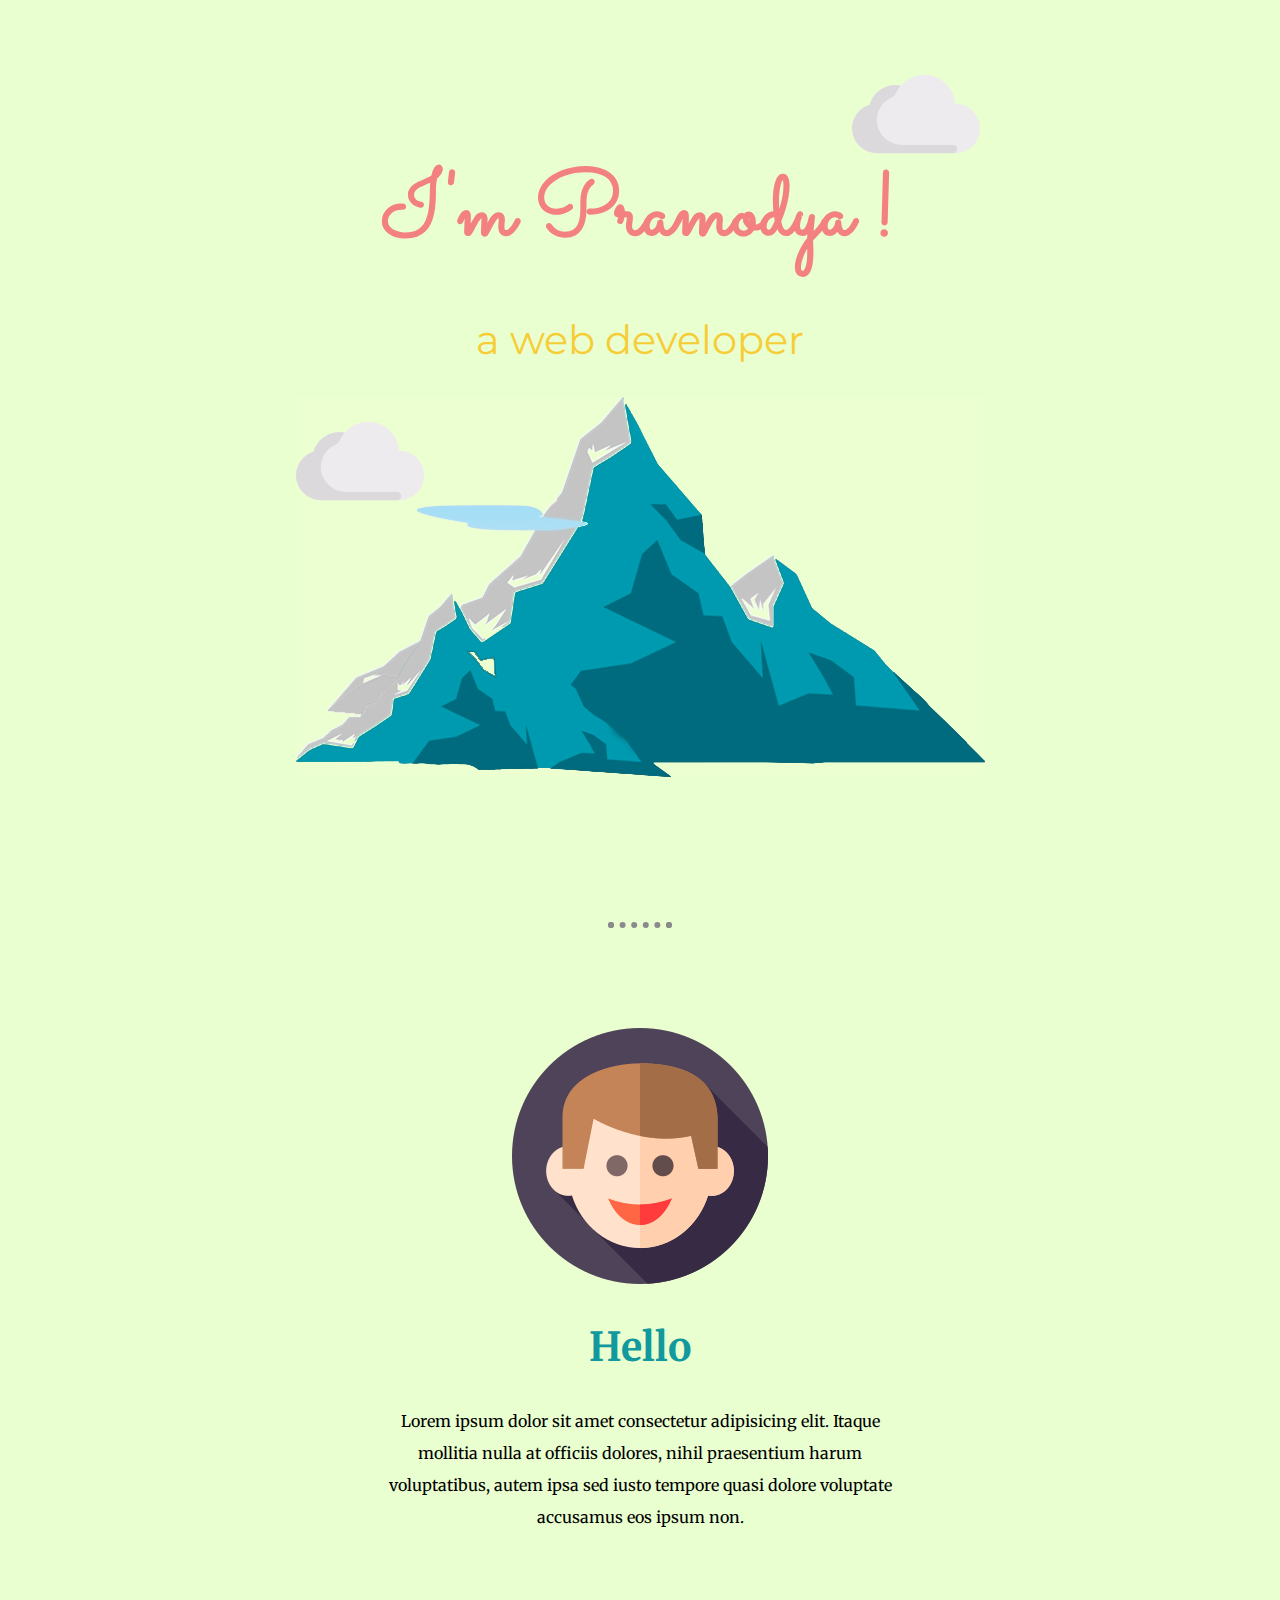
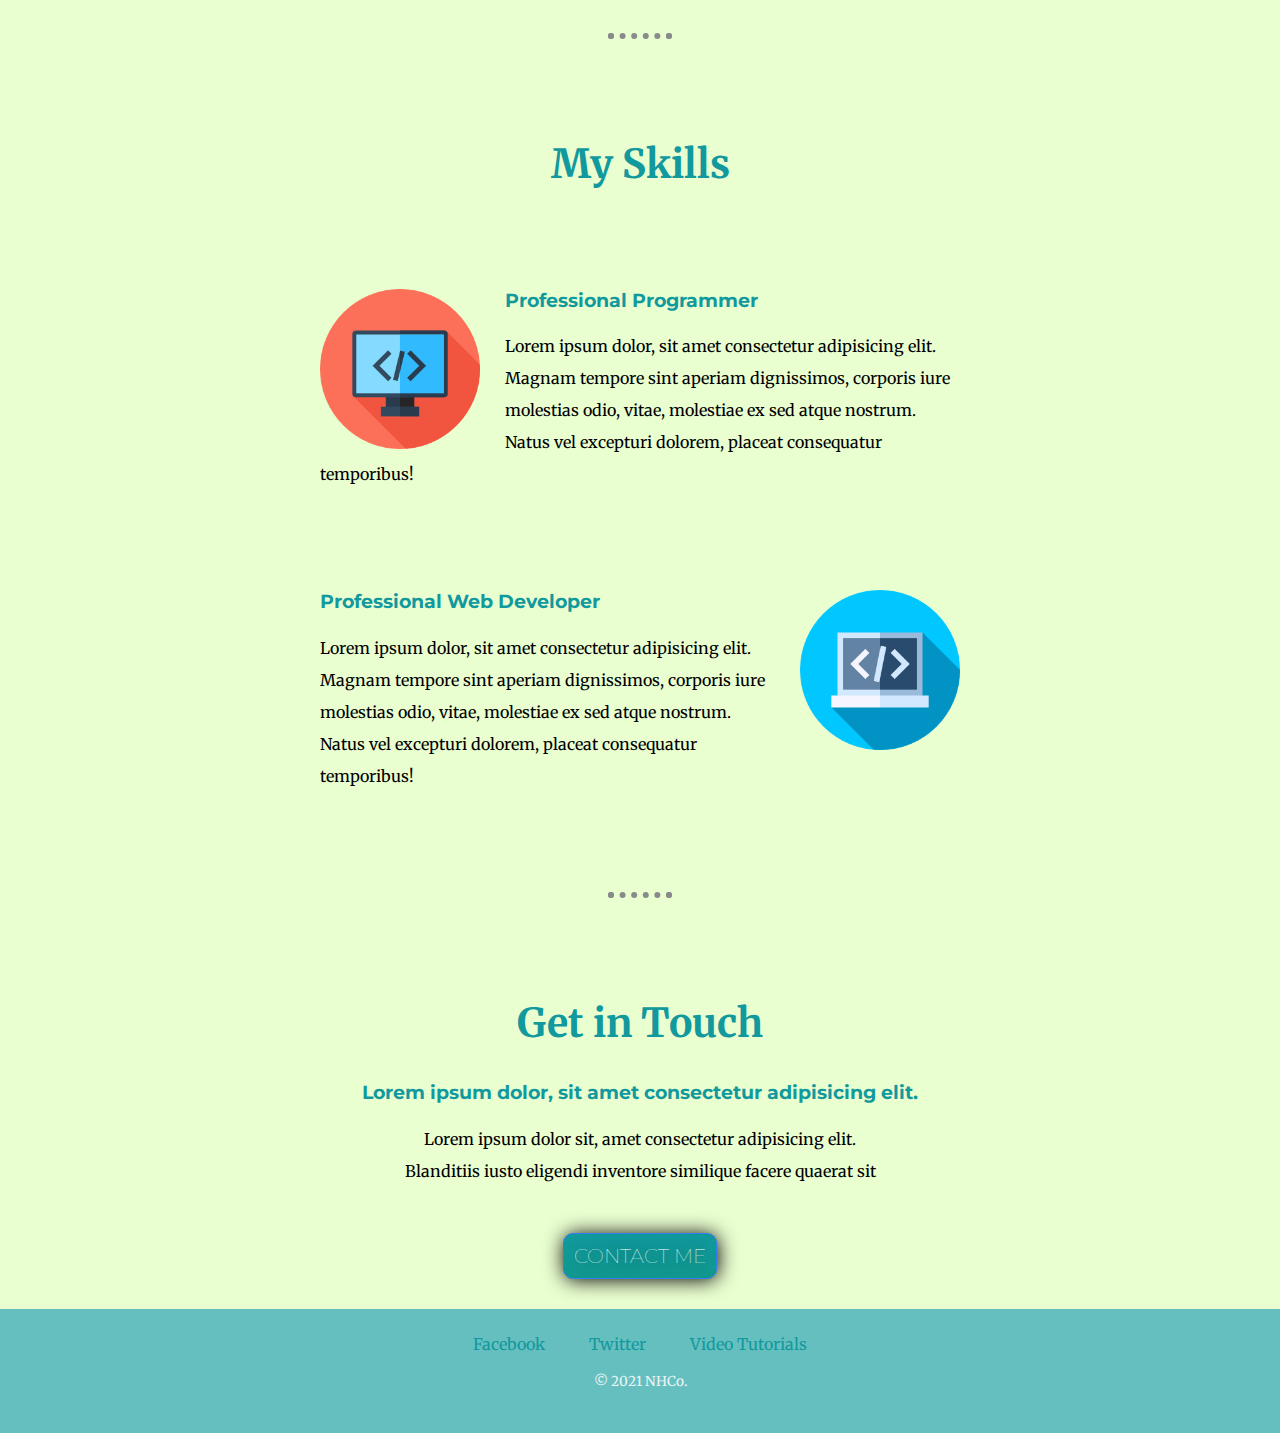
<file: index.html>
<!DOCTYPE html>
<html lang="en">
<head>
    <meta charset="UTF-8">
    <meta http-equiv="X-UA-Compatible" content="IE=edge">
    <meta name="viewport" content="width=device-width, initial-scale=1.0">
    <title>Index Page</title>    
    <link rel="icon" href="favicon.ico" type="image/x-icon">
    <link rel="preconnect" href="https://fonts.gstatic.com">
    <link href="https://fonts.googleapis.com/css2?family=Merriweather:wght@400;700&family=Montserrat:wght@400;500&family=Sacramento&display=swap" rel="stylesheet">
    <link rel="stylesheet" href="css/style.css">
</head>
<body >
    <div class="top">
        <img class="tp-cloud" src="images/cloud.png" alt="cloud image" >
        <h1>I'm Pramodya !</h1>
        <h2 class="intro">a web developer</h2>
        <img class="bt-cloud" src="images/cloud.png" alt="cloud image">
        <img class="mount" src="images/mount3.png" alt="mountains image">
    </div>
    <br><br><hr>
    <div class="mc">
        <div class="profile">
            <img src="images/face.png" alt="face" >
            <h2>Hello</h2>
            <p class="intro-pr">Lorem ipsum dolor sit amet consectetur adipisicing elit. Itaque mollitia nulla at officiis dolores, nihil praesentium harum voluptatibus, autem ipsa sed iusto tempore quasi dolore voluptate accusamus eos ipsum non.</p>
        </div>
        <hr>
        <div class="skills">
            <h2>My Skills</h2>
            <div class="skill-raw">
                <img class="proimg" src="images/pro.png" alt="skills">
                <h3>Professional Programmer</h3>
                <p>Lorem ipsum dolor, sit amet consectetur adipisicing elit. Magnam tempore sint aperiam dignissimos, corporis iure molestias odio, vitae, molestiae ex sed atque nostrum. Natus vel excepturi dolorem, placeat consequatur temporibus!</p>
            </div>
            <div class="skill-raw">
                <img class="webimg" src="images/web.png" alt="">
                <h3>Professional Web Developer</h3>
                <p>Lorem ipsum dolor, sit amet consectetur adipisicing elit. Magnam tempore sint aperiam dignissimos, corporis iure molestias odio, vitae, molestiae ex sed atque nostrum. Natus vel excepturi dolorem, placeat consequatur temporibus!</p>
            </div>
        </div>
        <hr>
        <div class="contact-me">
            <h2>Get in Touch</h2>
            <h3>Lorem ipsum dolor, sit amet consectetur adipisicing elit.</h3>
            <p>Lorem ipsum dolor sit, amet consectetur adipisicing elit.<br>
                 Blanditiis iusto eligendi inventore similique facere quaerat sit</p>
            <a class="btn" href="mailto:pramodyar@nh-co.lk">CONTACT ME</a>
        </div>
    </div>
    <div class="bc">
            <a class="footer-link" href="">Facebook</a>
            <a class="footer-link" href="">Twitter</a>
            <a class="footer-link" href="vid-t.html">Video Tutorials</a>
            <p class="f-date">© 2021 NHCo.</p>
    </div>      
</body>
</html>
</file>
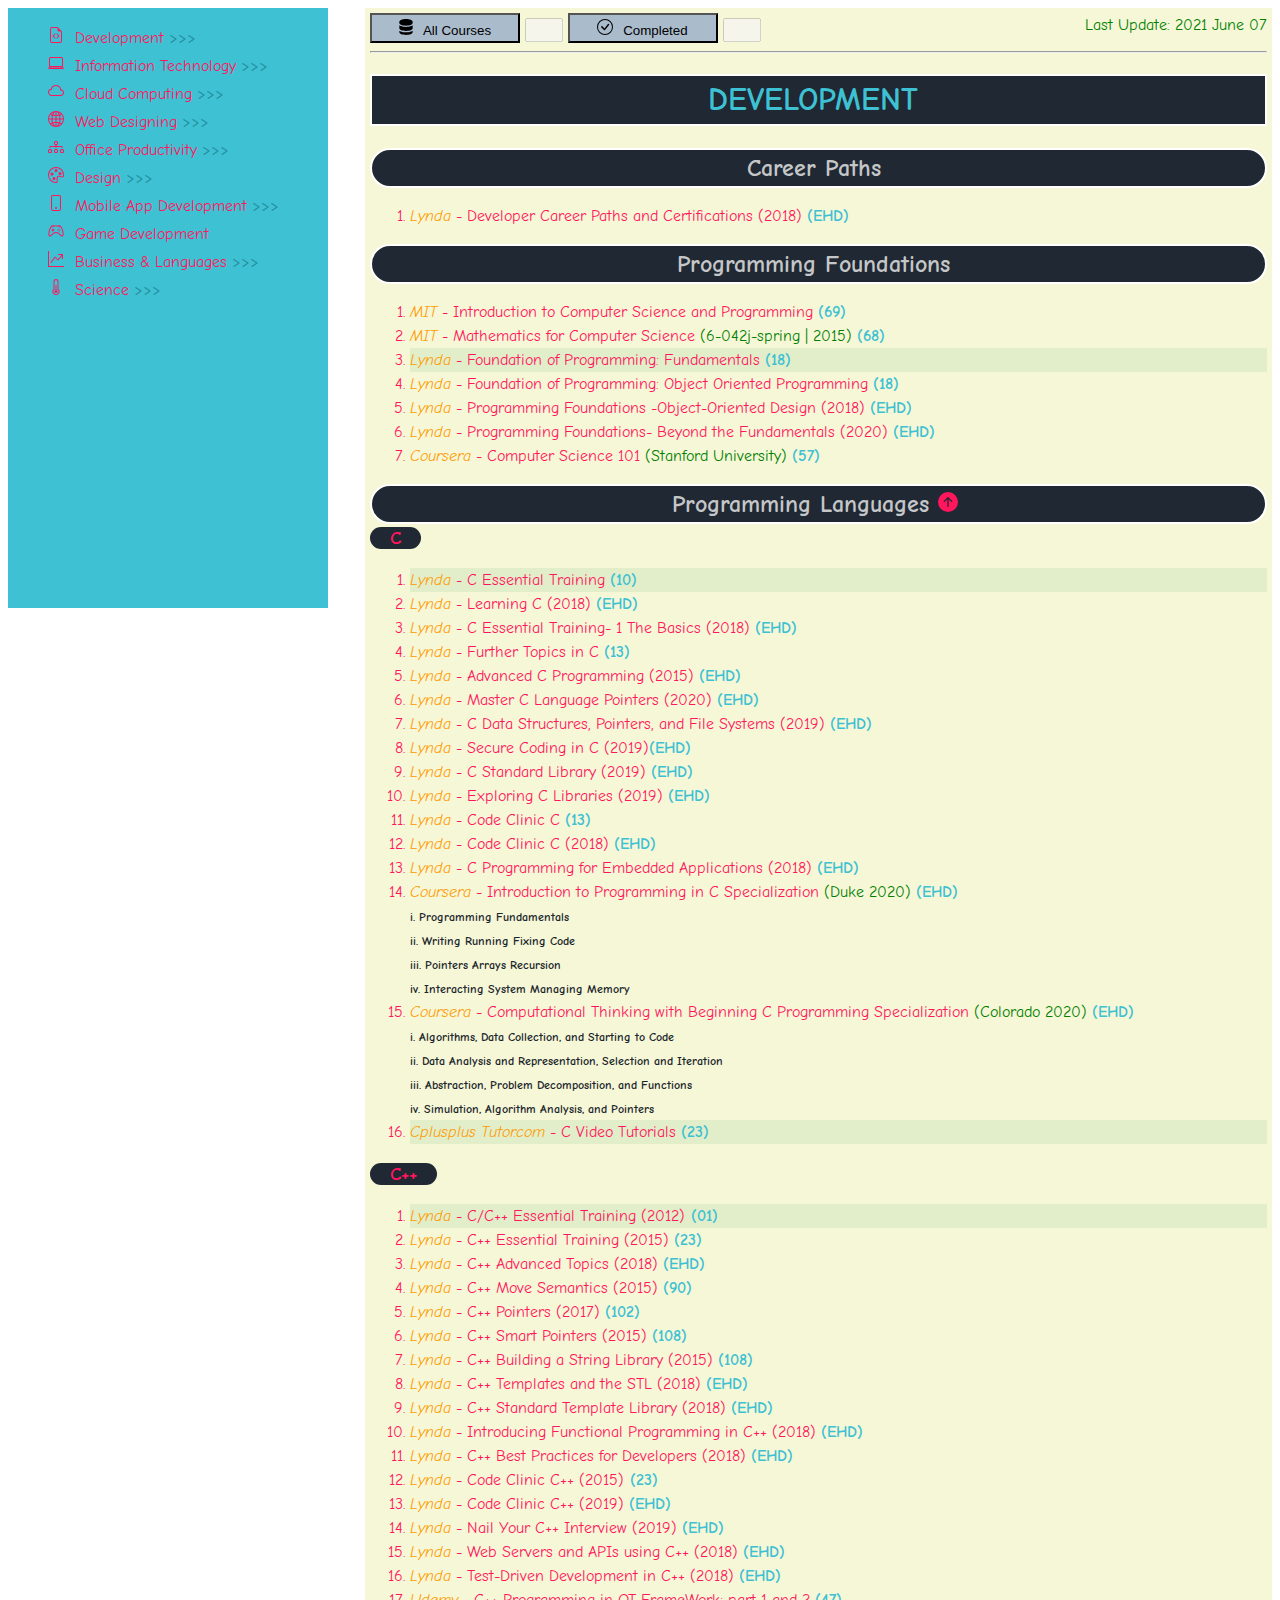
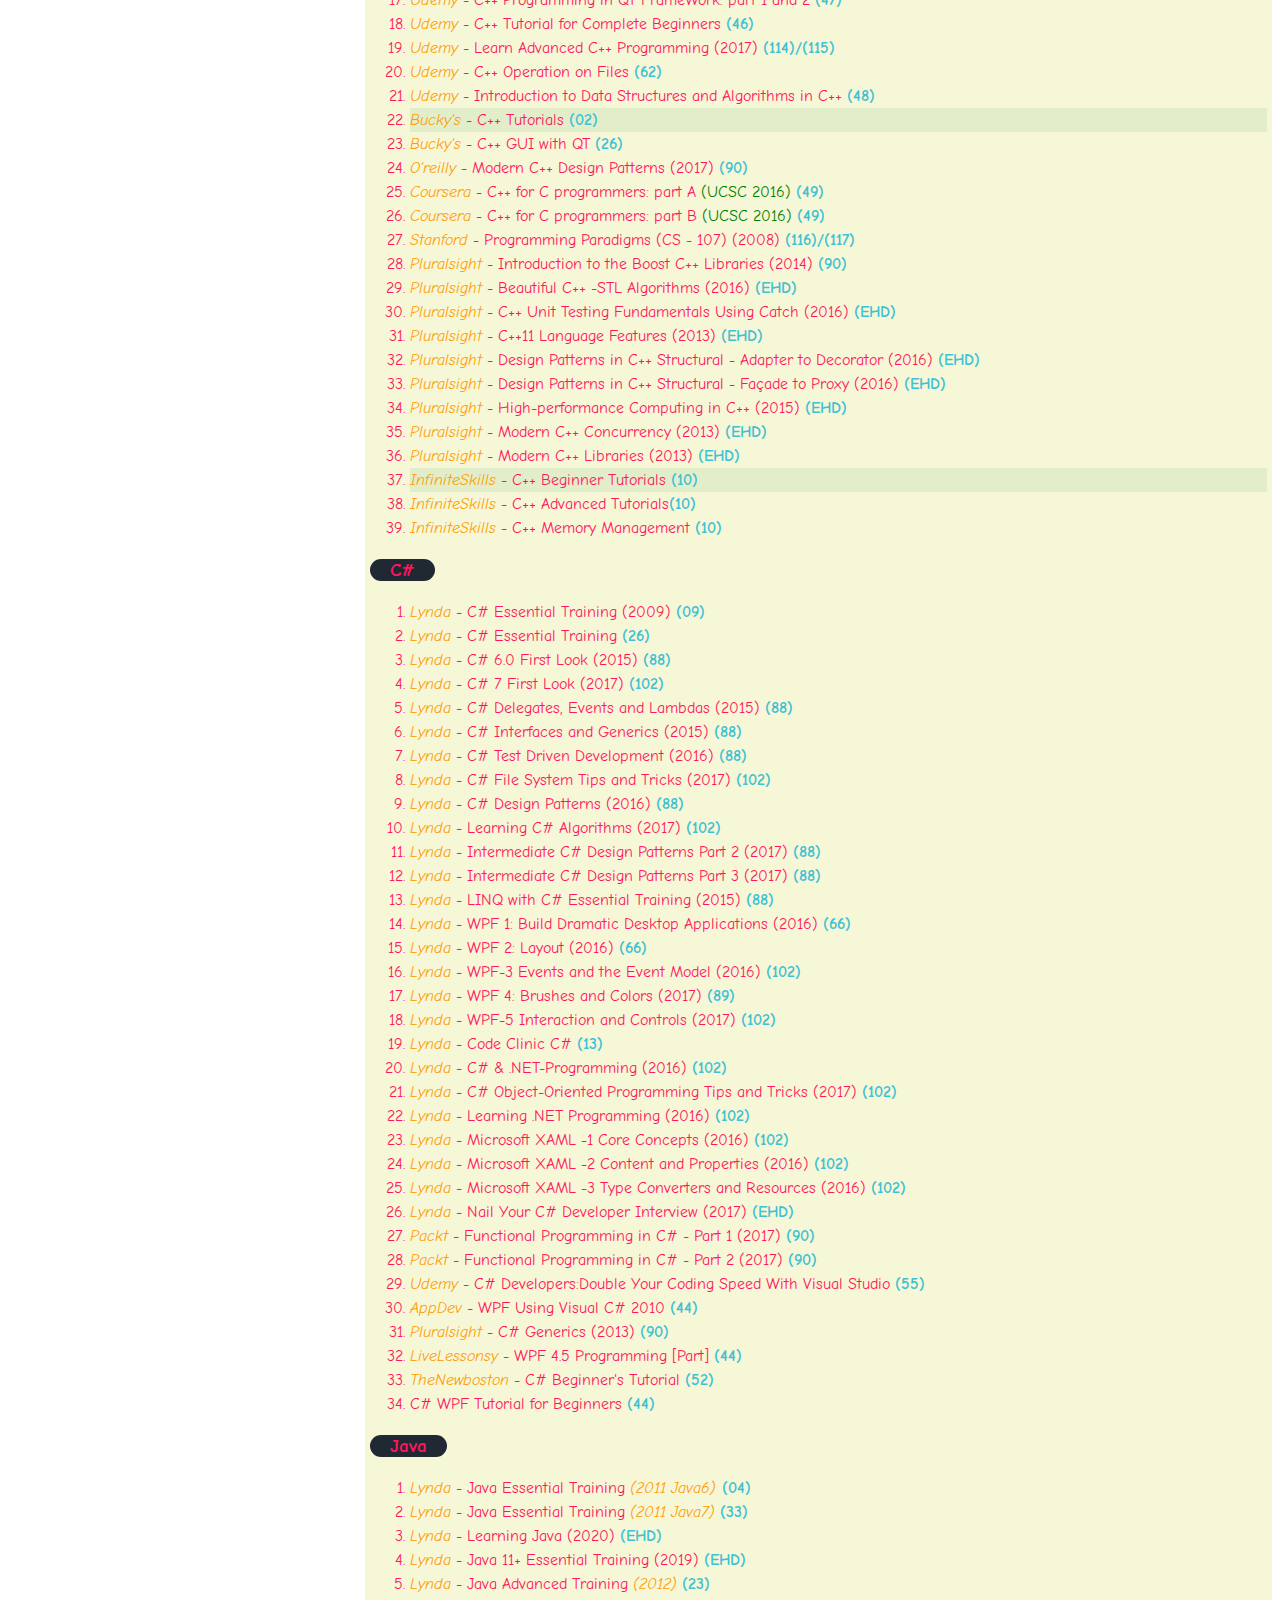
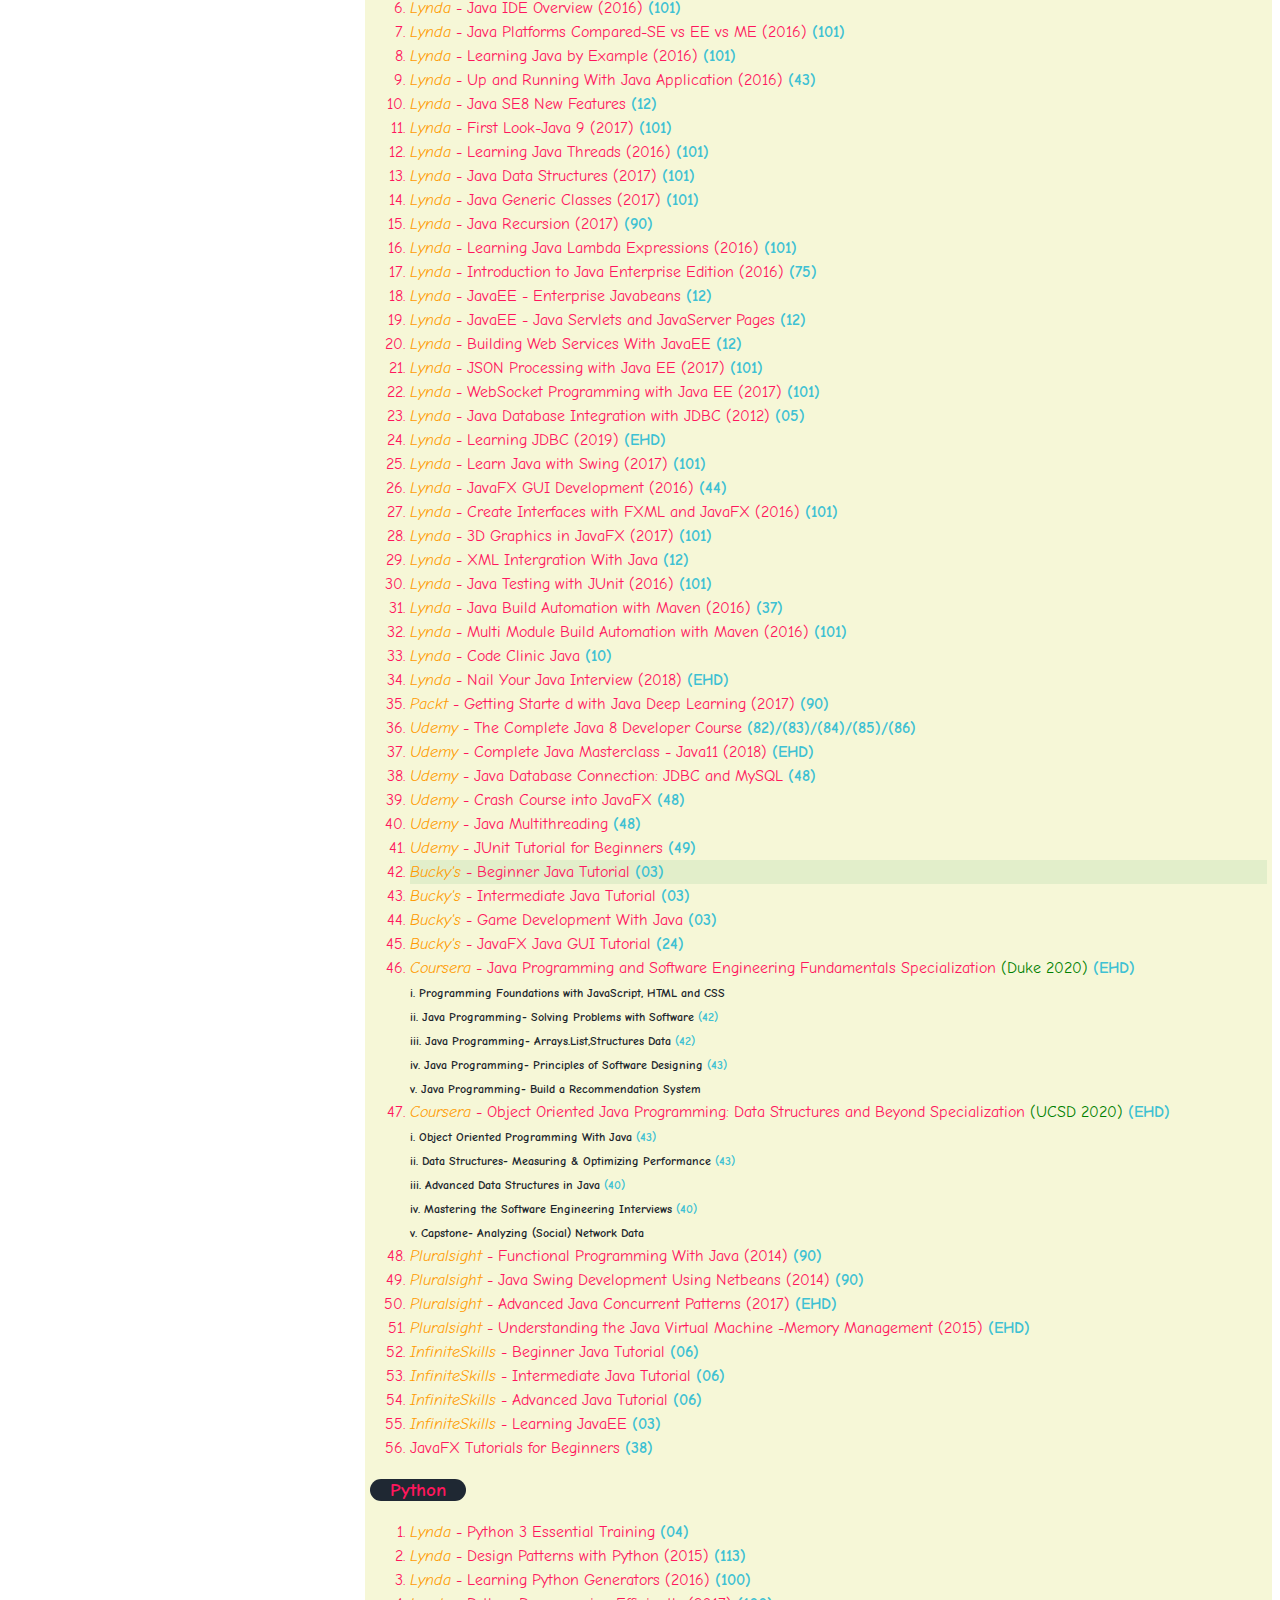
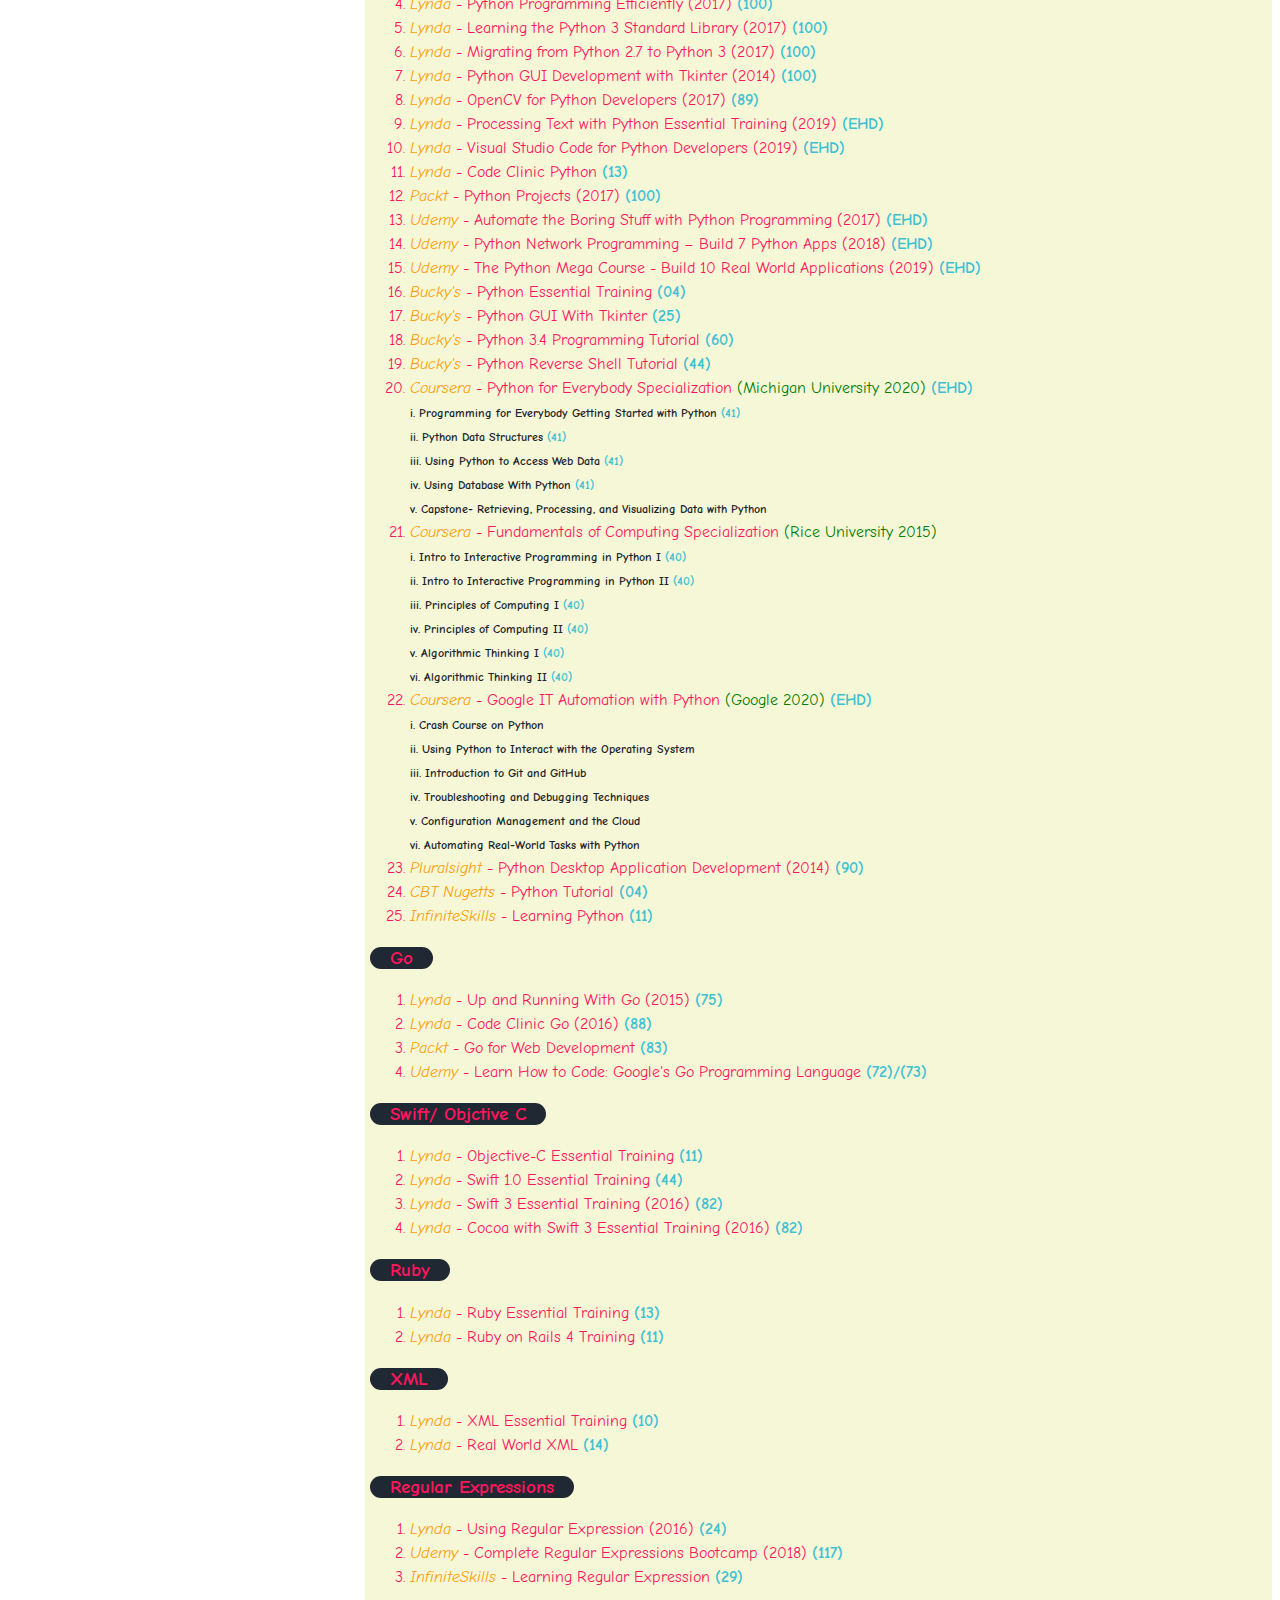
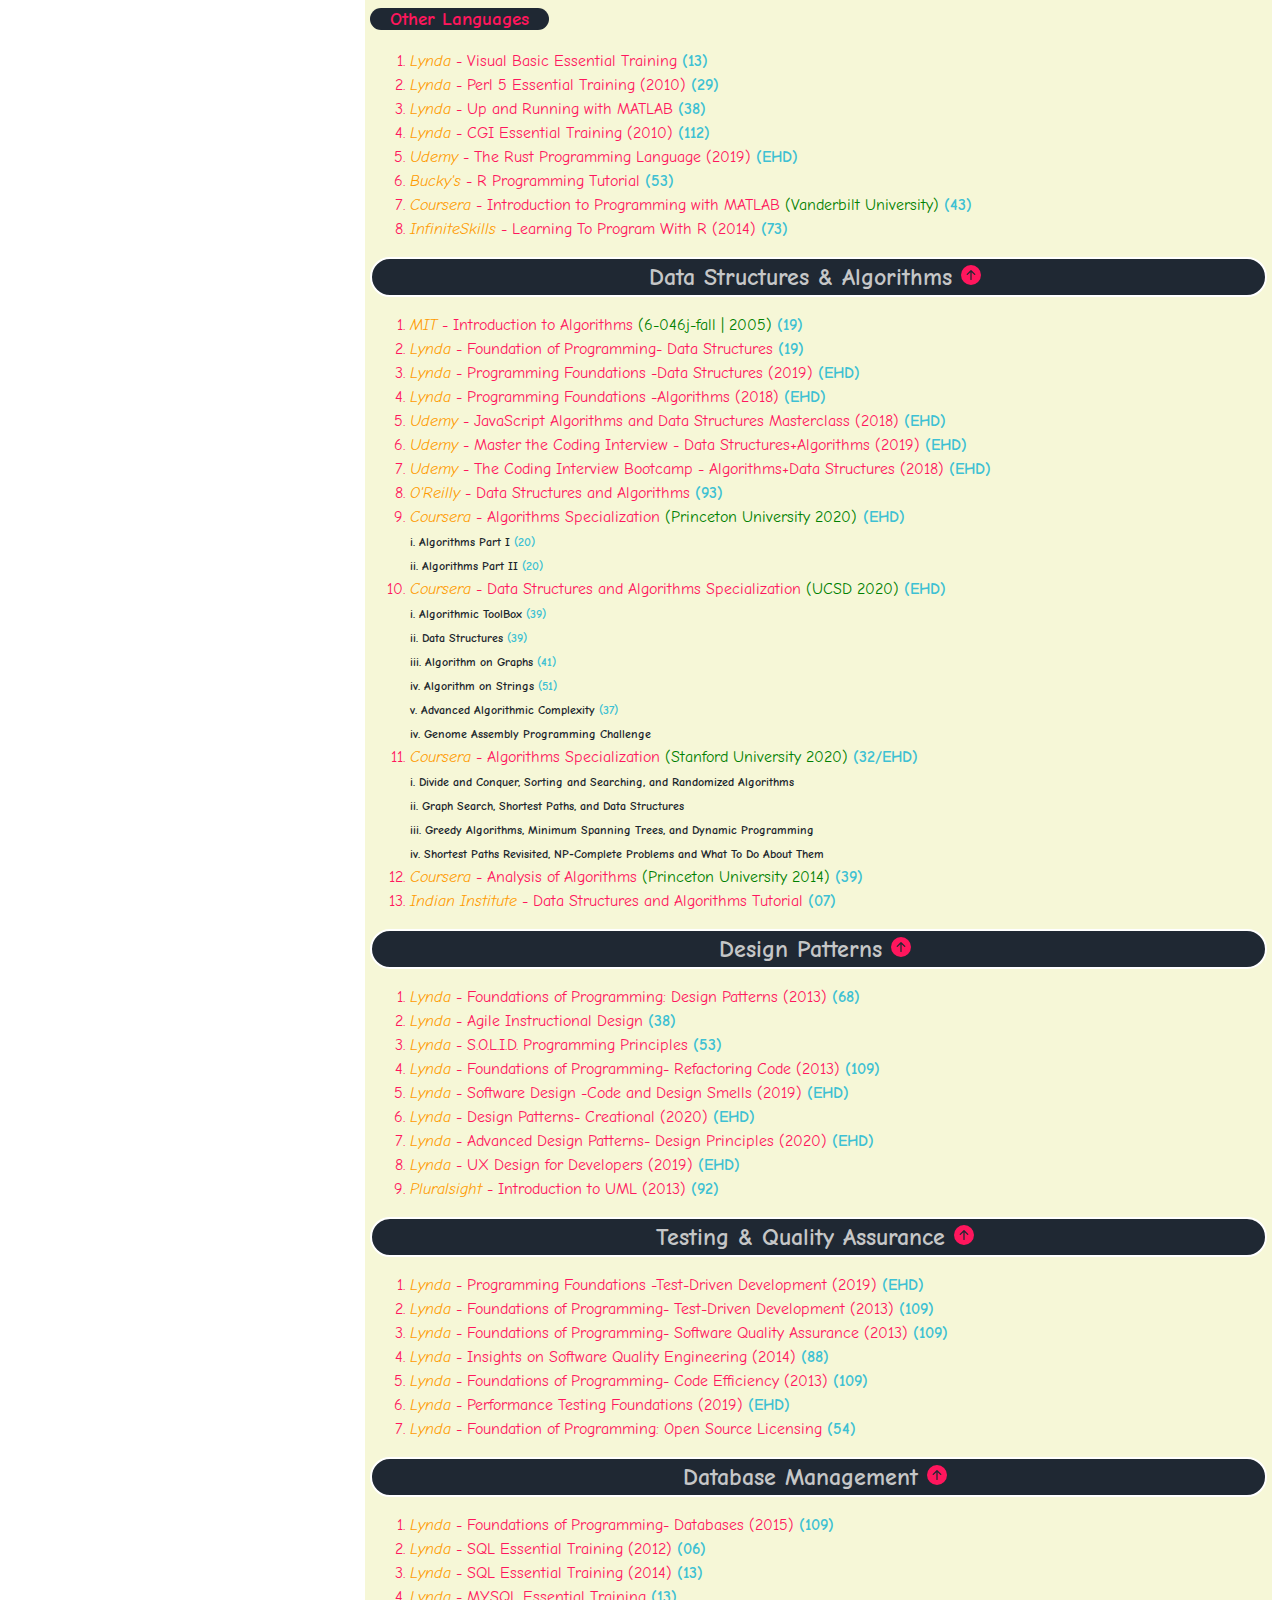
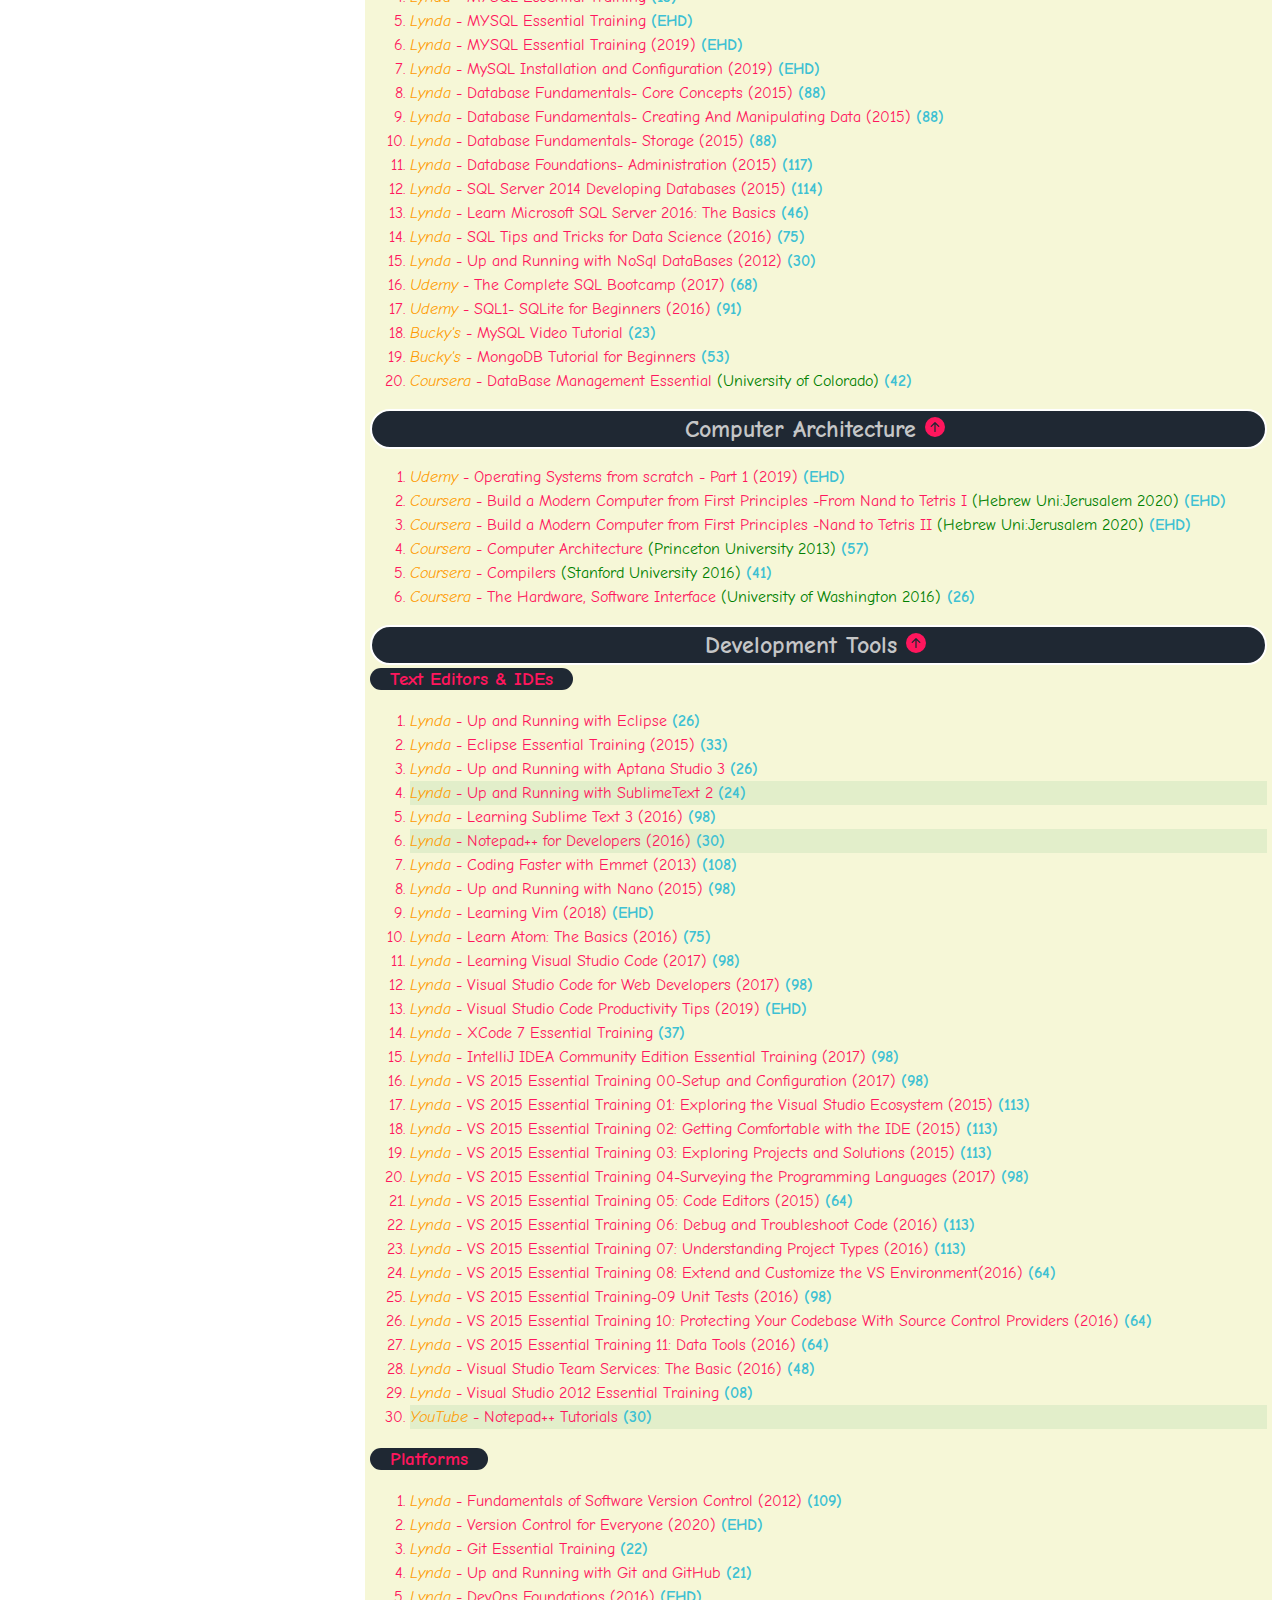
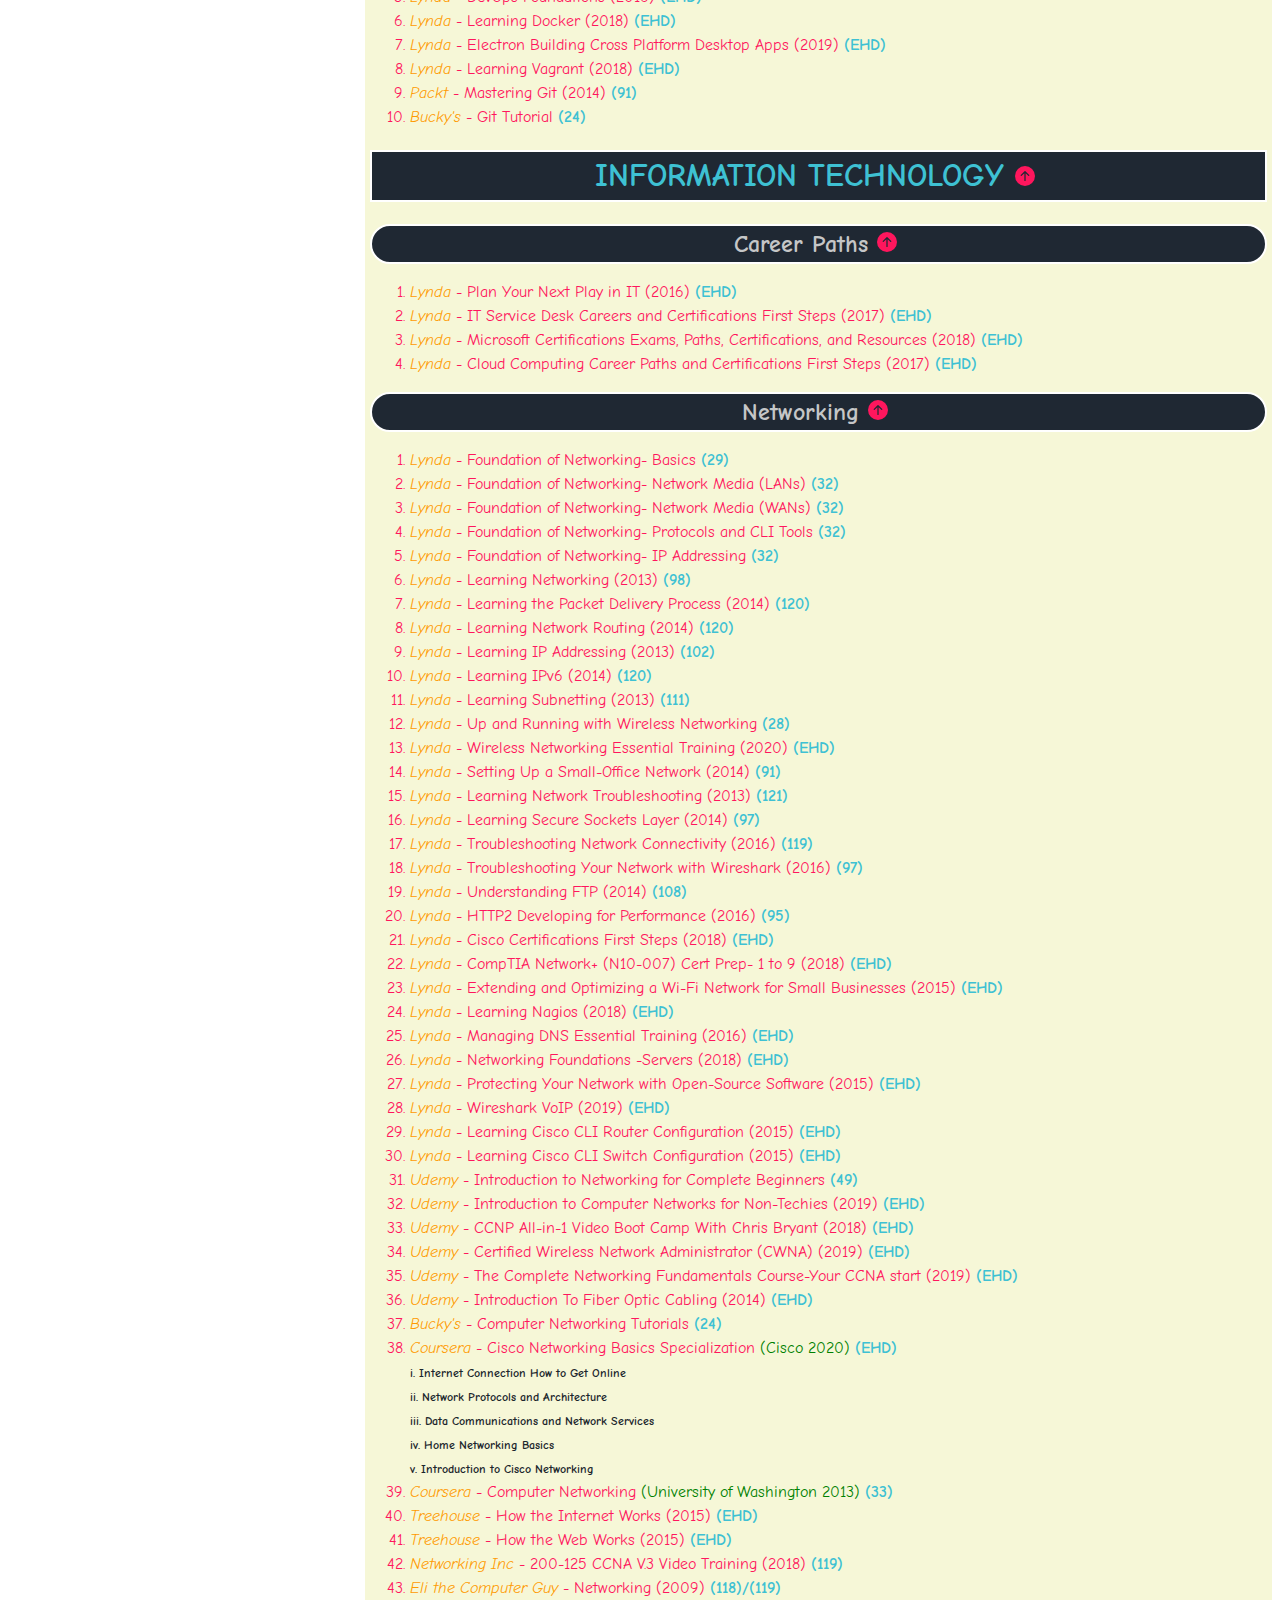
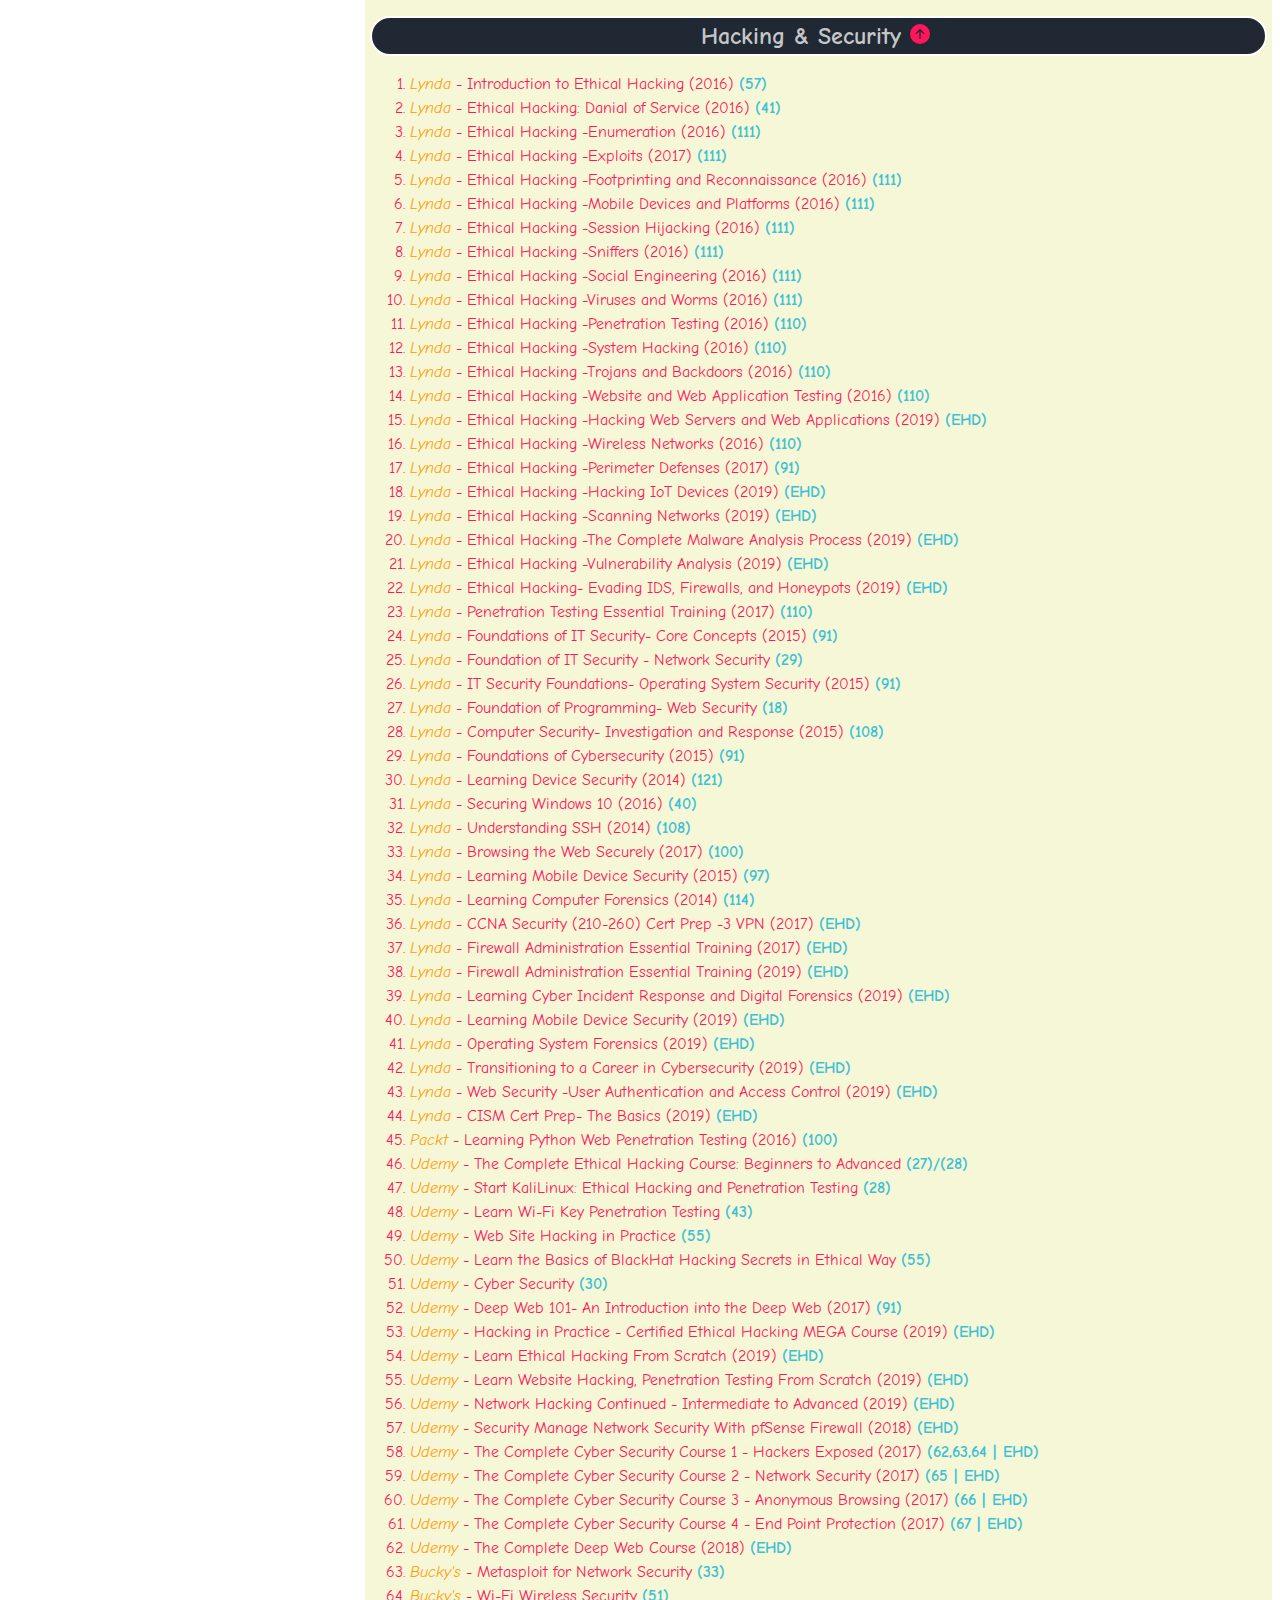
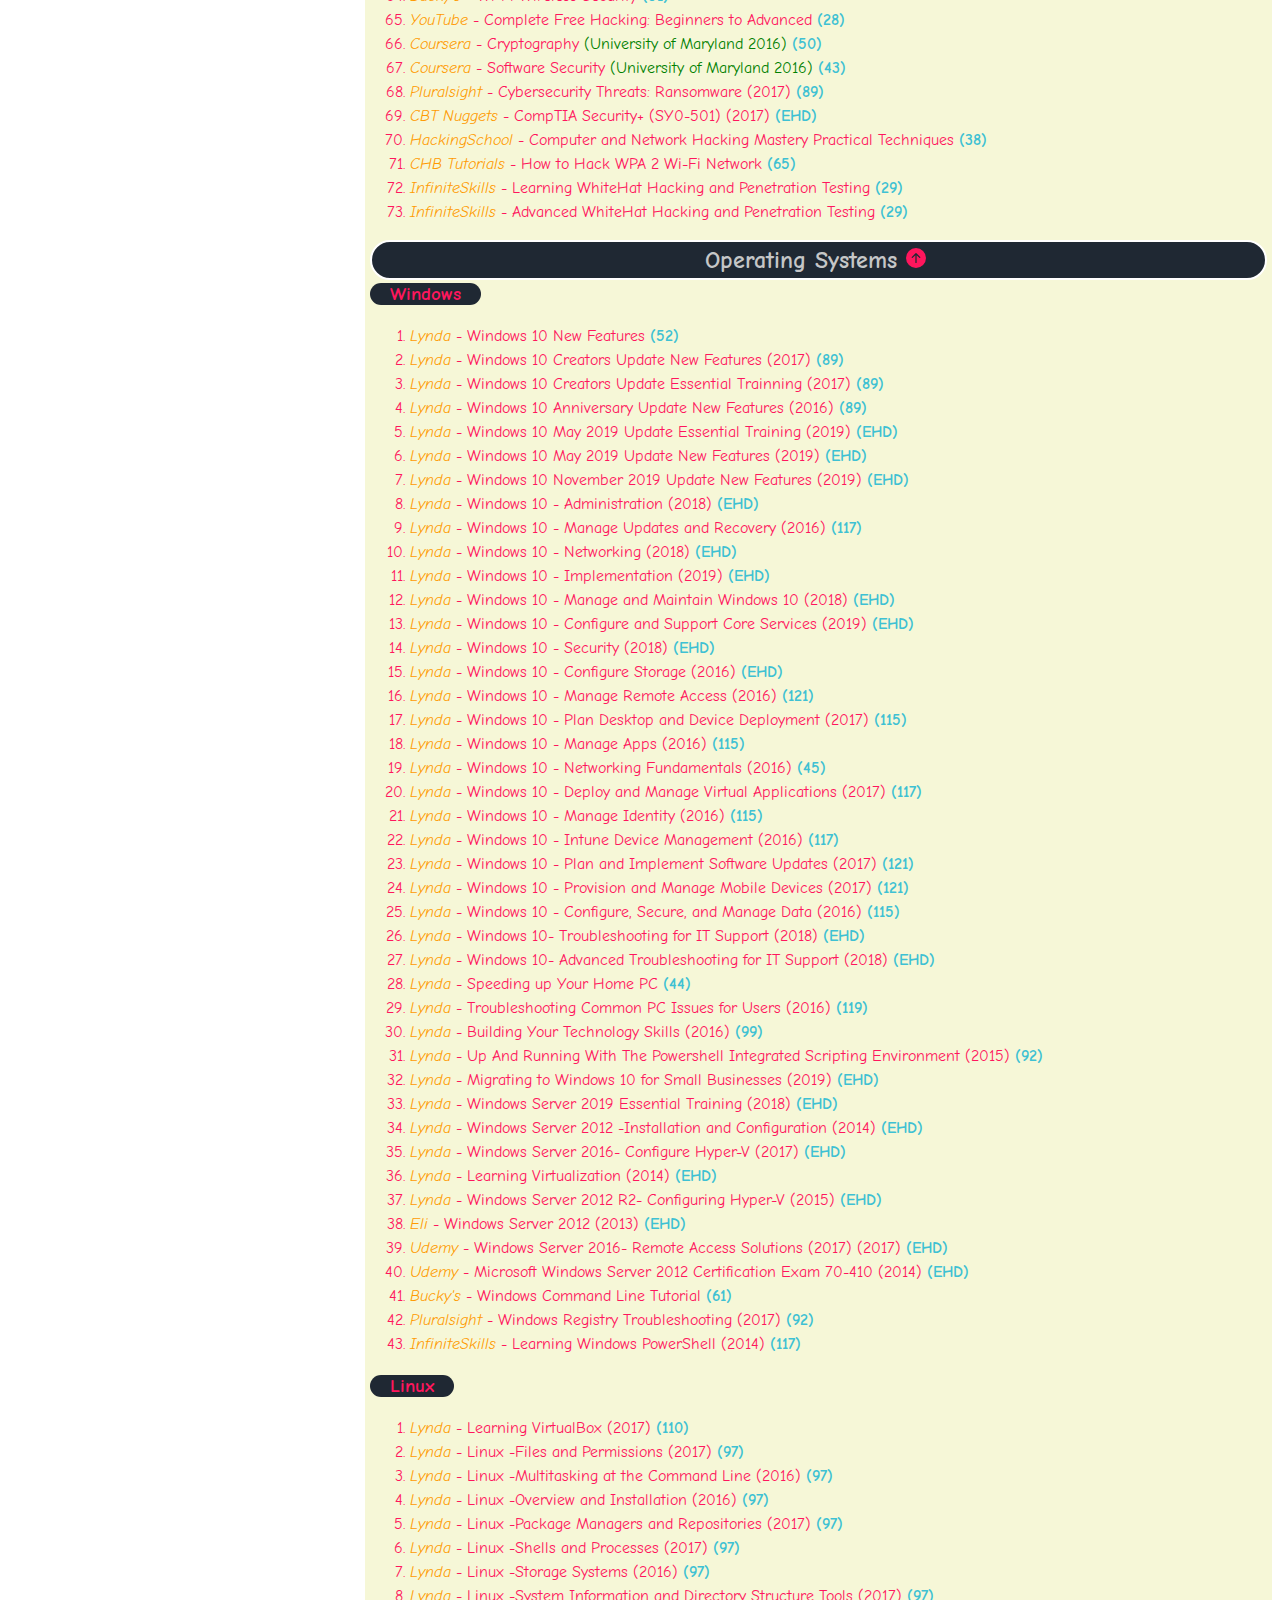
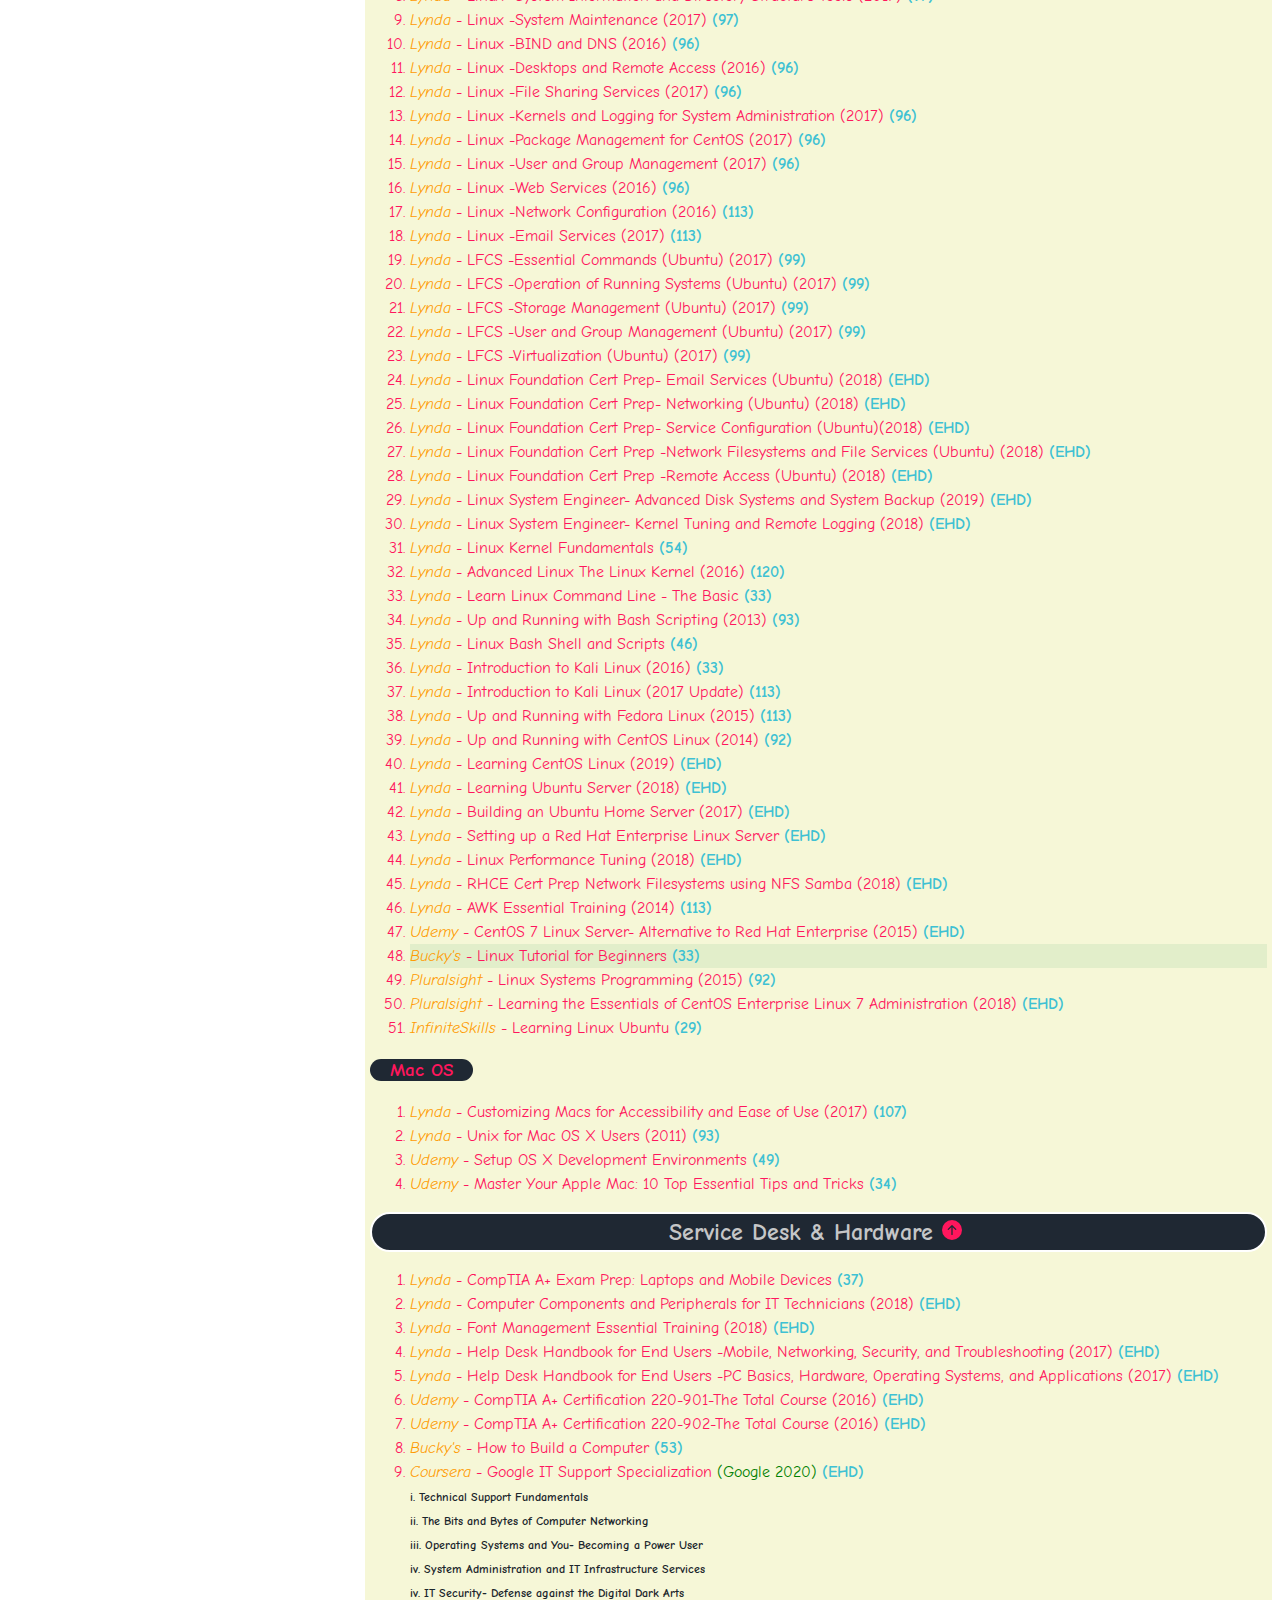
<file: vid-t.html>
<!DOCTYPE html>
<html lang="en">
    <head>
        <meta charset="utf-8">
        <title>Complete Video Tutorials List</title>
		<link rel="preconnect" href="https://fonts.gstatic.com">
        <link href="https://fonts.googleapis.com/css2?family=Comic+Neue&display=swap" rel="stylesheet">
        <style>
            nav {
                font-family: 'comic sans ms','Comic Neue', cursive,sans-serif;
                width: 25%;
                background-color: #3ec1d3	;
                overflow: auto;
                height: 600px;
                position: fixed;
                line-height: 175%;
				color: #ff165d
			}	
			nav ul {
				text-decoration:none;
			}
            
            a {color: #ff165d;}
            a {text-decoration: none;}
            a:visited {color: #ff165d }
            ul {display: none;list-style: square;}
            ol > li:hover > ul {display: block;}
            nav li:hover > span {display: none;}
            ol > li:hover > a {background-color: rgba(233, 235, 233, 0.3);} 
            ul > li:hover > a { background-color: rgba(233, 235, 233, 0.3); }
            nav button {color: red; font-weight: bold;font-size:12px;}
            nav span {color: rgb(37, 143, 161);}
			#doc span {color:green;}
			#doc .crr{font-size:12px;color:#1b262c;font-weight:bold;}
            
            div {
                float: right;width: 71%;
                background-color: #f6f7d7;
                padding: 5px;
                font-family: 'comic sans ms','Comic Neue', cursive, sans-serif;
                line-height: 1.5;
				color: #ff165d;
            }
                h1 {text-align: center;color: #3ec1d3;border: 2px solid white;background-color: #1f2833;position:sticky;top: -1px; }
                h2 {text-align: center;color: #c5c6c7;border: 2px solid white;background-color: #1f2833;border-radius: 30px;padding:0 10px;margin: 0 auto;}
				h3 {background-color:#1f2833;width: 200px;padding: 0 20px;display: inline; border-radius: 30px;}
                i {color:  #ff9a00;}
                em {color: green}
				b  {color: #3ec1d3}
                div button {width: 150px;height: 30px;background-color: #aabbcc;display: inline;padding: 4px;}
                input {font-family: Consolas;font-size: 16px;font-weight: bold;width: 30px;}
                .finished {background-color: rgba(149, 206, 149, 0.2);}
                .but-spn {float:right;color: black;}
                div span {color: #800080;}	
				svg {padding: 0 6px 0 0 ;}
				
				
            
        </style>
    </head>
    <body>
        <nav >
			<ol style="list-style-type: none">
				<li><a href="#dlp" ><svg xmlns="http://www.w3.org/2000/svg" width="16" height="16" fill="currentColor" class="bi bi-file-earmark-code" viewBox="0 0 16 16">
  <path d="M14 4.5V14a2 2 0 0 1-2 2H4a2 2 0 0 1-2-2V2a2 2 0 0 1 2-2h5.5L14 4.5zm-3 0A1.5 1.5 0 0 1 9.5 3V1H4a1 1 0 0 0-1 1v12a1 1 0 0 0 1 1h8a1 1 0 0 0 1-1V4.5h-2z"/>
  <path d="M8.646 6.646a.5.5 0 0 1 .708 0l2 2a.5.5 0 0 1 0 .708l-2 2a.5.5 0 0 1-.708-.708L10.293 9 8.646 7.354a.5.5 0 0 1 0-.708zm-1.292 0a.5.5 0 0 0-.708 0l-2 2a.5.5 0 0 0 0 .708l2 2a.5.5 0 0 0 .708-.708L5.707 9l1.647-1.646a.5.5 0 0 0 0-.708z"/>
</svg> Development&nbsp</a><span>>>></span>
					<ul>
						<li><a href="#cp" >Career Paths</a></li>
						<li><a href="#pf" >Programming Foundation</a></li>
						<li> <a href="#pl" >Programming Languages&nbsp</a><button onclick=change(this)>+</button>
							<ul>
								<li><a href="#c" >C</a></li>
								<li><a href="#cpp">C++ 	</a></li>
								<li><a href="#csh" >C# </a></li> 
								<li><a href="#java" >Java </a></li> 
								<li><a href="#py" >Python </a></li> 
								<li><a href="#go" >Go </a></li> 
								<li><a href="#sw" >Swift / IOS </a> </li>
								<li><a href="#rb" >Ruby </a></li>
								<li><a href="#xml" >XML</a> </li>
								<li><a href="#regx" >Regular Expression</a> </li>
								<li><a href="#other" >Other Languages</a> </li>
							</ul>
						</li>
						<li><a href="#dsa" >Data Structres and Algorithms</a></li>
						<li><a href="#dp" >Design Patterns</a></li>
						<li><a href="#tqa" >Testing & Quality Assurance</a></li>
						<li><a href="#dm" >Database Management</a></li>
						<li><a href="#ca" >Computer Architecture</a></li>
						<li><a href="#dt" >Development Tools&nbsp</a><button onclick=change(this)>+</button>
							<ul>
								<li><a href="#tei" >Text Editors & IDEs</a></li>
								<li><a href="#plt" >Platforms</a></li>
							</ul>
						</li>
					</ul>
					</ul>
				</li>
			    <li><a href="#it" ><svg xmlns="http://www.w3.org/2000/svg" width="16" height="16" fill="currentColor" class="bi bi-laptop" viewBox="0 0 16 16">
  <path d="M13.5 3a.5.5 0 0 1 .5.5V11H2V3.5a.5.5 0 0 1 .5-.5h11zm-11-1A1.5 1.5 0 0 0 1 3.5V12h14V3.5A1.5 1.5 0 0 0 13.5 2h-11zM0 12.5h16a1.5 1.5 0 0 1-1.5 1.5h-13A1.5 1.5 0 0 1 0 12.5z"/>
</svg> Information Technology&nbsp</a><span>>>></span>
                	<ul>
                	    <li><a href="#itcp" >IT Career Paths</a></li> 
                	    <li><a href="#nw" >Networking</a></li>
                        <li><a href="#hs">Hacking and Security</a></li>
                        <li> <a href="#os" >Operating Systems&nbsp</a><button onclick=change(this)>+</button>
							<ul>
							    <li><a href="#win" >Windows</a> </li>
							    <li><a href="#lnx" >Linux</a> </li>
							    <li><a href="#mac" >Mac OS</a> </li>
							</ul>
						</li>
                	    <li><a href="#sdh" >Service desk and Hardware</a></li> 
                	    <li><a href="#ies" >IOT & Embedded Systems </a></li> 
                	    <li><a href="#nt" >New Technologies</a></li> 
                	    <li><a href="#sme" >Social Media & e-Moeny </a></li> 
                	</ul>
                </li>
				<li><a href="#cc" ><svg xmlns="http://www.w3.org/2000/svg" width="16" height="16" fill="currentColor" class="bi bi-cloud" viewBox="0 0 16 16">
  <path d="M4.406 3.342A5.53 5.53 0 0 1 8 2c2.69 0 4.923 2 5.166 4.579C14.758 6.804 16 8.137 16 9.773 16 11.569 14.502 13 12.687 13H3.781C1.708 13 0 11.366 0 9.318c0-1.763 1.266-3.223 2.942-3.593.143-.863.698-1.723 1.464-2.383zm.653.757c-.757.653-1.153 1.44-1.153 2.056v.448l-.445.049C2.064 6.805 1 7.952 1 9.318 1 10.785 2.23 12 3.781 12h8.906C13.98 12 15 10.988 15 9.773c0-1.216-1.02-2.228-2.313-2.228h-.5v-.5C12.188 4.825 10.328 3 8 3a4.53 4.53 0 0 0-2.941 1.1z"/>
</svg> Cloud Computing&nbsp</a><span>>>></span>
					<ul>
						<li><a href="#cfd" >Fundamentals</a> </li>
						<li><a href="#aws" >AWS</a> </li>
						<li><a href="#gcl" >Google Cloud</a> </li>
						<li><a href="#azr" >Microsoft Azure</a> </li>
						<li><a href="#o365" >Office 365 </a><button onclick=change(this)>+</button>
							<ul>
								<li><a href="#oad" >Administration</a> </li>
							    <li><a href="#oex" >Exchange</a> </li>
							    <li><a href="#osot" >Sharepoint,Onedrive,Teams</a> </li>
							    <li><a href="#otrb" >Troubleshooting</a> </li>
							</ul>
						</li>
					</ul>
				</li>
                <li><a href="#wb" ><svg xmlns="http://www.w3.org/2000/svg" width="16" height="16" fill="currentColor" class="bi bi-globe2" viewBox="0 0 16 16">
  <path d="M0 8a8 8 0 1 1 16 0A8 8 0 0 1 0 8zm7.5-6.923c-.67.204-1.335.82-1.887 1.855-.143.268-.276.56-.395.872.705.157 1.472.257 2.282.287V1.077zM4.249 3.539c.142-.384.304-.744.481-1.078a6.7 6.7 0 0 1 .597-.933A7.01 7.01 0 0 0 3.051 3.05c.362.184.763.349 1.198.49zM3.509 7.5c.036-1.07.188-2.087.436-3.008a9.124 9.124 0 0 1-1.565-.667A6.964 6.964 0 0 0 1.018 7.5h2.49zm1.4-2.741a12.344 12.344 0 0 0-.4 2.741H7.5V5.091c-.91-.03-1.783-.145-2.591-.332zM8.5 5.09V7.5h2.99a12.342 12.342 0 0 0-.399-2.741c-.808.187-1.681.301-2.591.332zM4.51 8.5c.035.987.176 1.914.399 2.741A13.612 13.612 0 0 1 7.5 10.91V8.5H4.51zm3.99 0v2.409c.91.03 1.783.145 2.591.332.223-.827.364-1.754.4-2.741H8.5zm-3.282 3.696c.12.312.252.604.395.872.552 1.035 1.218 1.65 1.887 1.855V11.91c-.81.03-1.577.13-2.282.287zm.11 2.276a6.696 6.696 0 0 1-.598-.933 8.853 8.853 0 0 1-.481-1.079 8.38 8.38 0 0 0-1.198.49 7.01 7.01 0 0 0 2.276 1.522zm-1.383-2.964A13.36 13.36 0 0 1 3.508 8.5h-2.49a6.963 6.963 0 0 0 1.362 3.675c.47-.258.995-.482 1.565-.667zm6.728 2.964a7.009 7.009 0 0 0 2.275-1.521 8.376 8.376 0 0 0-1.197-.49 8.853 8.853 0 0 1-.481 1.078 6.688 6.688 0 0 1-.597.933zM8.5 11.909v3.014c.67-.204 1.335-.82 1.887-1.855.143-.268.276-.56.395-.872A12.63 12.63 0 0 0 8.5 11.91zm3.555-.401c.57.185 1.095.409 1.565.667A6.963 6.963 0 0 0 14.982 8.5h-2.49a13.36 13.36 0 0 1-.437 3.008zM14.982 7.5a6.963 6.963 0 0 0-1.362-3.675c-.47.258-.995.482-1.565.667.248.92.4 1.938.437 3.008h2.49zM11.27 2.461c.177.334.339.694.482 1.078a8.368 8.368 0 0 0 1.196-.49 7.01 7.01 0 0 0-2.275-1.52c.218.283.418.597.597.932zm-.488 1.343a7.765 7.765 0 0 0-.395-.872C9.835 1.897 9.17 1.282 8.5 1.077V4.09c.81-.03 1.577-.13 2.282-.287z"/>
</svg> Web Designing&nbsp</a><span>>>></span>
                	<ul>
                	    <li> <a href="#wb-lg" >Languages&nbsp</a><button onclick=change(this)>+</button>
							<ul>
							    <li><a href="#html" >HTML</a> </li>
							    <li><a href="#css" >CSS</a> </li>
							    <li><a href="#js" >JavaScript</a> </li>
							    <li><a href="#php" >PHP</a> </li>
							    <li><a href="#tpst" >TypeScript</a> </li>
							</ul>
                        </li>
                	    <li> <a href="#wb-lb" >Libraries/APIs/Frameworks&nbsp</a><button onclick=change(this)>+</button>
                    		<ul>
                    		    <li><a href="#jq" >Jquery</a> </li>
                    		    <li><a href="#ajax" >Ajax / Json</a> </li>
							    <li><a href="#bts" >Bootstrap</a> </li>
							    <li><a href="#wp" >WordPress</a> </li>
							    <li><a href="#ang" >Angular</a> </li>
							    <li><a href="#rct" >React</a> </li>
                    		    <li><a href="#node" >Node.js</a> </li>
                    		    <li><a href="#d3">D3.js</a> </li>
							    <li><a href="#asp" >Asp.net</a> </li>
							    <li><a href="#djng" >Django</a> </li>
							</ul>
                        </li>
                	    <li><a href="#wb-fs" >Full-Stuck Development</a> </li>
                	    <li><a href="#wb-sf" >Softwares</a> </li>
                	    <li><a href="#wb-mb" >MobileWeb & Responsive Design</a> </li>
                	</ul>
                </li>
                <li><a href="#op" ><svg xmlns="http://www.w3.org/2000/svg" width="16" height="16" fill="currentColor" class="bi bi-diagram-3" viewBox="0 0 16 16">
  <path fill-rule="evenodd" d="M6 3.5A1.5 1.5 0 0 1 7.5 2h1A1.5 1.5 0 0 1 10 3.5v1A1.5 1.5 0 0 1 8.5 6v1H14a.5.5 0 0 1 .5.5v1a.5.5 0 0 1-1 0V8h-5v.5a.5.5 0 0 1-1 0V8h-5v.5a.5.5 0 0 1-1 0v-1A.5.5 0 0 1 2 7h5.5V6A1.5 1.5 0 0 1 6 4.5v-1zM8.5 5a.5.5 0 0 0 .5-.5v-1a.5.5 0 0 0-.5-.5h-1a.5.5 0 0 0-.5.5v1a.5.5 0 0 0 .5.5h1zM0 11.5A1.5 1.5 0 0 1 1.5 10h1A1.5 1.5 0 0 1 4 11.5v1A1.5 1.5 0 0 1 2.5 14h-1A1.5 1.5 0 0 1 0 12.5v-1zm1.5-.5a.5.5 0 0 0-.5.5v1a.5.5 0 0 0 .5.5h1a.5.5 0 0 0 .5-.5v-1a.5.5 0 0 0-.5-.5h-1zm4.5.5A1.5 1.5 0 0 1 7.5 10h1a1.5 1.5 0 0 1 1.5 1.5v1A1.5 1.5 0 0 1 8.5 14h-1A1.5 1.5 0 0 1 6 12.5v-1zm1.5-.5a.5.5 0 0 0-.5.5v1a.5.5 0 0 0 .5.5h1a.5.5 0 0 0 .5-.5v-1a.5.5 0 0 0-.5-.5h-1zm4.5.5a1.5 1.5 0 0 1 1.5-1.5h1a1.5 1.5 0 0 1 1.5 1.5v1a1.5 1.5 0 0 1-1.5 1.5h-1a1.5 1.5 0 0 1-1.5-1.5v-1zm1.5-.5a.5.5 0 0 0-.5.5v1a.5.5 0 0 0 .5.5h1a.5.5 0 0 0 .5-.5v-1a.5.5 0 0 0-.5-.5h-1z"/>
</svg> Office Productivity&nbsp</a><span>>>></span>
                	<ul >
                	    <li><a href="#ms">Microsoft Office</a></li>
                	    <li><a href="#msp">MS Power Platform</a></li>
                	    <li><a href="#gl">Google Apps</li>
                	    <li><a href="#adb">Adobe Acrobat</li>
                	    <li><a href="#dbx">Dropbox</a></li>
                	    <li><a href="#sap">SAP / QB</a></li>
                	    <li><a href="#olm">Online Meetings</a></li>
                	</ul>
                </li>
                <li><a href="#dsn" ><svg xmlns="http://www.w3.org/2000/svg" width="16" height="16" fill="currentColor" class="bi bi-palette" viewBox="0 0 16 16">
  <path d="M8 5a1.5 1.5 0 1 0 0-3 1.5 1.5 0 0 0 0 3zm4 3a1.5 1.5 0 1 0 0-3 1.5 1.5 0 0 0 0 3zM5.5 7a1.5 1.5 0 1 1-3 0 1.5 1.5 0 0 1 3 0zm.5 6a1.5 1.5 0 1 0 0-3 1.5 1.5 0 0 0 0 3z"/>
  <path d="M16 8c0 3.15-1.866 2.585-3.567 2.07C11.42 9.763 10.465 9.473 10 10c-.603.683-.475 1.819-.351 2.92C9.826 14.495 9.996 16 8 16a8 8 0 1 1 8-8zm-8 7c.611 0 .654-.171.655-.176.078-.146.124-.464.07-1.119-.014-.168-.037-.37-.061-.591-.052-.464-.112-1.005-.118-1.462-.01-.707.083-1.61.704-2.314.369-.417.845-.578 1.272-.618.404-.038.812.026 1.16.104.343.077.702.186 1.025.284l.028.008c.346.105.658.199.953.266.653.148.904.083.991.024C14.717 9.38 15 9.161 15 8a7 7 0 1 0-7 7z"/>
</svg> Design&nbsp</a><span>>>></span>
					<ul>
						<li><a href="#gd">Graphic Design</a></li>
						<li><a href="#3d">3D Modeling</a></li>
						<li><a href="#ave">Animation & Video Editing</a></li>
					</ul>
                <li><a href="#mad" ><svg xmlns="http://www.w3.org/2000/svg" width="16" height="16" fill="currentColor" class="bi bi-phone" viewBox="0 0 16 16">
  <path d="M11 1a1 1 0 0 1 1 1v12a1 1 0 0 1-1 1H5a1 1 0 0 1-1-1V2a1 1 0 0 1 1-1h6zM5 0a2 2 0 0 0-2 2v12a2 2 0 0 0 2 2h6a2 2 0 0 0 2-2V2a2 2 0 0 0-2-2H5z"/>
  <path d="M8 14a1 1 0 1 0 0-2 1 1 0 0 0 0 2z"/>
</svg> Mobile App Development&nbsp</a><span>>>></span>
					<ul>
						<li><a href="#and">Android</a></li>
						<li><a href="#ios">IOS</a></li>
					</ul>
                <li><a href="#gmd" ><svg xmlns="http://www.w3.org/2000/svg" width="16" height="16" fill="currentColor" class="bi bi-controller" viewBox="0 0 16 16">
  <path d="M11.5 6.027a.5.5 0 1 1-1 0 .5.5 0 0 1 1 0zm-1.5 1.5a.5.5 0 1 0 0-1 .5.5 0 0 0 0 1zm2.5-.5a.5.5 0 1 1-1 0 .5.5 0 0 1 1 0zm-1.5 1.5a.5.5 0 1 0 0-1 .5.5 0 0 0 0 1zm-6.5-3h1v1h1v1h-1v1h-1v-1h-1v-1h1v-1z"/>
  <path d="M3.051 3.26a.5.5 0 0 1 .354-.613l1.932-.518a.5.5 0 0 1 .62.39c.655-.079 1.35-.117 2.043-.117.72 0 1.443.041 2.12.126a.5.5 0 0 1 .622-.399l1.932.518a.5.5 0 0 1 .306.729c.14.09.266.19.373.297.408.408.78 1.05 1.095 1.772.32.733.599 1.591.805 2.466.206.875.34 1.78.364 2.606.024.816-.059 1.602-.328 2.21a1.42 1.42 0 0 1-1.445.83c-.636-.067-1.115-.394-1.513-.773-.245-.232-.496-.526-.739-.808-.126-.148-.25-.292-.368-.423-.728-.804-1.597-1.527-3.224-1.527-1.627 0-2.496.723-3.224 1.527-.119.131-.242.275-.368.423-.243.282-.494.575-.739.808-.398.38-.877.706-1.513.773a1.42 1.42 0 0 1-1.445-.83c-.27-.608-.352-1.395-.329-2.21.024-.826.16-1.73.365-2.606.206-.875.486-1.733.805-2.466.315-.722.687-1.364 1.094-1.772a2.34 2.34 0 0 1 .433-.335.504.504 0 0 1-.028-.079zm2.036.412c-.877.185-1.469.443-1.733.708-.276.276-.587.783-.885 1.465a13.748 13.748 0 0 0-.748 2.295 12.351 12.351 0 0 0-.339 2.406c-.022.755.062 1.368.243 1.776a.42.42 0 0 0 .426.24c.327-.034.61-.199.929-.502.212-.202.4-.423.615-.674.133-.156.276-.323.44-.504C4.861 9.969 5.978 9.027 8 9.027s3.139.942 3.965 1.855c.164.181.307.348.44.504.214.251.403.472.615.674.318.303.601.468.929.503a.42.42 0 0 0 .426-.241c.18-.408.265-1.02.243-1.776a12.354 12.354 0 0 0-.339-2.406 13.753 13.753 0 0 0-.748-2.295c-.298-.682-.61-1.19-.885-1.465-.264-.265-.856-.523-1.733-.708-.85-.179-1.877-.27-2.913-.27-1.036 0-2.063.091-2.913.27z"/>
</svg> Game Development&nbsp</a></li>
				<li><a href="#bl" ><svg xmlns="http://www.w3.org/2000/svg" width="16" height="16" fill="currentColor" class="bi bi-graph-up" viewBox="0 0 16 16">
  <path fill-rule="evenodd" d="M0 0h1v15h15v1H0V0zm10 3.5a.5.5 0 0 1 .5-.5h4a.5.5 0 0 1 .5.5v4a.5.5 0 0 1-1 0V4.9l-3.613 4.417a.5.5 0 0 1-.74.037L7.06 6.767l-3.656 5.027a.5.5 0 0 1-.808-.588l4-5.5a.5.5 0 0 1 .758-.06l2.609 2.61L13.445 4H10.5a.5.5 0 0 1-.5-.5z"/>
</svg> Business & Languages&nbsp</a><span>>>></span>
					<ul>
						<li><a href="#be">Business Etiquette</a></li>
						<li><a href="#el">English Language </a></li>
					</ul>
                <li> <a href="#scc" ><svg xmlns="http://www.w3.org/2000/svg" width="16" height="16" fill="currentColor" class="bi bi-thermometer-half" viewBox="0 0 16 16">
  <path d="M9.5 12.5a1.5 1.5 0 1 1-2-1.415V6.5a.5.5 0 0 1 1 0v4.585a1.5 1.5 0 0 1 1 1.415z"/>
  <path d="M5.5 2.5a2.5 2.5 0 0 1 5 0v7.55a3.5 3.5 0 1 1-5 0V2.5zM8 1a1.5 1.5 0 0 0-1.5 1.5v7.987l-.167.15a2.5 2.5 0 1 0 3.333 0l-.166-.15V2.5A1.5 1.5 0 0 0 8 1z"/>
</svg> Science&nbsp</a><span>>>></span>
					<ul>
						<li><a href="#phy">Physics and Chemistry</a></li>
						<li><a href="#ast">Astronomy</a></li>
						<li><a href="#er">Electronics & Robotics</a></li>
						<li><a href="#hlt">Helth</a></li>
					</ul>
				</li>
			</ol>        
        </nav>
        <div id="doc">
        	<button id="btn" onclick=viewCount() ><svg xmlns="http://www.w3.org/2000/svg" width="16" height="16" fill="currentColor" class="bi bi-server" viewBox="0 0 16 16">
  <path d="M1.333 2.667C1.333 1.194 4.318 0 8 0s6.667 1.194 6.667 2.667V4c0 1.473-2.985 2.667-6.667 2.667S1.333 5.473 1.333 4V2.667z"/>
  <path d="M1.333 6.334v3C1.333 10.805 4.318 12 8 12s6.667-1.194 6.667-2.667V6.334a6.51 6.51 0 0 1-1.458.79C11.81 7.684 9.967 8 8 8c-1.966 0-3.809-.317-5.208-.876a6.508 6.508 0 0 1-1.458-.79z"/>
  <path d="M14.667 11.668a6.51 6.51 0 0 1-1.458.789c-1.4.56-3.242.876-5.21.876-1.966 0-3.809-.316-5.208-.876a6.51 6.51 0 0 1-1.458-.79v1.666C1.333 14.806 4.318 16 8 16s6.667-1.194 6.667-2.667v-1.665z"/>
</svg> All Courses</button> <input type="text" id="vids" disabled> <span class="but-spn">Last Update: 2021 June 07</span>
            
            <button id="btn4" onclick=finishCount() ><svg xmlns="http://www.w3.org/2000/svg" width="16" height="16" fill="currentColor" class="bi bi-check-circle" viewBox="0 0 16 16">
  <path d="M8 15A7 7 0 1 1 8 1a7 7 0 0 1 0 14zm0 1A8 8 0 1 0 8 0a8 8 0 0 0 0 16z"/>
  <path d="M10.97 4.97a.235.235 0 0 0-.02.022L7.477 9.417 5.384 7.323a.75.75 0 0 0-1.06 1.06L6.97 11.03a.75.75 0 0 0 1.079-.02l3.992-4.99a.75.75 0 0 0-1.071-1.05z"/>
</svg> Completed</button> <input type="text" id="finish" disabled> 
			<hr>
            
        	<h1 id="dlp">DEVELOPMENT&nbsp</h1>
                <h2 id="cp" >Career Paths&nbsp<a href="#btn"></a></h2>
					<ol>
						<li><i>Lynda</i> - Developer Career Paths and Certifications (2018) <b>(EHD)</b></li>
					</ol>
                <h2 id="pf" >Programming Foundations&nbsp<a href="#btn"></a></h2>
					<ol>
                        <li><i>MIT</i> - Introduction to Computer Science and Programming <b>(69)</b></li>
                        <li><i>MIT</i> - Mathematics for Computer Science <span>(6-042j-spring | 2015)</span> <b>(68)</b></li>  
                        <li class="finished"><i>Lynda</i> - Foundation of Programming: Fundamentals <b>(18)</b></li>
                        <li><i>Lynda</i> - Foundation of Programming: Object Oriented Programming <b>(18)</b></li>    
                        <li><i>Lynda</i> - Programming Foundations -Object-Oriented Design (2018) <b>(EHD)</b></li>    
                        <li><i>Lynda</i> - Programming Foundations- Beyond the Fundamentals (2020) <b>(EHD)</b></li>    
                        <li><i>Coursera</i> - Computer Science 101 <span>(Stanford University)</span> <b>(57)</b></li>
						
                    </ol>
                    
            	<h2 id="pl" >Programming Languages&nbsp<a href="#btn"><svg xmlns="http://www.w3.org/2000/svg" width="20" height="20" fill="currentColor" class="bi bi-arrow-up-circle-fill" viewBox="0 0 16 16">
  <path d="M16 8A8 8 0 1 0 0 8a8 8 0 0 0 16 0zm-7.5 3.5a.5.5 0 0 1-1 0V5.707L5.354 7.854a.5.5 0 1 1-.708-.708l3-3a.5.5 0 0 1 .708 0l3 3a.5.5 0 0 1-.708.708L8.5 5.707V11.5z"/>
</svg></a></h2>
				    <h3 id="c">C</h3>
						<ol> 
							<li class="finished" ><i>Lynda</i> - C Essential Training <b>(10)</b></li>
							<li><i>Lynda</i> - Learning C (2018) <b>(EHD)</b></li>                 
							<li><i>Lynda</i> - C Essential Training- 1 The Basics (2018) <b>(EHD)</b></li>                 
							<li><i>Lynda</i> - Further Topics in C <b>(13)</b></li>
							<li><i>Lynda</i> - Advanced C Programming (2015) <b>(EHD)</b></li>                 
							<li><i>Lynda</i> - Master C Language Pointers (2020) <b>(EHD)</b></li>                 
							<li><i>Lynda</i> - C Data Structures, Pointers, and File Systems (2019) <b>(EHD)</b></li>
							<li><i>Lynda</i> - Secure Coding in C (2019)<b>(EHD)</b></li>                 
							<li><i>Lynda</i> - C Standard Library (2019) <b>(EHD)</b></li>
							<li><i>Lynda</i> - Exploring C Libraries (2019) <b>(EHD)</b></li>                 
							<li><i>Lynda</i> - Code Clinic C <b>(13)</b></li>
							<li><i>Lynda</i> - Code Clinic C (2018) <b>(EHD)</b></li>
							<li><i>Lynda</i> - C Programming for Embedded Applications (2018) <b>(EHD)</b></li>
							<li> <i>Coursera</i> - Introduction to Programming in C Specialization <span>(Duke 2020) </span><b>(EHD)</b></li>
							  <span class="crr">i. Programming Fundamentals </span><br>
							  <span class="crr">ii. Writing Running Fixing Code </span><br>
							  <span class="crr">iii. Pointers Arrays Recursion </span><br>
							  <span class="crr">iv. Interacting System Managing Memory </span><br>
							<li> <i>Coursera</i> - Computational Thinking with Beginning C Programming Specialization <span>(Colorado 2020) </span><b>(EHD)</b></li>
							  <span class="crr">i. Algorithms, Data Collection, and Starting to Code </span><br>
							  <span class="crr">ii. Data Analysis and Representation, Selection and Iteration </span><br>
							  <span class="crr">iii. Abstraction, Problem Decomposition, and Functions </span><br>
							  <span class="crr">iv. Simulation, Algorithm Analysis, and Pointers </span><br>  
							<li class="finished" ><i>Cplusplus Tutor.com</i> - C Video Tutorials <b>(23)</b></li>
						</ol>
					<h3 id="cpp">C++ </h3>
                        <ol>
                            <li class="finished" ><i>Lynda</i> - C/C++ Essential Training (2012)<b> (01)</b></li>
                            <li><i>Lynda</i> - C++ Essential Training (2015) <b>(23)</b></li>
                            <li><i>Lynda</i> - C++ Advanced Topics (2018) <b>(EHD)</b></li>
                            <li><i>Lynda</i> - C++ Move Semantics (2015) <b>(90)</b></li>
					    	<li><i>Lynda</i> - C++ Pointers (2017) <b>(102)</b></li>
                            <li><i>Lynda</i> - C++ Smart Pointers (2015) <b>(108)</b></li>
                            <li><i>Lynda</i> - C++ Building a String Library (2015) <b>(108)</b></li>
                            <li><i>Lynda</i> - C++ Templates and the STL (2018) <b>(EHD)</b></li>
                            <li><i>Lynda</i> - C++ Standard Template Library (2018) <b>(EHD)</b></li>
                            <li><i>Lynda</i> - Introducing Functional Programming in C++ (2018) <b>(EHD)</b></li>
                            <li><i>Lynda</i> - C++ Best Practices for Developers (2018) <b>(EHD)</b></li>
                            <li><i>Lynda</i> - Code Clinic C++ (2015)<b> (23)</b></li>
                            <li><i>Lynda</i> - Code Clinic C++ (2019) <b>(EHD)</b></li>
                            <li><i>Lynda</i> - Nail Your C++ Interview (2019) <b>(EHD)</b></li>
                            <li><i>Lynda</i> - Web Servers and APIs using C++ (2018) <b>(EHD)</b></li>
                            <li><i>Lynda</i> - Test-Driven Development in C++ (2018) <b>(EHD)</b></li>
                            <li><i>Udemy</i> - C++ Programming in QT FrameWork: part 1 and 2 <b>(47)</b></li>
                            <li><i>Udemy</i> - C++ Tutorial for Complete Beginners <b>(46)</b></li>
					    	<li><i>Udemy</i> - Learn Advanced C++ Programming (2017) <b>(114)/(115)</b></li>
                            <li><i>Udemy</i> - C++ Operation on Files <b>(62)</b></li>
                            <li><i>Udemy</i> - Introduction to Data Structures and Algorithms in C++ <b>(48)</b></li>
                            <li class="finished"><i>Bucky's</i> - C++ Tutorials <b>(02)</b></li>
                            <li><i>Bucky's</i> - C++ GUI with QT <b>(26)</b></li>
                            <li><i>O'reilly</i> - Modern C++ Design Patterns (2017) <b>(90)</b></li>
                            <li><i>Coursera</i> - C++ for C programmers: part A<span> (UCSC 2016) </span> <b>(49)</b></li>
                            <li><i>Coursera</i> - C++ for C programmers: part B<span> (UCSC 2016) </span> <b>(49)</b></li>
					    	<li><i>Stanford</i> - Programming Paradigms (CS - 107) (2008) <b>(116)/(117)</b></li>
                            <li><i>Pluralsight</i> - Introduction to the Boost C++ Libraries (2014) <b>(90)</b></li>
                            <li><i>Pluralsight</i> - Beautiful C++ -STL Algorithms (2016) <b>(EHD)</b></li>
                            <li><i>Pluralsight</i> - C++ Unit Testing Fundamentals Using Catch (2016) <b>(EHD)</b></li>
                            <li><i>Pluralsight</i> - C++11 Language Features (2013) <b>(EHD)</b></li>
                            <li><i>Pluralsight</i> - Design Patterns in C++ Structural - Adapter to Decorator (2016) <b>(EHD)</b></li>
                            <li><i>Pluralsight</i> - Design Patterns in C++ Structural - Façade to Proxy (2016) <b>(EHD)</b></li>
                            <li><i>Pluralsight</i> - High-performance Computing in C++ (2015) <b>(EHD)</b></li>
                            <li><i>Pluralsight</i> - Modern C++ Concurrency (2013) <b>(EHD)</b></li>
                            <li><i>Pluralsight</i> - Modern C++ Libraries (2013) <b>(EHD)</b></li>
                            <li class="finished" ><i>InfiniteSkills</i> - C++ Beginner Tutorials <b>(10)</b></li>
                            <li><i>InfiniteSkills</i> - C++ Advanced Tutorials<b>(10)</b></li>
                            <li><i>InfiniteSkills</i> - C++ Memory Management <b>(10)</b></li>
                        </ol>
					<h3 id="csh">C# </h3>
						<ol>
							<li><i>Lynda</i> - C# Essential Training (2009) <b>(09)</b></li>
							<li><i>Lynda</i> - C# Essential Training <b>(26)</b></li>
							<li><i>Lynda</i> - C# 6.0 First Look (2015) <b>(88)</b></li>
							<li><i>Lynda</i> - C# 7 First Look (2017) <b>(102)</b></li>
							<li><i>Lynda</i> - C# Delegates, Events and Lambdas (2015) <b>(88)</b></li>
							<li><i>Lynda</i> - C# Interfaces and Generics (2015) <b>(88)</b></li>
							<li><i>Lynda</i> - C# Test Driven Development (2016) <b>(88)</b></li>
							<li><i>Lynda</i> - C# File System Tips and Tricks (2017) <b>(102)</b></li>
							<li><i>Lynda</i> - C# Design Patterns (2016) <b>(88)</b></li>
							<li><i>Lynda</i> - Learning C# Algorithms (2017) <b>(102)</b></li>
							<li><i>Lynda</i> - Intermediate C# Design Patterns Part 2 (2017) <b>(88)</b></li>
							<li><i>Lynda</i> - Intermediate C# Design Patterns Part 3 (2017) <b>(88)</b></li>
							<li><i>Lynda</i> - LINQ with C# Essential Training (2015) <b>(88)</b></li>
							<li><i>Lynda</i> - WPF 1: Build Dramatic Desktop Applications (2016) <b>(66)</b></li>
							<li><i>Lynda</i> - WPF 2: Layout (2016) <b>(66)</b></li>
							<li><i>Lynda</i> - WPF-3 Events and the Event Model (2016) <b>(102)</b></li>
							<li><i>Lynda</i> - WPF 4: Brushes and Colors (2017) <b>(89)</b></li>
							<li><i>Lynda</i> - WPF-5 Interaction and Controls (2017) <b>(102)</b></li> 
							<li><i>Lynda</i> - Code Clinic C# <b>(13)</b></li>
							<li><i>Lynda</i> - C# & .NET-Programming (2016) <b>(102)</b></li>
							<li><i>Lynda</i> - C# Object-Oriented Programming Tips and Tricks (2017) <b>(102)</b></li>	
							<li><i>Lynda</i> - Learning .NET Programming (2016) <b>(102)</b></li>
							<li><i>Lynda</i> - Microsoft XAML -1 Core Concepts (2016) <b>(102)</b></li>
							<li><i>Lynda</i> - Microsoft XAML -2 Content and Properties (2016) <b>(102)</b></li>
							<li><i>Lynda</i> - Microsoft XAML -3 Type Converters and Resources (2016) <b>(102)</b></li>
							<li><i>Lynda</i> - Nail Your C# Developer Interview (2017) <b>(EHD)</b></li>
							<li><i>Packt</i> - Functional Programming in C# - Part 1 (2017) <b>(90)</b></li>
							<li><i>Packt</i> - Functional Programming in C# - Part 2 (2017) <b>(90)</b></li>
							<li><i>Udemy</i> - C# Developers:Double Your Coding Speed With Visual Studio <b>(55)</b></li>
							<li><i>AppDev</i> - WPF Using Visual C# 2010 <b>(44)</b></li>
							<li><i>Pluralsight</i> - C# Generics (2013) <b>(90)</b></li>
							<li><i>LiveLessonsy</i> - WPF 4.5 Programming [Part] <b>(44)</b></li>
							<li><i>TheNewboston</i> - C# Beginner's Tutorial <b>(52)</b></li>
							<li>C# WPF Tutorial for Beginners <b>(44)</b></li>
						</ol>
					<h3 id="java">Java </h3>
						<ol>
							<li> <i>Lynda</i> - Java Essential Training </span><i>(2011 Java6)</i><b> (04)</b></li>
							<li> <i>Lynda</i> - Java Essential Training </span><i>(2011 Java7)</i> <b>(33)</b></li>
							<li> <i>Lynda</i> - Learning Java (2020) <b>(EHD)</b></li>
							<li> <i>Lynda</i> - Java 11+ Essential Training (2019) <b>(EHD)</b></li>
							<li> <i>Lynda</i> - Java Advanced Training <i>(2012)</i> <b>(23)</b></li>
							<li> <i>Lynda</i> - Java IDE Overview (2016) <b>(101)</b></li>
							<li> <i>Lynda</i> - Java Platforms Compared-SE vs EE vs ME (2016) <b>(101)</b></li> 
							<li> <i>Lynda</i> - Learning Java by Example (2016) <b>(101)</b></li>
							<li> <i>Lynda</i> - Up and Running With Java Application (2016) <b>(43)</b></li>
							<li> <i>Lynda</i> - Java SE8 New Features <b>(12)</b></li>
							<li> <i>Lynda</i> - First Look-Java 9 (2017) <b>(101)</b></li>
							<li> <i>Lynda</i> - Learning Java Threads (2016) <b>(101)</b></li>
							<li> <i>Lynda</i> - Java Data Structures (2017) <b>(101)</b></li>
							<li> <i>Lynda</i> - Java Generic Classes (2017) <b>(101)</b></li>
							<li> <i>Lynda</i> - Java Recursion (2017) <b>(90)</b></li>
							<li> <i>Lynda</i> - Learning Java Lambda Expressions (2016) <b>(101)</b></li>
							<li> <i>Lynda</i> - Introduction to Java Enterprise Edition (2016) <b>(75)</b></li>
							<li> <i>Lynda</i> - JavaEE - Enterprise Javabeans <b>(12)</b></li>
							<li> <i>Lynda</i> - JavaEE - Java Servlets and JavaServer Pages <b>(12)</b></li>
							<li> <i>Lynda</i> - Building Web Services With JavaEE <b>(12)</b></li>
							<li> <i>Lynda</i> - JSON Processing with Java EE (2017) <b>(101)</b></li>
							<li> <i>Lynda</i> - WebSocket Programming with Java EE (2017) <b>(101)</b></li>	
							<li> <i>Lynda</i> - Java Database Integration with JDBC (2012) <b>(05)</b></li>
							<li> <i>Lynda</i> - Learning JDBC (2019) <b>(EHD)</b></li>
							<li> <i>Lynda</i> - Learn Java with Swing (2017) <b>(101)</b></li> 
							<li> <i>Lynda</i> - JavaFX GUI Development (2016) <b>(44)</b></li>
							<li> <i>Lynda</i> - Create Interfaces with FXML and JavaFX (2016) <b>(101)</b></li>
							<li> <i>Lynda</i> - 3D Graphics in JavaFX (2017) <b>(101)</b></li>
							<li> <i>Lynda</i> - XML Intergration With Java <b>(12)</b></li>
							<li> <i>Lynda</i> - Java Testing with JUnit (2016) <b>(101)</b></li>    
							<li> <i>Lynda</i> - Java Build Automation with Maven (2016) <b>(37)</b></li>
							<li> <i>Lynda</i> - Multi Module Build Automation with Maven (2016) <b>(101)</b></li>
							<li> <i>Lynda</i> - Code Clinic Java <b>(10)</b></li>
							<li> <i>Lynda</i> - Nail Your Java Interview (2018) <b>(EHD)</b></li>
							<li> <i>Packt</i> - Getting Starte	d with Java Deep Learning (2017) <b>(90)</b></li>
							<li> <i>Udemy</i> - The Complete Java 8 Developer Course <b>(82)/(83)/(84)/(85)/(86)</b></li>
							<li> <i>Udemy</i> - Complete Java Masterclass - Java11 (2018) <b>(EHD)</b></li>
							<li> <i>Udemy</i> - Java Database Connection: JDBC and MySQL <b>(48)</b></li>
							<li> <i>Udemy</i> - Crash Course into JavaFX <b>(48)</b></li>
							<li> <i>Udemy</i> - Java Multithreading <b>(48)</b></li>
							<li> <i>Udemy</i> - JUnit Tutorial for Beginners <b>(49)</b></li>
							<li class="finished"> <i>Bucky's</i> - Beginner Java Tutorial <b>(03)</b></li>
							<li> <i>Bucky's</i> - Intermediate Java Tutorial <b>(03)</b></li>
							<li> <i>Bucky's</i> - Game Development With Java <b>(03)</b></li>
							<li> <i>Bucky's</i> - JavaFX Java GUI Tutorial <b>(24)</b></li>
							<li> <i>Coursera</i> - Java Programming and Software Engineering Fundamentals Specialization <span>(Duke 2020) </span><b>(EHD)</b></li>
							  <span class="crr">i. Programming Foundations with JavaScript, HTML and CSS </span><br>
							  <span class="crr">ii. Java Programming- Solving Problems with Software <b>(42)</b></span><br>
							  <span class="crr">iii. Java Programming- Arrays.List,Structures Data <b>(42)</b></span><br>
							  <span class="crr">iv. Java Programming- Principles of Software Designing <b>(43)</b></span><br>
							  <span class="crr">v. Java Programming- Build a Recommendation System </span><br>
							<li> <i>Coursera</i> - Object Oriented Java Programming: Data Structures and Beyond Specialization <span>(UCSD 2020) </span><b>(EHD)</b></li>
							  <span class="crr">i. Object Oriented Programming With Java <b>(43)</b></span><br>
							  <span class="crr">ii. Data Structures- Measuring & Optimizing Performance <b>(43)</b></span><br>
							  <span class="crr">iii. Advanced Data Structures in Java <b>(40)</b></span><br>
							  <span class="crr">iv. Mastering the Software Engineering Interviews <b>(40)</b></span><br>
							  <span class="crr">v. Capstone- Analyzing (Social) Network Data </b></span><br>
							<li> <i>Pluralsight</i> - Functional Programming With Java (2014) <b>(90)</b></li>
							<li> <i>Pluralsight</i> - Java Swing Development Using Netbeans (2014) <b>(90)</b></li>
							<li> <i>Pluralsight</i> - Advanced Java Concurrent Patterns (2017) <b>(EHD)</b></li>
							<li> <i>Pluralsight</i> - Understanding the Java Virtual Machine -Memory Management (2015) <b>(EHD)</b></li>
							<li> <i>InfiniteSkills</i> - Beginner Java Tutorial  <b>(06)</b></li>
							<li> <i>InfiniteSkills</i> - Intermediate Java Tutorial  <b>(06)</b></li>
							<li> <i>InfiniteSkills</i> - Advanced Java Tutorial  <b>(06)</b></li>
							<li> <i>InfiniteSkills</i> - Learning JavaEE <b>(03)</b></li>
							<li>JavaFX Tutorials for Beginners <b>(38)</b></li>
						</ol>
					<h3 id="py">Python </h3>
						<ol>
							<li><i>Lynda</i> - Python 3 Essential Training <b>(04)</b></li>
							<li><i>Lynda</i> - Design Patterns with Python (2015) <b>(113)</b></li>               
							<li><i>Lynda</i> - Learning Python Generators (2016) <b>(100)</b></li>
							<li><i>Lynda</i> - Python Programming Efficiently (2017) <b>(100)</b></li>
							<li><i>Lynda</i> - Learning the Python 3 Standard Library (2017) <b>(100)</b></li>
							<li><i>Lynda</i> - Migrating from Python 2.7 to Python 3 (2017) <b>(100)</b></li>
							<li><i>Lynda</i> - Python GUI Development with Tkinter (2014) <b>(100)</b></li>
							<li><i>Lynda</i> - OpenCV for Python Developers (2017) <b>(89)</b></li>
							<li><i>Lynda</i> - Processing Text with Python Essential Training (2019) <b>(EHD)</b></li> 
							<li><i>Lynda</i> - Visual Studio Code for Python Developers (2019) <b>(EHD)</b></li> 
							<li><i>Lynda</i> - Code Clinic Python <b>(13)</b></li> 
							<li><i>Packt</i> - Python Projects (2017) <b>(100)</b></li>
							<li><i>Udemy</i> - Automate the Boring Stuff with Python Programming (2017) <b>(EHD)</b></li>
							<li><i>Udemy</i> - Python Network Programming – Build 7 Python Apps (2018) <b>(EHD)</b></li>
							<li><i>Udemy</i> - The Python Mega Course - Build 10 Real World Applications (2019) <b>(EHD)</b></li>
							<li><i>Bucky's</i> - Python Essential Training <b>(04)</b></li>
							<li><i>Bucky's</i> - Python GUI With Tkinter <b>(25)</b></li>
							<li><i>Bucky's</i> - Python 3.4 Programming Tutorial <b>(60)</b></li>
							<li><i>Bucky's</i> - Python Reverse Shell Tutorial <b>(44)</b></li>
							<li><i>Coursera</i> - Python for Everybody Specialization <span>(Michigan University 2020) </span><b>(EHD)</b></li>
							  <span class="crr">i. Programming for Everybody Getting Started with Python <b>(41)</b></span><br>
							  <span class="crr">ii. Python Data Structures <b>(41)</b></span><br>
							  <span class="crr">iii. Using Python to Access Web Data <b>(41)</b></span><br>
							  <span class="crr">iv. Using Database With Python <b>(41)</b></span><br>
							  <span class="crr">v. Capstone- Retrieving, Processing, and Visualizing Data with Python </span><br>
							<li><i>Coursera</i> - Fundamentals of Computing Specialization <span>(Rice University 2015)</span></li>
						      <span class="crr">i. Intro to Interactive Programming in Python I <b>(40)</b></span><br>
						      <span class="crr">ii. Intro to Interactive Programming in Python II <b>(40)</b></span><br>
						      <span class="crr">iii. Principles of Computing I <b>(40)</b></span><br>
						      <span class="crr">iv. Principles of Computing II <b>(40)</b></span><br>
						      <span class="crr">v. Algorithmic Thinking I <b>(40)</b></span><br>
						      <span class="crr">vi. Algorithmic Thinking II <b>(40)</b></span>  
							<li><i>Coursera</i> - Google IT Automation with Python <span>(Google 2020) </span><b>(EHD)</b></li>
							  <span class="crr">i. Crash Course on Python </span><br>
							  <span class="crr">ii. Using Python to Interact with the Operating System </span><br>
							  <span class="crr">iii. Introduction to Git and GitHub </span><br>
							  <span class="crr">iv. Troubleshooting and Debugging Techniques </span><br>
							  <span class="crr">v. Configuration Management and the Cloud </span><br>  
							  <span class="crr">vi. Automating Real-World Tasks with Python </span><br>  
							<li><i>Pluralsight</i> - Python Desktop Application Development (2014) <b>(90)</b></li> 
							<li><i>CBT Nugetts</i> - Python Tutorial <b>(04)</b></li>
							<li><i>InfiniteSkills</i> - Learning Python <b>(11)</b></li>
						</ol>
					<h3 id="go">Go </h3>
						<ol>
							<li><i>Lynda</i> - Up and Running With Go (2015) <b>(75)</b></li>
							<li><i>Lynda</i> - Code Clinic Go (2016) <b>(88)</b></li>
							<li><i>Packt</i> - Go for Web Development <b>(83)</b></li>
							<li><i>Udemy</i> - Learn How to Code: Google's Go Programming Language <b>(72)/(73)</b></li>
						</ol>
					<h3 id="sw">Swift/ Objctive C</h3>
						<ol>
							<li><i>Lynda</i> - Objective-C Essential Training <b>(11)</b></li>
							<li><i>Lynda</i> - Swift 1.0 Essential Training <b>(44)</b></li>
							<li><i>Lynda</i> - Swift 3 Essential Training (2016) <b>(82)</b></li>
							<li><i>Lynda</i> - Cocoa with Swift 3 Essential Training (2016) <b>(82)</b></li>
						</ol>
					<h3 id="rb">Ruby</h3>
						<ol>
							<li><i>Lynda</i> - Ruby Essential Training <b>(13)</b></li>
							<li><i>Lynda</i> - Ruby on Rails 4 Training <b>(11)</b></li>
						</ol>
					<h3 id="xml">XML </h3>
						<ol>
                            <li><i>Lynda</i> - XML Essential Training <b>(10)</b></li>
                            <li><i>Lynda</i> - Real World XML <b>(14)</b></li>
                    	</ol> 
					<h3 id="regx">Regular Expressions</h3>
						<ol>
							<li><i>Lynda</i> - Using Regular Expression (2016) <b>(24)</b></li>
							<li><i>Udemy</i> - Complete Regular Expressions Bootcamp (2018) <b>(117)</b></li>
							<li><i>InfiniteSkills</i> - Learning Regular Expression <b>(29)</b></li>
						</ol>
					<h3 id="other">Other Languages </h3>
						<ol>
							<li><i>Lynda</i> - Visual Basic Essential Training <b>(13)</b></li>  
							<li><i>Lynda</i> - Perl 5 Essential Training (2010) <b>(29)</b></li>
							<li><i>Lynda</i> - Up and Running with MATLAB <b>(38)</b></li>
							<li><i>Lynda</i> - CGI Essential Training (2010) <b>(112)</b></li>
							<li><i>Udemy</i> - The Rust Programming Language (2019) <b>(EHD)</b></li>
							<li><i>Bucky's</i> - R Programming Tutorial <b>(53)</b></li>
							<li><i>Coursera</i> - Introduction to Programming with MATLAB <span>(Vanderbilt University)</span> <b>(43)</b></li>
							<li><i>InfiniteSkills</i> - Learning To Program With R (2014) <b>(73)</b></li>  
						</ol>
                <h2 id="dsa">Data Structures & Algorithms&nbsp<a href="#btn"><svg xmlns="http://www.w3.org/2000/svg" width="20" height="20" fill="currentColor" class="bi bi-arrow-up-circle-fill" viewBox="0 0 16 16">
  <path d="M16 8A8 8 0 1 0 0 8a8 8 0 0 0 16 0zm-7.5 3.5a.5.5 0 0 1-1 0V5.707L5.354 7.854a.5.5 0 1 1-.708-.708l3-3a.5.5 0 0 1 .708 0l3 3a.5.5 0 0 1-.708.708L8.5 5.707V11.5z"/>
</svg></a></h2>  
                    <ol>
						<li><i>MIT</i> - Introduction to Algorithms <span>(6-046j-fall | 2005) <b>(19)</b></span></li>
						<li><i>Lynda</i> - Foundation of Programming- Data Structures <b>(19)</b></li>
						<li><i>Lynda</i> - Programming Foundations -Data Structures (2019) <b>(EHD)</b></li>
						<li><i>Lynda</i> - Programming Foundations -Algorithms (2018) <b>(EHD)</b></li>
						<li><i>Udemy</i> - JavaScript Algorithms and Data Structures Masterclass (2018) <b>(EHD)</b></li>
						<li><i>Udemy</i> - Master the Coding Interview - Data Structures+Algorithms (2019) <b>(EHD)</b></li>
						<li><i>Udemy</i> - The Coding Interview Bootcamp - Algorithms+Data Structures (2018) <b>(EHD)</b></li>
						<li><i>O'Reilly</i> - Data Structures and Algorithms <b>(93)</b></li>
						<li><i>Coursera</i> - Algorithms Specialization <span>(Princeton University 2020)</span><b> (EHD)</b></li>
							<span class="crr">i. Algorithms Part I <b>(20)</b></span><br>
							<span class="crr">ii. Algorithms Part II <b>(20)</b></span><br>
						<li><i>Coursera</i> - Data Structures and Algorithms Specialization <span>(UCSD 2020) </span><b>(EHD)</b></li>
							<span class="crr">i. Algorithmic ToolBox <b>(39)</b></span><br>
							<span class="crr">ii. Data Structures <b>(39)</b></span><br>
							<span class="crr">iii. Algorithm on Graphs <b>(41)</b></span><br>
							<span class="crr">iv. Algorithm on Strings <b>(51)</b></span><br>
							<span class="crr">v. Advanced Algorithmic Complexity <b>(37)</b></span><br>
							<span class="crr">iv. Genome Assembly Programming Challenge </b></span><br>
						<li><i>Coursera</i> - Algorithms Specialization <span>(Stanford University 2020) </span><b>(32/EHD)</b></li>
						    <span class="crr">i. Divide and Conquer, Sorting and Searching, and Randomized Algorithms </span><br>
						    <span class="crr">ii. Graph Search, Shortest Paths, and Data Structures </span><br>
						    <span class="crr">iii. Greedy Algorithms, Minimum Spanning Trees, and Dynamic Programming </span><br>
						    <span class="crr">iv. Shortest Paths Revisited, NP-Complete Problems and What To Do About Them </span><br>
						<li><i>Coursera</i> - Analysis of Algorithms <span>(Princeton University 2014)</span> <b>(39)</b></li>
						<li><i>Indian Institute</i> - Data Structures and Algorithms Tutorial <b>(07)</b></li>
					</ol>    
                <h2 id="dp">Design Patterns&nbsp<a href="#btn"><svg xmlns="http://www.w3.org/2000/svg" width="20" height="20" fill="currentColor" class="bi bi-arrow-up-circle-fill" viewBox="0 0 16 16">
  <path d="M16 8A8 8 0 1 0 0 8a8 8 0 0 0 16 0zm-7.5 3.5a.5.5 0 0 1-1 0V5.707L5.354 7.854a.5.5 0 1 1-.708-.708l3-3a.5.5 0 0 1 .708 0l3 3a.5.5 0 0 1-.708.708L8.5 5.707V11.5z"/>
</svg></a></h2>
                	<ol>
                        <li><i>Lynda</i> - Foundations of Programming: Design Patterns (2013) <b>(68)</b></li>
                        <li><i>Lynda</i> - Agile Instructional Design <b>(38)</b></li>
                        <li><i>Lynda</i> - S.O.L.I.D. Programming Principles <b>(53)</b></li> 
                        <li><i>Lynda</i> - Foundations of Programming- Refactoring Code (2013) <b>(109)</b></li>
                        <li><i>Lynda</i> - Software Design -Code and Design Smells (2019) <b>(EHD)</b></li>
                        <li><i>Lynda</i> - Design Patterns- Creational (2020) <b>(EHD)</b></li>
                        <li><i>Lynda</i> - Advanced Design Patterns- Design Principles (2020) <b>(EHD)</b></li>
                        <li><i>Lynda</i> - UX Design for Developers (2019) <b>(EHD)</b></li>
						<li><i>Pluralsight</i> - Introduction to UML (2013) <b>(92)</b></li>
                	</ol>	
				<h2 id="tqa">Testing & Quality Assurance&nbsp<a href="#btn"><svg xmlns="http://www.w3.org/2000/svg" width="20" height="20" fill="currentColor" class="bi bi-arrow-up-circle-fill" viewBox="0 0 16 16">
  <path d="M16 8A8 8 0 1 0 0 8a8 8 0 0 0 16 0zm-7.5 3.5a.5.5 0 0 1-1 0V5.707L5.354 7.854a.5.5 0 1 1-.708-.708l3-3a.5.5 0 0 1 .708 0l3 3a.5.5 0 0 1-.708.708L8.5 5.707V11.5z"/>
</svg></a></h2>
					<ol>
                        <li><i>Lynda</i> - Programming Foundations -Test-Driven Development (2019) <b>(EHD)</b></li>
						<li><i>Lynda</i> - Foundations of Programming- Test-Driven Development (2013) <b>(109)</b></li>
                        <li><i>Lynda</i> - Foundations of Programming- Software Quality Assurance (2013) <b>(109)</b></li>
                        <li><i>Lynda</i> - Insights on Software Quality Engineering (2014) <b>(88)</b></li>
						<li><i>Lynda</i> - Foundations of Programming- Code Efficiency (2013) <b>(109)</b></li>
						<li><i>Lynda</i> - Performance Testing Foundations (2019)  <b>(EHD)</b></li>
					    <li><i>Lynda</i> - Foundation of Programming: Open Source Licensing <b>(54)</b></li>
					</ol>  
				<h2 id="dm">Database Management&nbsp<a href="#btn"><svg xmlns="http://www.w3.org/2000/svg" width="20" height="20" fill="currentColor" class="bi bi-arrow-up-circle-fill" viewBox="0 0 16 16">
  <path d="M16 8A8 8 0 1 0 0 8a8 8 0 0 0 16 0zm-7.5 3.5a.5.5 0 0 1-1 0V5.707L5.354 7.854a.5.5 0 1 1-.708-.708l3-3a.5.5 0 0 1 .708 0l3 3a.5.5 0 0 1-.708.708L8.5 5.707V11.5z"/>
</svg></a></h2>
					<ol>
						<li><i>Lynda</i> - Foundations of Programming-  Databases (2015) <b>(109)</b></li>
						<li><i>Lynda</i> - SQL Essential Training (2012) <b>(06)</b></li>
						<li><i>Lynda</i> - SQL Essential Training (2014) <b>(13)</b></li>
						<li><i>Lynda</i> - MYSQL Essential Training <b>(13)</b></li>
						<li><i>Lynda</i> - MYSQL Essential Training <b>(EHD)</b></li>
						<li><i>Lynda</i> - MYSQL Essential Training (2019) <b>(EHD)</b></li>
						<li><i>Lynda</i> - MySQL Installation and Configuration (2019) <b>(EHD)</b></li>
						<li><i>Lynda</i> - Database Fundamentals- Core Concepts (2015) <b>(88)</b></li>
						<li><i>Lynda</i> - Database Fundamentals- Creating And Manipulating Data (2015) <b>(88)</b></li>
						<li><i>Lynda</i> - Database Fundamentals- Storage (2015) <b>(88)</b></li>
						<li><i>Lynda</i> - Database Foundations- Administration (2015) <b>(117)</b></li>
						<li><i>Lynda</i> - SQL Server 2014 Developing Databases (2015) <b>(114)</b></li> 
						<li><i>Lynda</i> - Learn Microsoft SQL Server 2016: The Basics <b>(46)</b></li>
						<li><i>Lynda</i> - SQL Tips and Tricks for Data Science (2016) <b>(75)</b></li>
						<li><i>Lynda</i> - Up and Running with NoSql DataBases (2012) <b>(30)</b></li>
						<li><i>Udemy</i> - The Complete SQL Bootcamp (2017) <b>(68)</b></li>
						<li><i>Udemy</i> - SQL1- SQLite for Beginners (2016) <b>(91)</b></li>
						<li><i>Bucky's</i> - MySQL Video Tutorial <b>(23)</b></li>
						<li><i>Bucky's</i> - MongoDB Tutorial for Beginners <b>(53)</b></li>
						<li><i>Coursera</i> - DataBase Management Essential <span>(University of Colorado)</span> <b>(42)</b></li>
					</ol>
				<h2 id="ca">Computer Architecture&nbsp<a href="#btn"><svg xmlns="http://www.w3.org/2000/svg" width="20" height="20" fill="currentColor" class="bi bi-arrow-up-circle-fill" viewBox="0 0 16 16">
  <path d="M16 8A8 8 0 1 0 0 8a8 8 0 0 0 16 0zm-7.5 3.5a.5.5 0 0 1-1 0V5.707L5.354 7.854a.5.5 0 1 1-.708-.708l3-3a.5.5 0 0 1 .708 0l3 3a.5.5 0 0 1-.708.708L8.5 5.707V11.5z"/>
</svg></a></h2>
					<ol>
						<li><i>Udemy</i> - Operating Systems from scratch - Part 1 (2019) <b>(EHD)</b></li>
                        <li><i>Coursera</i> - Build a Modern Computer from First Principles -From Nand to Tetris I <span>(Hebrew Uni:Jerusalem 2020)</span> <b> (EHD)</b></li>
                        <li><i>Coursera</i> - Build a Modern Computer from First Principles -Nand to Tetris II <span>(Hebrew Uni:Jerusalem 2020)</span> <b> (EHD)</b></li>
                        <li><i>Coursera</i> - Computer Architecture <span>(Princeton University 2013)</span> <b>(57)</b></li>
                        <li><i>Coursera</i> - Compilers <span>(Stanford University 2016)</span> <b>(41)</b></li>
                        <li><i>Coursera</i> - The Hardware, Software Interface <span>(University of Washington 2016)</span><b> (26)</b></li>
  			    	</ol>
				<h2 id="dt">Development Tools&nbsp<a href="#btn"><svg xmlns="http://www.w3.org/2000/svg" width="20" height="20" fill="currentColor" class="bi bi-arrow-up-circle-fill" viewBox="0 0 16 16">
  <path d="M16 8A8 8 0 1 0 0 8a8 8 0 0 0 16 0zm-7.5 3.5a.5.5 0 0 1-1 0V5.707L5.354 7.854a.5.5 0 1 1-.708-.708l3-3a.5.5 0 0 1 .708 0l3 3a.5.5 0 0 1-.708.708L8.5 5.707V11.5z"/>
</svg></a></h2>
					<h3 id="tei">Text Editors & IDEs</h3>
						<ol>
							<li><i>Lynda</i> - Up and Running with Eclipse <b>(26)</b></li>  
							<li><i>Lynda</i> - Eclipse Essential Training (2015) <b>(33)</b></li>
							<li><i>Lynda</i> - Up and Running with Aptana Studio 3 <b>(26)</b></li>
							<li class="finished"><i>Lynda</i> - Up and Running with SublimeText 2 <b>(24)</b></li>
							<li><i>Lynda</i> - Learning Sublime Text 3 (2016) <b>(98)</b></li>
							<li class="finished"><i>Lynda</i> - Notepad++ for Developers (2016) <b>(30)</b></li>
							<li><i>Lynda</i> - Coding Faster with Emmet (2013) <b>(108)</b></li>
							<li><i>Lynda</i> - Up and Running with Nano (2015) <b>(98)</b></li>
							<li><i>Lynda</i> - Learning Vim (2018) <b>(EHD)</b></li>
							<li><i>Lynda</i> - Learn Atom: The Basics (2016) <b>(75)</b></li>
							<li><i>Lynda</i> - Learning Visual Studio Code (2017) <b>(98)</b></li>
							<li><i>Lynda</i> - Visual Studio Code for Web Developers (2017) <b>(98)</b></li>
							<li><i>Lynda</i> - Visual Studio Code Productivity Tips (2019) <b>(EHD)</b></li>
							<li><i>Lynda</i> - XCode 7 Essential Training <b>(37)</b></li>
							<li><i>Lynda</i> - IntelliJ IDEA Community Edition Essential Training (2017) <b>(98)</b></li>
							<li><i>Lynda</i> - VS 2015 Essential Training 00-Setup and Configuration (2017) <b>(98)</b></li>
							<li><i>Lynda</i> - VS 2015 Essential Training 01: Exploring the Visual Studio Ecosystem (2015) <b>(113)</b></li>
							<li><i>Lynda</i> - VS 2015 Essential Training 02: Getting Comfortable with the IDE (2015) <b>(113)</b></li>
							<li><i>Lynda</i> - VS 2015 Essential Training 03: Exploring Projects and Solutions (2015) <b>(113)</b></li>
							<li><i>Lynda</i> - VS 2015 Essential Training 04-Surveying the Programming Languages (2017) <b>(98)</b></li>
							<li><i>Lynda</i> - VS 2015 Essential Training 05: Code Editors (2015) <b>(64)</b></li>
							<li><i>Lynda</i> - VS 2015 Essential Training 06: Debug and Troubleshoot Code (2016) <b>(113)</b></li>
							<li><i>Lynda</i> - VS 2015 Essential Training 07: Understanding Project Types (2016) <b>(113)</b></li>
							<li><i>Lynda</i> - VS 2015 Essential Training 08: Extend and Customize the VS Environment(2016) <b>(64)</b></li>
							<li><i>Lynda</i> - VS 2015 Essential Training-09 Unit Tests (2016) <b>(98)</b></li>
							<li><i>Lynda</i> - VS 2015 Essential Training 10: Protecting Your Codebase With Source Control Providers (2016) <b>(64)</b></li>
							<li><i>Lynda</i> - VS 2015 Essential Training 11: Data Tools (2016) <b>(64)</b></li>
							<li><i>Lynda</i> - Visual Studio Team Services: The Basic (2016) <b>(48)</b></li>
							<li><i>Lynda</i> - Visual Studio 2012 Essential Training <b>(08)</b></li>
							<li class="finished"><i>YouTube</i> - Notepad++ Tutorials <b>(30)</b></li>
						</ol>
					<h3 id="plt">Platforms</h3>
						<ol>
							<li><i>Lynda</i> - Fundamentals of Software Version Control (2012) <b>(109)</b></li>
							<li><i>Lynda</i> - Version Control for Everyone (2020)  <b>(EHD)</b></li>  
							<li><i>Lynda</i> - Git Essential Training <b>(22)</b></li>  
							<li><i>Lynda</i> - Up and Running with Git and GitHub <b>(21)</b></li>  
							<li><i>Lynda</i> - DevOps Foundations (2016) <b>(EHD)</b></li>  
							<li><i>Lynda</i> - Learning Docker (2018) <b>(EHD)</b></li>  
							<li><i>Lynda</i> - Electron Building Cross Platform Desktop Apps (2019) <b>(EHD)</b></li>  
							<li><i>Lynda</i> - Learning Vagrant (2018) <b>(EHD)</b></li>  
							<li><i>Packt</i> - Mastering Git (2014) <b>(91)</b></li>  
							<li><i>Bucky's</i> - Git Tutorial <b>(24)</b></li>
						</ol>   
              
			<h1 id="it">INFORMATION TECHNOLOGY&nbsp<a href="#btn"><svg xmlns="http://www.w3.org/2000/svg" width="20" height="20" fill="currentColor" class="bi bi-arrow-up-circle-fill" viewBox="0 0 16 16">
  <path d="M16 8A8 8 0 1 0 0 8a8 8 0 0 0 16 0zm-7.5 3.5a.5.5 0 0 1-1 0V5.707L5.354 7.854a.5.5 0 1 1-.708-.708l3-3a.5.5 0 0 1 .708 0l3 3a.5.5 0 0 1-.708.708L8.5 5.707V11.5z"/>
</svg></a></h1>
				
				<h2 id="itcp" >Career Paths&nbsp<a href="#btn"><svg xmlns="http://www.w3.org/2000/svg" width="20" height="20" fill="currentColor" class="bi bi-arrow-up-circle-fill" viewBox="0 0 16 16">
  <path d="M16 8A8 8 0 1 0 0 8a8 8 0 0 0 16 0zm-7.5 3.5a.5.5 0 0 1-1 0V5.707L5.354 7.854a.5.5 0 1 1-.708-.708l3-3a.5.5 0 0 1 .708 0l3 3a.5.5 0 0 1-.708.708L8.5 5.707V11.5z"/>
</svg></a></h2>
					<ol>
						<li><i>Lynda</i> - Plan Your Next Play in IT (2016) <b>(EHD)</b></li>
						<li><i>Lynda</i> - IT Service Desk Careers and Certifications First Steps (2017) <b>(EHD)</b></li>
						<li><i>Lynda</i> - Microsoft Certifications Exams, Paths, Certifications, and Resources (2018) <b>(EHD)</b></li>
						<li><i>Lynda</i> - Cloud Computing Career Paths and Certifications First Steps (2017) <b>(EHD)</b></li>
					</ol>
				<h2 id="nw" >Networking&nbsp<a href="#btn"><svg xmlns="http://www.w3.org/2000/svg" width="20" height="20" fill="currentColor" class="bi bi-arrow-up-circle-fill" viewBox="0 0 16 16">
  <path d="M16 8A8 8 0 1 0 0 8a8 8 0 0 0 16 0zm-7.5 3.5a.5.5 0 0 1-1 0V5.707L5.354 7.854a.5.5 0 1 1-.708-.708l3-3a.5.5 0 0 1 .708 0l3 3a.5.5 0 0 1-.708.708L8.5 5.707V11.5z"/>
</svg></a></h2>
					<ol>
						<li><i>Lynda</i> - Foundation of Networking- Basics <b>(29)</b></li> 
						<li><i>Lynda</i> - Foundation of Networking- Network Media (LANs) <b>(32)</b></li>
						<li><i>Lynda</i> - Foundation of Networking- Network Media (WANs) <b>(32)</b></li>
						<li><i>Lynda</i> - Foundation of Networking- Protocols and CLI Tools <b>(32)</b></li>
						<li><i>Lynda</i> - Foundation of Networking- IP Addressing <b>(32)</b></li>
						<li><i>Lynda</i> - Learning Networking (2013) <b>(98)</b></li>
						<li><i>Lynda</i> - Learning the Packet Delivery Process (2014) <b>(120)</b></li>
						<li><i>Lynda</i> - Learning Network Routing (2014) <b>(120)</b></li>
						<li><i>Lynda</i> - Learning IP Addressing (2013) <b>(102)</b></li>
						<li><i>Lynda</i> - Learning IPv6 (2014) <b>(120)</b></li>
						<li><i>Lynda</i> - Learning Subnetting (2013) <b>(111)</b></li>	
						<li><i>Lynda</i> - Up and Running with Wireless Networking <b>(28)</b></i></li>
						<li><i>Lynda</i> - Wireless Networking Essential Training (2020) <b>(EHD)</b></li>
						<li><i>Lynda</i> - Setting Up a Small-Office Network (2014) <b>(91)</b></li>
						<li><i>Lynda</i> - Learning Network Troubleshooting (2013) <b>(121)</b></li>
						<li><i>Lynda</i> - Learning Secure Sockets Layer (2014) <b>(97)</b></li>
						<li><i>Lynda</i> - Troubleshooting Network Connectivity (2016) <b>(119)</b></li>
						<li><i>Lynda</i> - Troubleshooting Your Network with Wireshark (2016) <b>(97)</b></li>
						<li><i>Lynda</i> - Understanding FTP (2014) <b>(108)</b></li>
						<li><i>Lynda</i> - HTTP2 Developing for Performance (2016) <b>(95)</b></li>
						<li><i>Lynda</i> - Cisco Certifications First Steps (2018) <b>(EHD)</b></li>
						<li><i>Lynda</i> - CompTIA Network+ (N10-007) Cert Prep- 1 to 9 (2018) <b>(EHD)</b></li>
						<li><i>Lynda</i> - Extending and Optimizing a Wi-Fi Network for Small Businesses (2015) <b>(EHD)</b></li>
						<li><i>Lynda</i> - Learning Nagios (2018) <b>(EHD)</b></li>
						<li><i>Lynda</i> - Managing DNS Essential Training (2016) <b>(EHD)</b></li>
						<li><i>Lynda</i> - Networking Foundations -Servers (2018) <b>(EHD)</b></li>
						<li><i>Lynda</i> - Protecting Your Network with Open-Source Software (2015) <b>(EHD)</b></li>
						<li><i>Lynda</i> - Wireshark VoIP (2019) <b>(EHD)</b></li>
						<li><i>Lynda</i> - Learning Cisco CLI Router Configuration (2015) <b>(EHD)</b></li>
						<li><i>Lynda</i> - Learning Cisco CLI Switch Configuration (2015) <b>(EHD)</b></li>
						<li><i>Udemy</i> - Introduction to Networking for Complete Beginners <b>(49)</b></li>
						<li><i>Udemy</i> - Introduction to Computer Networks for Non-Techies (2019) <b>(EHD)</b></li>
						<li><i>Udemy</i> - CCNP All-in-1 Video Boot Camp With Chris Bryant (2018) <b>(EHD)</b></li>
						<li><i>Udemy</i> - Certified Wireless Network Administrator (CWNA) (2019) <b>(EHD)</b></li>
						<li><i>Udemy</i> - The Complete Networking Fundamentals Course-Your CCNA start (2019) <b>(EHD)</b></li>
						<li><i>Udemy</i> - Introduction To Fiber Optic Cabling (2014) <b>(EHD)</b></li>
						<li><i>Bucky's</i> - Computer Networking Tutorials <b>(24)</b></i></li>
						<li><i>Coursera</i> - Cisco Networking Basics Specialization <span>(Cisco 2020) </span><b>(EHD)</b></li>
							<span class="crr">i. Internet Connection How to Get Online </span><br>
							<span class="crr">ii. Network Protocols and Architecture </span><br>
							<span class="crr">iii. Data Communications and Network Services </span><br>
							<span class="crr">iv. Home Networking Basics </span><br>
							<span class="crr">v. Introduction to Cisco Networking </span><br>
						<li><i>Coursera</i> - Computer Networking <span>(University of Washington 2013)</span> <b>(33)</b></i>
						<li><i>Treehouse</i> - How the Internet Works (2015) <b>(EHD)</b></i></li>
						<li><i>Treehouse</i> - How the Web Works (2015) <b>(EHD)</b></i></li>
						<li><i>Networking Inc</i> - 200-125 CCNA V.3 Video Training (2018) <b>(119)</b></li>
						<li><i>Eli the Computer Guy</i> - Networking (2009) <b>(118)/(119)</b></li>
					</ol>
				<h2 id="hs" >Hacking & Security&nbsp<a href="#btn"><svg xmlns="http://www.w3.org/2000/svg" width="20" height="20" fill="currentColor" class="bi bi-arrow-up-circle-fill" viewBox="0 0 16 16">
  <path d="M16 8A8 8 0 1 0 0 8a8 8 0 0 0 16 0zm-7.5 3.5a.5.5 0 0 1-1 0V5.707L5.354 7.854a.5.5 0 1 1-.708-.708l3-3a.5.5 0 0 1 .708 0l3 3a.5.5 0 0 1-.708.708L8.5 5.707V11.5z"/>
</svg></a></h2>
					<ol>
						<li><i>Lynda</i> - Introduction to Ethical Hacking (2016) <b>(57)</b></li>
						<li><i>Lynda</i> - Ethical Hacking: Danial of Service (2016) <b>(41)</b></li>
						<li><i>Lynda</i> - Ethical Hacking -Enumeration (2016) <b>(111)</b></li>
						<li><i>Lynda</i> - Ethical Hacking -Exploits (2017) <b>(111)</b></li>
						<li><i>Lynda</i> - Ethical Hacking -Footprinting and Reconnaissance (2016) <b>(111)</b></li>
						<li><i>Lynda</i> - Ethical Hacking -Mobile Devices and Platforms (2016) <b>(111)</b></li>
						<li><i>Lynda</i> - Ethical Hacking -Session Hijacking (2016) <b>(111)</b></li>
						<li><i>Lynda</i> - Ethical Hacking -Sniffers (2016) <b>(111)</b></li>
						<li><i>Lynda</i> - Ethical Hacking -Social Engineering (2016) <b>(111)</b></li>
						<li><i>Lynda</i> - Ethical Hacking -Viruses and Worms (2016) <b>(111)</b></li>
						<li><i>Lynda</i> - Ethical Hacking -Penetration Testing (2016) <b>(110)</b></li>  
						<li><i>Lynda</i> - Ethical Hacking -System Hacking (2016) <b>(110)</b></li>
						<li><i>Lynda</i> - Ethical Hacking -Trojans and Backdoors (2016) <b>(110)</b></li>
						<li><i>Lynda</i> - Ethical Hacking -Website and Web Application Testing (2016) <b>(110)</b></li>
						<li><i>Lynda</i> - Ethical Hacking -Hacking Web Servers and Web Applications (2019) <b>(EHD)</b></li>
						<li><i>Lynda</i> - Ethical Hacking -Wireless Networks (2016) <b>(110)</b></li>
						<li><i>Lynda</i> - Ethical Hacking -Perimeter Defenses (2017) <b>(91)</b></li>
						<li><i>Lynda</i> - Ethical Hacking -Hacking IoT Devices (2019) <b>(EHD)</b></li>
						<li><i>Lynda</i> - Ethical Hacking -Scanning Networks (2019) <b>(EHD)</b></li>
						<li><i>Lynda</i> - Ethical Hacking -The Complete Malware Analysis Process (2019) <b>(EHD)</b></li>
						<li><i>Lynda</i> - Ethical Hacking -Vulnerability Analysis (2019) <b>(EHD)</b></li>
						<li><i>Lynda</i> - Ethical Hacking- Evading IDS, Firewalls, and Honeypots (2019)  <b>(EHD)</b></li>
						<li><i>Lynda</i> - Penetration Testing Essential Training (2017) <b>(110)</b></li>
						<li><i>Lynda</i> - Foundations of IT Security- Core Concepts (2015) <b>(91)</b></li>
						<li><i>Lynda</i> - Foundation of IT Security - Network Security <b>(29)</b></li>
						<li><i>Lynda</i> - IT Security Foundations- Operating System Security (2015) <b>(91)</b></li>
						<li><i>Lynda</i> - Foundation of Programming- Web Security <b>(18)</b></li>
						<li><i>Lynda</i> - Computer Security- Investigation and Response (2015) <b>(108)</b></li>
						<li><i>Lynda</i> - Foundations of Cybersecurity (2015) <b>(91)</b></li>
						<li><i>Lynda</i> - Learning Device Security (2014) <b>(121)</b></li>
						<li><i>Lynda</i> - Securing Windows 10 (2016) <b>(40)</b></li>
						<li><i>Lynda</i> - Understanding SSH (2014) <b>(108)</b></li>
						<li><i>Lynda</i> - Browsing the Web Securely (2017) <b>(100)</b></li> 
						<li><i>Lynda</i> - Learning Mobile Device Security (2015) <b>(97)</b></li>
						<li><i>Lynda</i> - Learning Computer Forensics (2014) <b>(114)</b></li>
						<li><i>Lynda</i> - CCNA Security (210-260) Cert Prep -3 VPN (2017) <b>(EHD)</b></li>
						<li><i>Lynda</i> - Firewall Administration Essential Training (2017) <b>(EHD)</b></li>
						<li><i>Lynda</i> - Firewall Administration Essential Training (2019) <b>(EHD)</b></li>
						<li><i>Lynda</i> - Learning Cyber Incident Response and Digital Forensics (2019) <b>(EHD)</b></li>
						<li><i>Lynda</i> - Learning Mobile Device Security (2019) <b>(EHD)</b></li>
						<li><i>Lynda</i> - Operating System Forensics (2019) <b>(EHD)</b></li>
						<li><i>Lynda</i> - Transitioning to a Career in Cybersecurity (2019) <b>(EHD)</b></li>
						<li><i>Lynda</i> - Web Security -User Authentication and Access Control (2019) <b>(EHD)</b></li>
						<li><i>Lynda</i> - CISM Cert Prep- The Basics (2019) <b>(EHD)</b></li>
						<li><i>Packt</i> - Learning Python Web Penetration Testing (2016) <b>(100)</b></li>
						<li><i>Udemy</i> - The Complete Ethical Hacking Course: Beginners to Advanced <b>(27)/(28)</b></li>
						<li><i>Udemy</i> - Start KaliLinux: Ethical Hacking and Penetration Testing <b>(28)</b></li>
						<li><i>Udemy</i> - Learn Wi-Fi Key Penetration Testing <b>(43)</b></li>
						<li><i>Udemy</i> - Web Site Hacking in Practice <b>(55)</b></li>
						<li><i>Udemy</i> - Learn the Basics of BlackHat Hacking Secrets in Ethical Way <b>(55)</b></li>
						<li><i>Udemy</i> - Cyber Security <b>(30)</b></li>
						<li><i>Udemy</i> - Deep Web 101- An Introduction into the Deep Web (2017) <b>(91)</b></li>
						<li><i>Udemy</i> - Hacking in Practice - Certified Ethical Hacking MEGA Course (2019) <b>(EHD)</b></li>
						<li><i>Udemy</i> - Learn Ethical Hacking From Scratch (2019) <b>(EHD)</b></li>
						<li><i>Udemy</i> - Learn Website Hacking, Penetration Testing From Scratch (2019) <b>(EHD)</b></li>
						<li><i>Udemy</i> - Network Hacking Continued - Intermediate to Advanced (2019) <b>(EHD)</b></li>
						<li><i>Udemy</i> - Security Manage Network Security With pfSense Firewall (2018) <b>(EHD)</b></li>
						<li><i>Udemy</i> - The Complete Cyber Security Course 1 - Hackers Exposed (2017) <b>(62,63,64 | EHD)</b></li>
						<li><i>Udemy</i> - The Complete Cyber Security Course 2 - Network Security (2017) <b>(65 | EHD)</b></li>
						<li><i>Udemy</i> - The Complete Cyber Security Course 3 - Anonymous Browsing (2017) <b>(66 | EHD)</b></li>
						<li><i>Udemy</i> - The Complete Cyber Security Course 4 - End Point Protection (2017) <b>(67 | EHD)</b></li>
						<li><i>Udemy</i> - The Complete Deep Web Course (2018) <b>(EHD)</b></li>
						<li><i>Bucky's</i> - Metasploit for Network Security <b>(33)</b></li>
						<li><i>Bucky's</i> - Wi-Fi Wireless Security <b>(51)</b></li>
						<li><i>YouTube</i> - Complete Free Hacking: Beginners to Advanced <b>(28)</b></li>
						<li><i>Coursera</i> - Cryptography <span>(University of Maryland 2016)</span> <b>(50)</b></li>
						<li><i>Coursera</i> - Software Security <span>(University of Maryland 2016)</span> <b>(43)</b></li>
						<li><i>Pluralsight</i> - Cybersecurity Threats: Ransomware (2017) <b>(89)</b></li>
						<li><i>CBT Nuggets</i> - CompTIA Security+ (SY0-501) (2017) <b>(EHD)</b></li>
						<li><i>HackingSchool</i> - Computer and Network Hacking Mastery Practical Techniques <b>(38)</b></li>
						<li><i>CHB Tutorials</i> - How to Hack WPA 2 Wi-Fi Network <b>(65)</b></li>
						<li><i>InfiniteSkills</i> - Learning WhiteHat Hacking and Penetration Testing <b>(29)</b></li>
						<li><i>InfiniteSkills</i> - Advanced WhiteHat Hacking and Penetration Testing <b>(29)</b></li>
					</ol>
				<h2 id="os" >Operating Systems&nbsp<a href="#btn"><svg xmlns="http://www.w3.org/2000/svg" width="20" height="20" fill="currentColor" class="bi bi-arrow-up-circle-fill" viewBox="0 0 16 16">
  <path d="M16 8A8 8 0 1 0 0 8a8 8 0 0 0 16 0zm-7.5 3.5a.5.5 0 0 1-1 0V5.707L5.354 7.854a.5.5 0 1 1-.708-.708l3-3a.5.5 0 0 1 .708 0l3 3a.5.5 0 0 1-.708.708L8.5 5.707V11.5z"/>
</svg></a></h2>
					<h3 id="win" >Windows </h3>
                    <ol>
                        <li><i>Lynda</i> - Windows 10 New Features <b>(52)</b></li>
                        <li><i>Lynda</i> - Windows 10 Creators Update New Features (2017) <b>(89)</b></li>
						<li><i>Lynda</i> - Windows 10 Creators Update Essential Trainning (2017) <b>(89)</b></li>
						<li><i>Lynda</i> - Windows 10 Anniversary Update New Features (2016) <b>(89)</b></li>
						<li><i>Lynda</i> - Windows 10 May 2019 Update Essential Training (2019) <b>(EHD)</b></li>
						<li><i>Lynda</i> - Windows 10 May 2019 Update New Features (2019) <b>(EHD)</b></li>
						<li><i>Lynda</i> - Windows 10 November 2019 Update New Features (2019) <b>(EHD)</b></li>
						<li><i>Lynda</i> - Windows 10 - Administration (2018) <b>(EHD)</b></li>
						<li><i>Lynda</i> - Windows 10 - Manage Updates and Recovery (2016) <b>(117)</b></li>
						<li><i>Lynda</i> - Windows 10 - Networking (2018) <b>(EHD)</b></li>
						<li><i>Lynda</i> - Windows 10 - Implementation (2019) <b>(EHD)</b></li>
						<li><i>Lynda</i> - Windows 10 - Manage and Maintain Windows 10 (2018) <b>(EHD)</b></li>
						<li><i>Lynda</i> - Windows 10 - Configure and Support Core Services (2019) <b>(EHD)</b></li>
						<li><i>Lynda</i> - Windows 10 - Security (2018) <b>(EHD)</b></li>
						<li><i>Lynda</i> - Windows 10 - Configure Storage (2016) <b>(EHD)</b></li>
						<li><i>Lynda</i> - Windows 10 - Manage Remote Access (2016) <b>(121)</b></li>
						<li><i>Lynda</i> - Windows 10 - Plan Desktop and Device Deployment (2017) <b>(115)</b></li>
						<li><i>Lynda</i> - Windows 10 - Manage Apps (2016) <b>(115)</b></li>
						<li><i>Lynda</i> - Windows 10 - Networking Fundamentals (2016) <b>(45)</b></li>        
						<li><i>Lynda</i> - Windows 10 - Deploy and Manage Virtual Applications (2017) <b>(117)</b></li>
						<li><i>Lynda</i> - Windows 10 - Manage Identity (2016) <b>(115)</b></li>
						<li><i>Lynda</i> - Windows 10 - Intune Device Management (2016) <b>(117)</b></li>
						<li><i>Lynda</i> - Windows 10 - Plan and Implement Software Updates (2017) <b>(121)</b></li>
						<li><i>Lynda</i> - Windows 10 - Provision and Manage Mobile Devices (2017) <b>(121)</b></li>
						<li><i>Lynda</i> - Windows 10 - Configure, Secure, and Manage Data (2016) <b>(115)</b></li>
						<li><i>Lynda</i> - Windows 10- Troubleshooting for IT Support (2018) <b>(EHD)</b></li>
						<li><i>Lynda</i> - Windows 10- Advanced Troubleshooting for IT Support (2018) <b>(EHD)</b></li>
                        <li><i>Lynda</i> - Speeding up Your Home PC <b>(44)</b></li>
						<li><i>Lynda</i> - Troubleshooting Common PC Issues for Users (2016) <b>(119)</b></li>
						<li><i>Lynda</i> - Building Your Technology Skills (2016) <b>(99)</b></li>
                        <li><i>Lynda</i> - Up And Running With The Powershell Integrated Scripting Environment (2015) <b>(92)</b></li>
						<li><i>Lynda</i> - Migrating to Windows 10 for Small Businesses (2019) <b>(EHD)</b></li>
						<li><i>Lynda</i> - Windows Server 2019 Essential Training (2018) <b>(EHD)</b></li>
						<li><i>Lynda</i> - Windows Server 2012 -Installation and Configuration (2014) <b>(EHD)</b></li>
						<li><i>Lynda</i> - Windows Server 2016- Configure Hyper-V (2017) <b>(EHD)</b></li>
						<li><i>Lynda</i> - Learning Virtualization (2014) <b>(EHD)</b></li>
						<li><i>Lynda</i> - Windows Server 2012 R2- Configuring Hyper-V (2015) <b>(EHD)</b></li>
						<li><i>Eli</i> - Windows Server 2012 (2013) <b>(EHD)</b></li>
						<li><i>Udemy</i> - Windows Server 2016- Remote Access Solutions (2017) (2017) <b>(EHD)</b></li>
						<li><i>Udemy</i> - Microsoft Windows Server 2012 Certification Exam 70-410 (2014) <b>(EHD)</b></li>
                        <li><i>Bucky's</i> - Windows Command Line Tutorial <b>(61)</b></li>
                        <li><i>Pluralsight</i> - Windows Registry Troubleshooting (2017) <b>(92)</b></li> 
						<li><i>InfiniteSkills</i> - Learning Windows PowerShell (2014) <b>(117)</b></li>
                    </ol>
                <h3 id="lnx" >Linux </h3>
                    <ol>
                        <li><i>Lynda</i> - Learning VirtualBox (2017) <b>(110)</b></li>
						<li><i>Lynda</i> - Linux -Files and Permissions (2017) <b>(97)</b></li> 
						<li><i>Lynda</i> - Linux -Multitasking at the Command Line (2016) <b>(97)</b></li> 
						<li><i>Lynda</i> - Linux -Overview and Installation (2016) <b>(97)</b></li> 
						<li><i>Lynda</i> - Linux -Package Managers and Repositories (2017) <b>(97)</b></li> 
						<li><i>Lynda</i> - Linux -Shells and Processes (2017) <b>(97)</b></li> 
						<li><i>Lynda</i> - Linux -Storage Systems (2016) <b>(97)</b></li> 
						<li><i>Lynda</i> - Linux -System Information and Directory Structure Tools (2017) <b>(97)</b></li> 
						<li><i>Lynda</i> - Linux -System Maintenance (2017) <b>(97)</b></li> 
						<li><i>Lynda</i> - Linux -BIND and DNS (2016) <b>(96)</b></li> 
						<li><i>Lynda</i> - Linux -Desktops and Remote Access (2016) <b>(96)</b></li> 
						<li><i>Lynda</i> - Linux -File Sharing Services (2017) <b>(96)</b></li> 
						<li><i>Lynda</i> - Linux -Kernels and Logging for System Administration (2017) <b>(96)</b></li> 
						<li><i>Lynda</i> - Linux -Package Management for CentOS (2017) <b>(96)</b></li> 
						<li><i>Lynda</i> - Linux -User and Group Management (2017) <b>(96)</b></li> 
						<li><i>Lynda</i> - Linux -Web Services (2016) <b>(96)</b></li> 
                        <li><i>Lynda</i> - Linux -Network Configuration (2016) <b>(113)</b></li>
                        <li><i>Lynda</i> - Linux -Email Services (2017) <b>(113)</b></li>
						<li><i>Lynda</i> - LFCS -Essential Commands (Ubuntu) (2017) <b>(99)</b></li> 
						<li><i>Lynda</i> - LFCS -Operation of Running Systems (Ubuntu) (2017) <b>(99)</b></li> 
						<li><i>Lynda</i> - LFCS -Storage Management (Ubuntu) (2017) <b>(99)</b></li> 
						<li><i>Lynda</i> - LFCS -User and Group Management (Ubuntu) (2017) <b>(99)</b></li> 
						<li><i>Lynda</i> - LFCS -Virtualization (Ubuntu) (2017) <b>(99)</b></li>     
                        <li><i>Lynda</i> - Linux Foundation Cert Prep- Email Services (Ubuntu) (2018) <b>(EHD)</b></li>
                        <li><i>Lynda</i> - Linux Foundation Cert Prep- Networking (Ubuntu) (2018) <b>(EHD)</b></li>
                        <li><i>Lynda</i> - Linux Foundation Cert Prep- Service Configuration (Ubuntu)(2018) <b>(EHD)</b></li>
                        <li><i>Lynda</i> - Linux Foundation Cert Prep -Network Filesystems and File Services (Ubuntu) (2018) <b>(EHD)</b></li>
                        <li><i>Lynda</i> - Linux Foundation Cert Prep -Remote Access (Ubuntu) (2018) <b>(EHD)</b></li>
                        <li><i>Lynda</i> - Linux System Engineer- Advanced Disk Systems and System Backup (2019) <b>(EHD)</b></li>
                        <li><i>Lynda</i> - Linux System Engineer- Kernel Tuning and Remote Logging (2018) <b>(EHD)</b></li>
						<li><i>Lynda</i> - Linux Kernel Fundamentals <b>(54)</b></li>
						<li><i>Lynda</i> - Advanced Linux The Linux Kernel (2016) <b>(120)</b></li> 
		    	        <li><i>Lynda</i> - Learn Linux Command Line - The Basic <b>(33)</b></li>  
                        <li><i>Lynda</i> - Up and Running with Bash Scripting (2013) <b>(93)</b></li>
                        <li><i>Lynda</i> - Linux Bash Shell and Scripts <b>(46)</b></li>
                        <li><i>Lynda</i> - Introduction to Kali Linux (2016) <b>(33)</b></li>
                        <li><i>Lynda</i> - Introduction to Kali Linux (2017 Update) <b>(113)</b></li>
                        <li><i>Lynda</i> - Up and Running with Fedora Linux (2015) <b>(113)</b></li>
                        <li><i>Lynda</i> - Up and Running with CentOS Linux (2014) <b>(92)</b></li> 
                        <li><i>Lynda</i> - Learning CentOS Linux (2019) <b>(EHD)</b></li>
                        <li><i>Lynda</i> - Learning Ubuntu Server (2018) <b>(EHD)</b></li>
                        <li><i>Lynda</i> - Building an Ubuntu Home Server (2017) <b>(EHD)</b></li>
                        <li><i>Lynda</i> - Setting up a Red Hat Enterprise Linux Server <b>(EHD)</b></li>
                        <li><i>Lynda</i> - Linux Performance Tuning (2018) <b>(EHD)</b></li>
                        <li><i>Lynda</i> - RHCE Cert Prep Network Filesystems using NFS Samba (2018) <b>(EHD)</b></li>
                        <li><i>Lynda</i> - AWK Essential Training (2014) <b>(113)</b></li>
                        <li><i>Udemy</i> - CentOS 7 Linux Server- Alternative to Red Hat Enterprise (2015) <b>(EHD)</b></li>
                        <li class="finished"><i>Bucky's</i> - Linux Tutorial for Beginners <b>(33)</b></li>
                        <li><i>Pluralsight</i> - Linux Systems Programming (2015) <b>(92)</b></li> 
                        <li><i>Pluralsight</i> - Learning the Essentials of CentOS Enterprise Linux 7 Administration (2018) <b>(EHD)</b></li> 
                        <li><i>InfiniteSkills</i> - Learning Linux Ubuntu <b>(29)</b></li>
                    </ol>
					<h3 id="mac" >Mac OS </h3>
                    <ol>
                        <li><i>Lynda</i> - Customizing Macs for Accessibility and Ease of Use (2017) <b>(107)</b></li>
                        <li><i>Lynda</i> - Unix for Mac OS X Users (2011) <b>(93)</b></li>
                        <li><i>Udemy</i> - Setup OS X Development Environments <b>(49)</b></li>
                        <li><i>Udemy</i> - Master Your Apple Mac: 10 Top Essential Tips and Tricks <b>(34)</b></li>
                    </ol>	            
				
						
				<h2 id="sdh" >Service Desk & Hardware&nbsp<a href="#btn"><svg xmlns="http://www.w3.org/2000/svg" width="20" height="20" fill="currentColor" class="bi bi-arrow-up-circle-fill" viewBox="0 0 16 16">
  <path d="M16 8A8 8 0 1 0 0 8a8 8 0 0 0 16 0zm-7.5 3.5a.5.5 0 0 1-1 0V5.707L5.354 7.854a.5.5 0 1 1-.708-.708l3-3a.5.5 0 0 1 .708 0l3 3a.5.5 0 0 1-.708.708L8.5 5.707V11.5z"/>
</svg></a></h2>
					<ol>
						<li><i>Lynda</i> - CompTIA A+ Exam Prep: Laptops and Mobile Devices <b>(37)</b></li>
						<li><i>Lynda</i> - Computer Components and Peripherals for IT Technicians (2018) <b>(EHD)</b></li>
						<li><i>Lynda</i> - Font Management Essential Training (2018) <b>(EHD)</b></li>
						<li><i>Lynda</i> - Help Desk Handbook for End Users -Mobile, Networking, Security, and Troubleshooting (2017) <b>(EHD)</b></li>
						<li><i>Lynda</i> - Help Desk Handbook for End Users -PC Basics, Hardware, Operating Systems, and Applications (2017) <b>(EHD)</b></li>
						<li><i>Udemy</i> - CompTIA A+ Certification 220-901-The Total Course (2016) <b>(EHD)</b></li>
						<li><i>Udemy</i> - CompTIA A+ Certification 220-902-The Total Course (2016) <b>(EHD)</b></li>
                        <li><i>Bucky's</i> - How to Build a Computer <b>(53)</b></li>
						<li> <i>Coursera</i> - Google IT Support Specialization <span>(Google 2020) </span><b>(EHD)</b></li>
							  <span class="crr">i. Technical Support Fundamentals </span><br>
							  <span class="crr">ii. The Bits and Bytes of Computer Networking </span><br>
							  <span class="crr">iii. Operating Systems and You- Becoming a Power User </span><br>
							  <span class="crr">iv. System Administration and IT Infrastructure Services </span><br>
							  <span class="crr">iv. IT Security- Defense against the Digital Dark Arts </span><br>
					</ol>
				<h2 id="ies" >IOT & Embedded Systems&nbsp<a href="#btn"><svg xmlns="http://www.w3.org/2000/svg" width="20" height="20" fill="currentColor" class="bi bi-arrow-up-circle-fill" viewBox="0 0 16 16">
  <path d="M16 8A8 8 0 1 0 0 8a8 8 0 0 0 16 0zm-7.5 3.5a.5.5 0 0 1-1 0V5.707L5.354 7.854a.5.5 0 1 1-.708-.708l3-3a.5.5 0 0 1 .708 0l3 3a.5.5 0 0 1-.708.708L8.5 5.707V11.5z"/>
</svg></a></h2>
					<ol>
                        <li><i>Lynda</i> - Up and Running with Arduino (2014) <b>(107)</b></li>
                        <li><i>Lynda</i> - Up and Running with Arduino (2015) <b>(107)</b></li>
                        <li><i>Lynda</i> - Up and Running with Raspberry Pi (2016) <b>(92)</b></li>
                        <li><i>Lynda</i> - Build a Raspberry Pi Media Server (2016) <b>(55)</b></li>
                        <li><i>Lynda</i> - IoT Foundations: Fundamentals (2017) <b>(89)</b></li>
                        <li><i>Lynda</i> - Programming the IOT With Android <b>(53)</b></li>
                        <li><i>Udemy</i> - Arduino Step by Step: Your Complete Guide <b>(34)/(35)/(47)</b></li>
                        <li><i>Coursera</i> - An Introduction to Programming the IOT Specialization <span>(UCI-2016)</span></li>
							<span class="crr">i. Intro the IOT and Embedded Systems <b>(42)</b></span><br>
							<span class="crr">ii. The Arduino Platform and C Programming<b>(43)</b></span><br>
							<span class="crr">iii. Interfacing with the Arduino <b>(42)</b></span><br>
							<span class="crr">iv. The Raspberry Pi Platform and Python Programming <b>(42)</b></span><br>
							<span class="crr">v. Interfacing with the Raspberry Pi <b>(45)</b></span><br>
                        <li><i>Element14.com</i> - Arduino Tutorial Series <b>(38)</b></li>
			    	</ol> 
				<h2 id="nt" >New Technologies&nbsp<a href="#btn"><svg xmlns="http://www.w3.org/2000/svg" width="20" height="20" fill="currentColor" class="bi bi-arrow-up-circle-fill" viewBox="0 0 16 16">
  <path d="M16 8A8 8 0 1 0 0 8a8 8 0 0 0 16 0zm-7.5 3.5a.5.5 0 0 1-1 0V5.707L5.354 7.854a.5.5 0 1 1-.708-.708l3-3a.5.5 0 0 1 .708 0l3 3a.5.5 0 0 1-.708.708L8.5 5.707V11.5z"/>
</svg></a></h2>
					<ol>
						<li><i>Lynda</i> - Tech Sense (2019) <b>(EHD)</b></li>
						<li><i>Lynda</i> - 5G Technology Strategy- Next-Generation Mobile Networking(2020) <b>(EHD)</b></li>
						<li><i>Lynda</i> - Introduction to Quantum Computing (2019) <b>(EHD)</b></li>
						<li><i>Lynda</i> - Cognitive Technologies The Real Opportunities for Business (2019) <b>(EHD)</b></li>
						<li><i>Coursera</i> - Machine Learning <span>(Stanford University 2016)</span> <b>(67)</b></li>
					</ol>
				<h2 id="sme" >Social Media & e-Moeny&nbsp<a href="#btn"><svg xmlns="http://www.w3.org/2000/svg" width="20" height="20" fill="currentColor" class="bi bi-arrow-up-circle-fill" viewBox="0 0 16 16">
  <path d="M16 8A8 8 0 1 0 0 8a8 8 0 0 0 16 0zm-7.5 3.5a.5.5 0 0 1-1 0V5.707L5.354 7.854a.5.5 0 1 1-.708-.708l3-3a.5.5 0 0 1 .708 0l3 3a.5.5 0 0 1-.708.708L8.5 5.707V11.5z"/>
</svg></a></h2>
					<ol>
                        <li class="finished"><i>Lynda</i> - Up and Running With FaceBook <b>(14)</b></li>  
                        <li><i>Lynda</i> - Advanced FaceBook Advertising (2015) <b>(55)</b></li>
                        <li><i>Lynda</i> - Twitter Essential Training (2017) <b>(107)</b></li>
                        <li><i>Lynda</i> - Social Media Marketing with FaceBook and Twitter <b>(44)</b></li>
                        <li><i>Lynda</i> - LinkedIn Essential Training <b>(24)</b></li>
                        <li><i>Lynda</i> - YouTube Essential Training <b>(28)</b></li>
						<li><i>Lynda</i> - Paypal Essential Training (2015) <b>(113)</b></li>
                        <li><i>Lynda</i> - Up and Running with Bitcoin (2014) <b>(107)</b></li> 
                        <li><i>Udemy</i> - Step by Step FaceBook Ads: Beginners Guide <b>(41)</b></li>
                        <li><i>Udemy</i> - The Complete Bitcoin Course <b>(87)</b></li>
                        <li><i>Udemy</i> - The Complete Digital Marketing Course - 12 Courses in 1 (2019) <b>(EHD)</b></li>
					</ol>
			<h1 id="cc" >CLOUD COMPUTING&nbsp <a href="#btn"><svg xmlns="http://www.w3.org/2000/svg" width="20" height="20" fill="currentColor" class="bi bi-arrow-up-circle-fill" viewBox="0 0 16 16">
  <path d="M16 8A8 8 0 1 0 0 8a8 8 0 0 0 16 0zm-7.5 3.5a.5.5 0 0 1-1 0V5.707L5.354 7.854a.5.5 0 1 1-.708-.708l3-3a.5.5 0 0 1 .708 0l3 3a.5.5 0 0 1-.708.708L8.5 5.707V11.5z"/>
</svg></a></h1>
				<h2 id="cfd" >Fundamentals <a href="#btn"><svg xmlns="http://www.w3.org/2000/svg" width="20" height="20" fill="currentColor" class="bi bi-arrow-up-circle-fill" viewBox="0 0 16 16">
  <path d="M16 8A8 8 0 1 0 0 8a8 8 0 0 0 16 0zm-7.5 3.5a.5.5 0 0 1-1 0V5.707L5.354 7.854a.5.5 0 1 1-.708-.708l3-3a.5.5 0 0 1 .708 0l3 3a.5.5 0 0 1-.708.708L8.5 5.707V11.5z"/>
</svg></a> </h2>
					<ol>
						<li><i>Lynda</i> - Introduction to Cloud Computing for IT Pros (2018) <b>(EHD)</b></li>
						<li><i>Lynda</i> - Learning Cloud Computing - Core Concepts (2016) <b>(EHD)</b></li>
						<li><i>Lynda</i> - Learning Cloud Computing - Public Cloud Platforms (2017) <b>(EHD)</b></li>
						<li><i>Lynda</i> - Learning Cloud Computing - Private Cloud Platforms (2017) <b>(EHD)</b></li>
						<li><i>Lynda</i> - Learning Cloud Computing - Cloud Security (2018) <b>(EHD)</b></li>
						<li><i>Lynda</i> - Learning Cloud Computing - Networking (2018) <b>(EHD)</b></li>
						<li><i>Lynda</i> - Learning Cloud Computing - Cloud Storage (2018) <b>(EHD)</b></li>
						<li><i>Lynda</i> - Learning Cloud Computing - Serverless Computing (2018) <b>(EHD)</b></li>
						<li><i>Lynda</i> - Learning Cloud Computing - Cloud Governance (2019) <b>(EHD)</b></li>
						<li><i>Lynda</i> - Learning Cloud Computing - Monitoring and Operations (2019) <b>(EHD)</b></li>
						<li><i>Lynda</i> - Learning Cloud Computing - Application Migration (2017) <b>(EHD)</b></li>
						<li><i>Lynda</i> - Learning Cloud Computing -The Cloud and DevOps (2018) <b>(EHD)</b></li>
						<li><i>Lynda</i> - Learning Cloud Data Storage (2015) <b>(EHD)</b></li>
						<li><i>Udemy</i> - Introduction to Cloud Computing <b>(49)</b></li>
					</ol>
				<h2 id="aws" >AWS <a href="#btn"><svg xmlns="http://www.w3.org/2000/svg" width="20" height="20" fill="currentColor" class="bi bi-arrow-up-circle-fill" viewBox="0 0 16 16">
  <path d="M16 8A8 8 0 1 0 0 8a8 8 0 0 0 16 0zm-7.5 3.5a.5.5 0 0 1-1 0V5.707L5.354 7.854a.5.5 0 1 1-.708-.708l3-3a.5.5 0 0 1 .708 0l3 3a.5.5 0 0 1-.708.708L8.5 5.707V11.5z"/>
</svg></a> </h2>
					<ol>
						<li><i>Lynda</i> - Amazon Web Services Essential Training (2017) <b>(EHD)</b></li>
						<li><i>Lynda</i> - Introduction to AWS for Non-Engineers -1 Cloud Concepts (2019) <b>(EHD)</b></li>
						<li><i>Lynda</i> - AWS Essential Training for Architects (2019) <b>(EHD)</b></li>
						<li><i>Lynda</i> - AWS Certified Solutions Architect - Associate- 1 Cloud Services Overview (2019) <b>(EHD)</b></li>
						<li><i>Lynda</i> - AWS Certified Solutions Architect - Associate- 2 Storage Design (2019) <b>(EHD)</b></li>
						<li><i>Lynda</i> - AWS Certified Solutions Architect - Associate- 3 Virtual Private Cloud (2019) <b>(EHD)</b></li>
						<li><i>Lynda</i> - AWS Certified Solutions Architect - Associate- 4 Compute Services (2019) <b>(EHD)</b></li>
						<li><i>Lynda</i> - Exam Tips- AWS Certified Solutions Architect - Associate (2019) <b>(EHD)</b></li>
						<li><i>Lynda</i> - Amazon Workspaces- Deploy Virtual Desktops (2018) <b>(EHD)</b></li>
						<li><i>Lynda</i> - Amazon Web Services- Controlling Cost (2018) <b>(EHD)</b></li>
					</ol>
				<h2 id="gcl" >Google Cloud <a href="#btn"><svg xmlns="http://www.w3.org/2000/svg" width="20" height="20" fill="currentColor" class="bi bi-arrow-up-circle-fill" viewBox="0 0 16 16">
  <path d="M16 8A8 8 0 1 0 0 8a8 8 0 0 0 16 0zm-7.5 3.5a.5.5 0 0 1-1 0V5.707L5.354 7.854a.5.5 0 1 1-.708-.708l3-3a.5.5 0 0 1 .708 0l3 3a.5.5 0 0 1-.708.708L8.5 5.707V11.5z"/>
</svg></a> </h2>
					<ol>
						<li><i>Lynda</i> - Learning G Suite Administration (2019) <b>(EHD)</b></li>
						<li><i>Lynda</i> - Up and Running with Google Cloud Platform (2015) <b>(EHD)</b></li>
						<li><i>Lynda</i> - Google Cloud Platform Essential Training (2017) <b>(EHD)</b></li>
						<li><i>Lynda</i> - Google Cloud Platform Essential Training (2019) <b>(EHD)</b></li>
						<li> <i>Coursera</i> - Google Cloud Platform Fundamentals -Core Infrastructure <span>(Google 2020) </span><b>(EHD)</b></li>
						<li> <i>Coursera</i> - G Suite Administration Specialization <span>(Google 2020) </span><b>(EHD)</b></li>
							  <span class="crr">i. Introduction G Suite </span><br>
							  <span class="crr">ii. Managing G Suite </span><br>
							  <span class="crr">iii. G Suite Security </span><br>
							  <span class="crr">iv. G Suite Mail Management </span><br>
					</ol>
				<h2 id="azr" >Microsoft Azure <a href="#btn"><svg xmlns="http://www.w3.org/2000/svg" width="20" height="20" fill="currentColor" class="bi bi-arrow-up-circle-fill" viewBox="0 0 16 16">
  <path d="M16 8A8 8 0 1 0 0 8a8 8 0 0 0 16 0zm-7.5 3.5a.5.5 0 0 1-1 0V5.707L5.354 7.854a.5.5 0 1 1-.708-.708l3-3a.5.5 0 0 1 .708 0l3 3a.5.5 0 0 1-.708.708L8.5 5.707V11.5z"/>
</svg></a> </h2>
					<ol>
						<li><i>Lynda</i> - Microsoft Cloud Fundamentals- Explore Cloud Services (2019) <b>(EHD)</b></li>
						<li><i>Lynda</i> - Azure Administration Essential Training (2019) <b>(EHD)</b></li>
						<li><i>Lynda</i> - Azure Active Directory- Basics (2020) <b>(EHD)</b></li>
						<li><i>Lynda</i> - Azure Administration- Implement and Manage Storage (2020) <b>(EHD)</b></li>
						<li><i>Lynda</i> - Azure Administration- Deploy and Manage Virtual Machines (2020) <b>(EHD)</b></li>
						<li><i>Lynda</i> - Implementing Remote Desktop Services in Azure (2018) <b>(EHD)</b></li>
                        <li><i>Lynda</i> - Microsoft Azure- Controlling Cost (2020) <b>(EHD)</b></li>
                        <li><i>Lynda</i> - Planning a Microsoft Cloud Solution (2018) <b>EHD)</b></li>
                        <li><i>Lynda</i> - Microsoft Azure for Developers (2016) <b>(82)</b></li>
					</ol>
				<h2 id="o365">Microsoft 365 <a href="#btn"><svg xmlns="http://www.w3.org/2000/svg" width="20" height="20" fill="currentColor" class="bi bi-arrow-up-circle-fill" viewBox="0 0 16 16">
  <path d="M16 8A8 8 0 1 0 0 8a8 8 0 0 0 16 0zm-7.5 3.5a.5.5 0 0 1-1 0V5.707L5.354 7.854a.5.5 0 1 1-.708-.708l3-3a.5.5 0 0 1 .708 0l3 3a.5.5 0 0 1-.708.708L8.5 5.707V11.5z"/>
</svg></a></h2>
						<h3 id="oad">Administration</h3>
							<ol>
								<li><i>Lynda</i> - Microsoft Office 365- Administration (2020) <b>(EHD)</b></li>
								<li><i>Lynda</i> - Microsoft Cloud Fundamentals- Administering Office 365 and Intune (2019) <b>(EHD)</b></li>
								<li><i>Lynda</i> - Microsoft 365 Essential Training (2019) <b>(EHD)</b></li>
								<li><i>Lynda</i> - Microsoft 365 Business Essential Training for SMBs (2019) <b>(EHD)</b></li>
								<li><i>Lynda</i> - Microsoft 365 First Look (2018) <b>(EHD)</b></li> 
								<li><i>Lynda</i> - Office 365 New Features (2018) <b>(EHD)</b></li>
								<li><i>Lynda</i> - Microsoft Office 365 Deployment (2018) <b>(EHD)</b></li>
								<li><i>Lynda</i> - Learning Office 365 Groups (2016) <b>(EHD)</b></li>
								<li><i>Lynda</i> - Office 365- Groups for Administrators (2016) <b>(EHD)</b></li>
							</ol>	
						<h3 id="oex">Exchange</h3>
							<ol>
								<li><i>Lynda</i> - Microsoft Cloud Fundamentals- Exchange Online and Security (2020) <b>(EHD)</b></li>
								<li><i>Lynda</i> - Office 365- Configure Exchange Online and Skype for Business Online for End Users (2018) <b>(EHD)</b></li>
								<li><i>Lynda</i> - Outlook on the web Essential Training <b>(EHD)</b></li>
								<li><i>Lynda</i> - Outlook Essential Training (Office 365) (2019) <b>(EHD)</b></li>
							</ol>	
						<h3 id="osot">Sharepoint,OneDrive,Teams</h3>
							<ol>
								<li><i>Lynda</i> - Configure and Manage SharePoint Online (2020) <b>(EHD)</b></li>                 
								<li><i>Lynda</i> - Learning SharePoint Online (2019) <b>(EHD)</b></li>                            
								<li><i>Lynda</i> - SharePoint Online Essential Training -The Basics (2018) <b>(EHD)</b></li>
								<li><i>Lynda</i> - SharePoint Online Essential Training- Beyond the Basics (2019) <b>(EHD)</b></li>
								<li><i>Lynda</i> - SharePoint 2019 Essential Training -The Basics (2018) <b>(EHD)</b></li>
								<li><i>Lynda</i> - SharePoint Online Essential Training (2017) <b>(EHD)</b></li>
								<li><i>Lynda</i> - SharePoint Online Admin Essential Training (2019) <b>(EHD)</b></li>            
								<li><i>Lynda</i> - SharePoint Online- Managing Documents (2018) <b>(EHD)</b></li>                 
								<li><i>Lynda</i> - Learning OneDrive (2020) <b>(EHD)</b></li>                                      
								<li><i>Lynda</i> - Configure and Manage OneDrive and Teams (2020) <b>(EHD)</b></li>                
								<li><i>Lynda</i> - OneDrive for Business Essential Training (2019) <b>(EHD)</b></li>              
								<li><i>Lynda</i> - Learning OneDrive (2017) <b>(EHD)</b></li>
								<li><i>Lynda</i> - Microsoft Teams Essential Training (2020) <b>(EHD)</b></li>                     
								<li><i>Lynda</i> - Microsoft Collaboration- SharePoint, Teams, and Groups (2020) <b>(EHD)</b></li> 
								<li><i>Lynda</i> - Team Collaboration in Office 365 (Microsoft 365) (2020) <b>(EHD)</b></li> 
								<li><i>Lynda</i> - Microsoft Cloud Fundamentals- SharePoint Online, OneDrive,and Teams (2019) <b>(EHD)</b></li>                                                     
								<li><i>Lynda</i> - Team Collaboration in Office 365 (2017) <b>(EHD)</b></li>
								<li><i>Lynda</i> - Yammer Essential Training (2016) <b>(EHD)</b></li>
								<li><i>Udemy</i> - SharePoint Online - Fundamental Introduction for beginners (2020) <b>(EHD)</b></li>
								<li><i>Pluralsight</i> - Configuring and Managing Microsoft SharePoint Online (2020) <b>(EHD)</b></li>    
								<li><i>PluralSight</i> - Getting Started with Microsoft Teams and Office 365 Groups Administration (2020) <b>(EHD)</b></li>                                         
							</ol>	
						<h3 id="otrb">Troubleshooting</h3>
							<ol>
								<li><i>Lynda</i> - Microsoft Cloud Fundamentals- Troubleshooting Microsoft Online Services (2020) <b>(EHD)</b></li>
								<li><i>Lynda</i> - Office 365 for Administrators- Supporting Users (2020) <b>(EHD)</b></li>
								<li><i>Lynda</i> - Office 365 for Administrators- Troubleshooting Issues for Users (2020) <b>(EHD)</b></li>
							</ol>
					
            <h1 id="wb" >WEB DESIGNING&nbsp<a href="#btn"><svg xmlns="http://www.w3.org/2000/svg" width="20" height="20" fill="currentColor" class="bi bi-arrow-up-circle-fill" viewBox="0 0 16 16">
  <path d="M16 8A8 8 0 1 0 0 8a8 8 0 0 0 16 0zm-7.5 3.5a.5.5 0 0 1-1 0V5.707L5.354 7.854a.5.5 0 1 1-.708-.708l3-3a.5.5 0 0 1 .708 0l3 3a.5.5 0 0 1-.708.708L8.5 5.707V11.5z"/>
</svg></a></h1>
            	<h2 id="wb-lg">Languages&nbsp<a href="#btn"><svg xmlns="http://www.w3.org/2000/svg" width="20" height="20" fill="currentColor" class="bi bi-arrow-up-circle-fill" viewBox="0 0 16 16">
  <path d="M16 8A8 8 0 1 0 0 8a8 8 0 0 0 16 0zm-7.5 3.5a.5.5 0 0 1-1 0V5.707L5.354 7.854a.5.5 0 1 1-.708-.708l3-3a.5.5 0 0 1 .708 0l3 3a.5.5 0 0 1-.708.708L8.5 5.707V11.5z"/>
</svg></a></h2>
                	<h3 id="html">HTML </h3>
                    	<ol>
                            <li class="finished"><i>Lynda</i> - HTML 5 Essential Training (2012) <b>(07)</b></li>  
							<li><i>Lynda</i> - HTML5 Structure, Syntax, and Semantics (2015) <b>(105)</b></li>
                            <li><i>Lynda</i> - HTML5- Web Forms in Depth (2011) <b>(112)</b></li>
                            <li><i>Lynda</i> - HTML5- Drag and Drop in Depth (2011) <b>(112)</b></li>
                            <li><i>Lynda</i> - HTML5- File API in Depth (2011) <b>(112)</b></li>
                            <li><i>Lynda</i> - HTML5- Geolocation in Depth (2011) <b>(112)</b></li>
                            <li><i>Lynda</i> - HTML5- Document Editing in Depth (2012) <b>(112)</b></li>
                            <li><i>Lynda</i> - HTML5- Background Processes with Web Workers (2012) <b>(112)</b></li>
                            <li><i>Lynda</i> - HTML5- Local Storage and Offline Applications in Depth (2011) <b>(112)</b></li>
                            <li><i>Lynda</i> - HTML5- Managing Browser History (2011) <b>(112)</b></li>
                            <li><i>Lynda</i> - HTML5- Messaging and Communications (2012) <b>(112)</b></li>
							<li><i>Lynda</i> - HTML5 Video and Audio in Depth (2011) <b>(105)</b></li>
							<li><i>Lynda</i> - Up and Running with HTML5 Video (2013) <b>(105)</b></li>
							<li><i>Lynda</i> - HTML Building Tables (2015) <b>(105)</b></li>
							<li><i>Lynda</i> - HTML Structured Data (2015) <b>(105)</b></li>
                            <li><i>Lynda</i> - HTML5 Projects - Creating a Responsive Presentation (2013) <b>(112)</b></li>
                            <li><i>Lynda</i> - HTML5 Projects- Integrating Google Store Locator (2013) <b>(112)</b></li>
							<li><i>Lynda</i> - HTML5 Projects-Creating an Advanced Responsive Presentation (2013)<b>(105)</b></li>
							<li><i>Lynda</i> - HTML5 Projects-Engaging Ecommerce (2012) <b>(104)</b></li>
                            <li><i>Udemy</i> - HTML5 Geolocation in Depth - Build 7 HTML5 Geolocation Apps (2016) <b>(87)</b></li>
                            <li class="finished"><i>Bucky's</i> - HTML 5 Video Tutorial <b>(23)</b></li>
                            <li><i>Bucky's</i> - XHTML/CSS Essential Video Tutorial <b>(23)</b></li>
                            <li><i>Bucky's</i> - HTML 5 Canvas Drawing App <b>(25)</b></li>
                            <li><i>Coursera</i> - Introduction to HTML 5 <span>(University of Michigan 2016)</span> <b>(50)</b></li>
                            <li><i>PHP Academy</i> - HTML 5 Geolocation API <b>(25)</b></li>
                            <li>Design the Web from HTML 5 Canvas <b>(16)</b></li>
                    	</ol>
                	
                	<h3 id="css">CSS</h3>
                    	<ol>
                    	    <li class="finished"><i>Lynda</i> - CSS For Developers <b>(26)</b></li>
							<li><i>Lynda</i> - CSS Essential Training 1 (2017) <b>(104)</b></li>
							<li><i>Lynda</i> - CSS Essential Training 2 (2017) <b>(104)</b></li>
							<li><i>Lynda</i> - CSS Selectors (2015) <b>(104)</b></li>
                            <li><i>Lynda</i> - CSS Styling Forms (2012) <b>(112)</b></li>
		    		        <li class="finished"><i>Lynda</i> - CSS Positioning Best Practices <b>(16)</b></li>
		    		        <li><i>Lynda</i> - CSS Transitions and Transforms <b>(24)</b></li>
							<li><i>Lynda</i> - CSS Animation (2016) <b>(104)</b></li>
							<li><i>Lynda</i> - CSS Flexbox First Look (2013) <b>(104)</b></li>
							<li><i>Lynda</i> - CSS Grid First Look (2016) <b>(104)</b></li>
							<li><i>Lynda</i> - Making Sense of the CSS Box Model (2015) <b>(104)</b></li>
		    		        <li><i>Lynda</i> - Design the Web- Creating CSS Only Navigation Menu <b>(33)</b></li>
							<li><i>Lynda</i> - Advanced Responsive Layouts with CSS Flexbox (2015) <b>(104)</b></li>
                            <li><i>Lynda</i> - CSS with LESS and Sass (2012) <b>(112)</b></li>
							<li><i>Lynda</i> - Sass Essential Training (2015) <b>(104)</b></li>
							<li><i>Lynda</i> - PostCSS First Look (2016) <b>(94)</b></li>
							<li><i>Lynda</i> - CSS to Sass-Converting an Existing Site (2016) <b>(104)</b></li>
							<li><i>Lynda</i> - Next Generation CSS Design with PostCSS and CSSNext (2017) <b>(104)</b></li>
                            <li><i>Udemy</i> - CSS Layout Techniques (2016) <b>(87)</b></li>
		    		        <li><i>Design the Web</i>- Getting CSS From Photoshop <b>(16)</b></li>
							<li><i>Frontend Masters</i> - Motion Design with CSS (2016) <b>(123)</b></li>
		    		        <li>CSS for Designers <b>(16)</b></li>
		    		        <li>CSS Advanced Typographic Techniques <b>(16)</b></li>
                    	</ol>
                	<h3 id="js">JavaScript</h3>
                    	<ol>
                            <li class="finished" ><i>Lynda</i> - JavaScript Essential Training (2011) <b>(07)</b></li>
							<li><i>Lynda</i> - JavaScript Essential Training (2019)  <b>(EHD)</b></li>
                            <li class="finished"><i>Lynda</i> - JavaScript for Web Designers <b>(16)</b></li>
                            <li class="finished"><i>Lynda</i> - JavaScript- Enhance the DOM <b>(16)</b></li>
                            <li class="finished"><i>Lynda</i> - JavaScript Functions <b>(16)</b></li>
                            <li><i>Lynda</i> - JavaScript Events (2013) <b>(112)</b></li>
							<li><i>Lynda</i> - JavaScript Templating (2014) <b>(97)</b></li>
                            <li><i>Lynda</i> - Up and Running with ECMAScript 6 (2016) <b>(75)</b></li>
                            <li><i>Lynda</i> - Debugging the Web- JavaScript (2015) <b>(112)</b></li>
							<li><i>Lynda</i> - Code Clinic JavaScript (2015) <b>(98)</b></li>
							<li><i>Lynda</i> - JavaScript Classes (2018) <b>(EHD)</b></li>
							<li><i>Lynda</i> - Learning Functional Programming with JavaScript ES6+ (2019) <b>(EHD)</b></li>
                            <li><i>Udemy</i> - The Complete JavaScript Course - Build Real Projects (2018) <b>(EHD)</b></li>
                            <li><i>Udemy</i> - JavaScript: Understanding the Weird parts <b>(75)</b></li>
							<li><i>Frontend Masters</i> - The Good Parts of JavaScript and the Web (2016) <b>(99)</b></li>
							<li><i>Frontend Masters</i> - ES6 -The Right Parts (2017) <b>(101)</b></li>
							<li><i>Frontend Masters</i> - Functional-Lite JavaScript (2016) <b>(110)</b></li>
							<li><i>Frontend Masters</i> - Rethinking Asynchronous JavaScript (2016) <b>(110)</b></li> 
							<li><i>Frontend Masters</i> - Organizing JavaScript Functionality (2016) <b>(97)</b></li>
							<li><i>Frontend Masters</i> - Creating an Open Source JavaScript Library (2016) <b>(96)</b></li> 
							<li><i>Frontend Masters</i> - Coercion in JavaScript (2015) <b>(103)</b></li>
							
                    	</ol>
                	<h3 id="php">PHP</h3>
                    	<ol>
                    	    <li><i>Lynda</i> - PHP and MySQL Essential Training <b>(02)</b></li>
                            <li><i>Lynda</i> - PHP and MySQL Beyond the Basic <b>(15)</b></li>
                            <li><i>Lynda</i> - Code Clinic PHP <b>(15)</b></li>
                            <li><i>Lynda</i> - Object Oriented Programming With PHP <b>(15)</b></li>
                            <li><i>Lynda</i> - Installing Apache,MySQL and PHP Tutorial <b>(05)</b></li>
                            <li><i>Bucky's</i> - Beginner PHP 200 Tutorials <b>(15)</b></li>
                    	</ol>
					<h3 id="tpst">TypeScript</h3>
						<ol>
							<li><i>Lynda</i> - TypeScript Essential Training (2016) <b>(94)</b></li>
							<li><i>Lynda</i> - Migrating to TypeScript 2 (2017) <b>(94)</b></li>
						</ol>
                <h2 id="wb-lb" >Libraries/Frameworks/APIs&nbsp<a href="#btn"><svg xmlns="http://www.w3.org/2000/svg" width="20" height="20" fill="currentColor" class="bi bi-arrow-up-circle-fill" viewBox="0 0 16 16">
  <path d="M16 8A8 8 0 1 0 0 8a8 8 0 0 0 16 0zm-7.5 3.5a.5.5 0 0 1-1 0V5.707L5.354 7.854a.5.5 0 1 1-.708-.708l3-3a.5.5 0 0 1 .708 0l3 3a.5.5 0 0 1-.708.708L8.5 5.707V11.5z"/>
</svg></a></h2>
                	<h3 id="jq">Jquery</h3>
                    	<ol>
                            <li class="finished"><i>Lynda</i> - JQuery Essential Training (2015) <b>(17)</b></li>
                            <li><i>Lynda</i> - JQuery Essential Training (2013) <b>(17)</b></li>
                            <li class="finished"><i>Lynda</i> - JQuery for Web Designers <b>(17)</b></li>
                            <li><i>Lynda</i> - JQuery UI Widgets (2013) <b>(93)</b></li>
                            <li><i>Lynda</i> - Creating Custom Spry Widgets <b>(108)</b></li>
                            <li><i>Lynda</i> - Creating Expandable Panels With JQuery <b>(49)</b></li>
                            <li><i>Lynda</i> - Creating a Tooltip with jQuery (2012) <b>(108)</b></li>
                            <li><i>Lynda</i> - Creating a Sliding Tabbed Panel with jQuery (2012) <b>(108)</b></li>
                            <li><i>Lynda</i> - Creating Navigation Menus with jQuery (2012) <b>(108)</b></li>
                            <li><i>Lynda</i> - Creating a Responsive Sortable Photo Gallery with jQuery (2013) <b>(108)</b></li>
                            <li><i>Lynda</i> - Create an HTML5 Video Gallery with jQuery and Dreamweaver (2011) <b>(108)</b></li>
                            <li><i>Lynda</i> - Creating a Sliding Tabbed Panel with jQuery and Dreamweaver (2012) <b>(108)</b></li>
                            <li><i>Lynda</i> - Creating Navigation Menus with jQuery and Dreamweaver (2012) <b>(108)</b></li>
                            <li><i>Lynda</i> - Creating an Interactive Animated Timeline with jQuery (2013) <b>(108)</b></li>
                            <li><i>Lynda</i> - Create a Rotating Carousel with jQuery and Dreamweaver (2012) <b>(108)</b></li>
                            <li><i>Lynda</i> - Create Animated Rollovers with jQuery and Dreamweaver (2011) <b>(108)</b></li>
                            <li><i>TheNewboston</i> - JQuery Tutorial <b>(51)</b></li>
                    	</ol>
                	<h3 id="ajax">Ajax / Json</h3>
                    	<ol>
                    	    <li><i>Lynda</i> - AJAX Essential Training <b>(17)</b></li>
        	                <li class="finished"><i>Lynda</i> - JavaScript and AJAX <b>(16)</b></li>
                            <li class="finished"><i>Lynda</i> - JQuery Data With AJAX <b>(17)</b></li>
        	                <li class="finished"><i>Lynda</i> - JavaScript and JSON <b>(16)</b></li>
        	                <li><i>Lynda</i> - AJAX with PHP <b>(48)</b></li>
        	                <li><i>Bucky's</i> - AJAX Tutorial <b>(17)</b></li>
                    	</ol>
                	<h3 id="bts">Bootstrap</h3>
                    	<ol>
                    	    <li><i>Lynda</i> - Bootstrap 3 Essential Training <b>(25)</b></li>
							<li><i>Lynda</i>Lynda - Bootstrap 4 First Look (2016) <b>(94)</b></li>
							<li><i>Lynda</i>Lynda - Bootstrap 4 Essential Training (2017) <b>(96)</b></li>
							<li><i>Lynda</i>Lynda - Bootstrap 4 Migration (2017) <b>(96)</b></li>
                            <li><i>Udemy</i> - Bootstrap UI Development for Everyone <b>(65)</b></li>
                    	</ol>
                	<h3 id="wp">WordPress</h3>
                    	<ol>
                            <li><i>Lynda</i> - WordPress 3 Essential Training <b>(17)</b></li>
                            <li><i>Lynda</i> - Installing and Running WordPress- WAMP (2016) <b>(112)</b></li>
                            <li><i>Lynda</i> - Installing and Running WordPress- MAMP (2015) <b>(112)</b></li>
                            <li><i>Lynda</i> - Installing and Running WordPress: BitNami (2016) <b>(50)</b></li>
                            <li><i>Lynda</i> - WordPress and Internationalization (2016) <b>(89)</b></li>
                    	</ol>
                	<h3 id="ang">Angular</h3>
                    	<ol>
							<li><i>Packt</i> - Migrating to Angular 2 (2016) <b>(94)</b></li>
                    	    <li><i>Lynda</i> - Learn Angular.js 2 - The Basics (2016) <b>(55)</b></li>
                            <li><i>Lynda</i> - Angular 2 Essential Training (2016) <b>(47)</b></li>
                            <li><i>Lynda</i> - Angular 2 Essential Training (2016 NewUpdate) <b>(64)</b></li>
                            <li><i>Lynda</i> - Angular 2 Forms Data Binding and Validation (2016) <b>(75)</b></li>
							<li><i>Lynda</i> - Angular2 for .NET Developers (2016) <b>(94)</b></li>
							<li><i>Lynda</i> - Angular 2 Testing and Debugging (2017) <b>(94)</b></li>
							<li><i>Lynda</i> - Angular 2 Widget-Based Architectures (2017) <b>(94)</b></li>
							<li><i>Lynda</i> - Angular Template Design and Implementation (2017) <b>(94)</b></li>
							<li><i>Lynda</i> - Building Custom HTML5 Video Playback with Angular 2 (2016) <b>(94)</b></li>
							<li><i>Lynda</i> - Managing Data in Angular 2 Applications (2016) <b>(94)</b></li>
                            <li><i>Udemy</i> - Angular 2: The Complete Guide <b>(74)</b></li>
                            <li><i>InfiniteSkills</i> - Learning Angular.js <b>(60)</b></li>
                    	</ol>
                	<h3 id="rct">React</h3>
                    	<ol>
                    	    <li><i>Lynda</i> - Learn Ract.js: The Basics (2016) <b>(75)</b></li>
							<li><i>Lynda</i> - React.js Essential Training (2016) <b>(103)</b></li>
							<li><i>Lynda</i> - React Testing and Debugging (2017) <b>(103)</b></li>
							<li><i>Lynda</i> - React Ecosystems (2017) <b>(103)</b></li>
							<li><i>Lynda</i> - Building a Web Interface with React.js (2016) <b>(103)</b></li>
							<li><i>Lynda</i> - From React to React Native (2017) <b>(103)</b></li>
							<li><i>Lynda</i> - Learning React Native (2017) <b>(103)</b></li>
							<li><i>Lynda</i> - React Native-Building Mobile Apps (2017) <b>(103)</b></li>
                            <li><i>Udemy</i> - The Complete React Web App Developer Course <b>(30)/(31)</b></li>
                            <li><i>Udemy</i> - React Front To Back (2019) <b>(EHD)</b></li>
                            <li><i>Bucky's</i> - React Tutorial <b>(71)</b></li>
                            <li><i>Egghead</i> - Build a React Native Todo Applicatione <b>(68)</b></li>
                    	</ol>
                	<h3 id="node">Node.js</h3>
                    	<ol>
                    	    <li><i>Lynda</i> - Node.js Essential Training <b>(25)</b></li>
                            <li><i>Lynda</i> - Building a Website With Node.js and Express.js (2016) <b>(49)</b></li>
                            <li><i>Bucky's</i> - Node.js Tutorial for Beginners <b>(25)</b></li>
                            <li><i>Pluralsight</i> - Introduction to Node.js (2012) <b>(EHD)</b></li>
							<li><i>Frontend Masters</i> - Real-Time Web with Node.js (2014) <b>(103)</b></li>
                            
                    	</ol>
                    <h3 id="d3" >D3.js</h3>
						<ol>
						    <li><i>Lynda</i> - D3.js Essential Training For Data Scientists (2016) <b>(68)</b></li>
						</ol>                    
                	<h3 id="asp">ASP.net</h3>
                    	<ol>
                    	    <li><i>Lynda</i> - ASP.NET Essential Training <b>(14)</b></li>
                            <li><i>Lynda</i> - ASP.NET MVC 5 <b>(14)</b></li>
                            <li><i>Udemy</i> - ASP.NET MVC Quick Start <b>(48)</b></li>
                            <li>Introduction to ASP.net Web API <b>(14)</b></li>
                    	    </ol>
					<h3 id="djng" >Django</h3>
						<ol>
							<li><i>Lynda</i> - Learning Python and Django (2015) <b>(100)</b></li>
							<li><i>Packt</i> - Advanced Django Web Development (2016) <b>(100)</b></li>
							<li><i>Packt</i> - Learning Flask (2015) <b>(100)</b></li>
							<li><i>Udemy</i> - Mastering DJango Web Development <b>(49)</b></li>
							<li><i>Bucky's</i> - DJango Tutorial for Beginners <b>(44)</b></li>
							<li><i>Bucky's</i> - Python Web Crawler Tutorial <b>(53)</b></li>
							<li><i>InfiniteSkills</i> - Web Programming with Python <b>(11)</b></li> 
						</ol>
                <h2 id="wb-fs" >Full-Stuck Development&nbsp<a href="#btn"><svg xmlns="http://www.w3.org/2000/svg" width="20" height="20" fill="currentColor" class="bi bi-arrow-up-circle-fill" viewBox="0 0 16 16">
  <path d="M16 8A8 8 0 1 0 0 8a8 8 0 0 0 16 0zm-7.5 3.5a.5.5 0 0 1-1 0V5.707L5.354 7.854a.5.5 0 1 1-.708-.708l3-3a.5.5 0 0 1 .708 0l3 3a.5.5 0 0 1-.708.708L8.5 5.707V11.5z"/>
</svg></a></h2>
                	<ol>
                        <li><i>Lynda</i> - Becoming Web Developer: Full Stack vs Front-End (2016) <b>(83)</b></li>
						<li><i>Lynda</i> - Building a Full-Stack Application with Angular 2, ASP.NET Core, and Authentication (2017) <b>(95)</b></li>
						<li><i>Lynda</i> - Building a Full-Stack App with Angular 2+ and Spring Boot (2017) <b>(95)</b></li>
						<li><i>Lynda</i> - Building a Simple Full-Stack App with Angular 2, Node.js, and Authentication (2017) <b>(95)</b></li>
						<li><i>Lynda</i> - Learning Full-Stack JavaScript Development-MongoDB, Node, and React (2016) <b>(95)</b></li>
						<li><i>Lynda</i> - Building and Deploying a Full-Stack React Application (2017) <b>(95)</b></li>
                        <li><i>Lynda</i> - MEAN Stack and MongoDB Development Techniques (2016) <b>(89)</b></li>
						<li><i>Lynda</i> - Building a Polling App with Socket IO and React.js (2015) <b>(95)</b></li>
                        <li><i>Lynda</i> - Design the Web Series ( 4 Courses) <b>(37)</b></li>
                        <li><i>Lynda</i> - Foundation of Programming- Web Services <b>(18)</b></li>
                        <li><i>Lynda</i> - Validation and Processing Forms with JavaScript and PHP <b>(25)</b></li>
						<li><i>Lynda</i> - Building a Progressive Web App (2016) <b>(95)</b></li>
                        <li><i>Lynda</i> - Managing a Hosted Web Site <b>(28)</b></li>
                        <li><i>Lynda</i> - React Creating and Hosting a Full-Stack Site (2019) <b>(EHD)</b></li>
                        <li><i>Lynda</i> - Learning Chrome Web Developer Tools (2020) <b>(EHD)</b></li>
                        <li><i>Udemy</i> - The Complete Web Developer Master Class <b>(36)/(37)</b></li>
                        <li><i>Udemy</i> - Build an e-Commerce WebSite from Scratch with PHP and Bootstrap <b>(55)</b></li>
                        <li><i>Udemy</i> - Build a Web Development Lab for Scratch <b>(55)</b></li>
                        <li><i>Udemy</i> - Manage a Hosted WebSite (Quick Guide) <b>(49)</b></li>
						<li><i>Udemy</i> - Full website Hosting with FTP for students (2017) <b>(122)</b></li>
                        <li><i>Udemy</i> - Powerful Chrome Dev Tools Essential for Web Developers <b>(41)</b></li>
                        <li><i>Udemy</i> - The Web Developer Bootcamp (2019) <b>(EHD)</b></li>
                        <li><i>Bucky's</i> - SEO for Beginners <b>(56)</b></li>
                        <li><i>Coursera</i> - Full Stack Web and Multiplatform Mobile App Development Specialization <span>(HongKong-2016)</span></li>
							<span class="crr">i. HTML,CSS and JavaScript <b>(45)</b></span><br>
							<span class="crr">ii. Front-End Web UI Frameworks and Tools  <b>(45)</b></span><br>
							<span class="crr">iii. Front-end JavaScript FrameWorks- Angular.js <b>(45)</b></span><br>
							<span class="crr">iv. Multi Platform Mobile App Development with Web Technologies <b>(45)</b></span><br>
							<span class="crr">v. Server Side Development with Node.js <b>(45)</b></span><br>
                        <li><i>Plurasight</i> - Full Stack Web Development with Python (WEB2PY) (2015) <b>(EHD)</b></li>
                        <li>Analyzing Your Web Site to Improve SEO <b>(15)</b></li>
                        <li>Wed Design - Sinhala Video Tutorial</li>
                    </ol>
                <h2 id="wb-sf">Software&nbsp<a href="#btn"><svg xmlns="http://www.w3.org/2000/svg" width="20" height="20" fill="currentColor" class="bi bi-arrow-up-circle-fill" viewBox="0 0 16 16">
  <path d="M16 8A8 8 0 1 0 0 8a8 8 0 0 0 16 0zm-7.5 3.5a.5.5 0 0 1-1 0V5.707L5.354 7.854a.5.5 0 1 1-.708-.708l3-3a.5.5 0 0 1 .708 0l3 3a.5.5 0 0 1-.708.708L8.5 5.707V11.5z"/>
</svg></a></h2>
                	<ol>
                	    <li><i>Lynda</i> - Creating Web Site With Adobe DW CS 6 <b>(03)</b></li>
                        <li>HTML5/CSS3/JQuery Web Design With Adobe DW CS 5.5 <b>(03)</b></li>
                        <li>Web Design with Photoshop <b>(07)</b></li>                        
                	</ol>
                <h2 id="wb-mb" >Mobile Web And Responsive Design&nbsp<a href="#btn"><svg xmlns="http://www.w3.org/2000/svg" width="20" height="20" fill="currentColor" class="bi bi-arrow-up-circle-fill" viewBox="0 0 16 16">
  <path d="M16 8A8 8 0 1 0 0 8a8 8 0 0 0 16 0zm-7.5 3.5a.5.5 0 0 1-1 0V5.707L5.354 7.854a.5.5 0 1 1-.708-.708l3-3a.5.5 0 0 1 .708 0l3 3a.5.5 0 0 1-.708.708L8.5 5.707V11.5z"/>
</svg></a></h2>
                	<ol>
                        <li><i>Lynda</i> - Creating a Responsive Web Design <b>(17)</b></li>  
                        <li><i>Lynda</i> - Responsive Design With Bootstrap and Dreamviewer CC (2015) <b>(55)</b></li>
                        <li><i>Lynda</i> - JQuery Mobile Essential Training <b>(17)</b></li>
						<li><i>Lynda</i> - Responsive Images (2015) <b>(95)</b></li>
                        <li><i>Coursera</i> - Advanced Styling with Responsive Design <span>(University of Michigan 2016)</span> <b>(50)</b></li>                        
                	</ol>
					
            <h1 id="op">OFFICE PRODUCTIVITY&nbsp<a href="#btn"><svg xmlns="http://www.w3.org/2000/svg" width="20" height="20" fill="currentColor" class="bi bi-arrow-up-circle-fill" viewBox="0 0 16 16">
  <path d="M16 8A8 8 0 1 0 0 8a8 8 0 0 0 16 0zm-7.5 3.5a.5.5 0 0 1-1 0V5.707L5.354 7.854a.5.5 0 1 1-.708-.708l3-3a.5.5 0 0 1 .708 0l3 3a.5.5 0 0 1-.708.708L8.5 5.707V11.5z"/>
</svg></a></h1>
				<h2 id="ms">Microsoft Office&nbsp<a href="#btn"><svg xmlns="http://www.w3.org/2000/svg" width="20" height="20" fill="currentColor" class="bi bi-arrow-up-circle-fill" viewBox="0 0 16 16">
  <path d="M16 8A8 8 0 1 0 0 8a8 8 0 0 0 16 0zm-7.5 3.5a.5.5 0 0 1-1 0V5.707L5.354 7.854a.5.5 0 1 1-.708-.708l3-3a.5.5 0 0 1 .708 0l3 3a.5.5 0 0 1-.708.708L8.5 5.707V11.5z"/>
</svg></a></h2>
					<ol>
						<li><i>Lynda</i> - Word 2016 Essential Training (2016) <b>(122)</b></li>
						<li><i>Lynda</i> - Word 2016- Mail Merge in Depth (2016) <b>(EHD)</b></li>
						<li><i>Lynda</i> - Word- Mail Merge for Beginners (2019) <b>(EHD)</b></li>
                        <li><i>Lynda</i> - Excel 2016 Essential Training (2015) <b>(106)/(122)</b></li>
                        <li><i>Lynda</i> - Excel 2016- Cleaning Up Your Data (2017) <b>(106)</b></li>
                        <li><i>Lynda</i> - Excel 2016- Advanced Formulas and Functions (2016) <b>(EHD)</b></li>
                        <li><i>Lynda</i> - Excel 2013- Macros in Depth (2014) <b>(92)</b></li>
                        <li><i>Lynda</i> - Excel VBA in Depth (2010) <b>(106)</b></li>
                        <li><i>Lynda</i> - Learning VBA in Excel (2019) <b>(EHD)</b></li>
                        <li><i>Lynda</i> - Excel- Macros in Depth (Office 365-Excel 2019) (2020) <b>(EHD)</b></li>
                        <li><i>Lynda</i> - Learning Excel Online (Office 365) (2019) <b>(EHD)</b></li>
                        
                        <li><i>Udemy</i> - Basic and Intermediate Excel 2013 for Anyone (2015) <b>(107)</b></li>
                        <li><i>Udemy</i> - Learn Excel 2016 Intermediate Level (2017) <b>(106)</b></li>
                        <li><i>Udemy</i> - Excel 2013 Common Math Functions (2015) <b>(107)</b></li>
						<li><i>Udemy</i> - Excel Formula Blueprint (2016) <b>(122)</b></li>
						<li><i>Udemy</i> - Excel VBA and Macros programming (2017) <b>(122)</b></li>
                        <li><i>Udemy</i> - Power Point Design- Make Great Slideshows <b>(43)</b></li>
                        <li><i>Dummies</i> - Excel 2016 For Dummies Enhancing Sharing Data <b>(106)</b></li>
                        <li> <i>Coursera</i> - Excel-VBA for Creative Problem Solving Specialization <span>(Colorado 2020) </span><b>(EHD)</b></li>
							  <span class="crr">i. Excel-VBA for Creative Problem Solving Specialization Part1 </span><br>
							  <span class="crr">ii. Excel-VBA for Creative Problem Solving Specialization Part 2 </span><br>
							  <span class="crr">iii. Excel-VBA for Creative Problem Solving Specialization Part3 - Projects </span><br>
                        <li>Basic Excel Shortcuts For 11 Everyday Tasks Get 65% Faster <b>(106)</b></li>
					</ol>
				<h2 id="msp">Microsoft Power Platform&nbsp<a href="#btn"><svg xmlns="http://www.w3.org/2000/svg" width="20" height="20" fill="currentColor" class="bi bi-arrow-up-circle-fill" viewBox="0 0 16 16">
						<path d="M16 8A8 8 0 1 0 0 8a8 8 0 0 0 16 0zm-7.5 3.5a.5.5 0 0 1-1 0V5.707L5.354 7.854a.5.5 0 1 1-.708-.708l3-3a.5.5 0 0 1 .708 0l3 3a.5.5 0 0 1-.708.708L8.5 5.707V11.5z"/>
				</svg></a></h2>
					<ol>
						<li><i>Lynda</i> - Power BI Essential Training (2020) <b>(EHD)</b></li>
						<li><i>Lynda</i> - Learning Power BI Desktop (2020) <b>(EHD)</b></li>
					</ol>

				<h2 id="gl">Google Apps&nbsp<a href="#btn"><svg xmlns="http://www.w3.org/2000/svg" width="20" height="20" fill="currentColor" class="bi bi-arrow-up-circle-fill" viewBox="0 0 16 16">
  <path d="M16 8A8 8 0 1 0 0 8a8 8 0 0 0 16 0zm-7.5 3.5a.5.5 0 0 1-1 0V5.707L5.354 7.854a.5.5 0 1 1-.708-.708l3-3a.5.5 0 0 1 .708 0l3 3a.5.5 0 0 1-.708.708L8.5 5.707V11.5z"/>
</svg></a></h2>
					<ol>
						<li><i>Lynda</i> - Google Docs Essential Training (2015) <b>(122)</b></li>
						<li><i>Lynda</i> - Google Sheets Essential Training (2014) <b>(122)</b></li>
						<li><i>Lynda</i> - Google Sheets- Advanced Formulas and Functions (2018) <b>(EHD)</b></li>
						<li><i>Lynda</i> - Google Drive Essential Training <b>(37)</b></li>
                        <li><i>Lynda</i> - Gmail Essential Training (2016) <b>(66)</b></li>
						<li><i>Lynda</i> - Gmail Essential Training (2020) <b>(EHD)</b></li>
						<li><i>Lynda</i> - Gmail Advanced Tips and Tricks (2016) <b>(EHD)</b></li>
						<li><i>Lynda</i> - Gmail New Features (2018) <b>(EHD)</b></li>
						<li><i>Lynda</i> - Google Photos Tips and Tricks (2015) <b>(EHD)</b></li>
						<li><i>Lynda</i> - Google Photos Tips, Tricks, and Techniques (2017) <b>(EHD)</b></li>
						<li><i>Lynda</i> - Learning Google Classroom 2016 (2016) <b>(EHD)</b></li>
					</ol>
				<h2 id="adb">Adobe Acrobat&nbsp<a href="#btn"><svg xmlns="http://www.w3.org/2000/svg" width="20" height="20" fill="currentColor" class="bi bi-arrow-up-circle-fill" viewBox="0 0 16 16">
  <path d="M16 8A8 8 0 1 0 0 8a8 8 0 0 0 16 0zm-7.5 3.5a.5.5 0 0 1-1 0V5.707L5.354 7.854a.5.5 0 1 1-.708-.708l3-3a.5.5 0 0 1 .708 0l3 3a.5.5 0 0 1-.708.708L8.5 5.707V11.5z"/>
</svg></a></h2>
					<ol>
						<li><i>Lynda</i> - Acrobat DC Essential Training (2019) <b>(EHD)</b></li>
						<li><i>Lynda</i> - Acrobat DC- Using the Document Cloud Features (2018) <b>(EHD)</b></li>
						<li><i>Lynda</i> - Creating Accessible PDFs (2018) <b>(EHD)</b></li>
						<li><i>Lynda</i> - Acrobat XI- Creating Forms (2013) <b>(EHD)</b></li>
						<li><i>Lynda</i> - Acrobat X Essential Training (2010) <b>(EHD)</b></li>
					</ol>	
				<h2 id="dbx">Dropbox&nbsp<a href="#btn"><svg xmlns="http://www.w3.org/2000/svg" width="20" height="20" fill="currentColor" class="bi bi-arrow-up-circle-fill" viewBox="0 0 16 16">
  <path d="M16 8A8 8 0 1 0 0 8a8 8 0 0 0 16 0zm-7.5 3.5a.5.5 0 0 1-1 0V5.707L5.354 7.854a.5.5 0 1 1-.708-.708l3-3a.5.5 0 0 1 .708 0l3 3a.5.5 0 0 1-.708.708L8.5 5.707V11.5z"/>
</svg></a></h2>
					<ol>
						<li><i>Lynda</i> - Learning Dropbox (2018) <b>(EHD)</b></li>
						<li><i>Lynda</i> - Up and Running with Dropbox (2015) <b>(EHD)</b></li>
						<li><i>Lynda</i> - Leverage Dropbox Cloud Storage to Boost Your Productivity (2015) <b>(EHD)</b></li>
					</ol>
				<h2 id="sap">SAP / QB&nbsp<a href="#btn"><svg xmlns="http://www.w3.org/2000/svg" width="20" height="20" fill="currentColor" class="bi bi-arrow-up-circle-fill" viewBox="0 0 16 16">
  <path d="M16 8A8 8 0 1 0 0 8a8 8 0 0 0 16 0zm-7.5 3.5a.5.5 0 0 1-1 0V5.707L5.354 7.854a.5.5 0 1 1-.708-.708l3-3a.5.5 0 0 1 .708 0l3 3a.5.5 0 0 1-.708.708L8.5 5.707V11.5z"/>
</svg></a></h2>
					<ol>
						<li><i>Lynda</i> - SAP ERP Essential Training (2018) <b>(EHD)</b></li>
						<li><i>Lynda</i> - QuickBooks Quick Tips (2019) <b>(EHD)</b></li>
						<li><i>Lynda</i> - QuickBooks and Excel- Importing and Exporting Transactions (2020) <b>(EHD)</b></li>
					</ol>
					<h2 id="olm">Online Meetings&nbsp<a href="#btn"><svg xmlns="http://www.w3.org/2000/svg" width="20" height="20" fill="currentColor" class="bi bi-arrow-up-circle-fill" viewBox="0 0 16 16">
						<path d="M16 8A8 8 0 1 0 0 8a8 8 0 0 0 16 0zm-7.5 3.5a.5.5 0 0 1-1 0V5.707L5.354 7.854a.5.5 0 1 1-.708-.708l3-3a.5.5 0 0 1 .708 0l3 3a.5.5 0 0 1-.708.708L8.5 5.707V11.5z"/>
					  </svg></a></h2>
					  <ol>
						<li><i>Lynda</i> - Learning Zoom (2020) <b>(EHD)</b></li>
						<li><i>Lynda</i> - Learning BlueJeans Meetings (2018) <b>(EHD)</b></li>
						<li><i>Lynda</i> - Learning Skype (2018) <b>(EHD)</b></li>
						<li><i>Lynda</i> - Up and Running with Skype for Windows <b>(32)</b></li>
					</ol>

			<h1 id="dsn">DESIGN&nbsp<a href="#btn"><svg xmlns="http://www.w3.org/2000/svg" width="20" height="20" fill="currentColor" class="bi bi-arrow-up-circle-fill" viewBox="0 0 16 16">
  <path d="M16 8A8 8 0 1 0 0 8a8 8 0 0 0 16 0zm-7.5 3.5a.5.5 0 0 1-1 0V5.707L5.354 7.854a.5.5 0 1 1-.708-.708l3-3a.5.5 0 0 1 .708 0l3 3a.5.5 0 0 1-.708.708L8.5 5.707V11.5z"/>
</svg></a></h1>
				<h2 id="gd">Graphic Design&nbsp<a href="#btn"><svg xmlns="http://www.w3.org/2000/svg" width="20" height="20" fill="currentColor" class="bi bi-arrow-up-circle-fill" viewBox="0 0 16 16">
  <path d="M16 8A8 8 0 1 0 0 8a8 8 0 0 0 16 0zm-7.5 3.5a.5.5 0 0 1-1 0V5.707L5.354 7.854a.5.5 0 1 1-.708-.708l3-3a.5.5 0 0 1 .708 0l3 3a.5.5 0 0 1-.708.708L8.5 5.707V11.5z"/>
</svg></a></h2>
					<ol>
						<li><i>Lynda</i> - Illustrator CC Essential Training (2015) <b>(EHD)</b></li>
						<li><i>Lynda</i> - Illustrator -Tracing Artworks (2017) <b>(EHD)</b></li>
						<li><i>Lynda</i> - Logo Design -Techniques (2016) <b>(EHD)</b></li>
						<li><i>Lynda</i> - The Science of Logo Design (2017) <b>(EHD)</b></li>
						<li><i>Lynda</i> - PhotoShop CC Essential Training (2015) <b>(42)</b></li>
						<li><i>Udemy</i> - Illustrator CC 2019 MasterClass (2018) <b>(EHD)</b></li>
						<li><i>Udemy</i> - Learn Photoshop, Web Design & Profitable Freelancing (2019) <b>(EHD)</b></li>
						<li><i>Udemy</i> - Ultimate Photoshop Training From Beginner to Pro (2019) <b>(EHD)</b></li>
						<li><i>Bucky's</i> - PhotoShop CS 3 Tutorials <b>(56)</b></li>
						<li>PhotoShop CS 6 Tutorial <b>(52)</b></li>
					</ol>
				<h2 id="3d">3D Modeling&nbsp<a href="#btn"><svg xmlns="http://www.w3.org/2000/svg" width="20" height="20" fill="currentColor" class="bi bi-arrow-up-circle-fill" viewBox="0 0 16 16">
  <path d="M16 8A8 8 0 1 0 0 8a8 8 0 0 0 16 0zm-7.5 3.5a.5.5 0 0 1-1 0V5.707L5.354 7.854a.5.5 0 1 1-.708-.708l3-3a.5.5 0 0 1 .708 0l3 3a.5.5 0 0 1-.708.708L8.5 5.707V11.5z"/>
</svg></a></h2>
					<ol>
						<li><i>Lynda</i> - 3Ds MAX Essential Training <b>(22)</b></li>  
						<li>3Ds Max Learn in Sinhala Tutorial <b>(91)</b></li>
					</ol>
				<h2 id="ave">Animations & Video Editing&nbsp<a href="#btn"><svg xmlns="http://www.w3.org/2000/svg" width="20" height="20" fill="currentColor" class="bi bi-arrow-up-circle-fill" viewBox="0 0 16 16">
  <path d="M16 8A8 8 0 1 0 0 8a8 8 0 0 0 16 0zm-7.5 3.5a.5.5 0 0 1-1 0V5.707L5.354 7.854a.5.5 0 1 1-.708-.708l3-3a.5.5 0 0 1 .708 0l3 3a.5.5 0 0 1-.708.708L8.5 5.707V11.5z"/>
</svg></a></h2>
					<ol>
						<li><i>NPC</i> - Adobe Premiere Pro CS4 Tutorial (Sinhala) <b>(91)</b></li>                
						<li><i>Lynda</i> - Adobe PrimerPro Essential Training <b>(06)</b></li>
						<li><i>LiveHearts Studios</i> - Adobe Premiere pro Tutorial (Sinhala) <b>(92)</b></li>
						<li><i>Lynda</i> - Maya 2017 Essential Training (2016) <b>(93)</b></li>
					</ol>
				
			<h1 id="mad">MOBILE APP DEVELOPMENT&nbsp<a href="#btn"><svg xmlns="http://www.w3.org/2000/svg" width="20" height="20" fill="currentColor" class="bi bi-arrow-up-circle-fill" viewBox="0 0 16 16">
  <path d="M16 8A8 8 0 1 0 0 8a8 8 0 0 0 16 0zm-7.5 3.5a.5.5 0 0 1-1 0V5.707L5.354 7.854a.5.5 0 1 1-.708-.708l3-3a.5.5 0 0 1 .708 0l3 3a.5.5 0 0 1-.708.708L8.5 5.707V11.5z"/>
</svg></a></h1>
				<h2 id="and">Android&nbsp<a href="#btn"><svg xmlns="http://www.w3.org/2000/svg" width="20" height="20" fill="currentColor" class="bi bi-arrow-up-circle-fill" viewBox="0 0 16 16">
  <path d="M16 8A8 8 0 1 0 0 8a8 8 0 0 0 16 0zm-7.5 3.5a.5.5 0 0 1-1 0V5.707L5.354 7.854a.5.5 0 1 1-.708-.708l3-3a.5.5 0 0 1 .708 0l3 3a.5.5 0 0 1-.708.708L8.5 5.707V11.5z"/>
</svg></a></h2>
					<ol>
                        <li><i>Lynda</i> - Android Studio Essential Training (2016) <b>(92)</b></li>
                        <li><i>Lynda</i> - Android Studio Essential Training (2015) <b>(75)</b></li>
                        <li><i>Lynda</i> - Android App Development Essentials- Manage & Present Data (2016) <b>(109)</b></li>
                        <li><i>Lynda</i> - Distributing Android Apps (2015) <b>(92)</b></li>
                        <li><i>Lynda</i> - Building Flexible Android Apps With the Fragments API <b>(49)</b></li>
                        <li><i>Lynda</i> - Android App Development with Java Essential <b>(05)</b></li>
                        <li><i>Lynda</i> - Android SDK Essential Training (David Gasner) <b>(12)</b></li>
                        <li><i>Lynda</i> - Google Firebase for Android: First Look (2016) <b>(83)</b></li>
                        <li><i>Udemy</i> - Master Android 7 App Development With Java <b>(70)/(71)</b></li>
                        <li><i>Udemy</i> - The Complete Android N Developer Course (2019) <b>(EHD)</b></li>
                        <li><i>Udemy</i> - Build a Web Browser for Android-  2hour Android Project <b>(90)</b></li>
                        <li><i>Bucky's</i> - Android App Development for Beginners <b>(53)</b></li>
                        <li><i>Android Beginners Series</i> - Just Enough Java <b>(05)</b></li>    
                    </ol>
				<h2 id="ios">IOS&nbsp<a href="#btn"><svg xmlns="http://www.w3.org/2000/svg" width="20" height="20" fill="currentColor" class="bi bi-arrow-up-circle-fill" viewBox="0 0 16 16">
  <path d="M16 8A8 8 0 1 0 0 8a8 8 0 0 0 16 0zm-7.5 3.5a.5.5 0 0 1-1 0V5.707L5.354 7.854a.5.5 0 1 1-.708-.708l3-3a.5.5 0 0 1 .708 0l3 3a.5.5 0 0 1-.708.708L8.5 5.707V11.5z"/>
</svg></a></h2>
					<ol>
						<li><i>Lynda</i> - IOS App Development <b>(11)</b></li>
                        <li><i>Bucky's</i> - IOS App Development with Swift <b>(53)</b></li>
					</ol>
			
			<h1 id="gmd">GAME DEVELOPMENT&nbsp<a href="#btn"><svg xmlns="http://www.w3.org/2000/svg" width="20" height="20" fill="currentColor" class="bi bi-arrow-up-circle-fill" viewBox="0 0 16 16">
  <path d="M16 8A8 8 0 1 0 0 8a8 8 0 0 0 16 0zm-7.5 3.5a.5.5 0 0 1-1 0V5.707L5.354 7.854a.5.5 0 1 1-.708-.708l3-3a.5.5 0 0 1 .708 0l3 3a.5.5 0 0 1-.708.708L8.5 5.707V11.5z"/>
</svg></a></h1>
            	<ol>
					<li><i>Lynda</i> - Game Development Foundations Game-Related Math (2017) <b>(100)</b></li>
            	    <li><i>Lynda</i> - Unity 3D 3.5 Essential Training <b>(21)</b></li>  
                    <li><i>Lynda</i> - Unity 5 - 3D Essential Training (2015) <b>(EHD)</b></li>
                    <li><i>Lynda</i> - Advanced Unity 3D Game Development <b>(21)</b></li>
                    <li><i>Lynda</i> - Unity 5 UI (2016) <b>(64)</b></li>
                    <li><i>Lynda</i> - Open GL Essential Training <b>(09)</b></li>
					<li><i>Lynda</i> - 2D Game Design and Development Essential Training (2016) <b>(100)</b></li>
					<li><i>Packt</i> - HTML5 Game Development (2017) <b>(100)</b></li>
				    <li><i>Packt</i> - Mastering HTML5 Game Development (2017) <b>(100)</b></li>
                    <li><i>Udemy</i> - The Unreal Engine Developer Course: Learn C++ and Make Games <b>(76)/(77)/(78)/(79)/(80)/(81)</b></li>
                    <li><i>Udemy</i> - Complete C# Unity Developer 2D Learn to Code Making Games (2019) <b>(EHD)</b></li>
                    <li><i>Udemy</i> - Complete C# Unity Developer 3D Learn to Code Making Games (2018) <b>(EHD)</b></li>
                    <li><i>Udemy</i> - The Unreal Engine Developer Course -Learn C++ & Make Games (2017) <b>(EHD)</b></li>
                    <li><i>Bucky's</i> - Unreal Development Kit: UDK Tutorial <b>(24)</b></li>
                    <li><i>Bucky's</i> - Unity 2D Game Development Tutorial <b>(25)</b></li>
                    <li><i>YouTube</i> - Let's Dev With Greg (Game Development 2D) <b>(50)</b></li>
                    <li><i>Coursera</i> - Game Design and Development Specialization <span>(Michigan State-2016)</span></li>
						<span class="crr">i. Introduction to Game Development <b>(39)</b></span><br>
						<span class="crr">ii. Principles of Game Development <b>(39)</b></span><br>
						<span class="crr">iii. Game Development for Modern Platforms <b>(39)</b></span><br>
                    <li><i>InfiniteSkills</i> - Creating First-Person Shooter Games with Unity <b>(87)</b></li>
            	</ol>

			<h1 id="bl">BUSINESS & LANGUAGES&nbsp<a href="#btn"><svg xmlns="http://www.w3.org/2000/svg" width="20" height="20" fill="currentColor" class="bi bi-arrow-up-circle-fill" viewBox="0 0 16 16">
  <path d="M16 8A8 8 0 1 0 0 8a8 8 0 0 0 16 0zm-7.5 3.5a.5.5 0 0 1-1 0V5.707L5.354 7.854a.5.5 0 1 1-.708-.708l3-3a.5.5 0 0 1 .708 0l3 3a.5.5 0 0 1-.708.708L8.5 5.707V11.5z"/>
</svg></a></h1>
                <h2 id="be" >Business Etiquette&nbsp<a href="#btn"><svg xmlns="http://www.w3.org/2000/svg" width="20" height="20" fill="currentColor" class="bi bi-arrow-up-circle-fill" viewBox="0 0 16 16">
  <path d="M16 8A8 8 0 1 0 0 8a8 8 0 0 0 16 0zm-7.5 3.5a.5.5 0 0 1-1 0V5.707L5.354 7.854a.5.5 0 1 1-.708-.708l3-3a.5.5 0 0 1 .708 0l3 3a.5.5 0 0 1-.708.708L8.5 5.707V11.5z"/>
</svg></a></h2> 
					<ol>
						<li><i>Lynda</i> - Business Etiquette Phone, Email, and Text (2015) <b>(EHD)</b></li>
						<li><i>Lynda</i> - Ecommerce Fundamentals (2020) <b>(EHD)</b></li>
						<li><i>Lynda</i> - Freelancing Tips (2019) <b>(EHD)</b></li>
						<li><i>Lynda</i> - Writing a Resume (2016) <b>(EHD)</b></li>
						<li><i>Lynda</i> - Writing Email (2014) <b>(EHD)</b></li>
					</ol>
                <h2 id="el" >English Language&nbsp<a href="#btn"><svg xmlns="http://www.w3.org/2000/svg" width="20" height="20" fill="currentColor" class="bi bi-arrow-up-circle-fill" viewBox="0 0 16 16">
  <path d="M16 8A8 8 0 1 0 0 8a8 8 0 0 0 16 0zm-7.5 3.5a.5.5 0 0 1-1 0V5.707L5.354 7.854a.5.5 0 1 1-.708-.708l3-3a.5.5 0 0 1 .708 0l3 3a.5.5 0 0 1-.708.708L8.5 5.707V11.5z"/>
</svg></a></h2> 
					<ol>
						<li><i>Lynda</i> - Writing in Plain English (2016) <b>(107)</b></li>
						<li><i>Lynda</i> - Grammar Fundamentals (2014) <b>(107)</b></li>
						<li><i>Lynda</i> - Effective Public Speaking (2012) <b>(107)</b></li>                
						<li><i>Lynda</i> - Efficient Time Management (2016) <b>(107)</b></li>                
						<li><i>Udemy</i> - English Grammar for Beginners <b>(55)</b></li>
						<li><i>Udemy</i> - Learn English Online with Native English Teacher <b>(51)</b></li>
						<li><i>Udemy</i> - Complete English: Pre Intermediate Level <b>(55)</b></li>
						<li><i>Udemy</i> - Complete English: Advanced Level <b>(55)</b></li>
						<li><i>Udemy</i> - Everyday English: Learn Practical Real English Fast <b>(54)</b></li>
						<li><i>Udemy</i> - Perfect English Pronunciation Practice <b>(55)</b></li>
						<li><i>Udemy</i> - Master Idioms (Learn 52 Idioms) <b>(48)</b></li>
						<li><i>Udemy</i> - Writing Basics: Learn the Writing Process in 5 Easy Steps <b>(46)</b></li>
						<li><i>Udemy</i> - Master Polite English <b>(46)</b></li>
						<li><i>Udemy</i> - Differences between TOEFL & IELTS <b>(71)</b></li>
						<li><i>Udemy</i> - English Grammar Launch Advanced (2018) <b>(115)</b></li>
						<li><i>Udemy</i> - Secrets of Spoken English (2017) <b>(121)</b></li>
						<li><i>Udemy</i> - English Language Intensive Course (Beginner level English) (2018) <b>(EHD)</b></li>
						<li><i>Udemy</i> - Learn English Speaking Course -How To Speak English Fluently (2018) <b>(EHD)</b></li>
						<li><i>Udemy</i> - Perfect English Pronunciation British English (2018) <b>(EHD)</b></li>
						<li><i>Udemy</i> - TOEFL iBT Complete Online Preparation Course (2019) <b>(EHD)</b></li>
						<li><i>Udemy</i> - Memory Experts' Tools  Memorize Playing Cards like a PRO (2018) <b>(123)</b></li>
						<li><i>Coursera</i> - Speak Professionally in English <span>(Georia Tech University 2016)</span> <b>(50)</b></li>
						<li><i>Coursera</i> - Introduction to Public Speaking <span>(University of Washington 2014) <b>(40)</b></li>
						<li><i>Coursera</i> - Learn English: Intermediate Grammar Specialization <span>(UCI-2016)</span></li>
							<span class="crr">i. Perfect Tenses and Models <b>(49)</b></span><br>
							<span class="crr">ii. Adjectives and Adjective Clauses <b>(49)</b></span><br>
							<span class="crr">iii. Tricky English Grammar <b>(49)</b></span><br>
						<li><i>Coursera</i> - Learn English: Advanced Academic Speaking and Listening Specialization <span>(UCI-2016)</span></li>
							<span class="crr">i. Academic Listening and Note-Taking <b>(70)</b></span><br>
							<span class="crr">ii. Presentations: Speaking so that People Listen <b>(70)</b></span><br>
							<span class="crr">iii. Academic Discussions in English <b>(70)</b></span><br>
						<li><i>KhanAcademy</i> - Grammar <b>(53)</b></li>
						<li><i>EnglishClass101</i> - Learn English in the Fastest, Easiest and Most Fun Way <b>(EHD)</b></li>
						<li><i>PronunciationWorkShop</i> - American Accent Video Training Program (2007) <b>(EHD)</b></li>
						<li>Speakout Advanced BBC Interviews <b>(60)</b></li>
						<li>Basic English Fluently in a Week <b>(55)</b></li>
					</ol>
                    
			<h1 id="scc">SCIENCE&nbsp<a href="#btn"><svg xmlns="http://www.w3.org/2000/svg" width="20" height="20" fill="currentColor" class="bi bi-arrow-up-circle-fill" viewBox="0 0 16 16">
  <path d="M16 8A8 8 0 1 0 0 8a8 8 0 0 0 16 0zm-7.5 3.5a.5.5 0 0 1-1 0V5.707L5.354 7.854a.5.5 0 1 1-.708-.708l3-3a.5.5 0 0 1 .708 0l3 3a.5.5 0 0 1-.708.708L8.5 5.707V11.5z"/>
</svg></a></h1>
                <h2 id="phy">Physics & Chemistry&nbsp<a href="#btn"><svg xmlns="http://www.w3.org/2000/svg" width="20" height="20" fill="currentColor" class="bi bi-arrow-up-circle-fill" viewBox="0 0 16 16">
  <path d="M16 8A8 8 0 1 0 0 8a8 8 0 0 0 16 0zm-7.5 3.5a.5.5 0 0 1-1 0V5.707L5.354 7.854a.5.5 0 1 1-.708-.708l3-3a.5.5 0 0 1 .708 0l3 3a.5.5 0 0 1-.708.708L8.5 5.707V11.5z"/>
</svg></a></h2> 
					<ol>
						<li><i>Bucky's</i> - Chemistry Lab Tutorials <b>(60)</b></li>
						<li><i>Coursera</i> - Introduction to Chemistry: Reactions and Ratios <span>(Duke University 2015)</span> <b>(50)</b></li>
						<li><i>Coursera</i> - Chemistry <span>(University of Kentucky 2016)</span> <b>(50)</b></li>
						<li><i>KhanAcademy</i> - Physics <b>(58)/(59)</b></li>
						<li><i>KhanAcademy</i> - Chemistry <b>(60)/(61)</b></li>
						<li><i>KhanAcademy</i> - Organic Chemistry <b>(56)</b></li>
					</ol>
                <h2 id="ast">Astronomy&nbsp<a href="#btn"><svg xmlns="http://www.w3.org/2000/svg" width="20" height="20" fill="currentColor" class="bi bi-arrow-up-circle-fill" viewBox="0 0 16 16">
  <path d="M16 8A8 8 0 1 0 0 8a8 8 0 0 0 16 0zm-7.5 3.5a.5.5 0 0 1-1 0V5.707L5.354 7.854a.5.5 0 1 1-.708-.708l3-3a.5.5 0 0 1 .708 0l3 3a.5.5 0 0 1-.708.708L8.5 5.707V11.5z"/>
</svg></a></h2>  
					<ol>
						<li><i>Coursera</i> - Astronomy - Exploring Time and Space <span>(The University of Arizona 2020)</span> <b> (EHD)</b></li>
						<li><i>Coursera</i> - Introduction to Astronomy <span>(Duke University 2013)</span> <b>(54)</b></li>
						<li><i>KhanAcademy</i> - Cosmology and Astronomy <b>(59)</b></li>
					</ol>
                <h2 id="er">Electronics & Robotocs&nbsp</h2>  
                    <ol>
                        <li><i>Bucky's</i> - Robotic and Electronics <b>(53)</b></li>
						<li><i>Coursera</i> - Introduction to Electronics <span>(Georia Tech University 2016)</span> <b>(54)</b></li>
                        <li><i>Pluralsight</i> - Electronics Fundamentals (2015) <b>(107)</b></li>
						<li>Electronics Sinhala Tutorials <b>(123)</b></li>
                    </ol> 
				<h2 id="hlt">Helth&nbsp</h2> 
					<ol>
						<li><i>Udemy</i> - Bodybuilding Masterclass -Build The Ultimate Male Body <b>(EHD)</b></li>
					</ol>
        </div>
		
        <script>
            var is_hide = true;
            function change(e) {       //Navigation Menu Show & Hidden
                if (is_hide) {
                    e.nextElementSibling.style.display = "block"
                    e.innerHTML = "-";
                    is_hide = false;		
                } else {
                    e.nextElementSibling.style.display = "none";
                    e.innerHTML = "+";
                    is_hide = true;
                }
            }
            function getAll() {         // Get All Items
            	counts = document.getElementById("doc").getElementsByTagName('li').length;
                return counts;                  
            }
            function viewCount() {		//View All Items 
	            document.getElementById("vids").setAttribute("value",getAll());
            }
            function finishCount () {   //View Finished
                counts = document.getElementsByClassName('finished').length;
                document.getElementById("finish").setAttribute("value",counts);
            }
        </script>
    </body>
</html>


<!-- Last Edited: 2021/06/07 10:15 PM -->
</file>
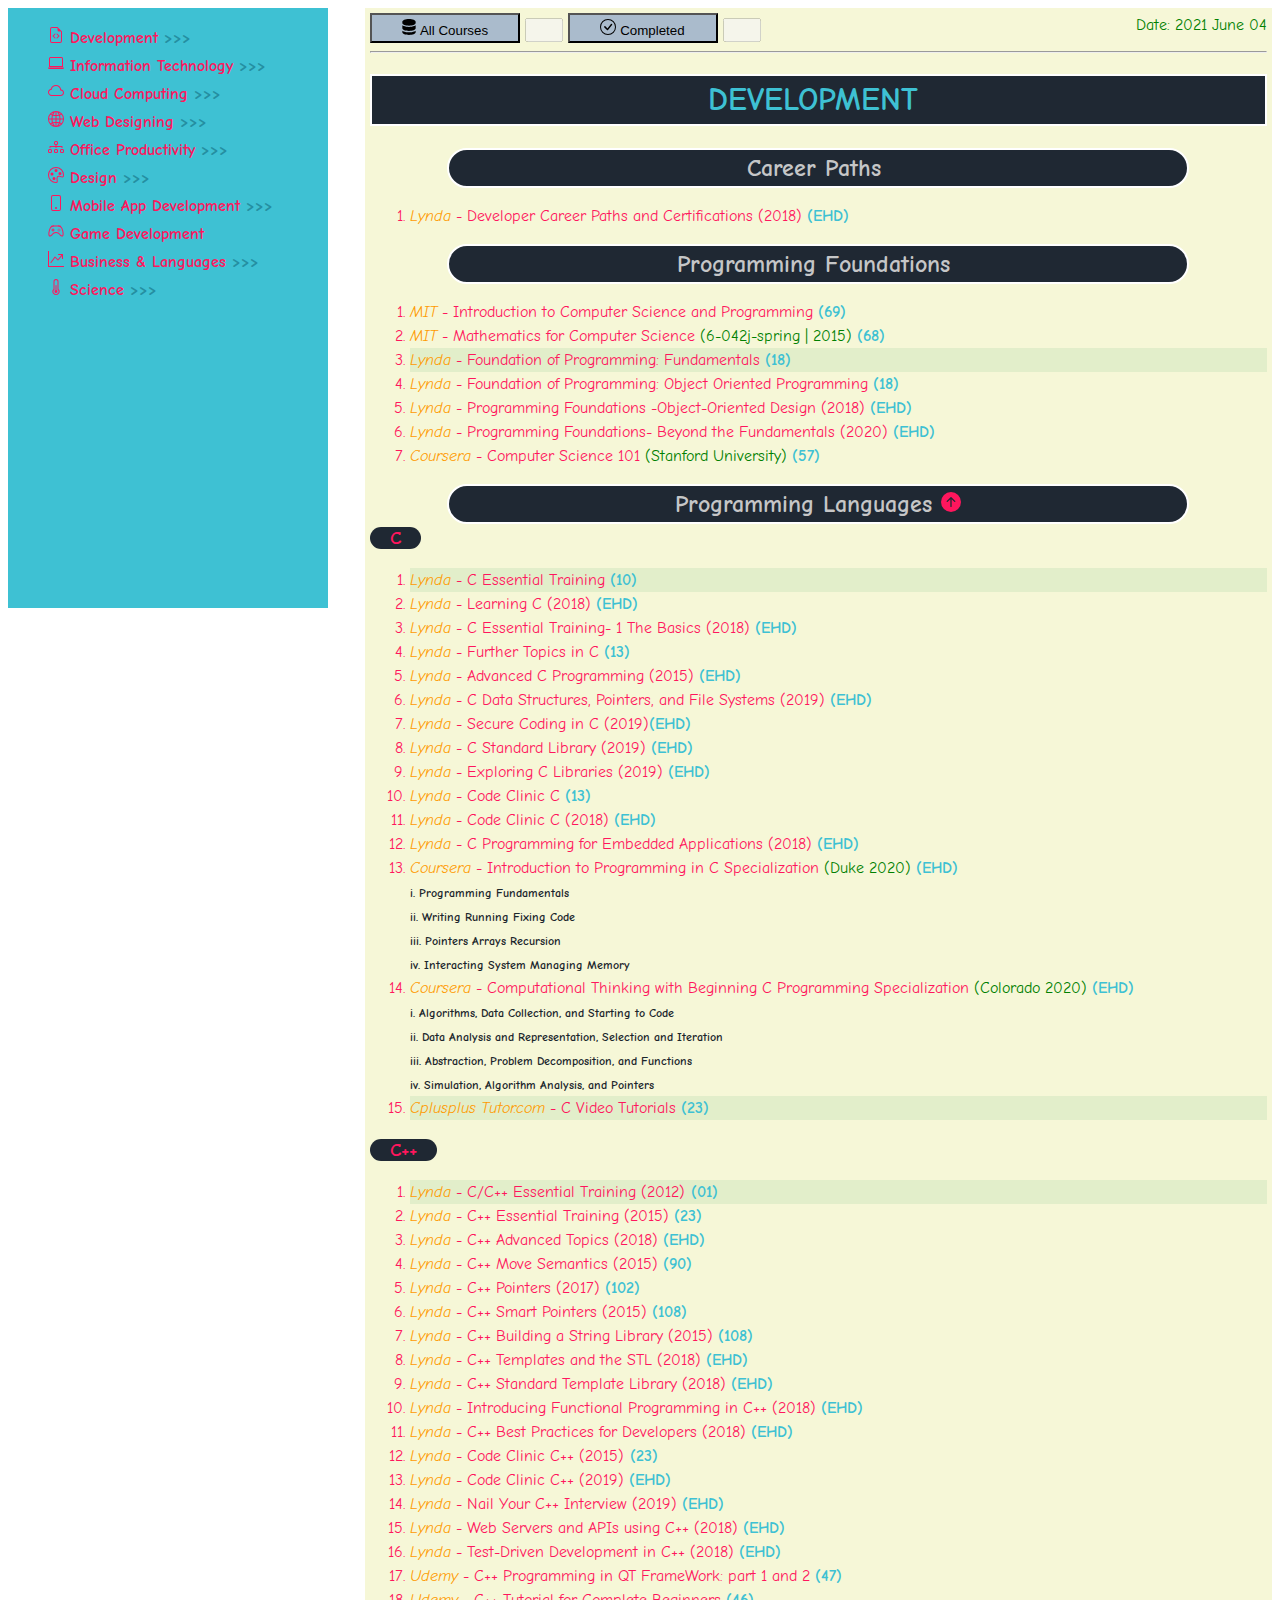
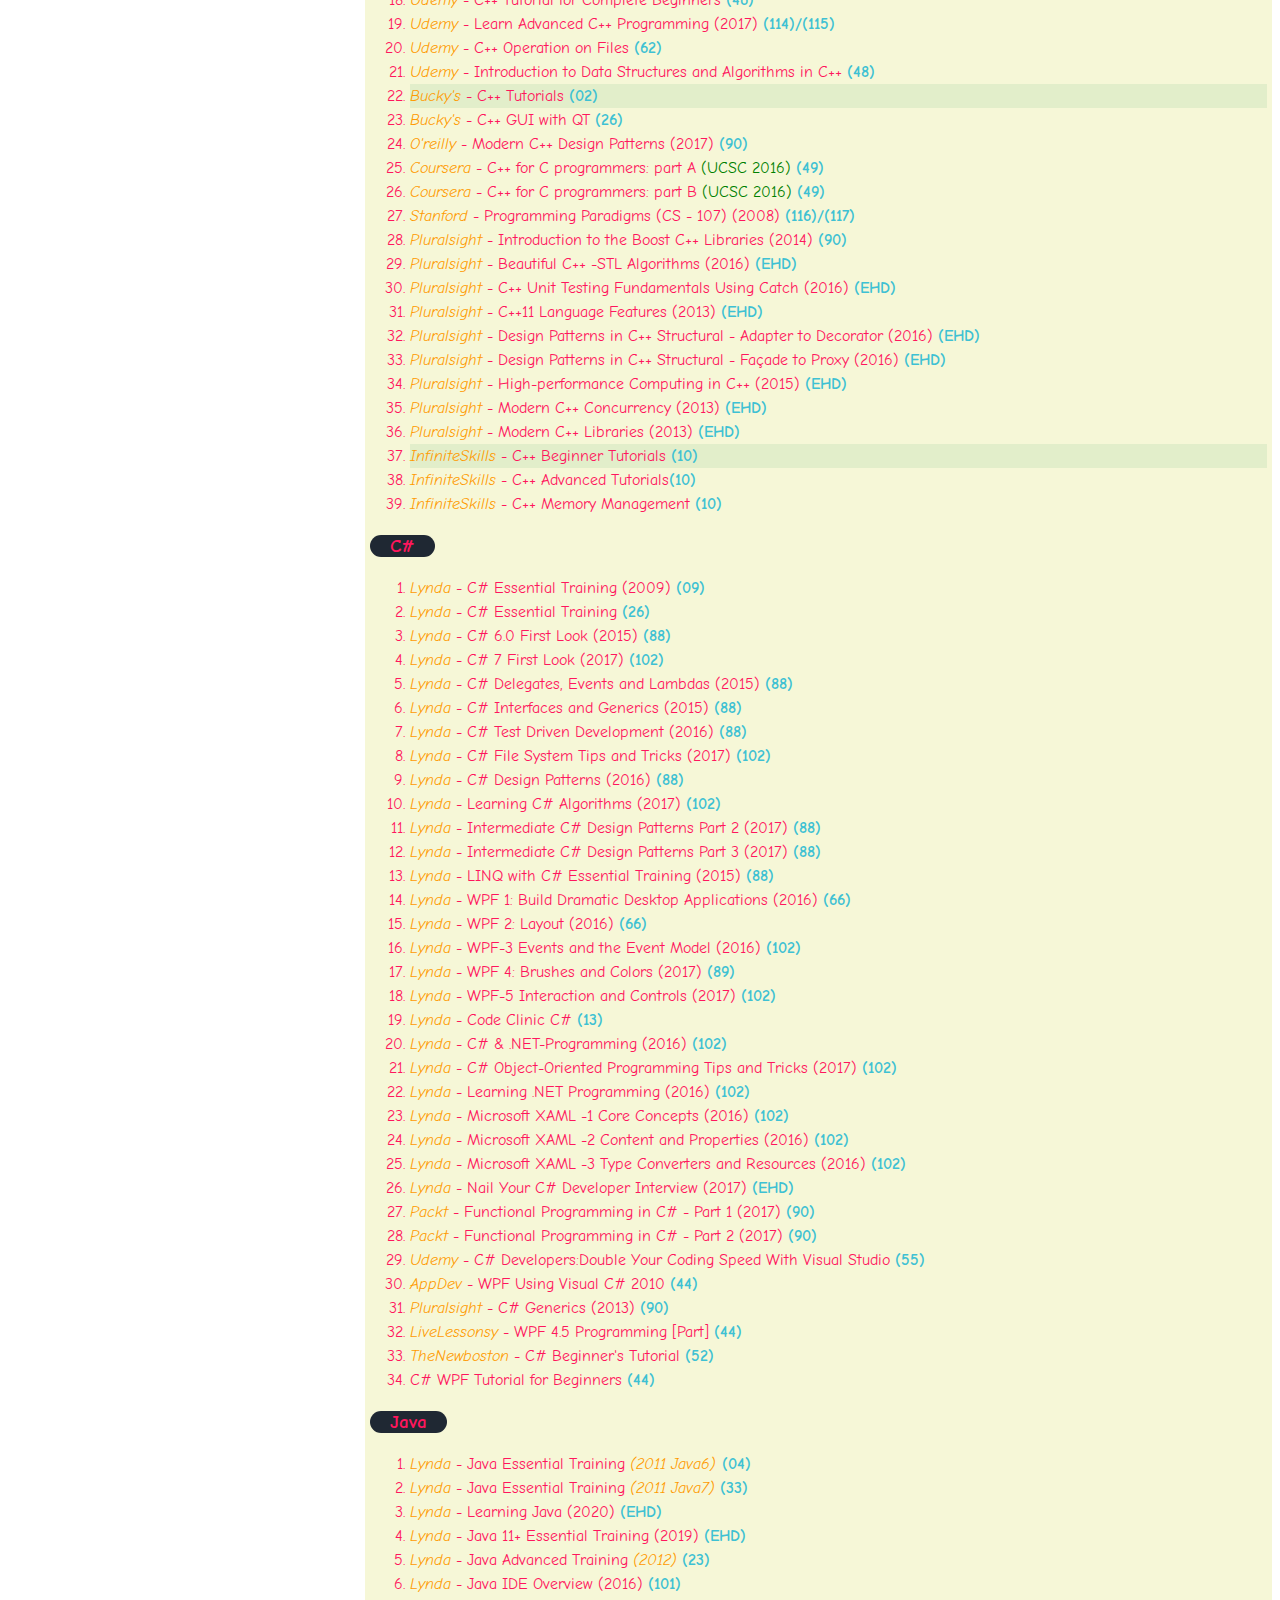
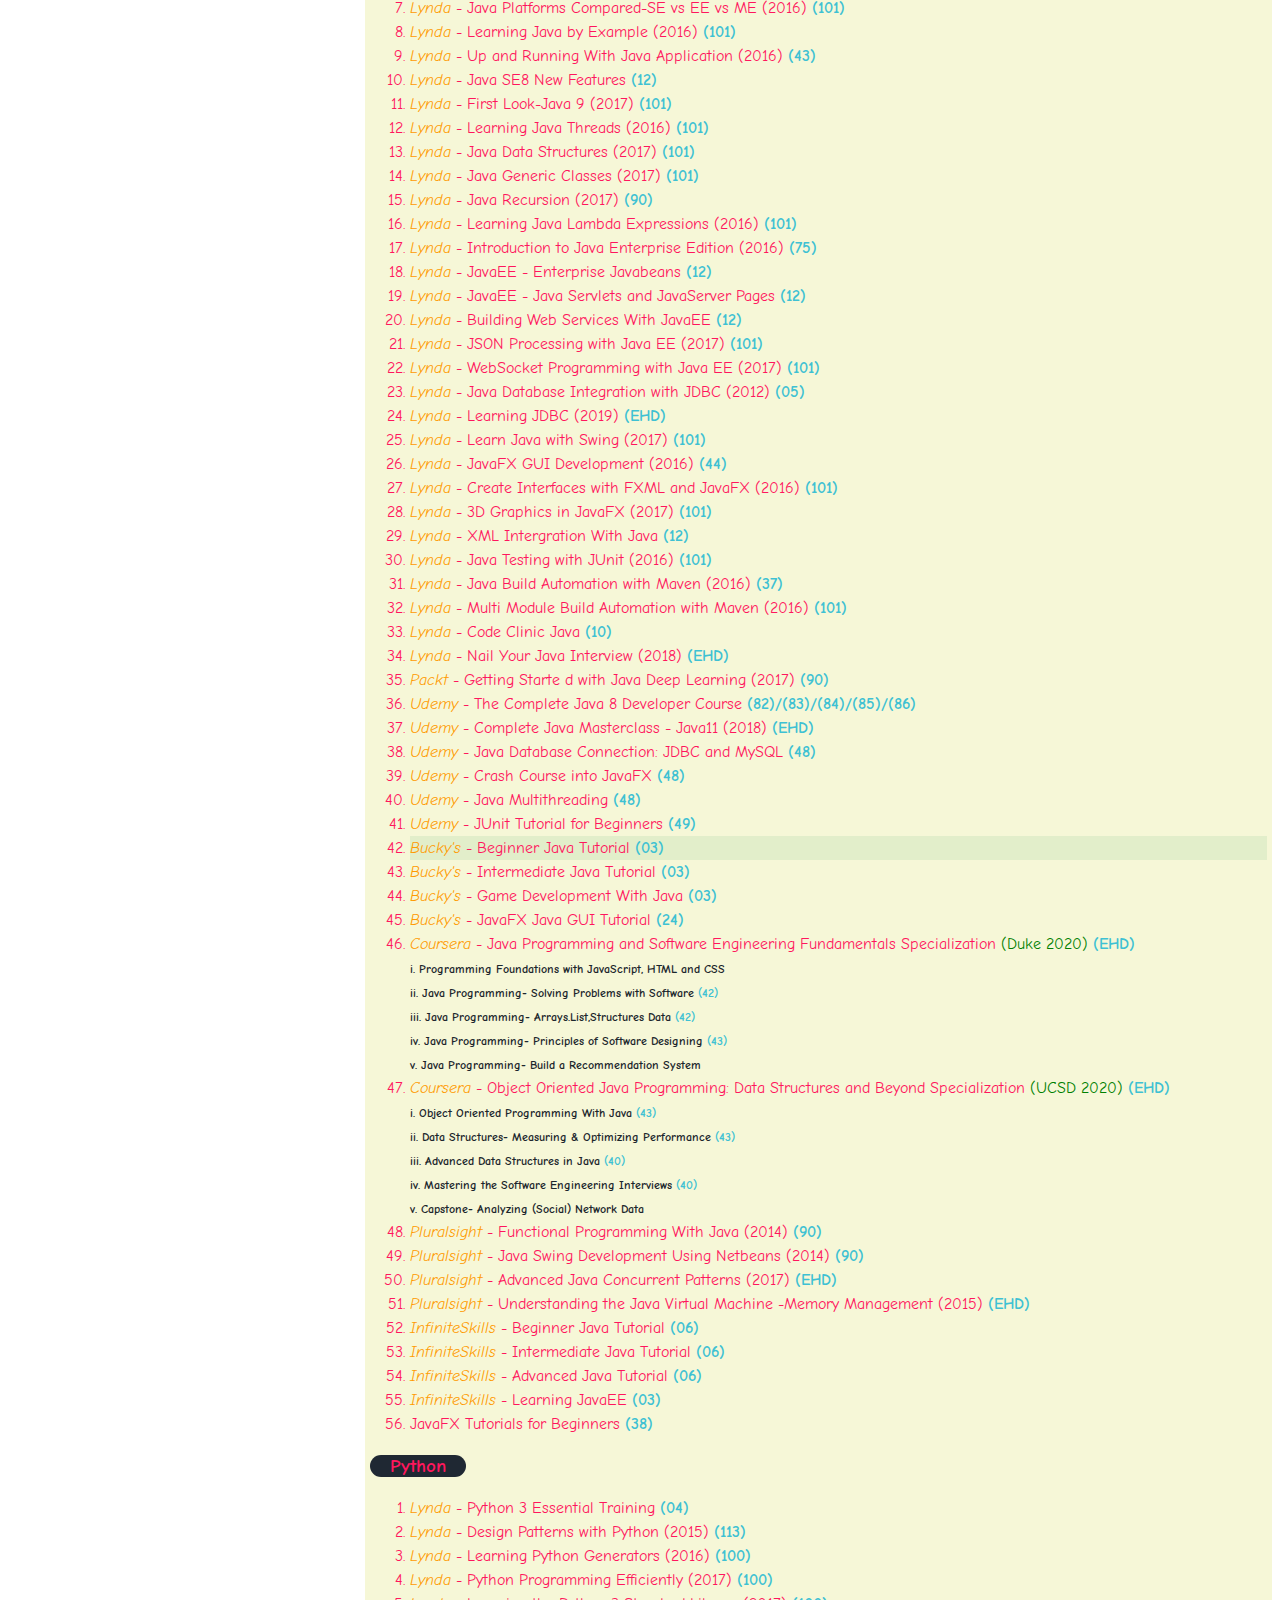
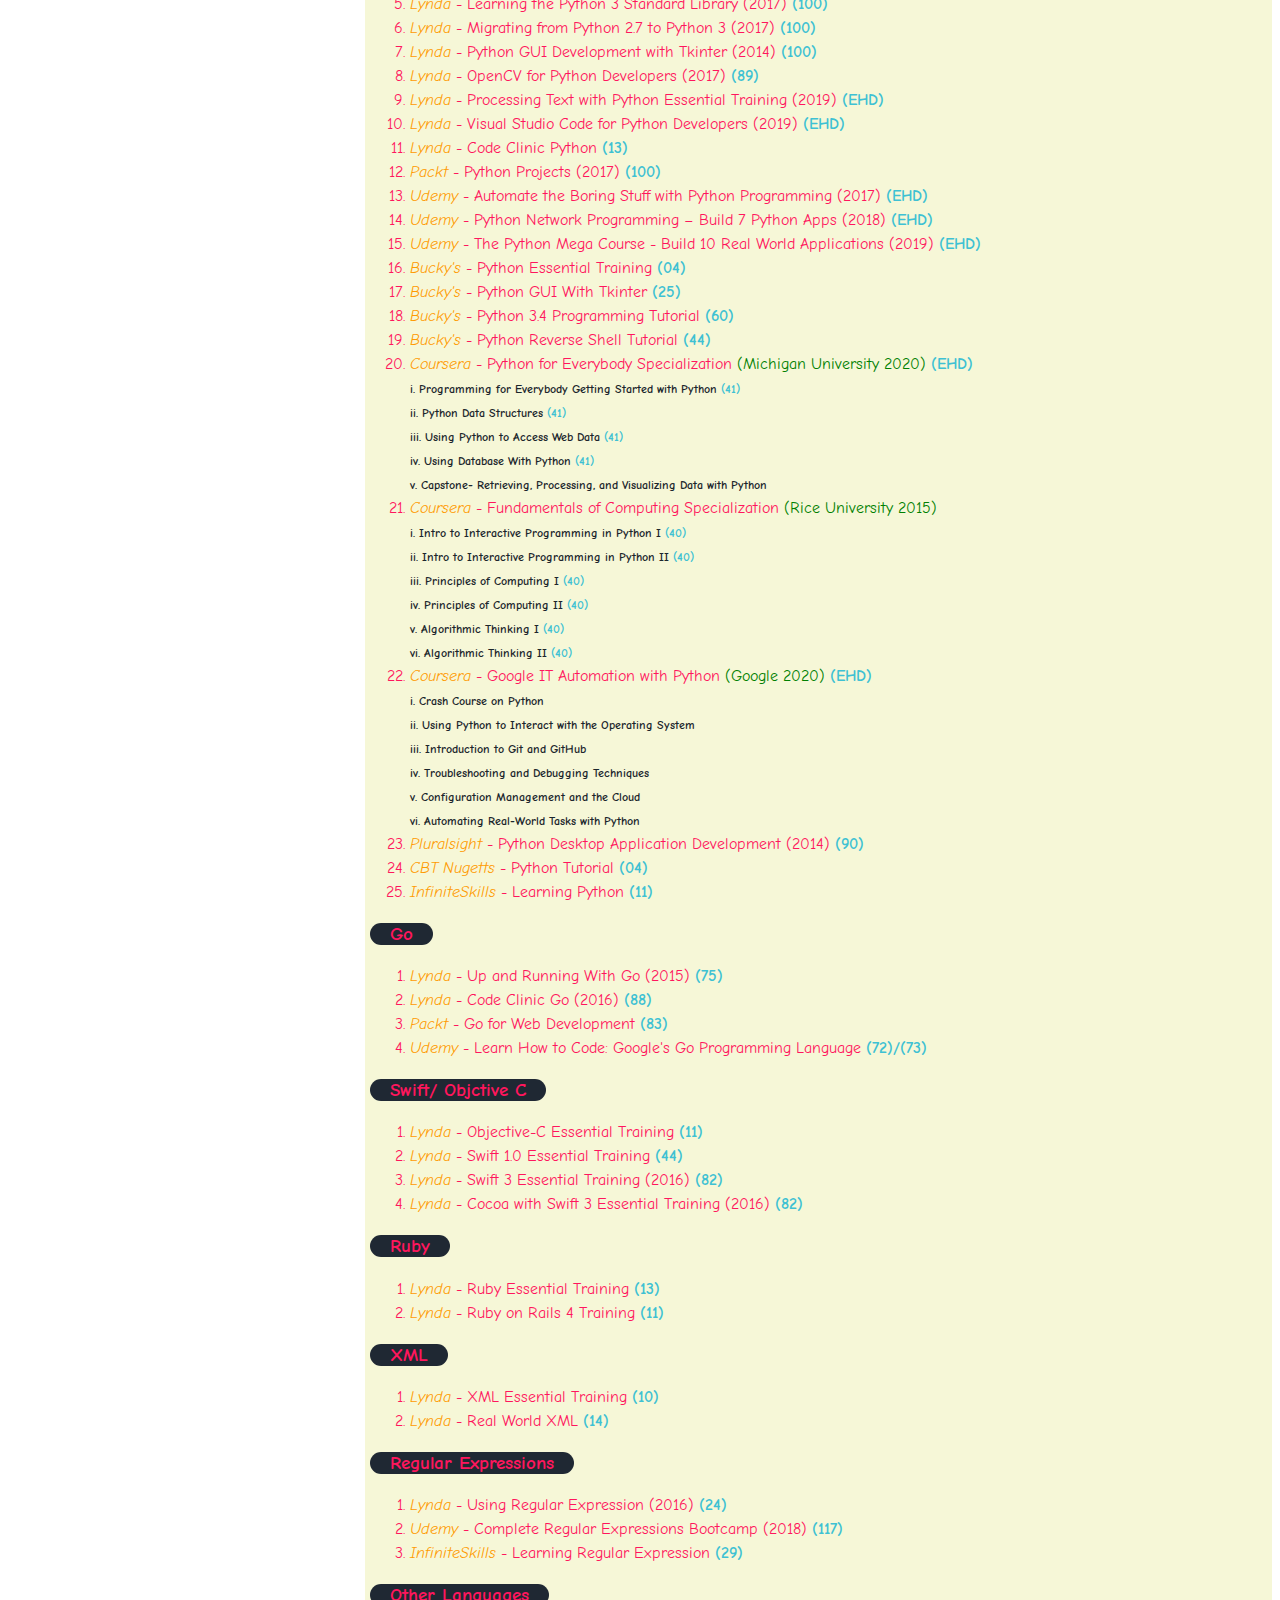
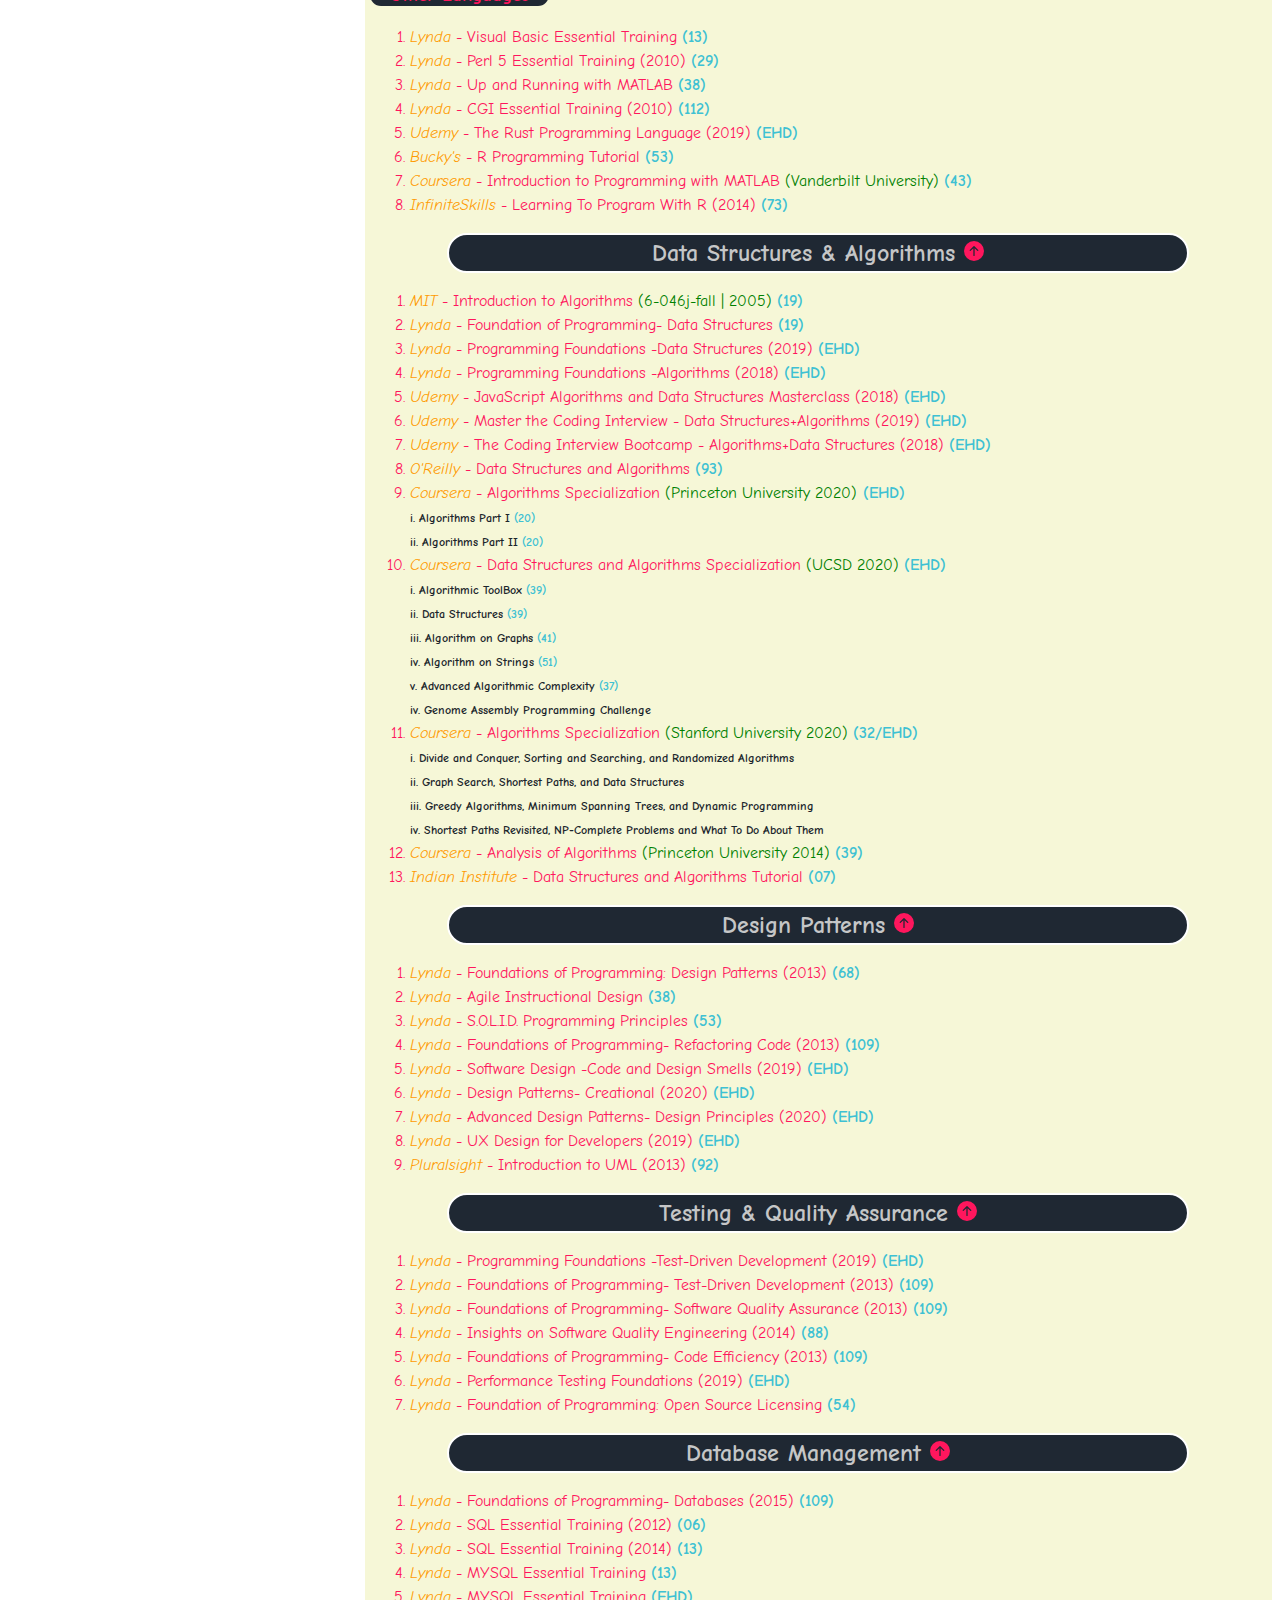
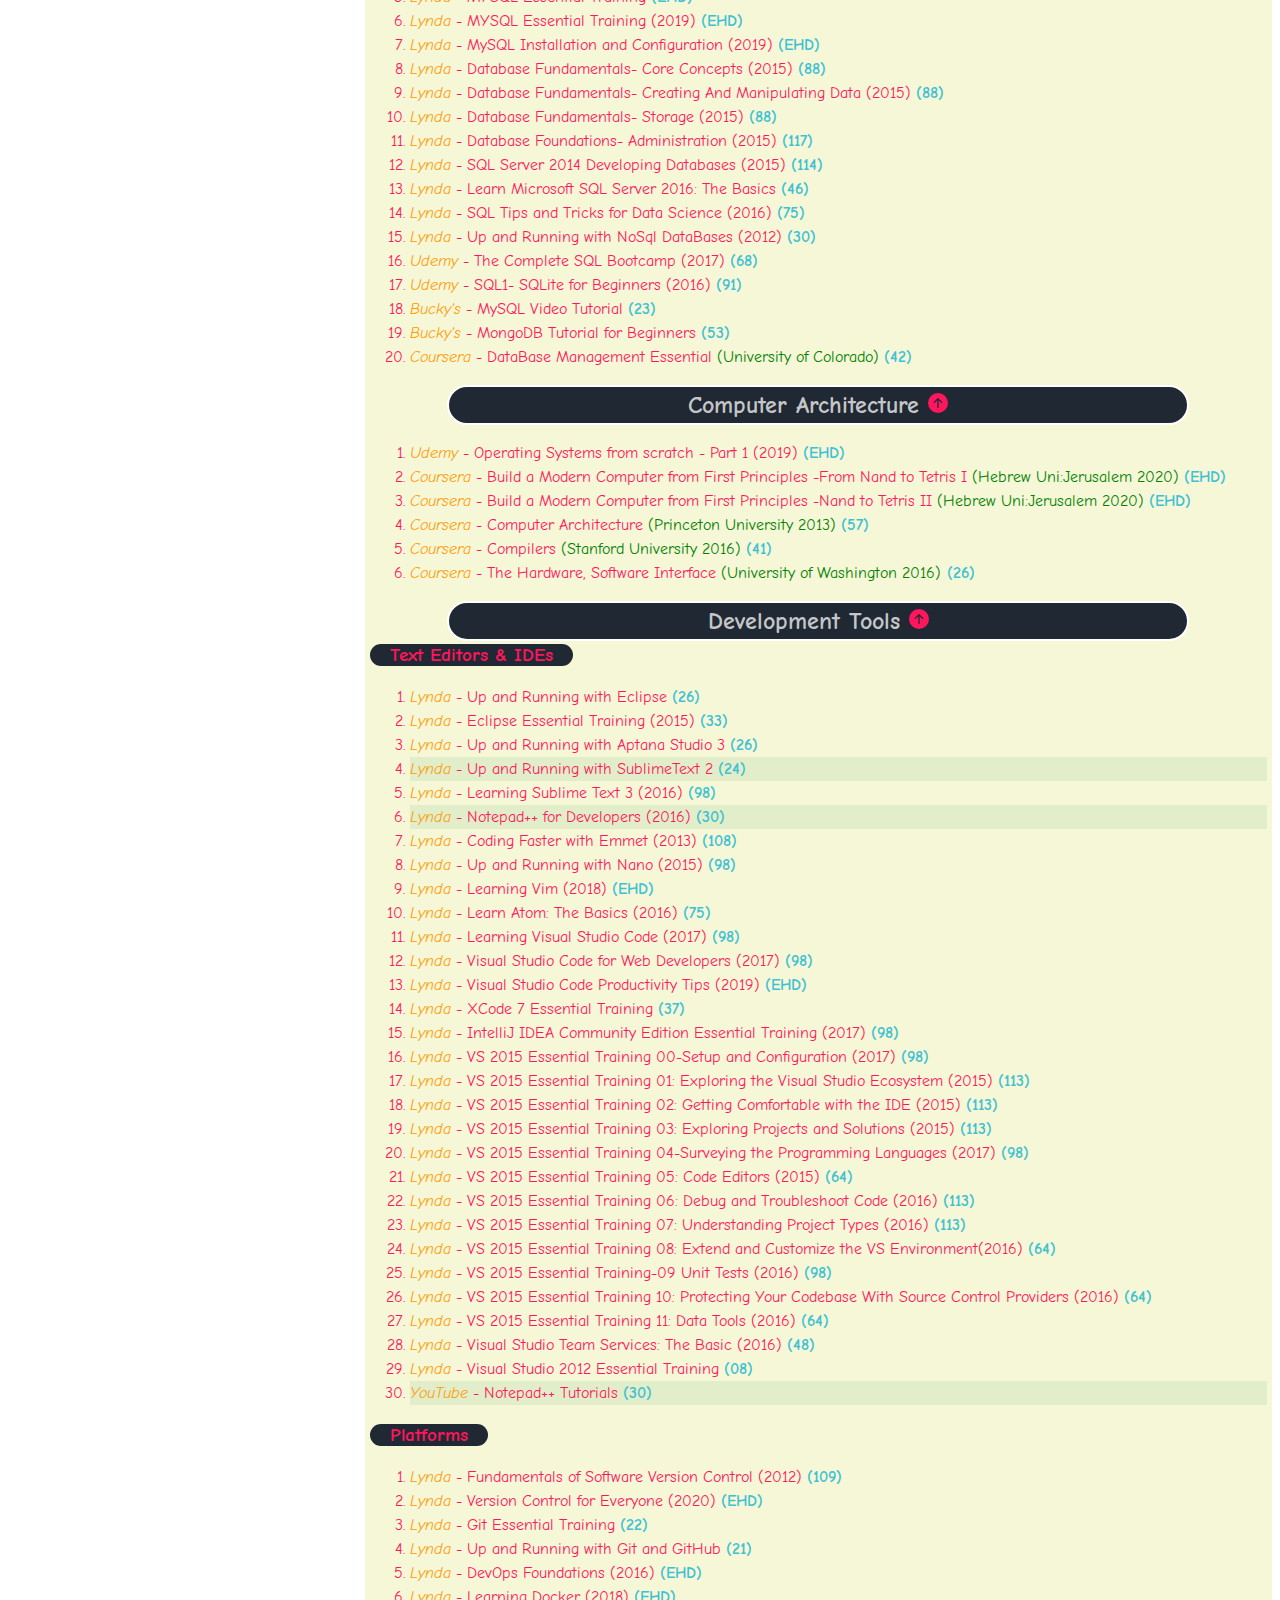
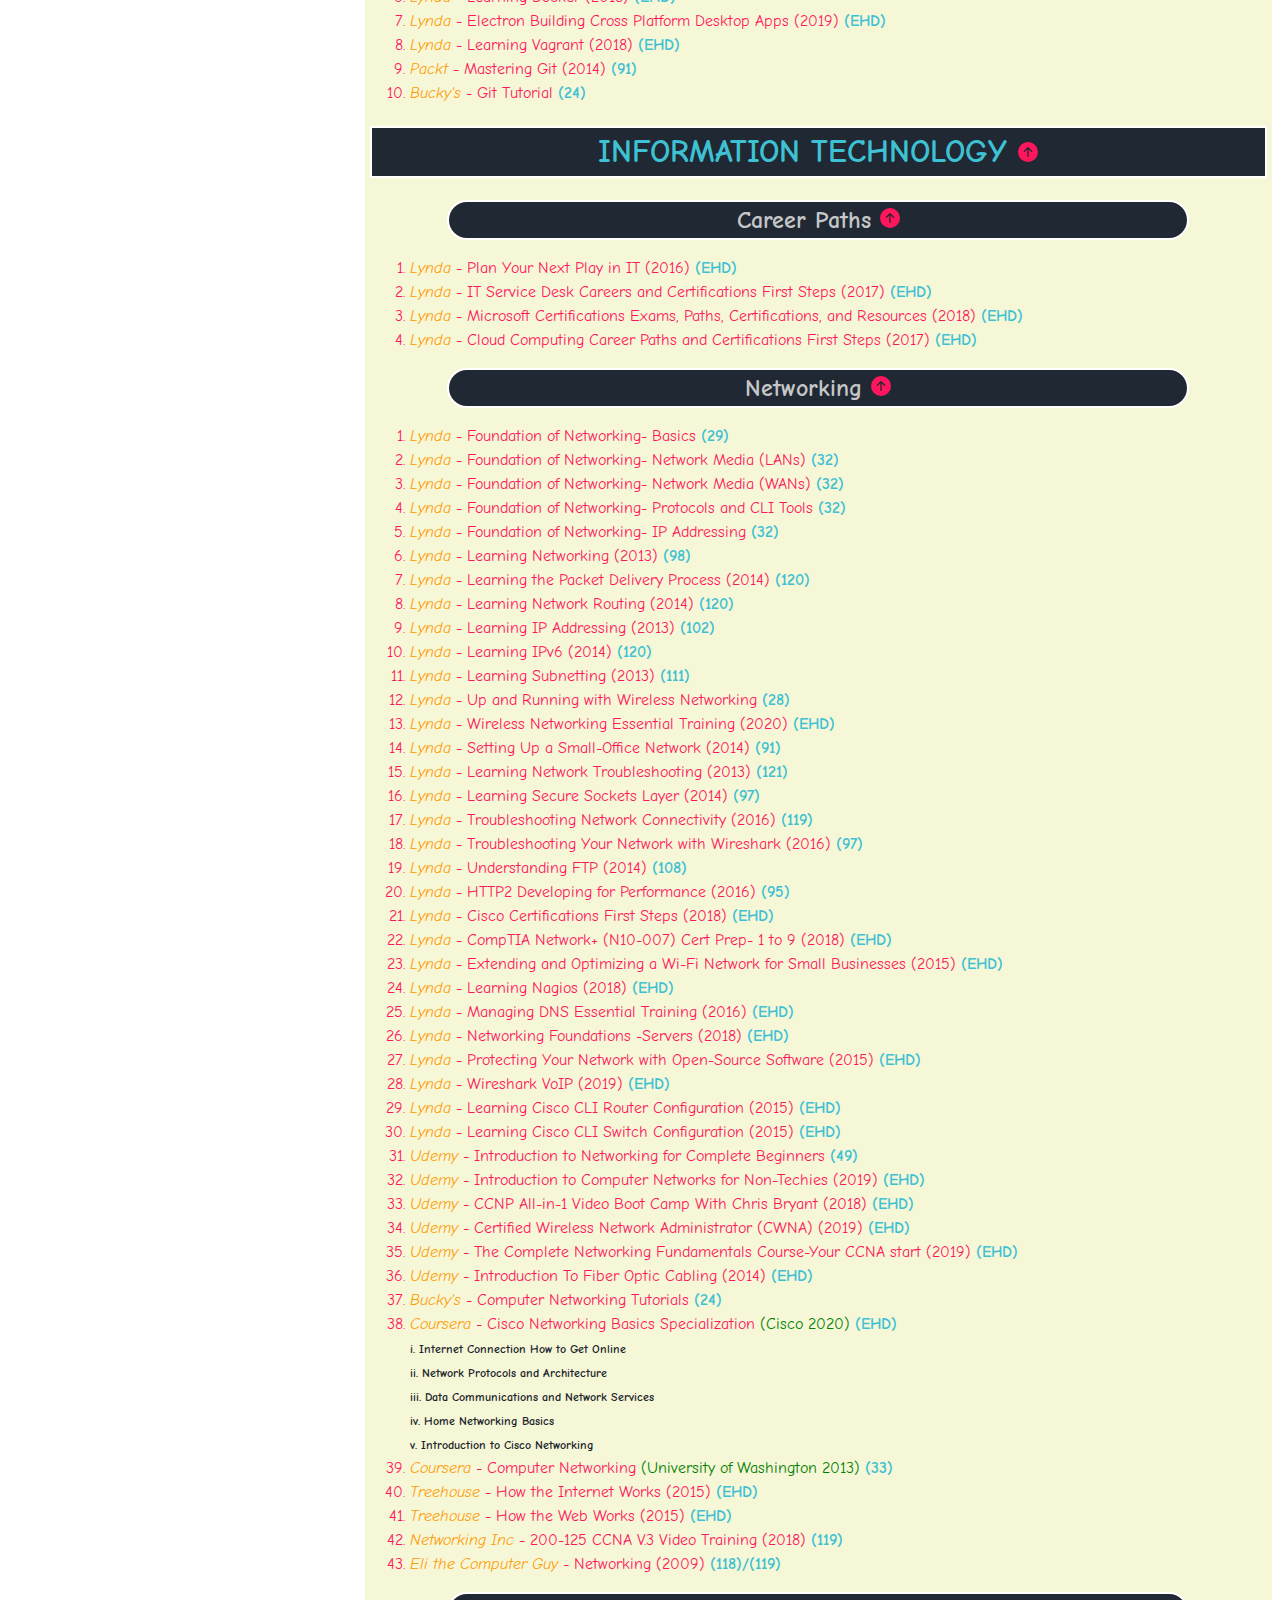
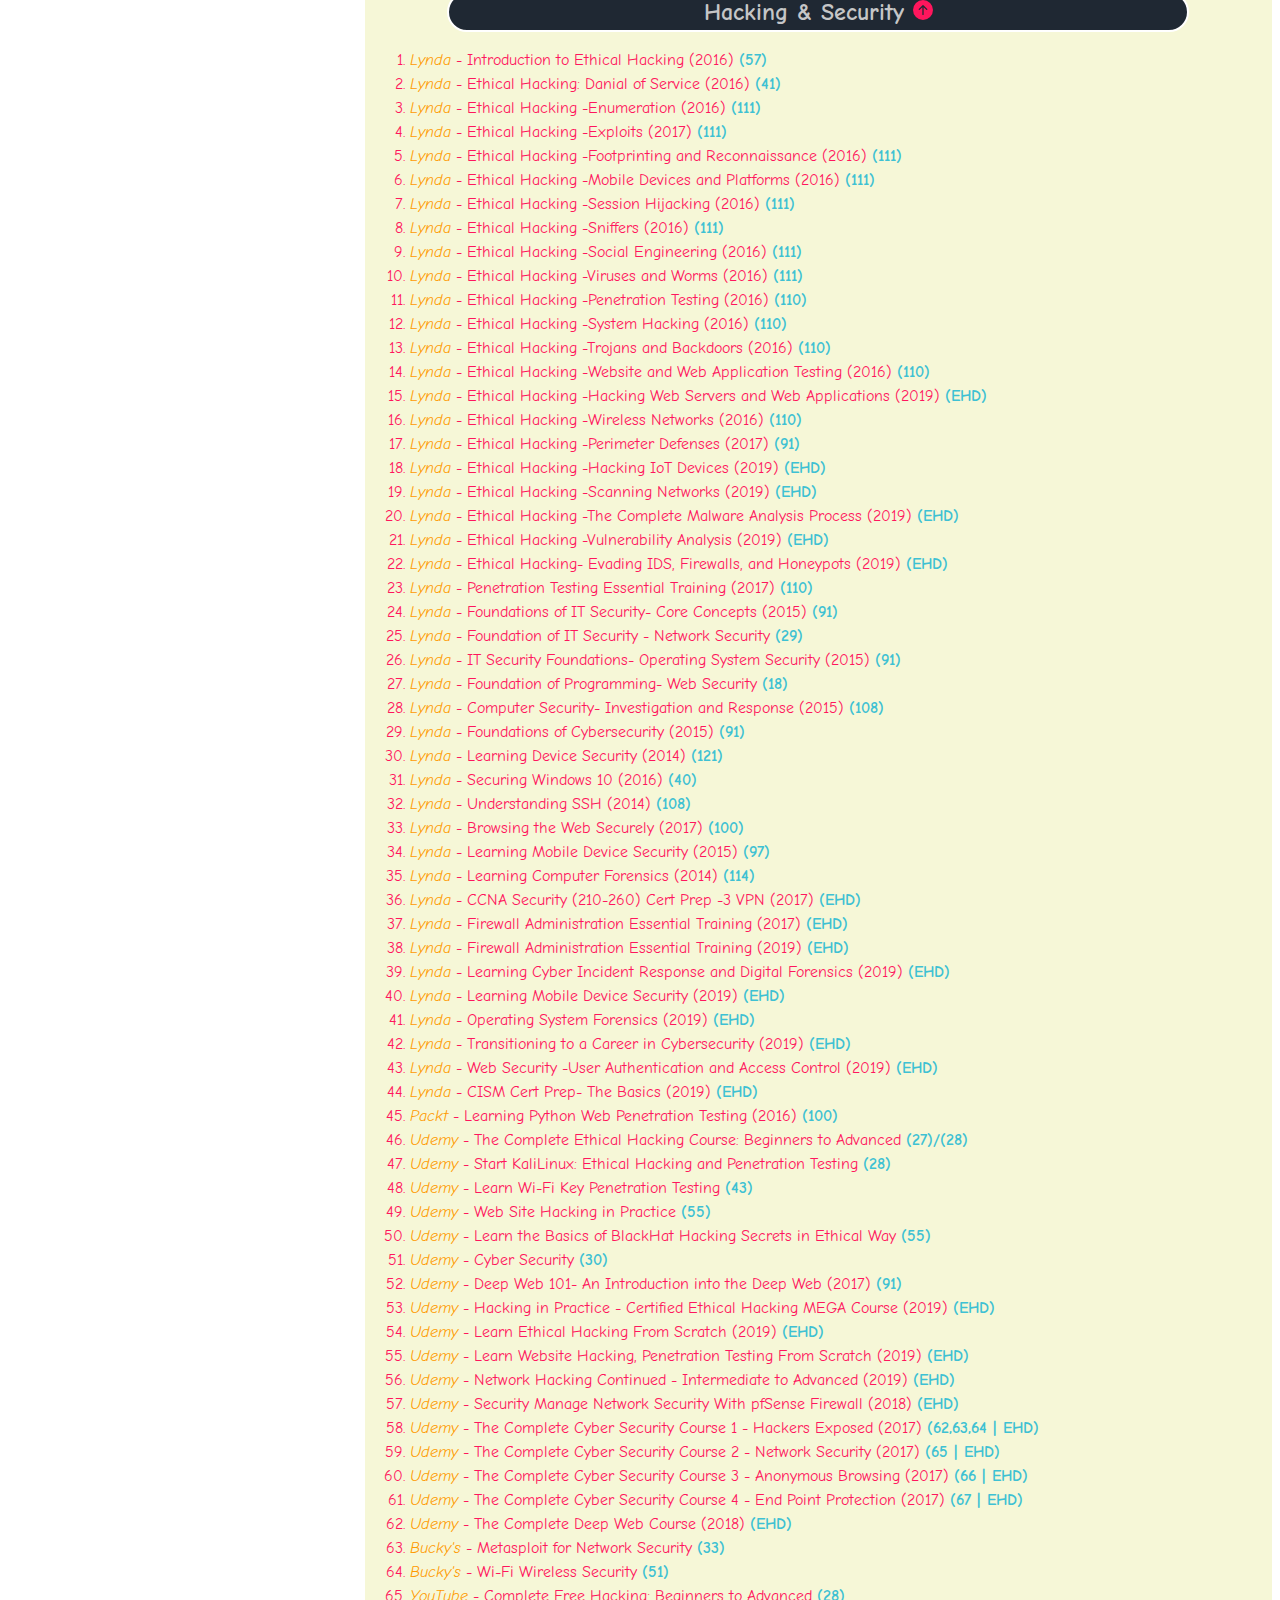
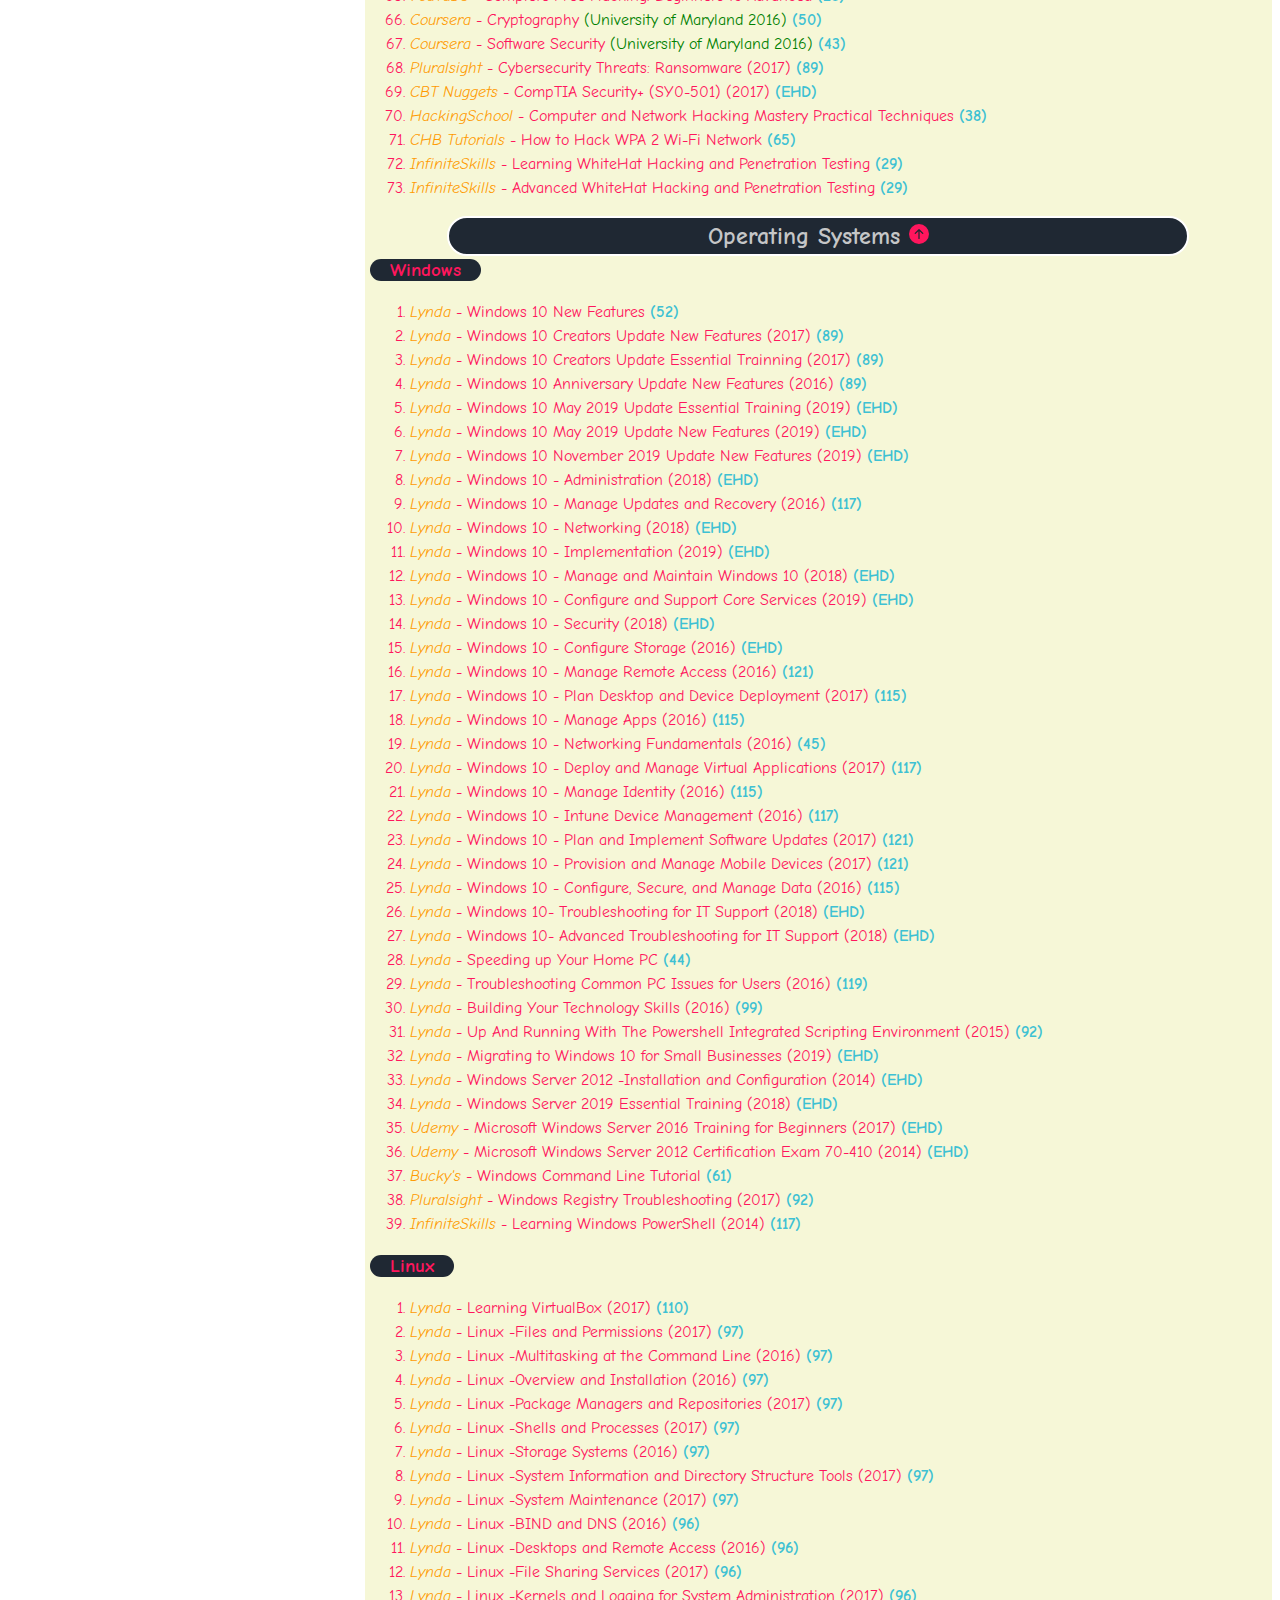
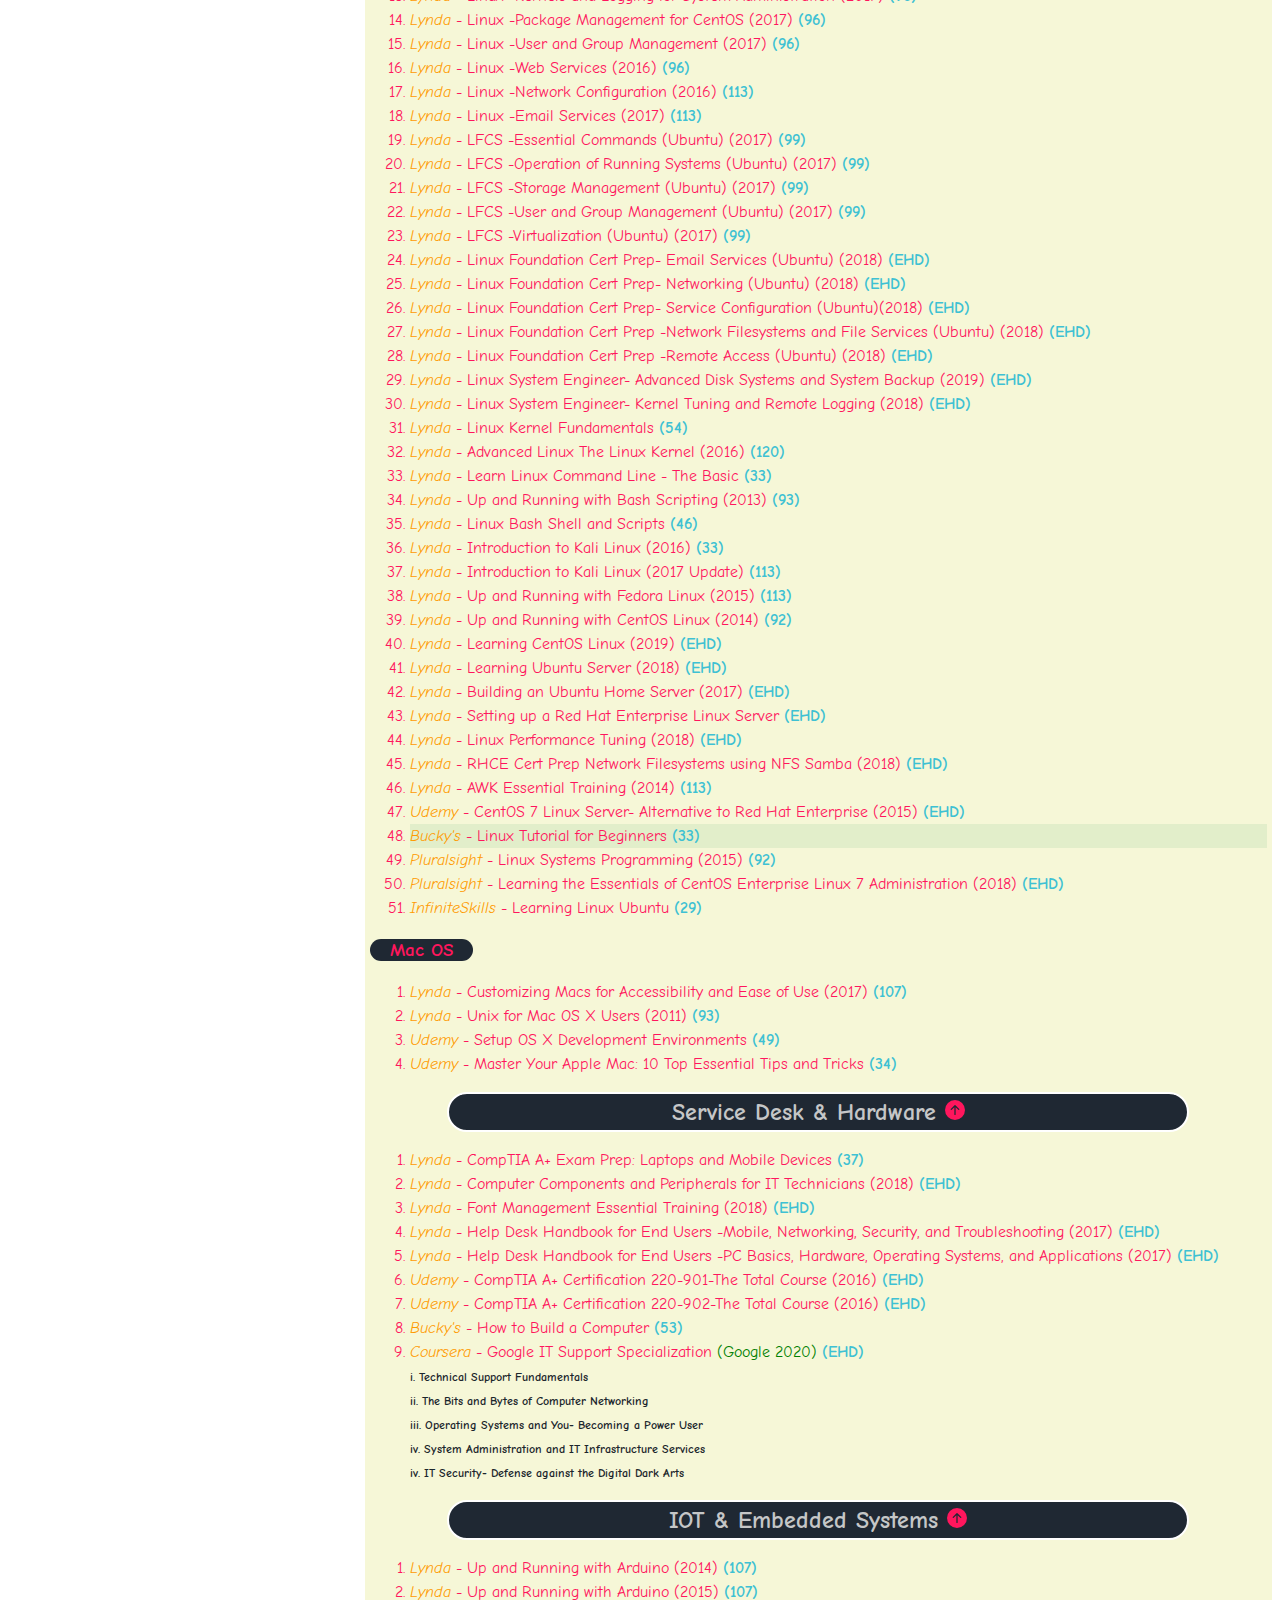
<file: Video Tutorials List 2021-06-04 - Copy.html>
<!DOCTYPE html>
<html lang="en">
    <head>
        <meta charset="utf-8">
        <title>Complete Video Tutorials List</title>
		<link rel="preconnect" href="https://fonts.gstatic.com">
        <link href="https://fonts.googleapis.com/css2?family=Comic+Neue&display=swap" rel="stylesheet">
        <style>
            nav {
                font-family: 'Comic Neue', cursive,'comic sans ms',sans-serif;
				font-weight: 700;
                width: 25%;
                background-color: #3ec1d3	;
                overflow: auto;
                height: 600px;
                position: fixed;
                line-height: 175%;
				color: #ff165d
			}	
			nav ul {
				text-decoration:none;
			}
            
            a {color: #ff165d;}
            a {text-decoration: none;}
            a:visited {color: #ff165d }
            ul {display: none;list-style: square;}
            ol > li:hover > ul {display: block;}
            nav li:hover > span {display: none;}
            ol > li:hover > a {background-color: rgba(233, 235, 233, 0.3);} 
            ul > li:hover > a { background-color: rgba(233, 235, 233, 0.3); }
            nav button {color: red; font-weight: bold;font-size:12px;}
            nav span {color: rgb(37, 143, 161);}
			#doc span {color:green;}
			#doc .crr{font-size:12px;color:#1b262c;font-weight:bold;}
            
            div {
                float: right;width: 71%;
                background-color: #f6f7d7;
                padding: 5px;
                font-family: 'comic sans ms','Comic Neue', cursive, sans-serif;
                line-height: 1.5;
				color: #ff165d;
            }
                h1 {text-align: center;color: #3ec1d3;border: 2px solid white;background-color: #1f2833;position:sticky;top: -1px; }
                h2 {text-align: center;color: #c5c6c7;border: 2px solid white;background-color: #1f2833;border-radius: 30px;padding:0 10px;width: 80%;margin: 0 auto;}
				h3 {background-color:#1f2833;width: 200px;padding: 0 20px;display: inline; border-radius: 30px;}
                i {color:  #ff9a00;}
                em {color: green}
				b  {color: #3ec1d3}
                div button {width: 150px;height: 30px;background-color: #aabbcc;display: inline;padding: 4px;}
                input {font-family: Consolas;font-size: 16px;font-weight: bold;width: 30px;}
                .finished {background-color: rgba(149, 206, 149, 0.2);}
                .but-spn {float:right;color: black;}
                div span {color: #800080;}	
				
				
            
        </style>
    </head>
    <body>
        <nav >
			<ol style="list-style-type: none">
				<li><a href="#dlp" ><svg xmlns="http://www.w3.org/2000/svg" width="16" height="16" fill="currentColor" class="bi bi-file-earmark-code" viewBox="0 0 16 16">
  <path d="M14 4.5V14a2 2 0 0 1-2 2H4a2 2 0 0 1-2-2V2a2 2 0 0 1 2-2h5.5L14 4.5zm-3 0A1.5 1.5 0 0 1 9.5 3V1H4a1 1 0 0 0-1 1v12a1 1 0 0 0 1 1h8a1 1 0 0 0 1-1V4.5h-2z"/>
  <path d="M8.646 6.646a.5.5 0 0 1 .708 0l2 2a.5.5 0 0 1 0 .708l-2 2a.5.5 0 0 1-.708-.708L10.293 9 8.646 7.354a.5.5 0 0 1 0-.708zm-1.292 0a.5.5 0 0 0-.708 0l-2 2a.5.5 0 0 0 0 .708l2 2a.5.5 0 0 0 .708-.708L5.707 9l1.647-1.646a.5.5 0 0 0 0-.708z"/>
</svg> Development&nbsp</a><span>>>></span>
					<ul>
						<li><a href="#cp" >Career Paths</a></li>
						<li><a href="#pf" >Programming Foundation</a></li>
						<li> <a href="#pl" >Programming Languages&nbsp</a><button onclick=change(this)>+</button>
							<ul>
								<li><a href="#c" >C</a></li>
								<li><a href="#cpp">C++ 	</a></li>
								<li><a href="#csh" >C# </a></li> 
								<li><a href="#java" >Java </a></li> 
								<li><a href="#py" >Python </a></li> 
								<li><a href="#go" >Go </a></li> 
								<li><a href="#sw" >Swift / IOS </a> </li>
								<li><a href="#rb" >Ruby </a></li>
								<li><a href="#xml" >XML</a> </li>
								<li><a href="#regx" >Regular Expression</a> </li>
								<li><a href="#other" >Other Languages</a> </li>
							</ul>
						</li>
						<li><a href="#dsa" >Data Structres and Algorithms</a></li>
						<li><a href="#dp" >Design Patterns</a></li>
						<li><a href="#tqa" >Testing & Quality Assurance</a></li>
						<li><a href="#dm" >Database Management</a></li>
						<li><a href="#ca" >Computer Architecture</a></li>
						<li><a href="#dt" >Development Tools&nbsp</a><button onclick=change(this)>+</button>
							<ul>
								<li><a href="#tei" >Text Editors & IDEs</a></li>
								<li><a href="#plt" >Platforms</a></li>
							</ul>
						</li>
					</ul>
					</ul>
				</li>
			    <li><a href="#it" ><svg xmlns="http://www.w3.org/2000/svg" width="16" height="16" fill="currentColor" class="bi bi-laptop" viewBox="0 0 16 16">
  <path d="M13.5 3a.5.5 0 0 1 .5.5V11H2V3.5a.5.5 0 0 1 .5-.5h11zm-11-1A1.5 1.5 0 0 0 1 3.5V12h14V3.5A1.5 1.5 0 0 0 13.5 2h-11zM0 12.5h16a1.5 1.5 0 0 1-1.5 1.5h-13A1.5 1.5 0 0 1 0 12.5z"/>
</svg> Information Technology&nbsp</a><span>>>></span>
                	<ul>
                	    <li><a href="#itcp" >IT Career Paths</a></li> 
                	    <li><a href="#nw" >Networking</a></li>
                        <li><a href="#hs">Hacking and Security</a></li>
                        <li> <a href="#os" >Operating Systems&nbsp</a><button onclick=change(this)>+</button>
							<ul>
							    <li><a href="#win" >Windows</a> </li>
							    <li><a href="#lnx" >Linux</a> </li>
							    <li><a href="#mac" >Mac OS</a> </li>
							</ul>
						</li>
                	    <li><a href="#sdh" >Service desk and Hardware</a></li> 
                	    <li><a href="#ies" >IOT & Embedded Systems </a></li> 
                	    <li><a href="#nt" >New Technologies</a></li> 
                	    <li><a href="#sme" >Social Media & e-Moeny </a></li> 
                	</ul>
                </li>
				<li><a href="#cc" ><svg xmlns="http://www.w3.org/2000/svg" width="16" height="16" fill="currentColor" class="bi bi-cloud" viewBox="0 0 16 16">
  <path d="M4.406 3.342A5.53 5.53 0 0 1 8 2c2.69 0 4.923 2 5.166 4.579C14.758 6.804 16 8.137 16 9.773 16 11.569 14.502 13 12.687 13H3.781C1.708 13 0 11.366 0 9.318c0-1.763 1.266-3.223 2.942-3.593.143-.863.698-1.723 1.464-2.383zm.653.757c-.757.653-1.153 1.44-1.153 2.056v.448l-.445.049C2.064 6.805 1 7.952 1 9.318 1 10.785 2.23 12 3.781 12h8.906C13.98 12 15 10.988 15 9.773c0-1.216-1.02-2.228-2.313-2.228h-.5v-.5C12.188 4.825 10.328 3 8 3a4.53 4.53 0 0 0-2.941 1.1z"/>
</svg> Cloud Computing&nbsp</a><span>>>></span>
					<ul>
						<li><a href="#cfd" >Fundamentals</a> </li>
						<li><a href="#aws" >AWS</a> </li>
						<li><a href="#gcl" >Google Cloud</a> </li>
						<li><a href="#azr" >Microsoft Azure</a> </li>
						<li><a href="#o365" >Office 365 </a><button onclick=change(this)>+</button>
							<ul>
								<li><a href="#oad" >Administration</a> </li>
							    <li><a href="#oex" >Exchange</a> </li>
							    <li><a href="#osot" >Sharepoint,Onedrive,Teams</a> </li>
							    <li><a href="#otrb" >Troubleshooting</a> </li>
							</ul>
						</li>
					</ul>
				</li>
                <li><a href="#wb" ><svg xmlns="http://www.w3.org/2000/svg" width="16" height="16" fill="currentColor" class="bi bi-globe2" viewBox="0 0 16 16">
  <path d="M0 8a8 8 0 1 1 16 0A8 8 0 0 1 0 8zm7.5-6.923c-.67.204-1.335.82-1.887 1.855-.143.268-.276.56-.395.872.705.157 1.472.257 2.282.287V1.077zM4.249 3.539c.142-.384.304-.744.481-1.078a6.7 6.7 0 0 1 .597-.933A7.01 7.01 0 0 0 3.051 3.05c.362.184.763.349 1.198.49zM3.509 7.5c.036-1.07.188-2.087.436-3.008a9.124 9.124 0 0 1-1.565-.667A6.964 6.964 0 0 0 1.018 7.5h2.49zm1.4-2.741a12.344 12.344 0 0 0-.4 2.741H7.5V5.091c-.91-.03-1.783-.145-2.591-.332zM8.5 5.09V7.5h2.99a12.342 12.342 0 0 0-.399-2.741c-.808.187-1.681.301-2.591.332zM4.51 8.5c.035.987.176 1.914.399 2.741A13.612 13.612 0 0 1 7.5 10.91V8.5H4.51zm3.99 0v2.409c.91.03 1.783.145 2.591.332.223-.827.364-1.754.4-2.741H8.5zm-3.282 3.696c.12.312.252.604.395.872.552 1.035 1.218 1.65 1.887 1.855V11.91c-.81.03-1.577.13-2.282.287zm.11 2.276a6.696 6.696 0 0 1-.598-.933 8.853 8.853 0 0 1-.481-1.079 8.38 8.38 0 0 0-1.198.49 7.01 7.01 0 0 0 2.276 1.522zm-1.383-2.964A13.36 13.36 0 0 1 3.508 8.5h-2.49a6.963 6.963 0 0 0 1.362 3.675c.47-.258.995-.482 1.565-.667zm6.728 2.964a7.009 7.009 0 0 0 2.275-1.521 8.376 8.376 0 0 0-1.197-.49 8.853 8.853 0 0 1-.481 1.078 6.688 6.688 0 0 1-.597.933zM8.5 11.909v3.014c.67-.204 1.335-.82 1.887-1.855.143-.268.276-.56.395-.872A12.63 12.63 0 0 0 8.5 11.91zm3.555-.401c.57.185 1.095.409 1.565.667A6.963 6.963 0 0 0 14.982 8.5h-2.49a13.36 13.36 0 0 1-.437 3.008zM14.982 7.5a6.963 6.963 0 0 0-1.362-3.675c-.47.258-.995.482-1.565.667.248.92.4 1.938.437 3.008h2.49zM11.27 2.461c.177.334.339.694.482 1.078a8.368 8.368 0 0 0 1.196-.49 7.01 7.01 0 0 0-2.275-1.52c.218.283.418.597.597.932zm-.488 1.343a7.765 7.765 0 0 0-.395-.872C9.835 1.897 9.17 1.282 8.5 1.077V4.09c.81-.03 1.577-.13 2.282-.287z"/>
</svg> Web Designing&nbsp</a><span>>>></span>
                	<ul>
                	    <li> <a href="#wb-lg" >Languages&nbsp</a><button onclick=change(this)>+</button>
							<ul>
							    <li><a href="#html" >HTML</a> </li>
							    <li><a href="#css" >CSS</a> </li>
							    <li><a href="#js" >JavaScript</a> </li>
							    <li><a href="#php" >PHP</a> </li>
							    <li><a href="#tpst" >TypeScript</a> </li>
							</ul>
                        </li>
                	    <li> <a href="#wb-lb" >Libraries/APIs/Frameworks&nbsp</a><button onclick=change(this)>+</button>
                    		<ul>
                    		    <li><a href="#jq" >Jquery</a> </li>
                    		    <li><a href="#ajax" >Ajax / Json</a> </li>
							    <li><a href="#bts" >Bootstrap</a> </li>
							    <li><a href="#wp" >WordPress</a> </li>
							    <li><a href="#ang" >Angular</a> </li>
							    <li><a href="#rct" >React</a> </li>
                    		    <li><a href="#node" >Node.js</a> </li>
                    		    <li><a href="#d3">D3.js</a> </li>
							    <li><a href="#asp" >Asp.net</a> </li>
							    <li><a href="#djng" >Django</a> </li>
							</ul>
                        </li>
                	    <li><a href="#wb-fs" >Full-Stuck Development</a> </li>
                	    <li><a href="#wb-sf" >Softwares</a> </li>
                	    <li><a href="#wb-mb" >MobileWeb & Responsive Design</a> </li>
                	</ul>
                </li>
                <li><a href="#op" ><svg xmlns="http://www.w3.org/2000/svg" width="16" height="16" fill="currentColor" class="bi bi-diagram-3" viewBox="0 0 16 16">
  <path fill-rule="evenodd" d="M6 3.5A1.5 1.5 0 0 1 7.5 2h1A1.5 1.5 0 0 1 10 3.5v1A1.5 1.5 0 0 1 8.5 6v1H14a.5.5 0 0 1 .5.5v1a.5.5 0 0 1-1 0V8h-5v.5a.5.5 0 0 1-1 0V8h-5v.5a.5.5 0 0 1-1 0v-1A.5.5 0 0 1 2 7h5.5V6A1.5 1.5 0 0 1 6 4.5v-1zM8.5 5a.5.5 0 0 0 .5-.5v-1a.5.5 0 0 0-.5-.5h-1a.5.5 0 0 0-.5.5v1a.5.5 0 0 0 .5.5h1zM0 11.5A1.5 1.5 0 0 1 1.5 10h1A1.5 1.5 0 0 1 4 11.5v1A1.5 1.5 0 0 1 2.5 14h-1A1.5 1.5 0 0 1 0 12.5v-1zm1.5-.5a.5.5 0 0 0-.5.5v1a.5.5 0 0 0 .5.5h1a.5.5 0 0 0 .5-.5v-1a.5.5 0 0 0-.5-.5h-1zm4.5.5A1.5 1.5 0 0 1 7.5 10h1a1.5 1.5 0 0 1 1.5 1.5v1A1.5 1.5 0 0 1 8.5 14h-1A1.5 1.5 0 0 1 6 12.5v-1zm1.5-.5a.5.5 0 0 0-.5.5v1a.5.5 0 0 0 .5.5h1a.5.5 0 0 0 .5-.5v-1a.5.5 0 0 0-.5-.5h-1zm4.5.5a1.5 1.5 0 0 1 1.5-1.5h1a1.5 1.5 0 0 1 1.5 1.5v1a1.5 1.5 0 0 1-1.5 1.5h-1a1.5 1.5 0 0 1-1.5-1.5v-1zm1.5-.5a.5.5 0 0 0-.5.5v1a.5.5 0 0 0 .5.5h1a.5.5 0 0 0 .5-.5v-1a.5.5 0 0 0-.5-.5h-1z"/>
</svg> Office Productivity&nbsp</a><span>>>></span>
                	<ul >
                	    <li><a href="#ms">Microsoft Office</a></li>
                	    <li><a href="#gl">Google Apps</li>
                	    <li><a href="#adb">Adobe Acrobat</li>
                	    <li><a href="#dbx">Dropbox</a></li>
                	    <li><a href="#sap">SAP</a></li>
                	</ul>
                </li>
                <li><a href="#dsn" ><svg xmlns="http://www.w3.org/2000/svg" width="16" height="16" fill="currentColor" class="bi bi-palette" viewBox="0 0 16 16">
  <path d="M8 5a1.5 1.5 0 1 0 0-3 1.5 1.5 0 0 0 0 3zm4 3a1.5 1.5 0 1 0 0-3 1.5 1.5 0 0 0 0 3zM5.5 7a1.5 1.5 0 1 1-3 0 1.5 1.5 0 0 1 3 0zm.5 6a1.5 1.5 0 1 0 0-3 1.5 1.5 0 0 0 0 3z"/>
  <path d="M16 8c0 3.15-1.866 2.585-3.567 2.07C11.42 9.763 10.465 9.473 10 10c-.603.683-.475 1.819-.351 2.92C9.826 14.495 9.996 16 8 16a8 8 0 1 1 8-8zm-8 7c.611 0 .654-.171.655-.176.078-.146.124-.464.07-1.119-.014-.168-.037-.37-.061-.591-.052-.464-.112-1.005-.118-1.462-.01-.707.083-1.61.704-2.314.369-.417.845-.578 1.272-.618.404-.038.812.026 1.16.104.343.077.702.186 1.025.284l.028.008c.346.105.658.199.953.266.653.148.904.083.991.024C14.717 9.38 15 9.161 15 8a7 7 0 1 0-7 7z"/>
</svg> Design&nbsp</a><span>>>></span>
					<ul>
						<li><a href="#gd">Graphic Design</a></li>
						<li><a href="#3d">3D Modeling</a></li>
						<li><a href="#ave">Animation & Video Editing</a></li>
					</ul>
                <li><a href="#mad" ><svg xmlns="http://www.w3.org/2000/svg" width="16" height="16" fill="currentColor" class="bi bi-phone" viewBox="0 0 16 16">
  <path d="M11 1a1 1 0 0 1 1 1v12a1 1 0 0 1-1 1H5a1 1 0 0 1-1-1V2a1 1 0 0 1 1-1h6zM5 0a2 2 0 0 0-2 2v12a2 2 0 0 0 2 2h6a2 2 0 0 0 2-2V2a2 2 0 0 0-2-2H5z"/>
  <path d="M8 14a1 1 0 1 0 0-2 1 1 0 0 0 0 2z"/>
</svg> Mobile App Development&nbsp</a><span>>>></span>
					<ul>
						<li><a href="#and">Android</a></li>
						<li><a href="#ios">IOS</a></li>
					</ul>
                <li><a href="#gmd" ><svg xmlns="http://www.w3.org/2000/svg" width="16" height="16" fill="currentColor" class="bi bi-controller" viewBox="0 0 16 16">
  <path d="M11.5 6.027a.5.5 0 1 1-1 0 .5.5 0 0 1 1 0zm-1.5 1.5a.5.5 0 1 0 0-1 .5.5 0 0 0 0 1zm2.5-.5a.5.5 0 1 1-1 0 .5.5 0 0 1 1 0zm-1.5 1.5a.5.5 0 1 0 0-1 .5.5 0 0 0 0 1zm-6.5-3h1v1h1v1h-1v1h-1v-1h-1v-1h1v-1z"/>
  <path d="M3.051 3.26a.5.5 0 0 1 .354-.613l1.932-.518a.5.5 0 0 1 .62.39c.655-.079 1.35-.117 2.043-.117.72 0 1.443.041 2.12.126a.5.5 0 0 1 .622-.399l1.932.518a.5.5 0 0 1 .306.729c.14.09.266.19.373.297.408.408.78 1.05 1.095 1.772.32.733.599 1.591.805 2.466.206.875.34 1.78.364 2.606.024.816-.059 1.602-.328 2.21a1.42 1.42 0 0 1-1.445.83c-.636-.067-1.115-.394-1.513-.773-.245-.232-.496-.526-.739-.808-.126-.148-.25-.292-.368-.423-.728-.804-1.597-1.527-3.224-1.527-1.627 0-2.496.723-3.224 1.527-.119.131-.242.275-.368.423-.243.282-.494.575-.739.808-.398.38-.877.706-1.513.773a1.42 1.42 0 0 1-1.445-.83c-.27-.608-.352-1.395-.329-2.21.024-.826.16-1.73.365-2.606.206-.875.486-1.733.805-2.466.315-.722.687-1.364 1.094-1.772a2.34 2.34 0 0 1 .433-.335.504.504 0 0 1-.028-.079zm2.036.412c-.877.185-1.469.443-1.733.708-.276.276-.587.783-.885 1.465a13.748 13.748 0 0 0-.748 2.295 12.351 12.351 0 0 0-.339 2.406c-.022.755.062 1.368.243 1.776a.42.42 0 0 0 .426.24c.327-.034.61-.199.929-.502.212-.202.4-.423.615-.674.133-.156.276-.323.44-.504C4.861 9.969 5.978 9.027 8 9.027s3.139.942 3.965 1.855c.164.181.307.348.44.504.214.251.403.472.615.674.318.303.601.468.929.503a.42.42 0 0 0 .426-.241c.18-.408.265-1.02.243-1.776a12.354 12.354 0 0 0-.339-2.406 13.753 13.753 0 0 0-.748-2.295c-.298-.682-.61-1.19-.885-1.465-.264-.265-.856-.523-1.733-.708-.85-.179-1.877-.27-2.913-.27-1.036 0-2.063.091-2.913.27z"/>
</svg> Game Development&nbsp</a></li>
				<li><a href="#bl" ><svg xmlns="http://www.w3.org/2000/svg" width="16" height="16" fill="currentColor" class="bi bi-graph-up" viewBox="0 0 16 16">
  <path fill-rule="evenodd" d="M0 0h1v15h15v1H0V0zm10 3.5a.5.5 0 0 1 .5-.5h4a.5.5 0 0 1 .5.5v4a.5.5 0 0 1-1 0V4.9l-3.613 4.417a.5.5 0 0 1-.74.037L7.06 6.767l-3.656 5.027a.5.5 0 0 1-.808-.588l4-5.5a.5.5 0 0 1 .758-.06l2.609 2.61L13.445 4H10.5a.5.5 0 0 1-.5-.5z"/>
</svg> Business & Languages&nbsp</a><span>>>></span>
					<ul>
						<li><a href="#be">Business Etiquette</a></li>
						<li><a href="#el">English Language </a></li>
					</ul>
                <li> <a href="#scc" ><svg xmlns="http://www.w3.org/2000/svg" width="16" height="16" fill="currentColor" class="bi bi-thermometer-half" viewBox="0 0 16 16">
  <path d="M9.5 12.5a1.5 1.5 0 1 1-2-1.415V6.5a.5.5 0 0 1 1 0v4.585a1.5 1.5 0 0 1 1 1.415z"/>
  <path d="M5.5 2.5a2.5 2.5 0 0 1 5 0v7.55a3.5 3.5 0 1 1-5 0V2.5zM8 1a1.5 1.5 0 0 0-1.5 1.5v7.987l-.167.15a2.5 2.5 0 1 0 3.333 0l-.166-.15V2.5A1.5 1.5 0 0 0 8 1z"/>
</svg> Science&nbsp</a><span>>>></span>
					<ul>
						<li><a href="#phy">Physics and Chemistry</a></li>
						<li><a href="#ast">Astronomy</a></li>
						<li><a href="#er">Electronics & Robotics</a></li>
						<li><a href="#hlt">Helth</a></li>
					</ul>
				</li>
			</ol>        
        </nav>
        <div id="doc">
        	<button id="btn" onclick=viewCount() ><svg xmlns="http://www.w3.org/2000/svg" width="16" height="16" fill="currentColor" class="bi bi-server" viewBox="0 0 16 16">
  <path d="M1.333 2.667C1.333 1.194 4.318 0 8 0s6.667 1.194 6.667 2.667V4c0 1.473-2.985 2.667-6.667 2.667S1.333 5.473 1.333 4V2.667z"/>
  <path d="M1.333 6.334v3C1.333 10.805 4.318 12 8 12s6.667-1.194 6.667-2.667V6.334a6.51 6.51 0 0 1-1.458.79C11.81 7.684 9.967 8 8 8c-1.966 0-3.809-.317-5.208-.876a6.508 6.508 0 0 1-1.458-.79z"/>
  <path d="M14.667 11.668a6.51 6.51 0 0 1-1.458.789c-1.4.56-3.242.876-5.21.876-1.966 0-3.809-.316-5.208-.876a6.51 6.51 0 0 1-1.458-.79v1.666C1.333 14.806 4.318 16 8 16s6.667-1.194 6.667-2.667v-1.665z"/>
</svg> All Courses</button> <input type="text" id="vids" disabled> <span class="but-spn">Date: 2021 June 04</span>
            
            <button id="btn4" onclick=finishCount() ><svg xmlns="http://www.w3.org/2000/svg" width="16" height="16" fill="currentColor" class="bi bi-check-circle" viewBox="0 0 16 16">
  <path d="M8 15A7 7 0 1 1 8 1a7 7 0 0 1 0 14zm0 1A8 8 0 1 0 8 0a8 8 0 0 0 0 16z"/>
  <path d="M10.97 4.97a.235.235 0 0 0-.02.022L7.477 9.417 5.384 7.323a.75.75 0 0 0-1.06 1.06L6.97 11.03a.75.75 0 0 0 1.079-.02l3.992-4.99a.75.75 0 0 0-1.071-1.05z"/>
</svg> Completed</button> <input type="text" id="finish" disabled> 
			<hr>
            
        	<h1 id="dlp">DEVELOPMENT&nbsp</h1>
                <h2 id="cp" >Career Paths&nbsp<a href="#btn"></a></h2>
					<ol>
						<li><i>Lynda</i> - Developer Career Paths and Certifications (2018) <b>(EHD)</b></li>
					</ol>
                <h2 id="pf" >Programming Foundations&nbsp<a href="#btn"></a></h2>
					<ol>
                        <li><i>MIT</i> - Introduction to Computer Science and Programming <b>(69)</b></li>
                        <li><i>MIT</i> - Mathematics for Computer Science <span>(6-042j-spring | 2015)</span> <b>(68)</b></li>  
                        <li class="finished"><i>Lynda</i> - Foundation of Programming: Fundamentals <b>(18)</b></li>
                        <li><i>Lynda</i> - Foundation of Programming: Object Oriented Programming <b>(18)</b></li>    
                        <li><i>Lynda</i> - Programming Foundations -Object-Oriented Design (2018) <b>(EHD)</b></li>    
                        <li><i>Lynda</i> - Programming Foundations- Beyond the Fundamentals (2020) <b>(EHD)</b></li>    
                        <li><i>Coursera</i> - Computer Science 101 <span>(Stanford University)</span> <b>(57)</b></li>
						
                    </ol>
                    
            	<h2 id="pl" >Programming Languages&nbsp<a href="#btn"><svg xmlns="http://www.w3.org/2000/svg" width="20" height="20" fill="currentColor" class="bi bi-arrow-up-circle-fill" viewBox="0 0 16 16">
  <path d="M16 8A8 8 0 1 0 0 8a8 8 0 0 0 16 0zm-7.5 3.5a.5.5 0 0 1-1 0V5.707L5.354 7.854a.5.5 0 1 1-.708-.708l3-3a.5.5 0 0 1 .708 0l3 3a.5.5 0 0 1-.708.708L8.5 5.707V11.5z"/>
</svg></a></h2>
				    <h3 id="c">C</h3>
						<ol> 
							<li class="finished" ><i>Lynda</i> - C Essential Training <b>(10)</b></li>
							<li><i>Lynda</i> - Learning C (2018) <b>(EHD)</b></li>                 
							<li><i>Lynda</i> - C Essential Training- 1 The Basics (2018) <b>(EHD)</b></li>                 
							<li><i>Lynda</i> - Further Topics in C <b>(13)</b></li>
							<li><i>Lynda</i> - Advanced C Programming (2015) <b>(EHD)</b></li>                 
							<li><i>Lynda</i> - C Data Structures, Pointers, and File Systems (2019) <b>(EHD)</b></li>
							<li><i>Lynda</i> - Secure Coding in C (2019)<b>(EHD)</b></li>                 
							<li><i>Lynda</i> - C Standard Library (2019) <b>(EHD)</b></li>
							<li><i>Lynda</i> - Exploring C Libraries (2019) <b>(EHD)</b></li>                 
							<li><i>Lynda</i> - Code Clinic C <b>(13)</b></li>
							<li><i>Lynda</i> - Code Clinic C (2018) <b>(EHD)</b></li>
							<li><i>Lynda</i> - C Programming for Embedded Applications (2018) <b>(EHD)</b></li>
							<li> <i>Coursera</i> - Introduction to Programming in C Specialization <span>(Duke 2020) </span><b>(EHD)</b></li>
							  <span class="crr">i. Programming Fundamentals </span><br>
							  <span class="crr">ii. Writing Running Fixing Code </span><br>
							  <span class="crr">iii. Pointers Arrays Recursion </span><br>
							  <span class="crr">iv. Interacting System Managing Memory </span><br>
							<li> <i>Coursera</i> - Computational Thinking with Beginning C Programming Specialization <span>(Colorado 2020) </span><b>(EHD)</b></li>
							  <span class="crr">i. Algorithms, Data Collection, and Starting to Code </span><br>
							  <span class="crr">ii. Data Analysis and Representation, Selection and Iteration </span><br>
							  <span class="crr">iii. Abstraction, Problem Decomposition, and Functions </span><br>
							  <span class="crr">iv. Simulation, Algorithm Analysis, and Pointers </span><br>  
							<li class="finished" ><i>Cplusplus Tutor.com</i> - C Video Tutorials <b>(23)</b></li>
						</ol>
					<h3 id="cpp">C++ </h3>
                        <ol>
                            <li class="finished" ><i>Lynda</i> - C/C++ Essential Training (2012)<b> (01)</b></li>
                            <li><i>Lynda</i> - C++ Essential Training (2015) <b>(23)</b></li>
                            <li><i>Lynda</i> - C++ Advanced Topics (2018) <b>(EHD)</b></li>
                            <li><i>Lynda</i> - C++ Move Semantics (2015) <b>(90)</b></li>
					    	<li><i>Lynda</i> - C++ Pointers (2017) <b>(102)</b></li>
                            <li><i>Lynda</i> - C++ Smart Pointers (2015) <b>(108)</b></li>
                            <li><i>Lynda</i> - C++ Building a String Library (2015) <b>(108)</b></li>
                            <li><i>Lynda</i> - C++ Templates and the STL (2018) <b>(EHD)</b></li>
                            <li><i>Lynda</i> - C++ Standard Template Library (2018) <b>(EHD)</b></li>
                            <li><i>Lynda</i> - Introducing Functional Programming in C++ (2018) <b>(EHD)</b></li>
                            <li><i>Lynda</i> - C++ Best Practices for Developers (2018) <b>(EHD)</b></li>
                            <li><i>Lynda</i> - Code Clinic C++ (2015)<b> (23)</b></li>
                            <li><i>Lynda</i> - Code Clinic C++ (2019) <b>(EHD)</b></li>
                            <li><i>Lynda</i> - Nail Your C++ Interview (2019) <b>(EHD)</b></li>
                            <li><i>Lynda</i> - Web Servers and APIs using C++ (2018) <b>(EHD)</b></li>
                            <li><i>Lynda</i> - Test-Driven Development in C++ (2018) <b>(EHD)</b></li>
                            <li><i>Udemy</i> - C++ Programming in QT FrameWork: part 1 and 2 <b>(47)</b></li>
                            <li><i>Udemy</i> - C++ Tutorial for Complete Beginners <b>(46)</b></li>
					    	<li><i>Udemy</i> - Learn Advanced C++ Programming (2017) <b>(114)/(115)</b></li>
                            <li><i>Udemy</i> - C++ Operation on Files <b>(62)</b></li>
                            <li><i>Udemy</i> - Introduction to Data Structures and Algorithms in C++ <b>(48)</b></li>
                            <li class="finished"><i>Bucky's</i> - C++ Tutorials <b>(02)</b></li>
                            <li><i>Bucky's</i> - C++ GUI with QT <b>(26)</b></li>
                            <li><i>O'reilly</i> - Modern C++ Design Patterns (2017) <b>(90)</b></li>
                            <li><i>Coursera</i> - C++ for C programmers: part A<span> (UCSC 2016) </span> <b>(49)</b></li>
                            <li><i>Coursera</i> - C++ for C programmers: part B<span> (UCSC 2016) </span> <b>(49)</b></li>
					    	<li><i>Stanford</i> - Programming Paradigms (CS - 107) (2008) <b>(116)/(117)</b></li>
                            <li><i>Pluralsight</i> - Introduction to the Boost C++ Libraries (2014) <b>(90)</b></li>
                            <li><i>Pluralsight</i> - Beautiful C++ -STL Algorithms (2016) <b>(EHD)</b></li>
                            <li><i>Pluralsight</i> - C++ Unit Testing Fundamentals Using Catch (2016) <b>(EHD)</b></li>
                            <li><i>Pluralsight</i> - C++11 Language Features (2013) <b>(EHD)</b></li>
                            <li><i>Pluralsight</i> - Design Patterns in C++ Structural - Adapter to Decorator (2016) <b>(EHD)</b></li>
                            <li><i>Pluralsight</i> - Design Patterns in C++ Structural - Façade to Proxy (2016) <b>(EHD)</b></li>
                            <li><i>Pluralsight</i> - High-performance Computing in C++ (2015) <b>(EHD)</b></li>
                            <li><i>Pluralsight</i> - Modern C++ Concurrency (2013) <b>(EHD)</b></li>
                            <li><i>Pluralsight</i> - Modern C++ Libraries (2013) <b>(EHD)</b></li>
                            <li class="finished" ><i>InfiniteSkills</i> - C++ Beginner Tutorials <b>(10)</b></li>
                            <li><i>InfiniteSkills</i> - C++ Advanced Tutorials<b>(10)</b></li>
                            <li><i>InfiniteSkills</i> - C++ Memory Management <b>(10)</b></li>
                        </ol>
					<h3 id="csh">C# </h3>
						<ol>
							<li><i>Lynda</i> - C# Essential Training (2009) <b>(09)</b></li>
							<li><i>Lynda</i> - C# Essential Training <b>(26)</b></li>
							<li><i>Lynda</i> - C# 6.0 First Look (2015) <b>(88)</b></li>
							<li><i>Lynda</i> - C# 7 First Look (2017) <b>(102)</b></li>
							<li><i>Lynda</i> - C# Delegates, Events and Lambdas (2015) <b>(88)</b></li>
							<li><i>Lynda</i> - C# Interfaces and Generics (2015) <b>(88)</b></li>
							<li><i>Lynda</i> - C# Test Driven Development (2016) <b>(88)</b></li>
							<li><i>Lynda</i> - C# File System Tips and Tricks (2017) <b>(102)</b></li>
							<li><i>Lynda</i> - C# Design Patterns (2016) <b>(88)</b></li>
							<li><i>Lynda</i> - Learning C# Algorithms (2017) <b>(102)</b></li>
							<li><i>Lynda</i> - Intermediate C# Design Patterns Part 2 (2017) <b>(88)</b></li>
							<li><i>Lynda</i> - Intermediate C# Design Patterns Part 3 (2017) <b>(88)</b></li>
							<li><i>Lynda</i> - LINQ with C# Essential Training (2015) <b>(88)</b></li>
							<li><i>Lynda</i> - WPF 1: Build Dramatic Desktop Applications (2016) <b>(66)</b></li>
							<li><i>Lynda</i> - WPF 2: Layout (2016) <b>(66)</b></li>
							<li><i>Lynda</i> - WPF-3 Events and the Event Model (2016) <b>(102)</b></li>
							<li><i>Lynda</i> - WPF 4: Brushes and Colors (2017) <b>(89)</b></li>
							<li><i>Lynda</i> - WPF-5 Interaction and Controls (2017) <b>(102)</b></li> 
							<li><i>Lynda</i> - Code Clinic C# <b>(13)</b></li>
							<li><i>Lynda</i> - C# & .NET-Programming (2016) <b>(102)</b></li>
							<li><i>Lynda</i> - C# Object-Oriented Programming Tips and Tricks (2017) <b>(102)</b></li>	
							<li><i>Lynda</i> - Learning .NET Programming (2016) <b>(102)</b></li>
							<li><i>Lynda</i> - Microsoft XAML -1 Core Concepts (2016) <b>(102)</b></li>
							<li><i>Lynda</i> - Microsoft XAML -2 Content and Properties (2016) <b>(102)</b></li>
							<li><i>Lynda</i> - Microsoft XAML -3 Type Converters and Resources (2016) <b>(102)</b></li>
							<li><i>Lynda</i> - Nail Your C# Developer Interview (2017) <b>(EHD)</b></li>
							<li><i>Packt</i> - Functional Programming in C# - Part 1 (2017) <b>(90)</b></li>
							<li><i>Packt</i> - Functional Programming in C# - Part 2 (2017) <b>(90)</b></li>
							<li><i>Udemy</i> - C# Developers:Double Your Coding Speed With Visual Studio <b>(55)</b></li>
							<li><i>AppDev</i> - WPF Using Visual C# 2010 <b>(44)</b></li>
							<li><i>Pluralsight</i> - C# Generics (2013) <b>(90)</b></li>
							<li><i>LiveLessonsy</i> - WPF 4.5 Programming [Part] <b>(44)</b></li>
							<li><i>TheNewboston</i> - C# Beginner's Tutorial <b>(52)</b></li>
							<li>C# WPF Tutorial for Beginners <b>(44)</b></li>
						</ol>
					<h3 id="java">Java </h3>
						<ol>
							<li> <i>Lynda</i> - Java Essential Training </span><i>(2011 Java6)</i><b> (04)</b></li>
							<li> <i>Lynda</i> - Java Essential Training </span><i>(2011 Java7)</i> <b>(33)</b></li>
							<li> <i>Lynda</i> - Learning Java (2020) <b>(EHD)</b></li>
							<li> <i>Lynda</i> - Java 11+ Essential Training (2019) <b>(EHD)</b></li>
							<li> <i>Lynda</i> - Java Advanced Training <i>(2012)</i> <b>(23)</b></li>
							<li> <i>Lynda</i> - Java IDE Overview (2016) <b>(101)</b></li>
							<li> <i>Lynda</i> - Java Platforms Compared-SE vs EE vs ME (2016) <b>(101)</b></li> 
							<li> <i>Lynda</i> - Learning Java by Example (2016) <b>(101)</b></li>
							<li> <i>Lynda</i> - Up and Running With Java Application (2016) <b>(43)</b></li>
							<li> <i>Lynda</i> - Java SE8 New Features <b>(12)</b></li>
							<li> <i>Lynda</i> - First Look-Java 9 (2017) <b>(101)</b></li>
							<li> <i>Lynda</i> - Learning Java Threads (2016) <b>(101)</b></li>
							<li> <i>Lynda</i> - Java Data Structures (2017) <b>(101)</b></li>
							<li> <i>Lynda</i> - Java Generic Classes (2017) <b>(101)</b></li>
							<li> <i>Lynda</i> - Java Recursion (2017) <b>(90)</b></li>
							<li> <i>Lynda</i> - Learning Java Lambda Expressions (2016) <b>(101)</b></li>
							<li> <i>Lynda</i> - Introduction to Java Enterprise Edition (2016) <b>(75)</b></li>
							<li> <i>Lynda</i> - JavaEE - Enterprise Javabeans <b>(12)</b></li>
							<li> <i>Lynda</i> - JavaEE - Java Servlets and JavaServer Pages <b>(12)</b></li>
							<li> <i>Lynda</i> - Building Web Services With JavaEE <b>(12)</b></li>
							<li> <i>Lynda</i> - JSON Processing with Java EE (2017) <b>(101)</b></li>
							<li> <i>Lynda</i> - WebSocket Programming with Java EE (2017) <b>(101)</b></li>	
							<li> <i>Lynda</i> - Java Database Integration with JDBC (2012) <b>(05)</b></li>
							<li> <i>Lynda</i> - Learning JDBC (2019) <b>(EHD)</b></li>
							<li> <i>Lynda</i> - Learn Java with Swing (2017) <b>(101)</b></li> 
							<li> <i>Lynda</i> - JavaFX GUI Development (2016) <b>(44)</b></li>
							<li> <i>Lynda</i> - Create Interfaces with FXML and JavaFX (2016) <b>(101)</b></li>
							<li> <i>Lynda</i> - 3D Graphics in JavaFX (2017) <b>(101)</b></li>
							<li> <i>Lynda</i> - XML Intergration With Java <b>(12)</b></li>
							<li> <i>Lynda</i> - Java Testing with JUnit (2016) <b>(101)</b></li>    
							<li> <i>Lynda</i> - Java Build Automation with Maven (2016) <b>(37)</b></li>
							<li> <i>Lynda</i> - Multi Module Build Automation with Maven (2016) <b>(101)</b></li>
							<li> <i>Lynda</i> - Code Clinic Java <b>(10)</b></li>
							<li> <i>Lynda</i> - Nail Your Java Interview (2018) <b>(EHD)</b></li>
							<li> <i>Packt</i> - Getting Starte	d with Java Deep Learning (2017) <b>(90)</b></li>
							<li> <i>Udemy</i> - The Complete Java 8 Developer Course <b>(82)/(83)/(84)/(85)/(86)</b></li>
							<li> <i>Udemy</i> - Complete Java Masterclass - Java11 (2018) <b>(EHD)</b></li>
							<li> <i>Udemy</i> - Java Database Connection: JDBC and MySQL <b>(48)</b></li>
							<li> <i>Udemy</i> - Crash Course into JavaFX <b>(48)</b></li>
							<li> <i>Udemy</i> - Java Multithreading <b>(48)</b></li>
							<li> <i>Udemy</i> - JUnit Tutorial for Beginners <b>(49)</b></li>
							<li class="finished"> <i>Bucky's</i> - Beginner Java Tutorial <b>(03)</b></li>
							<li> <i>Bucky's</i> - Intermediate Java Tutorial <b>(03)</b></li>
							<li> <i>Bucky's</i> - Game Development With Java <b>(03)</b></li>
							<li> <i>Bucky's</i> - JavaFX Java GUI Tutorial <b>(24)</b></li>
							<li> <i>Coursera</i> - Java Programming and Software Engineering Fundamentals Specialization <span>(Duke 2020) </span><b>(EHD)</b></li>
							  <span class="crr">i. Programming Foundations with JavaScript, HTML and CSS </span><br>
							  <span class="crr">ii. Java Programming- Solving Problems with Software <b>(42)</b></span><br>
							  <span class="crr">iii. Java Programming- Arrays.List,Structures Data <b>(42)</b></span><br>
							  <span class="crr">iv. Java Programming- Principles of Software Designing <b>(43)</b></span><br>
							  <span class="crr">v. Java Programming- Build a Recommendation System </span><br>
							<li> <i>Coursera</i> - Object Oriented Java Programming: Data Structures and Beyond Specialization <span>(UCSD 2020) </span><b>(EHD)</b></li>
							  <span class="crr">i. Object Oriented Programming With Java <b>(43)</b></span><br>
							  <span class="crr">ii. Data Structures- Measuring & Optimizing Performance <b>(43)</b></span><br>
							  <span class="crr">iii. Advanced Data Structures in Java <b>(40)</b></span><br>
							  <span class="crr">iv. Mastering the Software Engineering Interviews <b>(40)</b></span><br>
							  <span class="crr">v. Capstone- Analyzing (Social) Network Data </b></span><br>
							<li> <i>Pluralsight</i> - Functional Programming With Java (2014) <b>(90)</b></li>
							<li> <i>Pluralsight</i> - Java Swing Development Using Netbeans (2014) <b>(90)</b></li>
							<li> <i>Pluralsight</i> - Advanced Java Concurrent Patterns (2017) <b>(EHD)</b></li>
							<li> <i>Pluralsight</i> - Understanding the Java Virtual Machine -Memory Management (2015) <b>(EHD)</b></li>
							<li> <i>InfiniteSkills</i> - Beginner Java Tutorial  <b>(06)</b></li>
							<li> <i>InfiniteSkills</i> - Intermediate Java Tutorial  <b>(06)</b></li>
							<li> <i>InfiniteSkills</i> - Advanced Java Tutorial  <b>(06)</b></li>
							<li> <i>InfiniteSkills</i> - Learning JavaEE <b>(03)</b></li>
							<li>JavaFX Tutorials for Beginners <b>(38)</b></li>
						</ol>
					<h3 id="py">Python </h3>
						<ol>
							<li><i>Lynda</i> - Python 3 Essential Training <b>(04)</b></li>
							<li><i>Lynda</i> - Design Patterns with Python (2015) <b>(113)</b></li>               
							<li><i>Lynda</i> - Learning Python Generators (2016) <b>(100)</b></li>
							<li><i>Lynda</i> - Python Programming Efficiently (2017) <b>(100)</b></li>
							<li><i>Lynda</i> - Learning the Python 3 Standard Library (2017) <b>(100)</b></li>
							<li><i>Lynda</i> - Migrating from Python 2.7 to Python 3 (2017) <b>(100)</b></li>
							<li><i>Lynda</i> - Python GUI Development with Tkinter (2014) <b>(100)</b></li>
							<li><i>Lynda</i> - OpenCV for Python Developers (2017) <b>(89)</b></li>
							<li><i>Lynda</i> - Processing Text with Python Essential Training (2019) <b>(EHD)</b></li> 
							<li><i>Lynda</i> - Visual Studio Code for Python Developers (2019) <b>(EHD)</b></li> 
							<li><i>Lynda</i> - Code Clinic Python <b>(13)</b></li> 
							<li><i>Packt</i> - Python Projects (2017) <b>(100)</b></li>
							<li><i>Udemy</i> - Automate the Boring Stuff with Python Programming (2017) <b>(EHD)</b></li>
							<li><i>Udemy</i> - Python Network Programming – Build 7 Python Apps (2018) <b>(EHD)</b></li>
							<li><i>Udemy</i> - The Python Mega Course - Build 10 Real World Applications (2019) <b>(EHD)</b></li>
							<li><i>Bucky's</i> - Python Essential Training <b>(04)</b></li>
							<li><i>Bucky's</i> - Python GUI With Tkinter <b>(25)</b></li>
							<li><i>Bucky's</i> - Python 3.4 Programming Tutorial <b>(60)</b></li>
							<li><i>Bucky's</i> - Python Reverse Shell Tutorial <b>(44)</b></li>
							<li><i>Coursera</i> - Python for Everybody Specialization <span>(Michigan University 2020) </span><b>(EHD)</b></li>
							  <span class="crr">i. Programming for Everybody Getting Started with Python <b>(41)</b></span><br>
							  <span class="crr">ii. Python Data Structures <b>(41)</b></span><br>
							  <span class="crr">iii. Using Python to Access Web Data <b>(41)</b></span><br>
							  <span class="crr">iv. Using Database With Python <b>(41)</b></span><br>
							  <span class="crr">v. Capstone- Retrieving, Processing, and Visualizing Data with Python </span><br>
							<li><i>Coursera</i> - Fundamentals of Computing Specialization <span>(Rice University 2015)</span></li>
						      <span class="crr">i. Intro to Interactive Programming in Python I <b>(40)</b></span><br>
						      <span class="crr">ii. Intro to Interactive Programming in Python II <b>(40)</b></span><br>
						      <span class="crr">iii. Principles of Computing I <b>(40)</b></span><br>
						      <span class="crr">iv. Principles of Computing II <b>(40)</b></span><br>
						      <span class="crr">v. Algorithmic Thinking I <b>(40)</b></span><br>
						      <span class="crr">vi. Algorithmic Thinking II <b>(40)</b></span>  
							<li><i>Coursera</i> - Google IT Automation with Python <span>(Google 2020) </span><b>(EHD)</b></li>
							  <span class="crr">i. Crash Course on Python </span><br>
							  <span class="crr">ii. Using Python to Interact with the Operating System </span><br>
							  <span class="crr">iii. Introduction to Git and GitHub </span><br>
							  <span class="crr">iv. Troubleshooting and Debugging Techniques </span><br>
							  <span class="crr">v. Configuration Management and the Cloud </span><br>  
							  <span class="crr">vi. Automating Real-World Tasks with Python </span><br>  
							<li><i>Pluralsight</i> - Python Desktop Application Development (2014) <b>(90)</b></li> 
							<li><i>CBT Nugetts</i> - Python Tutorial <b>(04)</b></li>
							<li><i>InfiniteSkills</i> - Learning Python <b>(11)</b></li>
						</ol>
					<h3 id="go">Go </h3>
						<ol>
							<li><i>Lynda</i> - Up and Running With Go (2015) <b>(75)</b></li>
							<li><i>Lynda</i> - Code Clinic Go (2016) <b>(88)</b></li>
							<li><i>Packt</i> - Go for Web Development <b>(83)</b></li>
							<li><i>Udemy</i> - Learn How to Code: Google's Go Programming Language <b>(72)/(73)</b></li>
						</ol>
					<h3 id="sw">Swift/ Objctive C</h3>
						<ol>
							<li><i>Lynda</i> - Objective-C Essential Training <b>(11)</b></li>
							<li><i>Lynda</i> - Swift 1.0 Essential Training <b>(44)</b></li>
							<li><i>Lynda</i> - Swift 3 Essential Training (2016) <b>(82)</b></li>
							<li><i>Lynda</i> - Cocoa with Swift 3 Essential Training (2016) <b>(82)</b></li>
						</ol>
					<h3 id="rb">Ruby</h3>
						<ol>
							<li><i>Lynda</i> - Ruby Essential Training <b>(13)</b></li>
							<li><i>Lynda</i> - Ruby on Rails 4 Training <b>(11)</b></li>
						</ol>
					<h3 id="xml">XML </h3>
						<ol>
                            <li><i>Lynda</i> - XML Essential Training <b>(10)</b></li>
                            <li><i>Lynda</i> - Real World XML <b>(14)</b></li>
                    	</ol> 
					<h3 id="regx">Regular Expressions</h3>
						<ol>
							<li><i>Lynda</i> - Using Regular Expression (2016) <b>(24)</b></li>
							<li><i>Udemy</i> - Complete Regular Expressions Bootcamp (2018) <b>(117)</b></li>
							<li><i>InfiniteSkills</i> - Learning Regular Expression <b>(29)</b></li>
						</ol>
					<h3 id="other">Other Languages </h3>
						<ol>
							<li><i>Lynda</i> - Visual Basic Essential Training <b>(13)</b></li>  
							<li><i>Lynda</i> - Perl 5 Essential Training (2010) <b>(29)</b></li>
							<li><i>Lynda</i> - Up and Running with MATLAB <b>(38)</b></li>
							<li><i>Lynda</i> - CGI Essential Training (2010) <b>(112)</b></li>
							<li><i>Udemy</i> - The Rust Programming Language (2019) <b>(EHD)</b></li>
							<li><i>Bucky's</i> - R Programming Tutorial <b>(53)</b></li>
							<li><i>Coursera</i> - Introduction to Programming with MATLAB <span>(Vanderbilt University)</span> <b>(43)</b></li>
							<li><i>InfiniteSkills</i> - Learning To Program With R (2014) <b>(73)</b></li>  
						</ol>
                <h2 id="dsa">Data Structures & Algorithms&nbsp<a href="#btn"><svg xmlns="http://www.w3.org/2000/svg" width="20" height="20" fill="currentColor" class="bi bi-arrow-up-circle-fill" viewBox="0 0 16 16">
  <path d="M16 8A8 8 0 1 0 0 8a8 8 0 0 0 16 0zm-7.5 3.5a.5.5 0 0 1-1 0V5.707L5.354 7.854a.5.5 0 1 1-.708-.708l3-3a.5.5 0 0 1 .708 0l3 3a.5.5 0 0 1-.708.708L8.5 5.707V11.5z"/>
</svg></a></h2>  
                    <ol>
						<li><i>MIT</i> - Introduction to Algorithms <span>(6-046j-fall | 2005) <b>(19)</b></span></li>
						<li><i>Lynda</i> - Foundation of Programming- Data Structures <b>(19)</b></li>
						<li><i>Lynda</i> - Programming Foundations -Data Structures (2019) <b>(EHD)</b></li>
						<li><i>Lynda</i> - Programming Foundations -Algorithms (2018) <b>(EHD)</b></li>
						<li><i>Udemy</i> - JavaScript Algorithms and Data Structures Masterclass (2018) <b>(EHD)</b></li>
						<li><i>Udemy</i> - Master the Coding Interview - Data Structures+Algorithms (2019) <b>(EHD)</b></li>
						<li><i>Udemy</i> - The Coding Interview Bootcamp - Algorithms+Data Structures (2018) <b>(EHD)</b></li>
						<li><i>O'Reilly</i> - Data Structures and Algorithms <b>(93)</b></li>
						<li><i>Coursera</i> - Algorithms Specialization <span>(Princeton University 2020)</span><b> (EHD)</b></li>
							<span class="crr">i. Algorithms Part I <b>(20)</b></span><br>
							<span class="crr">ii. Algorithms Part II <b>(20)</b></span><br>
						<li><i>Coursera</i> - Data Structures and Algorithms Specialization <span>(UCSD 2020) </span><b>(EHD)</b></li>
							<span class="crr">i. Algorithmic ToolBox <b>(39)</b></span><br>
							<span class="crr">ii. Data Structures <b>(39)</b></span><br>
							<span class="crr">iii. Algorithm on Graphs <b>(41)</b></span><br>
							<span class="crr">iv. Algorithm on Strings <b>(51)</b></span><br>
							<span class="crr">v. Advanced Algorithmic Complexity <b>(37)</b></span><br>
							<span class="crr">iv. Genome Assembly Programming Challenge </b></span><br>
						<li><i>Coursera</i> - Algorithms Specialization <span>(Stanford University 2020) </span><b>(32/EHD)</b></li>
						    <span class="crr">i. Divide and Conquer, Sorting and Searching, and Randomized Algorithms </span><br>
						    <span class="crr">ii. Graph Search, Shortest Paths, and Data Structures </span><br>
						    <span class="crr">iii. Greedy Algorithms, Minimum Spanning Trees, and Dynamic Programming </span><br>
						    <span class="crr">iv. Shortest Paths Revisited, NP-Complete Problems and What To Do About Them </span><br>
						<li><i>Coursera</i> - Analysis of Algorithms <span>(Princeton University 2014)</span> <b>(39)</b></li>
						<li><i>Indian Institute</i> - Data Structures and Algorithms Tutorial <b>(07)</b></li>
					</ol>    
                <h2 id="dp">Design Patterns&nbsp<a href="#btn"><svg xmlns="http://www.w3.org/2000/svg" width="20" height="20" fill="currentColor" class="bi bi-arrow-up-circle-fill" viewBox="0 0 16 16">
  <path d="M16 8A8 8 0 1 0 0 8a8 8 0 0 0 16 0zm-7.5 3.5a.5.5 0 0 1-1 0V5.707L5.354 7.854a.5.5 0 1 1-.708-.708l3-3a.5.5 0 0 1 .708 0l3 3a.5.5 0 0 1-.708.708L8.5 5.707V11.5z"/>
</svg></a></h2>
                	<ol>
                        <li><i>Lynda</i> - Foundations of Programming: Design Patterns (2013) <b>(68)</b></li>
                        <li><i>Lynda</i> - Agile Instructional Design <b>(38)</b></li>
                        <li><i>Lynda</i> - S.O.L.I.D. Programming Principles <b>(53)</b></li> 
                        <li><i>Lynda</i> - Foundations of Programming- Refactoring Code (2013) <b>(109)</b></li>
                        <li><i>Lynda</i> - Software Design -Code and Design Smells (2019) <b>(EHD)</b></li>
                        <li><i>Lynda</i> - Design Patterns- Creational (2020) <b>(EHD)</b></li>
                        <li><i>Lynda</i> - Advanced Design Patterns- Design Principles (2020) <b>(EHD)</b></li>
                        <li><i>Lynda</i> - UX Design for Developers (2019) <b>(EHD)</b></li>
						<li><i>Pluralsight</i> - Introduction to UML (2013) <b>(92)</b></li>
                	</ol>	
				<h2 id="tqa">Testing & Quality Assurance&nbsp<a href="#btn"><svg xmlns="http://www.w3.org/2000/svg" width="20" height="20" fill="currentColor" class="bi bi-arrow-up-circle-fill" viewBox="0 0 16 16">
  <path d="M16 8A8 8 0 1 0 0 8a8 8 0 0 0 16 0zm-7.5 3.5a.5.5 0 0 1-1 0V5.707L5.354 7.854a.5.5 0 1 1-.708-.708l3-3a.5.5 0 0 1 .708 0l3 3a.5.5 0 0 1-.708.708L8.5 5.707V11.5z"/>
</svg></a></h2>
					<ol>
                        <li><i>Lynda</i> - Programming Foundations -Test-Driven Development (2019) <b>(EHD)</b></li>
						<li><i>Lynda</i> - Foundations of Programming- Test-Driven Development (2013) <b>(109)</b></li>
                        <li><i>Lynda</i> - Foundations of Programming- Software Quality Assurance (2013) <b>(109)</b></li>
                        <li><i>Lynda</i> - Insights on Software Quality Engineering (2014) <b>(88)</b></li>
						<li><i>Lynda</i> - Foundations of Programming- Code Efficiency (2013) <b>(109)</b></li>
						<li><i>Lynda</i> - Performance Testing Foundations (2019)  <b>(EHD)</b></li>
					    <li><i>Lynda</i> - Foundation of Programming: Open Source Licensing <b>(54)</b></li>
					</ol>  
				<h2 id="dm">Database Management&nbsp<a href="#btn"><svg xmlns="http://www.w3.org/2000/svg" width="20" height="20" fill="currentColor" class="bi bi-arrow-up-circle-fill" viewBox="0 0 16 16">
  <path d="M16 8A8 8 0 1 0 0 8a8 8 0 0 0 16 0zm-7.5 3.5a.5.5 0 0 1-1 0V5.707L5.354 7.854a.5.5 0 1 1-.708-.708l3-3a.5.5 0 0 1 .708 0l3 3a.5.5 0 0 1-.708.708L8.5 5.707V11.5z"/>
</svg></a></h2>
					<ol>
						<li><i>Lynda</i> - Foundations of Programming-  Databases (2015) <b>(109)</b></li>
						<li><i>Lynda</i> - SQL Essential Training (2012) <b>(06)</b></li>
						<li><i>Lynda</i> - SQL Essential Training (2014) <b>(13)</b></li>
						<li><i>Lynda</i> - MYSQL Essential Training <b>(13)</b></li>
						<li><i>Lynda</i> - MYSQL Essential Training <b>(EHD)</b></li>
						<li><i>Lynda</i> - MYSQL Essential Training (2019) <b>(EHD)</b></li>
						<li><i>Lynda</i> - MySQL Installation and Configuration (2019) <b>(EHD)</b></li>
						<li><i>Lynda</i> - Database Fundamentals- Core Concepts (2015) <b>(88)</b></li>
						<li><i>Lynda</i> - Database Fundamentals- Creating And Manipulating Data (2015) <b>(88)</b></li>
						<li><i>Lynda</i> - Database Fundamentals- Storage (2015) <b>(88)</b></li>
						<li><i>Lynda</i> - Database Foundations- Administration (2015) <b>(117)</b></li>
						<li><i>Lynda</i> - SQL Server 2014 Developing Databases (2015) <b>(114)</b></li> 
						<li><i>Lynda</i> - Learn Microsoft SQL Server 2016: The Basics <b>(46)</b></li>
						<li><i>Lynda</i> - SQL Tips and Tricks for Data Science (2016) <b>(75)</b></li>
						<li><i>Lynda</i> - Up and Running with NoSql DataBases (2012) <b>(30)</b></li>
						<li><i>Udemy</i> - The Complete SQL Bootcamp (2017) <b>(68)</b></li>
						<li><i>Udemy</i> - SQL1- SQLite for Beginners (2016) <b>(91)</b></li>
						<li><i>Bucky's</i> - MySQL Video Tutorial <b>(23)</b></li>
						<li><i>Bucky's</i> - MongoDB Tutorial for Beginners <b>(53)</b></li>
						<li><i>Coursera</i> - DataBase Management Essential <span>(University of Colorado)</span> <b>(42)</b></li>
					</ol>
				<h2 id="ca">Computer Architecture&nbsp<a href="#btn"><svg xmlns="http://www.w3.org/2000/svg" width="20" height="20" fill="currentColor" class="bi bi-arrow-up-circle-fill" viewBox="0 0 16 16">
  <path d="M16 8A8 8 0 1 0 0 8a8 8 0 0 0 16 0zm-7.5 3.5a.5.5 0 0 1-1 0V5.707L5.354 7.854a.5.5 0 1 1-.708-.708l3-3a.5.5 0 0 1 .708 0l3 3a.5.5 0 0 1-.708.708L8.5 5.707V11.5z"/>
</svg></a></h2>
					<ol>
						<li><i>Udemy</i> - Operating Systems from scratch - Part 1 (2019) <b>(EHD)</b></li>
                        <li><i>Coursera</i> - Build a Modern Computer from First Principles -From Nand to Tetris I <span>(Hebrew Uni:Jerusalem 2020)</span> <b> (EHD)</b></li>
                        <li><i>Coursera</i> - Build a Modern Computer from First Principles -Nand to Tetris II <span>(Hebrew Uni:Jerusalem 2020)</span> <b> (EHD)</b></li>
                        <li><i>Coursera</i> - Computer Architecture <span>(Princeton University 2013)</span> <b>(57)</b></li>
                        <li><i>Coursera</i> - Compilers <span>(Stanford University 2016)</span> <b>(41)</b></li>
                        <li><i>Coursera</i> - The Hardware, Software Interface <span>(University of Washington 2016)</span><b> (26)</b></li>
  			    	</ol>
				<h2 id="dt">Development Tools&nbsp<a href="#btn"><svg xmlns="http://www.w3.org/2000/svg" width="20" height="20" fill="currentColor" class="bi bi-arrow-up-circle-fill" viewBox="0 0 16 16">
  <path d="M16 8A8 8 0 1 0 0 8a8 8 0 0 0 16 0zm-7.5 3.5a.5.5 0 0 1-1 0V5.707L5.354 7.854a.5.5 0 1 1-.708-.708l3-3a.5.5 0 0 1 .708 0l3 3a.5.5 0 0 1-.708.708L8.5 5.707V11.5z"/>
</svg></a></h2>
					<h3 id="tei">Text Editors & IDEs</h3>
						<ol>
							<li><i>Lynda</i> - Up and Running with Eclipse <b>(26)</b></li>  
							<li><i>Lynda</i> - Eclipse Essential Training (2015) <b>(33)</b></li>
							<li><i>Lynda</i> - Up and Running with Aptana Studio 3 <b>(26)</b></li>
							<li class="finished"><i>Lynda</i> - Up and Running with SublimeText 2 <b>(24)</b></li>
							<li><i>Lynda</i> - Learning Sublime Text 3 (2016) <b>(98)</b></li>
							<li class="finished"><i>Lynda</i> - Notepad++ for Developers (2016) <b>(30)</b></li>
							<li><i>Lynda</i> - Coding Faster with Emmet (2013) <b>(108)</b></li>
							<li><i>Lynda</i> - Up and Running with Nano (2015) <b>(98)</b></li>
							<li><i>Lynda</i> - Learning Vim (2018) <b>(EHD)</b></li>
							<li><i>Lynda</i> - Learn Atom: The Basics (2016) <b>(75)</b></li>
							<li><i>Lynda</i> - Learning Visual Studio Code (2017) <b>(98)</b></li>
							<li><i>Lynda</i> - Visual Studio Code for Web Developers (2017) <b>(98)</b></li>
							<li><i>Lynda</i> - Visual Studio Code Productivity Tips (2019) <b>(EHD)</b></li>
							<li><i>Lynda</i> - XCode 7 Essential Training <b>(37)</b></li>
							<li><i>Lynda</i> - IntelliJ IDEA Community Edition Essential Training (2017) <b>(98)</b></li>
							<li><i>Lynda</i> - VS 2015 Essential Training 00-Setup and Configuration (2017) <b>(98)</b></li>
							<li><i>Lynda</i> - VS 2015 Essential Training 01: Exploring the Visual Studio Ecosystem (2015) <b>(113)</b></li>
							<li><i>Lynda</i> - VS 2015 Essential Training 02: Getting Comfortable with the IDE (2015) <b>(113)</b></li>
							<li><i>Lynda</i> - VS 2015 Essential Training 03: Exploring Projects and Solutions (2015) <b>(113)</b></li>
							<li><i>Lynda</i> - VS 2015 Essential Training 04-Surveying the Programming Languages (2017) <b>(98)</b></li>
							<li><i>Lynda</i> - VS 2015 Essential Training 05: Code Editors (2015) <b>(64)</b></li>
							<li><i>Lynda</i> - VS 2015 Essential Training 06: Debug and Troubleshoot Code (2016) <b>(113)</b></li>
							<li><i>Lynda</i> - VS 2015 Essential Training 07: Understanding Project Types (2016) <b>(113)</b></li>
							<li><i>Lynda</i> - VS 2015 Essential Training 08: Extend and Customize the VS Environment(2016) <b>(64)</b></li>
							<li><i>Lynda</i> - VS 2015 Essential Training-09 Unit Tests (2016) <b>(98)</b></li>
							<li><i>Lynda</i> - VS 2015 Essential Training 10: Protecting Your Codebase With Source Control Providers (2016) <b>(64)</b></li>
							<li><i>Lynda</i> - VS 2015 Essential Training 11: Data Tools (2016) <b>(64)</b></li>
							<li><i>Lynda</i> - Visual Studio Team Services: The Basic (2016) <b>(48)</b></li>
							<li><i>Lynda</i> - Visual Studio 2012 Essential Training <b>(08)</b></li>
							<li class="finished"><i>YouTube</i> - Notepad++ Tutorials <b>(30)</b></li>
						</ol>
					<h3 id="plt">Platforms</h3>
						<ol>
							<li><i>Lynda</i> - Fundamentals of Software Version Control (2012) <b>(109)</b></li>
							<li><i>Lynda</i> - Version Control for Everyone (2020)  <b>(EHD)</b></li>  
							<li><i>Lynda</i> - Git Essential Training <b>(22)</b></li>  
							<li><i>Lynda</i> - Up and Running with Git and GitHub <b>(21)</b></li>  
							<li><i>Lynda</i> - DevOps Foundations (2016) <b>(EHD)</b></li>  
							<li><i>Lynda</i> - Learning Docker (2018) <b>(EHD)</b></li>  
							<li><i>Lynda</i> - Electron Building Cross Platform Desktop Apps (2019) <b>(EHD)</b></li>  
							<li><i>Lynda</i> - Learning Vagrant (2018) <b>(EHD)</b></li>  
							<li><i>Packt</i> - Mastering Git (2014) <b>(91)</b></li>  
							<li><i>Bucky's</i> - Git Tutorial <b>(24)</b></li>
						</ol>   
              
			<h1 id="it">INFORMATION TECHNOLOGY&nbsp<a href="#btn"><svg xmlns="http://www.w3.org/2000/svg" width="20" height="20" fill="currentColor" class="bi bi-arrow-up-circle-fill" viewBox="0 0 16 16">
  <path d="M16 8A8 8 0 1 0 0 8a8 8 0 0 0 16 0zm-7.5 3.5a.5.5 0 0 1-1 0V5.707L5.354 7.854a.5.5 0 1 1-.708-.708l3-3a.5.5 0 0 1 .708 0l3 3a.5.5 0 0 1-.708.708L8.5 5.707V11.5z"/>
</svg></a></h1>
				
				<h2 id="itcp" >Career Paths&nbsp<a href="#btn"><svg xmlns="http://www.w3.org/2000/svg" width="20" height="20" fill="currentColor" class="bi bi-arrow-up-circle-fill" viewBox="0 0 16 16">
  <path d="M16 8A8 8 0 1 0 0 8a8 8 0 0 0 16 0zm-7.5 3.5a.5.5 0 0 1-1 0V5.707L5.354 7.854a.5.5 0 1 1-.708-.708l3-3a.5.5 0 0 1 .708 0l3 3a.5.5 0 0 1-.708.708L8.5 5.707V11.5z"/>
</svg></a></h2>
					<ol>
						<li><i>Lynda</i> - Plan Your Next Play in IT (2016) <b>(EHD)</b></li>
						<li><i>Lynda</i> - IT Service Desk Careers and Certifications First Steps (2017) <b>(EHD)</b></li>
						<li><i>Lynda</i> - Microsoft Certifications Exams, Paths, Certifications, and Resources (2018) <b>(EHD)</b></li>
						<li><i>Lynda</i> - Cloud Computing Career Paths and Certifications First Steps (2017) <b>(EHD)</b></li>
					</ol>
				<h2 id="nw" >Networking&nbsp<a href="#btn"><svg xmlns="http://www.w3.org/2000/svg" width="20" height="20" fill="currentColor" class="bi bi-arrow-up-circle-fill" viewBox="0 0 16 16">
  <path d="M16 8A8 8 0 1 0 0 8a8 8 0 0 0 16 0zm-7.5 3.5a.5.5 0 0 1-1 0V5.707L5.354 7.854a.5.5 0 1 1-.708-.708l3-3a.5.5 0 0 1 .708 0l3 3a.5.5 0 0 1-.708.708L8.5 5.707V11.5z"/>
</svg></a></h2>
					<ol>
						<li><i>Lynda</i> - Foundation of Networking- Basics <b>(29)</b></li> 
						<li><i>Lynda</i> - Foundation of Networking- Network Media (LANs) <b>(32)</b></li>
						<li><i>Lynda</i> - Foundation of Networking- Network Media (WANs) <b>(32)</b></li>
						<li><i>Lynda</i> - Foundation of Networking- Protocols and CLI Tools <b>(32)</b></li>
						<li><i>Lynda</i> - Foundation of Networking- IP Addressing <b>(32)</b></li>
						<li><i>Lynda</i> - Learning Networking (2013) <b>(98)</b></li>
						<li><i>Lynda</i> - Learning the Packet Delivery Process (2014) <b>(120)</b></li>
						<li><i>Lynda</i> - Learning Network Routing (2014) <b>(120)</b></li>
						<li><i>Lynda</i> - Learning IP Addressing (2013) <b>(102)</b></li>
						<li><i>Lynda</i> - Learning IPv6 (2014) <b>(120)</b></li>
						<li><i>Lynda</i> - Learning Subnetting (2013) <b>(111)</b></li>	
						<li><i>Lynda</i> - Up and Running with Wireless Networking <b>(28)</b></i></li>
						<li><i>Lynda</i> - Wireless Networking Essential Training (2020) <b>(EHD)</b></li>
						<li><i>Lynda</i> - Setting Up a Small-Office Network (2014) <b>(91)</b></li>
						<li><i>Lynda</i> - Learning Network Troubleshooting (2013) <b>(121)</b></li>
						<li><i>Lynda</i> - Learning Secure Sockets Layer (2014) <b>(97)</b></li>
						<li><i>Lynda</i> - Troubleshooting Network Connectivity (2016) <b>(119)</b></li>
						<li><i>Lynda</i> - Troubleshooting Your Network with Wireshark (2016) <b>(97)</b></li>
						<li><i>Lynda</i> - Understanding FTP (2014) <b>(108)</b></li>
						<li><i>Lynda</i> - HTTP2 Developing for Performance (2016) <b>(95)</b></li>
						<li><i>Lynda</i> - Cisco Certifications First Steps (2018) <b>(EHD)</b></li>
						<li><i>Lynda</i> - CompTIA Network+ (N10-007) Cert Prep- 1 to 9 (2018) <b>(EHD)</b></li>
						<li><i>Lynda</i> - Extending and Optimizing a Wi-Fi Network for Small Businesses (2015) <b>(EHD)</b></li>
						<li><i>Lynda</i> - Learning Nagios (2018) <b>(EHD)</b></li>
						<li><i>Lynda</i> - Managing DNS Essential Training (2016) <b>(EHD)</b></li>
						<li><i>Lynda</i> - Networking Foundations -Servers (2018) <b>(EHD)</b></li>
						<li><i>Lynda</i> - Protecting Your Network with Open-Source Software (2015) <b>(EHD)</b></li>
						<li><i>Lynda</i> - Wireshark VoIP (2019) <b>(EHD)</b></li>
						<li><i>Lynda</i> - Learning Cisco CLI Router Configuration (2015) <b>(EHD)</b></li>
						<li><i>Lynda</i> - Learning Cisco CLI Switch Configuration (2015) <b>(EHD)</b></li>
						<li><i>Udemy</i> - Introduction to Networking for Complete Beginners <b>(49)</b></li>
						<li><i>Udemy</i> - Introduction to Computer Networks for Non-Techies (2019) <b>(EHD)</b></li>
						<li><i>Udemy</i> - CCNP All-in-1 Video Boot Camp With Chris Bryant (2018) <b>(EHD)</b></li>
						<li><i>Udemy</i> - Certified Wireless Network Administrator (CWNA) (2019) <b>(EHD)</b></li>
						<li><i>Udemy</i> - The Complete Networking Fundamentals Course-Your CCNA start (2019) <b>(EHD)</b></li>
						<li><i>Udemy</i> - Introduction To Fiber Optic Cabling (2014) <b>(EHD)</b></li>
						<li><i>Bucky's</i> - Computer Networking Tutorials <b>(24)</b></i></li>
						<li><i>Coursera</i> - Cisco Networking Basics Specialization <span>(Cisco 2020) </span><b>(EHD)</b></li>
							<span class="crr">i. Internet Connection How to Get Online </span><br>
							<span class="crr">ii. Network Protocols and Architecture </span><br>
							<span class="crr">iii. Data Communications and Network Services </span><br>
							<span class="crr">iv. Home Networking Basics </span><br>
							<span class="crr">v. Introduction to Cisco Networking </span><br>
						<li><i>Coursera</i> - Computer Networking <span>(University of Washington 2013)</span> <b>(33)</b></i>
						<li><i>Treehouse</i> - How the Internet Works (2015) <b>(EHD)</b></i></li>
						<li><i>Treehouse</i> - How the Web Works (2015) <b>(EHD)</b></i></li>
						<li><i>Networking Inc</i> - 200-125 CCNA V.3 Video Training (2018) <b>(119)</b></li>
						<li><i>Eli the Computer Guy</i> - Networking (2009) <b>(118)/(119)</b></li>
					</ol>
				<h2 id="hs" >Hacking & Security&nbsp<a href="#btn"><svg xmlns="http://www.w3.org/2000/svg" width="20" height="20" fill="currentColor" class="bi bi-arrow-up-circle-fill" viewBox="0 0 16 16">
  <path d="M16 8A8 8 0 1 0 0 8a8 8 0 0 0 16 0zm-7.5 3.5a.5.5 0 0 1-1 0V5.707L5.354 7.854a.5.5 0 1 1-.708-.708l3-3a.5.5 0 0 1 .708 0l3 3a.5.5 0 0 1-.708.708L8.5 5.707V11.5z"/>
</svg></a></h2>
					<ol>
						<li><i>Lynda</i> - Introduction to Ethical Hacking (2016) <b>(57)</b></li>
						<li><i>Lynda</i> - Ethical Hacking: Danial of Service (2016) <b>(41)</b></li>
						<li><i>Lynda</i> - Ethical Hacking -Enumeration (2016) <b>(111)</b></li>
						<li><i>Lynda</i> - Ethical Hacking -Exploits (2017) <b>(111)</b></li>
						<li><i>Lynda</i> - Ethical Hacking -Footprinting and Reconnaissance (2016) <b>(111)</b></li>
						<li><i>Lynda</i> - Ethical Hacking -Mobile Devices and Platforms (2016) <b>(111)</b></li>
						<li><i>Lynda</i> - Ethical Hacking -Session Hijacking (2016) <b>(111)</b></li>
						<li><i>Lynda</i> - Ethical Hacking -Sniffers (2016) <b>(111)</b></li>
						<li><i>Lynda</i> - Ethical Hacking -Social Engineering (2016) <b>(111)</b></li>
						<li><i>Lynda</i> - Ethical Hacking -Viruses and Worms (2016) <b>(111)</b></li>
						<li><i>Lynda</i> - Ethical Hacking -Penetration Testing (2016) <b>(110)</b></li>  
						<li><i>Lynda</i> - Ethical Hacking -System Hacking (2016) <b>(110)</b></li>
						<li><i>Lynda</i> - Ethical Hacking -Trojans and Backdoors (2016) <b>(110)</b></li>
						<li><i>Lynda</i> - Ethical Hacking -Website and Web Application Testing (2016) <b>(110)</b></li>
						<li><i>Lynda</i> - Ethical Hacking -Hacking Web Servers and Web Applications (2019) <b>(EHD)</b></li>
						<li><i>Lynda</i> - Ethical Hacking -Wireless Networks (2016) <b>(110)</b></li>
						<li><i>Lynda</i> - Ethical Hacking -Perimeter Defenses (2017) <b>(91)</b></li>
						<li><i>Lynda</i> - Ethical Hacking -Hacking IoT Devices (2019) <b>(EHD)</b></li>
						<li><i>Lynda</i> - Ethical Hacking -Scanning Networks (2019) <b>(EHD)</b></li>
						<li><i>Lynda</i> - Ethical Hacking -The Complete Malware Analysis Process (2019) <b>(EHD)</b></li>
						<li><i>Lynda</i> - Ethical Hacking -Vulnerability Analysis (2019) <b>(EHD)</b></li>
						<li><i>Lynda</i> - Ethical Hacking- Evading IDS, Firewalls, and Honeypots (2019)  <b>(EHD)</b></li>
						<li><i>Lynda</i> - Penetration Testing Essential Training (2017) <b>(110)</b></li>
						<li><i>Lynda</i> - Foundations of IT Security- Core Concepts (2015) <b>(91)</b></li>
						<li><i>Lynda</i> - Foundation of IT Security - Network Security <b>(29)</b></li>
						<li><i>Lynda</i> - IT Security Foundations- Operating System Security (2015) <b>(91)</b></li>
						<li><i>Lynda</i> - Foundation of Programming- Web Security <b>(18)</b></li>
						<li><i>Lynda</i> - Computer Security- Investigation and Response (2015) <b>(108)</b></li>
						<li><i>Lynda</i> - Foundations of Cybersecurity (2015) <b>(91)</b></li>
						<li><i>Lynda</i> - Learning Device Security (2014) <b>(121)</b></li>
						<li><i>Lynda</i> - Securing Windows 10 (2016) <b>(40)</b></li>
						<li><i>Lynda</i> - Understanding SSH (2014) <b>(108)</b></li>
						<li><i>Lynda</i> - Browsing the Web Securely (2017) <b>(100)</b></li> 
						<li><i>Lynda</i> - Learning Mobile Device Security (2015) <b>(97)</b></li>
						<li><i>Lynda</i> - Learning Computer Forensics (2014) <b>(114)</b></li>
						<li><i>Lynda</i> - CCNA Security (210-260) Cert Prep -3 VPN (2017) <b>(EHD)</b></li>
						<li><i>Lynda</i> - Firewall Administration Essential Training (2017) <b>(EHD)</b></li>
						<li><i>Lynda</i> - Firewall Administration Essential Training (2019) <b>(EHD)</b></li>
						<li><i>Lynda</i> - Learning Cyber Incident Response and Digital Forensics (2019) <b>(EHD)</b></li>
						<li><i>Lynda</i> - Learning Mobile Device Security (2019) <b>(EHD)</b></li>
						<li><i>Lynda</i> - Operating System Forensics (2019) <b>(EHD)</b></li>
						<li><i>Lynda</i> - Transitioning to a Career in Cybersecurity (2019) <b>(EHD)</b></li>
						<li><i>Lynda</i> - Web Security -User Authentication and Access Control (2019) <b>(EHD)</b></li>
						<li><i>Lynda</i> - CISM Cert Prep- The Basics (2019) <b>(EHD)</b></li>
						<li><i>Packt</i> - Learning Python Web Penetration Testing (2016) <b>(100)</b></li>
						<li><i>Udemy</i> - The Complete Ethical Hacking Course: Beginners to Advanced <b>(27)/(28)</b></li>
						<li><i>Udemy</i> - Start KaliLinux: Ethical Hacking and Penetration Testing <b>(28)</b></li>
						<li><i>Udemy</i> - Learn Wi-Fi Key Penetration Testing <b>(43)</b></li>
						<li><i>Udemy</i> - Web Site Hacking in Practice <b>(55)</b></li>
						<li><i>Udemy</i> - Learn the Basics of BlackHat Hacking Secrets in Ethical Way <b>(55)</b></li>
						<li><i>Udemy</i> - Cyber Security <b>(30)</b></li>
						<li><i>Udemy</i> - Deep Web 101- An Introduction into the Deep Web (2017) <b>(91)</b></li>
						<li><i>Udemy</i> - Hacking in Practice - Certified Ethical Hacking MEGA Course (2019) <b>(EHD)</b></li>
						<li><i>Udemy</i> - Learn Ethical Hacking From Scratch (2019) <b>(EHD)</b></li>
						<li><i>Udemy</i> - Learn Website Hacking, Penetration Testing From Scratch (2019) <b>(EHD)</b></li>
						<li><i>Udemy</i> - Network Hacking Continued - Intermediate to Advanced (2019) <b>(EHD)</b></li>
						<li><i>Udemy</i> - Security Manage Network Security With pfSense Firewall (2018) <b>(EHD)</b></li>
						<li><i>Udemy</i> - The Complete Cyber Security Course 1 - Hackers Exposed (2017) <b>(62,63,64 | EHD)</b></li>
						<li><i>Udemy</i> - The Complete Cyber Security Course 2 - Network Security (2017) <b>(65 | EHD)</b></li>
						<li><i>Udemy</i> - The Complete Cyber Security Course 3 - Anonymous Browsing (2017) <b>(66 | EHD)</b></li>
						<li><i>Udemy</i> - The Complete Cyber Security Course 4 - End Point Protection (2017) <b>(67 | EHD)</b></li>
						<li><i>Udemy</i> - The Complete Deep Web Course (2018) <b>(EHD)</b></li>
						<li><i>Bucky's</i> - Metasploit for Network Security <b>(33)</b></li>
						<li><i>Bucky's</i> - Wi-Fi Wireless Security <b>(51)</b></li>
						<li><i>YouTube</i> - Complete Free Hacking: Beginners to Advanced <b>(28)</b></li>
						<li><i>Coursera</i> - Cryptography <span>(University of Maryland 2016)</span> <b>(50)</b></li>
						<li><i>Coursera</i> - Software Security <span>(University of Maryland 2016)</span> <b>(43)</b></li>
						<li><i>Pluralsight</i> - Cybersecurity Threats: Ransomware (2017) <b>(89)</b></li>
						<li><i>CBT Nuggets</i> - CompTIA Security+ (SY0-501) (2017) <b>(EHD)</b></li>
						<li><i>HackingSchool</i> - Computer and Network Hacking Mastery Practical Techniques <b>(38)</b></li>
						<li><i>CHB Tutorials</i> - How to Hack WPA 2 Wi-Fi Network <b>(65)</b></li>
						<li><i>InfiniteSkills</i> - Learning WhiteHat Hacking and Penetration Testing <b>(29)</b></li>
						<li><i>InfiniteSkills</i> - Advanced WhiteHat Hacking and Penetration Testing <b>(29)</b></li>
					</ol>
				<h2 id="os" >Operating Systems&nbsp<a href="#btn"><svg xmlns="http://www.w3.org/2000/svg" width="20" height="20" fill="currentColor" class="bi bi-arrow-up-circle-fill" viewBox="0 0 16 16">
  <path d="M16 8A8 8 0 1 0 0 8a8 8 0 0 0 16 0zm-7.5 3.5a.5.5 0 0 1-1 0V5.707L5.354 7.854a.5.5 0 1 1-.708-.708l3-3a.5.5 0 0 1 .708 0l3 3a.5.5 0 0 1-.708.708L8.5 5.707V11.5z"/>
</svg></a></h2>
					<h3 id="win" >Windows </h3>
                    <ol>
                        <li><i>Lynda</i> - Windows 10 New Features <b>(52)</b></li>
                        <li><i>Lynda</i> - Windows 10 Creators Update New Features (2017) <b>(89)</b></li>
						<li><i>Lynda</i> - Windows 10 Creators Update Essential Trainning (2017) <b>(89)</b></li>
						<li><i>Lynda</i> - Windows 10 Anniversary Update New Features (2016) <b>(89)</b></li>
						<li><i>Lynda</i> - Windows 10 May 2019 Update Essential Training (2019) <b>(EHD)</b></li>
						<li><i>Lynda</i> - Windows 10 May 2019 Update New Features (2019) <b>(EHD)</b></li>
						<li><i>Lynda</i> - Windows 10 November 2019 Update New Features (2019) <b>(EHD)</b></li>
						<li><i>Lynda</i> - Windows 10 - Administration (2018) <b>(EHD)</b></li>
						<li><i>Lynda</i> - Windows 10 - Manage Updates and Recovery (2016) <b>(117)</b></li>
						<li><i>Lynda</i> - Windows 10 - Networking (2018) <b>(EHD)</b></li>
						<li><i>Lynda</i> - Windows 10 - Implementation (2019) <b>(EHD)</b></li>
						<li><i>Lynda</i> - Windows 10 - Manage and Maintain Windows 10 (2018) <b>(EHD)</b></li>
						<li><i>Lynda</i> - Windows 10 - Configure and Support Core Services (2019) <b>(EHD)</b></li>
						<li><i>Lynda</i> - Windows 10 - Security (2018) <b>(EHD)</b></li>
						<li><i>Lynda</i> - Windows 10 - Configure Storage (2016) <b>(EHD)</b></li>
						<li><i>Lynda</i> - Windows 10 - Manage Remote Access (2016) <b>(121)</b></li>
						<li><i>Lynda</i> - Windows 10 - Plan Desktop and Device Deployment (2017) <b>(115)</b></li>
						<li><i>Lynda</i> - Windows 10 - Manage Apps (2016) <b>(115)</b></li>
						<li><i>Lynda</i> - Windows 10 - Networking Fundamentals (2016) <b>(45)</b></li>        
						<li><i>Lynda</i> - Windows 10 - Deploy and Manage Virtual Applications (2017) <b>(117)</b></li>
						<li><i>Lynda</i> - Windows 10 - Manage Identity (2016) <b>(115)</b></li>
						<li><i>Lynda</i> - Windows 10 - Intune Device Management (2016) <b>(117)</b></li>
						<li><i>Lynda</i> - Windows 10 - Plan and Implement Software Updates (2017) <b>(121)</b></li>
						<li><i>Lynda</i> - Windows 10 - Provision and Manage Mobile Devices (2017) <b>(121)</b></li>
						<li><i>Lynda</i> - Windows 10 - Configure, Secure, and Manage Data (2016) <b>(115)</b></li>
						<li><i>Lynda</i> - Windows 10- Troubleshooting for IT Support (2018) <b>(EHD)</b></li>
						<li><i>Lynda</i> - Windows 10- Advanced Troubleshooting for IT Support (2018) <b>(EHD)</b></li>
                        <li><i>Lynda</i> - Speeding up Your Home PC <b>(44)</b></li>
						<li><i>Lynda</i> - Troubleshooting Common PC Issues for Users (2016) <b>(119)</b></li>
						<li><i>Lynda</i> - Building Your Technology Skills (2016) <b>(99)</b></li>
                        <li><i>Lynda</i> - Up And Running With The Powershell Integrated Scripting Environment (2015) <b>(92)</b></li>
						<li><i>Lynda</i> - Migrating to Windows 10 for Small Businesses (2019) <b>(EHD)</b></li>
						<li><i>Lynda</i> - Windows Server 2012 -Installation and Configuration (2014) <b>(EHD)</b></li>
						<li><i>Lynda</i> - Windows Server 2019 Essential Training (2018) <b>(EHD)</b></li>
						<li><i>Udemy</i> - Microsoft Windows Server 2016 Training for Beginners (2017) <b>(EHD)</b></li>
						<li><i>Udemy</i> - Microsoft Windows Server 2012 Certification Exam 70-410 (2014) <b>(EHD)</b></li>
                        <li><i>Bucky's</i> - Windows Command Line Tutorial <b>(61)</b></li>
                        <li><i>Pluralsight</i> - Windows Registry Troubleshooting (2017) <b>(92)</b></li> 
						<li><i>InfiniteSkills</i> - Learning Windows PowerShell (2014) <b>(117)</b></li>
                    </ol>
                <h3 id="lnx" >Linux </h3>
                    <ol>
                        <li><i>Lynda</i> - Learning VirtualBox (2017) <b>(110)</b></li>
						<li><i>Lynda</i> - Linux -Files and Permissions (2017) <b>(97)</b></li> 
						<li><i>Lynda</i> - Linux -Multitasking at the Command Line (2016) <b>(97)</b></li> 
						<li><i>Lynda</i> - Linux -Overview and Installation (2016) <b>(97)</b></li> 
						<li><i>Lynda</i> - Linux -Package Managers and Repositories (2017) <b>(97)</b></li> 
						<li><i>Lynda</i> - Linux -Shells and Processes (2017) <b>(97)</b></li> 
						<li><i>Lynda</i> - Linux -Storage Systems (2016) <b>(97)</b></li> 
						<li><i>Lynda</i> - Linux -System Information and Directory Structure Tools (2017) <b>(97)</b></li> 
						<li><i>Lynda</i> - Linux -System Maintenance (2017) <b>(97)</b></li> 
						<li><i>Lynda</i> - Linux -BIND and DNS (2016) <b>(96)</b></li> 
						<li><i>Lynda</i> - Linux -Desktops and Remote Access (2016) <b>(96)</b></li> 
						<li><i>Lynda</i> - Linux -File Sharing Services (2017) <b>(96)</b></li> 
						<li><i>Lynda</i> - Linux -Kernels and Logging for System Administration (2017) <b>(96)</b></li> 
						<li><i>Lynda</i> - Linux -Package Management for CentOS (2017) <b>(96)</b></li> 
						<li><i>Lynda</i> - Linux -User and Group Management (2017) <b>(96)</b></li> 
						<li><i>Lynda</i> - Linux -Web Services (2016) <b>(96)</b></li> 
                        <li><i>Lynda</i> - Linux -Network Configuration (2016) <b>(113)</b></li>
                        <li><i>Lynda</i> - Linux -Email Services (2017) <b>(113)</b></li>
						<li><i>Lynda</i> - LFCS -Essential Commands (Ubuntu) (2017) <b>(99)</b></li> 
						<li><i>Lynda</i> - LFCS -Operation of Running Systems (Ubuntu) (2017) <b>(99)</b></li> 
						<li><i>Lynda</i> - LFCS -Storage Management (Ubuntu) (2017) <b>(99)</b></li> 
						<li><i>Lynda</i> - LFCS -User and Group Management (Ubuntu) (2017) <b>(99)</b></li> 
						<li><i>Lynda</i> - LFCS -Virtualization (Ubuntu) (2017) <b>(99)</b></li>     
                        <li><i>Lynda</i> - Linux Foundation Cert Prep- Email Services (Ubuntu) (2018) <b>(EHD)</b></li>
                        <li><i>Lynda</i> - Linux Foundation Cert Prep- Networking (Ubuntu) (2018) <b>(EHD)</b></li>
                        <li><i>Lynda</i> - Linux Foundation Cert Prep- Service Configuration (Ubuntu)(2018) <b>(EHD)</b></li>
                        <li><i>Lynda</i> - Linux Foundation Cert Prep -Network Filesystems and File Services (Ubuntu) (2018) <b>(EHD)</b></li>
                        <li><i>Lynda</i> - Linux Foundation Cert Prep -Remote Access (Ubuntu) (2018) <b>(EHD)</b></li>
                        <li><i>Lynda</i> - Linux System Engineer- Advanced Disk Systems and System Backup (2019) <b>(EHD)</b></li>
                        <li><i>Lynda</i> - Linux System Engineer- Kernel Tuning and Remote Logging (2018) <b>(EHD)</b></li>
						<li><i>Lynda</i> - Linux Kernel Fundamentals <b>(54)</b></li>
						<li><i>Lynda</i> - Advanced Linux The Linux Kernel (2016) <b>(120)</b></li> 
		    	        <li><i>Lynda</i> - Learn Linux Command Line - The Basic <b>(33)</b></li>  
                        <li><i>Lynda</i> - Up and Running with Bash Scripting (2013) <b>(93)</b></li>
                        <li><i>Lynda</i> - Linux Bash Shell and Scripts <b>(46)</b></li>
                        <li><i>Lynda</i> - Introduction to Kali Linux (2016) <b>(33)</b></li>
                        <li><i>Lynda</i> - Introduction to Kali Linux (2017 Update) <b>(113)</b></li>
                        <li><i>Lynda</i> - Up and Running with Fedora Linux (2015) <b>(113)</b></li>
                        <li><i>Lynda</i> - Up and Running with CentOS Linux (2014) <b>(92)</b></li> 
                        <li><i>Lynda</i> - Learning CentOS Linux (2019) <b>(EHD)</b></li>
                        <li><i>Lynda</i> - Learning Ubuntu Server (2018) <b>(EHD)</b></li>
                        <li><i>Lynda</i> - Building an Ubuntu Home Server (2017) <b>(EHD)</b></li>
                        <li><i>Lynda</i> - Setting up a Red Hat Enterprise Linux Server <b>(EHD)</b></li>
                        <li><i>Lynda</i> - Linux Performance Tuning (2018) <b>(EHD)</b></li>
                        <li><i>Lynda</i> - RHCE Cert Prep Network Filesystems using NFS Samba (2018) <b>(EHD)</b></li>
                        <li><i>Lynda</i> - AWK Essential Training (2014) <b>(113)</b></li>
                        <li><i>Udemy</i> - CentOS 7 Linux Server- Alternative to Red Hat Enterprise (2015) <b>(EHD)</b></li>
                        <li class="finished"><i>Bucky's</i> - Linux Tutorial for Beginners <b>(33)</b></li>
                        <li><i>Pluralsight</i> - Linux Systems Programming (2015) <b>(92)</b></li> 
                        <li><i>Pluralsight</i> - Learning the Essentials of CentOS Enterprise Linux 7 Administration (2018) <b>(EHD)</b></li> 
                        <li><i>InfiniteSkills</i> - Learning Linux Ubuntu <b>(29)</b></li>
                    </ol>
					<h3 id="mac" >Mac OS </h3>
                    <ol>
                        <li><i>Lynda</i> - Customizing Macs for Accessibility and Ease of Use (2017) <b>(107)</b></li>
                        <li><i>Lynda</i> - Unix for Mac OS X Users (2011) <b>(93)</b></li>
                        <li><i>Udemy</i> - Setup OS X Development Environments <b>(49)</b></li>
                        <li><i>Udemy</i> - Master Your Apple Mac: 10 Top Essential Tips and Tricks <b>(34)</b></li>
                    </ol>	            
				
						
				<h2 id="sdh" >Service Desk & Hardware&nbsp<a href="#btn"><svg xmlns="http://www.w3.org/2000/svg" width="20" height="20" fill="currentColor" class="bi bi-arrow-up-circle-fill" viewBox="0 0 16 16">
  <path d="M16 8A8 8 0 1 0 0 8a8 8 0 0 0 16 0zm-7.5 3.5a.5.5 0 0 1-1 0V5.707L5.354 7.854a.5.5 0 1 1-.708-.708l3-3a.5.5 0 0 1 .708 0l3 3a.5.5 0 0 1-.708.708L8.5 5.707V11.5z"/>
</svg></a></h2>
					<ol>
						<li><i>Lynda</i> - CompTIA A+ Exam Prep: Laptops and Mobile Devices <b>(37)</b></li>
						<li><i>Lynda</i> - Computer Components and Peripherals for IT Technicians (2018) <b>(EHD)</b></li>
						<li><i>Lynda</i> - Font Management Essential Training (2018) <b>(EHD)</b></li>
						<li><i>Lynda</i> - Help Desk Handbook for End Users -Mobile, Networking, Security, and Troubleshooting (2017) <b>(EHD)</b></li>
						<li><i>Lynda</i> - Help Desk Handbook for End Users -PC Basics, Hardware, Operating Systems, and Applications (2017) <b>(EHD)</b></li>
						<li><i>Udemy</i> - CompTIA A+ Certification 220-901-The Total Course (2016) <b>(EHD)</b></li>
						<li><i>Udemy</i> - CompTIA A+ Certification 220-902-The Total Course (2016) <b>(EHD)</b></li>
                        <li><i>Bucky's</i> - How to Build a Computer <b>(53)</b></li>
						<li> <i>Coursera</i> - Google IT Support Specialization <span>(Google 2020) </span><b>(EHD)</b></li>
							  <span class="crr">i. Technical Support Fundamentals </span><br>
							  <span class="crr">ii. The Bits and Bytes of Computer Networking </span><br>
							  <span class="crr">iii. Operating Systems and You- Becoming a Power User </span><br>
							  <span class="crr">iv. System Administration and IT Infrastructure Services </span><br>
							  <span class="crr">iv. IT Security- Defense against the Digital Dark Arts </span><br>
					</ol>
				<h2 id="ies" >IOT & Embedded Systems&nbsp<a href="#btn"><svg xmlns="http://www.w3.org/2000/svg" width="20" height="20" fill="currentColor" class="bi bi-arrow-up-circle-fill" viewBox="0 0 16 16">
  <path d="M16 8A8 8 0 1 0 0 8a8 8 0 0 0 16 0zm-7.5 3.5a.5.5 0 0 1-1 0V5.707L5.354 7.854a.5.5 0 1 1-.708-.708l3-3a.5.5 0 0 1 .708 0l3 3a.5.5 0 0 1-.708.708L8.5 5.707V11.5z"/>
</svg></a></h2>
					<ol>
                        <li><i>Lynda</i> - Up and Running with Arduino (2014) <b>(107)</b></li>
                        <li><i>Lynda</i> - Up and Running with Arduino (2015) <b>(107)</b></li>
                        <li><i>Lynda</i> - Up and Running with Raspberry Pi (2016) <b>(92)</b></li>
                        <li><i>Lynda</i> - Build a Raspberry Pi Media Server (2016) <b>(55)</b></li>
                        <li><i>Lynda</i> - IoT Foundations: Fundamentals (2017) <b>(89)</b></li>
                        <li><i>Lynda</i> - Programming the IOT With Android <b>(53)</b></li>
                        <li><i>Udemy</i> - Arduino Step by Step: Your Complete Guide <b>(34)/(35)/(47)</b></li>
                        <li><i>Coursera</i> - An Introduction to Programming the IOT Specialization <span>(UCI-2016)</span></li>
							<span class="crr">i. Intro the IOT and Embedded Systems <b>(42)</b></span><br>
							<span class="crr">ii. The Arduino Platform and C Programming<b>(43)</b></span><br>
							<span class="crr">iii. Interfacing with the Arduino <b>(42)</b></span><br>
							<span class="crr">iv. The Raspberry Pi Platform and Python Programming <b>(42)</b></span><br>
							<span class="crr">v. Interfacing with the Raspberry Pi <b>(45)</b></span><br>
                        <li><i>Element14.com</i> - Arduino Tutorial Series <b>(38)</b></li>
			    	</ol> 
				<h2 id="nt" >New Technologies&nbsp<a href="#btn"><svg xmlns="http://www.w3.org/2000/svg" width="20" height="20" fill="currentColor" class="bi bi-arrow-up-circle-fill" viewBox="0 0 16 16">
  <path d="M16 8A8 8 0 1 0 0 8a8 8 0 0 0 16 0zm-7.5 3.5a.5.5 0 0 1-1 0V5.707L5.354 7.854a.5.5 0 1 1-.708-.708l3-3a.5.5 0 0 1 .708 0l3 3a.5.5 0 0 1-.708.708L8.5 5.707V11.5z"/>
</svg></a></h2>
					<ol>
						<li><i>Lynda</i> - Tech Sense (2019) <b>(EHD)</b></li>
						<li><i>Lynda</i> - 5G Technology Strategy- Next-Generation Mobile Networking(2020) <b>(EHD)</b></li>
						<li><i>Lynda</i> - Introduction to Quantum Computing (2019) <b>(EHD)</b></li>
						<li><i>Lynda</i> - Cognitive Technologies The Real Opportunities for Business (2019) <b>(EHD)</b></li>
						<li><i>Coursera</i> - Machine Learning <span>(Stanford University 2016)</span> <b>(67)</b></li>
					</ol>
				<h2 id="sme" >Social Media & e-Moeny&nbsp<a href="#btn"><svg xmlns="http://www.w3.org/2000/svg" width="20" height="20" fill="currentColor" class="bi bi-arrow-up-circle-fill" viewBox="0 0 16 16">
  <path d="M16 8A8 8 0 1 0 0 8a8 8 0 0 0 16 0zm-7.5 3.5a.5.5 0 0 1-1 0V5.707L5.354 7.854a.5.5 0 1 1-.708-.708l3-3a.5.5 0 0 1 .708 0l3 3a.5.5 0 0 1-.708.708L8.5 5.707V11.5z"/>
</svg></a></h2>
					<ol>
                        <li class="finished"><i>Lynda</i> - Up and Running With FaceBook <b>(14)</b></li>  
                        <li><i>Lynda</i> - Advanced FaceBook Advertising (2015) <b>(55)</b></li>
                        <li><i>Lynda</i> - Twitter Essential Training (2017) <b>(107)</b></li>
                        <li><i>Lynda</i> - Social Media Marketing with FaceBook and Twitter <b>(44)</b></li>
                        <li><i>Lynda</i> - LinkedIn Essential Training <b>(24)</b></li>
                        <li><i>Lynda</i> - Up and Running with Skype for Windows <b>(32)</b></li>
                        <li><i>Lynda</i> - YouTube Essential Training <b>(28)</b></li>
						<li><i>Lynda</i> - Paypal Essential Training (2015) <b>(113)</b></li>
                        <li><i>Lynda</i> - Up and Running with Bitcoin (2014) <b>(107)</b></li> 
                        <li><i>Udemy</i> - Step by Step FaceBook Ads: Beginners Guide <b>(41)</b></li>
                        <li><i>Udemy</i> - The Complete Bitcoin Course <b>(87)</b></li>
                        <li><i>Udemy</i> - The Complete Digital Marketing Course - 12 Courses in 1 (2019) <b>(EHD)</b></li>
					</ol>
			<h1 id="cc" >CLOUD COMPUTING&nbsp <a href="#btn"><svg xmlns="http://www.w3.org/2000/svg" width="20" height="20" fill="currentColor" class="bi bi-arrow-up-circle-fill" viewBox="0 0 16 16">
  <path d="M16 8A8 8 0 1 0 0 8a8 8 0 0 0 16 0zm-7.5 3.5a.5.5 0 0 1-1 0V5.707L5.354 7.854a.5.5 0 1 1-.708-.708l3-3a.5.5 0 0 1 .708 0l3 3a.5.5 0 0 1-.708.708L8.5 5.707V11.5z"/>
</svg></a></h1>
				<h2 id="cfd" >Fundamentals <a href="#btn"><svg xmlns="http://www.w3.org/2000/svg" width="20" height="20" fill="currentColor" class="bi bi-arrow-up-circle-fill" viewBox="0 0 16 16">
  <path d="M16 8A8 8 0 1 0 0 8a8 8 0 0 0 16 0zm-7.5 3.5a.5.5 0 0 1-1 0V5.707L5.354 7.854a.5.5 0 1 1-.708-.708l3-3a.5.5 0 0 1 .708 0l3 3a.5.5 0 0 1-.708.708L8.5 5.707V11.5z"/>
</svg></a> </h2>
					<ol>
						<li><i>Lynda</i> - Introduction to Cloud Computing for IT Pros (2018) <b>(EHD)</b></li>
						<li><i>Lynda</i> - Learning Cloud Computing - Core Concepts (2016) <b>(EHD)</b></li>
						<li><i>Lynda</i> - Learning Cloud Computing - Public Cloud Platforms (2017) <b>(EHD)</b></li>
						<li><i>Lynda</i> - Learning Cloud Computing - Private Cloud Platforms (2017) <b>(EHD)</b></li>
						<li><i>Lynda</i> - Learning Cloud Computing - Cloud Security (2018) <b>(EHD)</b></li>
						<li><i>Lynda</i> - Learning Cloud Computing - Networking (2018) <b>(EHD)</b></li>
						<li><i>Lynda</i> - Learning Cloud Computing - Cloud Storage (2018) <b>(EHD)</b></li>
						<li><i>Lynda</i> - Learning Cloud Computing - Serverless Computing (2018) <b>(EHD)</b></li>
						<li><i>Lynda</i> - Learning Cloud Computing - Cloud Governance (2019) <b>(EHD)</b></li>
						<li><i>Lynda</i> - Learning Cloud Computing - Monitoring and Operations (2019) <b>(EHD)</b></li>
						<li><i>Lynda</i> - Learning Cloud Computing - Application Migration (2017) <b>(EHD)</b></li>
						<li><i>Lynda</i> - Learning Cloud Computing -The Cloud and DevOps (2018) <b>(EHD)</b></li>
						<li><i>Lynda</i> - Learning Cloud Data Storage (2015) <b>(EHD)</b></li>
						<li><i>Udemy</i> - Introduction to Cloud Computing <b>(49)</b></li>
					</ol>
				<h2 id="aws" >AWS <a href="#btn"><svg xmlns="http://www.w3.org/2000/svg" width="20" height="20" fill="currentColor" class="bi bi-arrow-up-circle-fill" viewBox="0 0 16 16">
  <path d="M16 8A8 8 0 1 0 0 8a8 8 0 0 0 16 0zm-7.5 3.5a.5.5 0 0 1-1 0V5.707L5.354 7.854a.5.5 0 1 1-.708-.708l3-3a.5.5 0 0 1 .708 0l3 3a.5.5 0 0 1-.708.708L8.5 5.707V11.5z"/>
</svg></a> </h2>
					<ol>
						<li><i>Lynda</i> - Amazon Web Services Essential Training (2017) <b>(EHD)</b></li>
						<li><i>Lynda</i> - Introduction to AWS for Non-Engineers -1 Cloud Concepts (2019) <b>(EHD)</b></li>
					</ol>
				<h2 id="gcl" >Google Cloud <a href="#btn"><svg xmlns="http://www.w3.org/2000/svg" width="20" height="20" fill="currentColor" class="bi bi-arrow-up-circle-fill" viewBox="0 0 16 16">
  <path d="M16 8A8 8 0 1 0 0 8a8 8 0 0 0 16 0zm-7.5 3.5a.5.5 0 0 1-1 0V5.707L5.354 7.854a.5.5 0 1 1-.708-.708l3-3a.5.5 0 0 1 .708 0l3 3a.5.5 0 0 1-.708.708L8.5 5.707V11.5z"/>
</svg></a> </h2>
					<ol>
						<li><i>Lynda</i> - Learning G Suite Administration (2019) <b>(EHD)</b></li>
						<li><i>Lynda</i> - Up and Running with Google Cloud Platform (2015) <b>(EHD)</b></li>
						<li><i>Lynda</i> - Google Cloud Platform Essential Training (2017) <b>(EHD)</b></li>
						<li><i>Lynda</i> - Google Cloud Platform Essential Training (2019) <b>(EHD)</b></li>
						<li> <i>Coursera</i> - Google Cloud Platform Fundamentals -Core Infrastructure <span>(Google 2020) </span><b>(EHD)</b></li>
						<li> <i>Coursera</i> - G Suite Administration Specialization <span>(Google 2020) </span><b>(EHD)</b></li>
							  <span class="crr">i. Introduction G Suite </span><br>
							  <span class="crr">ii. Managing G Suite </span><br>
							  <span class="crr">iii. G Suite Security </span><br>
							  <span class="crr">iv. G Suite Mail Management </span><br>
					</ol>
				<h2 id="azr" >Microsoft Azure <a href="#btn"><svg xmlns="http://www.w3.org/2000/svg" width="20" height="20" fill="currentColor" class="bi bi-arrow-up-circle-fill" viewBox="0 0 16 16">
  <path d="M16 8A8 8 0 1 0 0 8a8 8 0 0 0 16 0zm-7.5 3.5a.5.5 0 0 1-1 0V5.707L5.354 7.854a.5.5 0 1 1-.708-.708l3-3a.5.5 0 0 1 .708 0l3 3a.5.5 0 0 1-.708.708L8.5 5.707V11.5z"/>
</svg></a> </h2>
					<ol>
                        <li><i>Lynda</i> - Microsoft Azure for Developers (2016) <b>(82)</b></li>
						<li><i>Lynda</i> - Microsoft Cloud Fundamentals- Explore Cloud Services (2019) <b>(EHD)</b></li>
					</ol>
				<h2 id="o365">Microsoft 365 <a href="#btn"><svg xmlns="http://www.w3.org/2000/svg" width="20" height="20" fill="currentColor" class="bi bi-arrow-up-circle-fill" viewBox="0 0 16 16">
  <path d="M16 8A8 8 0 1 0 0 8a8 8 0 0 0 16 0zm-7.5 3.5a.5.5 0 0 1-1 0V5.707L5.354 7.854a.5.5 0 1 1-.708-.708l3-3a.5.5 0 0 1 .708 0l3 3a.5.5 0 0 1-.708.708L8.5 5.707V11.5z"/>
</svg></a></h2>
						<h3 id="oad">Administration</h3>
							<ol>
								<li><i>Lynda</i> - Microsoft 365 First Look (2018) <b>(EHD)</b></li> 
								<li><i>Lynda</i> - Microsoft 365 Essential Training (2019) <b>(EHD)</b></li>
								<li><i>Lynda</i> - Office 365 New Features (2018) <b>(EHD)</b></li>
								<li><i>Lynda</i> - Microsoft Office 365 Deployment (2018) <b>(EHD)</b></li>
								<li><i>Lynda</i> - Microsoft 365 Business Essential Training for SMBs (2019) <b>(EHD)</b></li>
							</ol>	
						<h3 id="oex">Exchange</h3>
							<ol>
								<li><i>Lynda</i> - Microsoft Cloud Fundamentals- Exchange Online and Security (2020) <b>(EHD)</b></li>
								<li><i>Lynda</i> - Outlook Essential Training (Office 365) (2019) <b>(EHD)</b></li>
							</ol>	
						<h3 id="osot">Sharepoint,OneDrive,Teams</h3>
							<ol>
								<li><i>Lynda</i> - SharePoint 2019 Essential Training -The Basics (2018) <b>(EHD)</b></li>
								<li><i>Lynda</i> - SharePoint Online Essential Training -The Basics (2018) <b>(EHD)</b></li>
								<li><i>Lynda</i> - SharePoint Online Essential Training (2017) <b>(EHD)</b></li>
								<li><i>Lynda</i> - Team Collaboration in Office 365 (2017) <b>(EHD)</b></li>
								<li><i>Lynda</i> - Learning OneDrive (2017) <b>(EHD)</b></li>
							</ol>	
						<h3 id="otrb">Troubleshooting</h3>
							<ol>
								<li><i>Lynda</i> - Microsoft Cloud Fundamentals- Troubleshooting Microsoft Online Services (2020) <b>(EHD)</b></li>
							</ol>
					
            <h1 id="wb" >WEB DESIGNING&nbsp<a href="#btn"><svg xmlns="http://www.w3.org/2000/svg" width="20" height="20" fill="currentColor" class="bi bi-arrow-up-circle-fill" viewBox="0 0 16 16">
  <path d="M16 8A8 8 0 1 0 0 8a8 8 0 0 0 16 0zm-7.5 3.5a.5.5 0 0 1-1 0V5.707L5.354 7.854a.5.5 0 1 1-.708-.708l3-3a.5.5 0 0 1 .708 0l3 3a.5.5 0 0 1-.708.708L8.5 5.707V11.5z"/>
</svg></a></h1>
            	<h2 id="wb-lg">Languages&nbsp<a href="#btn"><svg xmlns="http://www.w3.org/2000/svg" width="20" height="20" fill="currentColor" class="bi bi-arrow-up-circle-fill" viewBox="0 0 16 16">
  <path d="M16 8A8 8 0 1 0 0 8a8 8 0 0 0 16 0zm-7.5 3.5a.5.5 0 0 1-1 0V5.707L5.354 7.854a.5.5 0 1 1-.708-.708l3-3a.5.5 0 0 1 .708 0l3 3a.5.5 0 0 1-.708.708L8.5 5.707V11.5z"/>
</svg></a></h2>
                	<h3 id="html">HTML </h3>
                    	<ol>
                            <li class="finished"><i>Lynda</i> - HTML 5 Essential Training (2012) <b>(07)</b></li>  
							<li><i>Lynda</i> - HTML5 Structure, Syntax, and Semantics (2015) <b>(105)</b></li>
                            <li><i>Lynda</i> - HTML5- Web Forms in Depth (2011) <b>(112)</b></li>
                            <li><i>Lynda</i> - HTML5- Drag and Drop in Depth (2011) <b>(112)</b></li>
                            <li><i>Lynda</i> - HTML5- File API in Depth (2011) <b>(112)</b></li>
                            <li><i>Lynda</i> - HTML5- Geolocation in Depth (2011) <b>(112)</b></li>
                            <li><i>Lynda</i> - HTML5- Document Editing in Depth (2012) <b>(112)</b></li>
                            <li><i>Lynda</i> - HTML5- Background Processes with Web Workers (2012) <b>(112)</b></li>
                            <li><i>Lynda</i> - HTML5- Local Storage and Offline Applications in Depth (2011) <b>(112)</b></li>
                            <li><i>Lynda</i> - HTML5- Managing Browser History (2011) <b>(112)</b></li>
                            <li><i>Lynda</i> - HTML5- Messaging and Communications (2012) <b>(112)</b></li>
							<li><i>Lynda</i> - HTML5 Video and Audio in Depth (2011) <b>(105)</b></li>
							<li><i>Lynda</i> - Up and Running with HTML5 Video (2013) <b>(105)</b></li>
							<li><i>Lynda</i> - HTML Building Tables (2015) <b>(105)</b></li>
							<li><i>Lynda</i> - HTML Structured Data (2015) <b>(105)</b></li>
                            <li><i>Lynda</i> - HTML5 Projects - Creating a Responsive Presentation (2013) <b>(112)</b></li>
                            <li><i>Lynda</i> - HTML5 Projects- Integrating Google Store Locator (2013) <b>(112)</b></li>
							<li><i>Lynda</i> - HTML5 Projects-Creating an Advanced Responsive Presentation (2013)<b>(105)</b></li>
							<li><i>Lynda</i> - HTML5 Projects-Engaging Ecommerce (2012) <b>(104)</b></li>
                            <li><i>Udemy</i> - HTML5 Geolocation in Depth - Build 7 HTML5 Geolocation Apps (2016) <b>(87)</b></li>
                            <li class="finished"><i>Bucky's</i> - HTML 5 Video Tutorial <b>(23)</b></li>
                            <li><i>Bucky's</i> - XHTML/CSS Essential Video Tutorial <b>(23)</b></li>
                            <li><i>Bucky's</i> - HTML 5 Canvas Drawing App <b>(25)</b></li>
                            <li><i>Coursera</i> - Introduction to HTML 5 <span>(University of Michigan 2016)</span> <b>(50)</b></li>
                            <li><i>PHP Academy</i> - HTML 5 Geolocation API <b>(25)</b></li>
                            <li>Design the Web from HTML 5 Canvas <b>(16)</b></li>
                    	</ol>
                	
                	<h3 id="css">CSS</h3>
                    	<ol>
                    	    <li class="finished"><i>Lynda</i> - CSS For Developers <b>(26)</b></li>
							<li><i>Lynda</i> - CSS Essential Training 1 (2017) <b>(104)</b></li>
							<li><i>Lynda</i> - CSS Essential Training 2 (2017) <b>(104)</b></li>
							<li><i>Lynda</i> - CSS Selectors (2015) <b>(104)</b></li>
                            <li><i>Lynda</i> - CSS Styling Forms (2012) <b>(112)</b></li>
		    		        <li class="finished"><i>Lynda</i> - CSS Positioning Best Practices <b>(16)</b></li>
		    		        <li><i>Lynda</i> - CSS Transitions and Transforms <b>(24)</b></li>
							<li><i>Lynda</i> - CSS Animation (2016) <b>(104)</b></li>
							<li><i>Lynda</i> - CSS Flexbox First Look (2013) <b>(104)</b></li>
							<li><i>Lynda</i> - CSS Grid First Look (2016) <b>(104)</b></li>
							<li><i>Lynda</i> - Making Sense of the CSS Box Model (2015) <b>(104)</b></li>
		    		        <li><i>Lynda</i> - Design the Web- Creating CSS Only Navigation Menu <b>(33)</b></li>
							<li><i>Lynda</i> - Advanced Responsive Layouts with CSS Flexbox (2015) <b>(104)</b></li>
                            <li><i>Lynda</i> - CSS with LESS and Sass (2012) <b>(112)</b></li>
							<li><i>Lynda</i> - Sass Essential Training (2015) <b>(104)</b></li>
							<li><i>Lynda</i> - PostCSS First Look (2016) <b>(94)</b></li>
							<li><i>Lynda</i> - CSS to Sass-Converting an Existing Site (2016) <b>(104)</b></li>
							<li><i>Lynda</i> - Next Generation CSS Design with PostCSS and CSSNext (2017) <b>(104)</b></li>
                            <li><i>Udemy</i> - CSS Layout Techniques (2016) <b>(87)</b></li>
		    		        <li><i>Design the Web</i>- Getting CSS From Photoshop <b>(16)</b></li>
							<li><i>Frontend Masters</i> - Motion Design with CSS (2016) <b>(123)</b></li>
		    		        <li>CSS for Designers <b>(16)</b></li>
		    		        <li>CSS Advanced Typographic Techniques <b>(16)</b></li>
                    	</ol>
                	<h3 id="js">JavaScript</h3>
                    	<ol>
                            <li class="finished" ><i>Lynda</i> - JavaScript Essential Training (2011) <b>(07)</b></li>
							<li><i>Lynda</i> - JavaScript Essential Training (2019)  <b>(EHD)</b></li>
                            <li class="finished"><i>Lynda</i> - JavaScript for Web Designers <b>(16)</b></li>
                            <li class="finished"><i>Lynda</i> - JavaScript- Enhance the DOM <b>(16)</b></li>
                            <li class="finished"><i>Lynda</i> - JavaScript Functions <b>(16)</b></li>
                            <li><i>Lynda</i> - JavaScript Events (2013) <b>(112)</b></li>
							<li><i>Lynda</i> - JavaScript Templating (2014) <b>(97)</b></li>
                            <li><i>Lynda</i> - Up and Running with ECMAScript 6 (2016) <b>(75)</b></li>
                            <li><i>Lynda</i> - Debugging the Web- JavaScript (2015) <b>(112)</b></li>
							<li><i>Lynda</i> - Code Clinic JavaScript (2015) <b>(98)</b></li>
							<li><i>Lynda</i> - JavaScript Classes (2018) <b>(EHD)</b></li>
							<li><i>Lynda</i> - Learning Functional Programming with JavaScript ES6+ (2019) <b>(EHD)</b></li>
                            <li><i>Udemy</i> - The Complete JavaScript Course - Build Real Projects (2018) <b>(EHD)</b></li>
                            <li><i>Udemy</i> - JavaScript: Understanding the Weird parts <b>(75)</b></li>
							<li><i>Frontend Masters</i> - The Good Parts of JavaScript and the Web (2016) <b>(99)</b></li>
							<li><i>Frontend Masters</i> - ES6 -The Right Parts (2017) <b>(101)</b></li>
							<li><i>Frontend Masters</i> - Functional-Lite JavaScript (2016) <b>(110)</b></li>
							<li><i>Frontend Masters</i> - Rethinking Asynchronous JavaScript (2016) <b>(110)</b></li> 
							<li><i>Frontend Masters</i> - Organizing JavaScript Functionality (2016) <b>(97)</b></li>
							<li><i>Frontend Masters</i> - Creating an Open Source JavaScript Library (2016) <b>(96)</b></li> 
							<li><i>Frontend Masters</i> - Coercion in JavaScript (2015) <b>(103)</b></li>
							
                    	</ol>
                	<h3 id="php">PHP</h3>
                    	<ol>
                    	    <li><i>Lynda</i> - PHP and MySQL Essential Training <b>(02)</b></li>
                            <li><i>Lynda</i> - PHP and MySQL Beyond the Basic <b>(15)</b></li>
                            <li><i>Lynda</i> - Code Clinic PHP <b>(15)</b></li>
                            <li><i>Lynda</i> - Object Oriented Programming With PHP <b>(15)</b></li>
                            <li><i>Lynda</i> - Installing Apache,MySQL and PHP Tutorial <b>(05)</b></li>
                            <li><i>Bucky's</i> - Beginner PHP 200 Tutorials <b>(15)</b></li>
                    	</ol>
					<h3 id="tpst">TypeScript</h3>
						<ol>
							<li><i>Lynda</i> - TypeScript Essential Training (2016) <b>(94)</b></li>
							<li><i>Lynda</i> - Migrating to TypeScript 2 (2017) <b>(94)</b></li>
						</ol>
                <h2 id="wb-lb" >Libraries/Frameworks/APIs&nbsp<a href="#btn"><svg xmlns="http://www.w3.org/2000/svg" width="20" height="20" fill="currentColor" class="bi bi-arrow-up-circle-fill" viewBox="0 0 16 16">
  <path d="M16 8A8 8 0 1 0 0 8a8 8 0 0 0 16 0zm-7.5 3.5a.5.5 0 0 1-1 0V5.707L5.354 7.854a.5.5 0 1 1-.708-.708l3-3a.5.5 0 0 1 .708 0l3 3a.5.5 0 0 1-.708.708L8.5 5.707V11.5z"/>
</svg></a></h2>
                	<h3 id="jq">Jquery</h3>
                    	<ol>
                            <li class="finished"><i>Lynda</i> - JQuery Essential Training (2015) <b>(17)</b></li>
                            <li><i>Lynda</i> - JQuery Essential Training (2013) <b>(17)</b></li>
                            <li class="finished"><i>Lynda</i> - JQuery for Web Designers <b>(17)</b></li>
                            <li><i>Lynda</i> - JQuery UI Widgets (2013) <b>(93)</b></li>
                            <li><i>Lynda</i> - Creating Custom Spry Widgets <b>(108)</b></li>
                            <li><i>Lynda</i> - Creating Expandable Panels With JQuery <b>(49)</b></li>
                            <li><i>Lynda</i> - Creating a Tooltip with jQuery (2012) <b>(108)</b></li>
                            <li><i>Lynda</i> - Creating a Sliding Tabbed Panel with jQuery (2012) <b>(108)</b></li>
                            <li><i>Lynda</i> - Creating Navigation Menus with jQuery (2012) <b>(108)</b></li>
                            <li><i>Lynda</i> - Creating a Responsive Sortable Photo Gallery with jQuery (2013) <b>(108)</b></li>
                            <li><i>Lynda</i> - Create an HTML5 Video Gallery with jQuery and Dreamweaver (2011) <b>(108)</b></li>
                            <li><i>Lynda</i> - Creating a Sliding Tabbed Panel with jQuery and Dreamweaver (2012) <b>(108)</b></li>
                            <li><i>Lynda</i> - Creating Navigation Menus with jQuery and Dreamweaver (2012) <b>(108)</b></li>
                            <li><i>Lynda</i> - Creating an Interactive Animated Timeline with jQuery (2013) <b>(108)</b></li>
                            <li><i>Lynda</i> - Create a Rotating Carousel with jQuery and Dreamweaver (2012) <b>(108)</b></li>
                            <li><i>Lynda</i> - Create Animated Rollovers with jQuery and Dreamweaver (2011) <b>(108)</b></li>
                            <li><i>TheNewboston</i> - JQuery Tutorial <b>(51)</b></li>
                    	</ol>
                	<h3 id="ajax">Ajax / Json</h3>
                    	<ol>
                    	    <li><i>Lynda</i> - AJAX Essential Training <b>(17)</b></li>
        	                <li class="finished"><i>Lynda</i> - JavaScript and AJAX <b>(16)</b></li>
                            <li class="finished"><i>Lynda</i> - JQuery Data With AJAX <b>(17)</b></li>
        	                <li class="finished"><i>Lynda</i> - JavaScript and JSON <b>(16)</b></li>
        	                <li><i>Lynda</i> - AJAX with PHP <b>(48)</b></li>
        	                <li><i>Bucky's</i> - AJAX Tutorial <b>(17)</b></li>
                    	</ol>
                	<h3 id="bts">Bootstrap</h3>
                    	<ol>
                    	    <li><i>Lynda</i> - Bootstrap 3 Essential Training <b>(25)</b></li>
							<li><i>Lynda</i>Lynda - Bootstrap 4 First Look (2016) <b>(94)</b></li>
							<li><i>Lynda</i>Lynda - Bootstrap 4 Essential Training (2017) <b>(96)</b></li>
							<li><i>Lynda</i>Lynda - Bootstrap 4 Migration (2017) <b>(96)</b></li>
                            <li><i>Udemy</i> - Bootstrap UI Development for Everyone <b>(65)</b></li>
                    	</ol>
                	<h3 id="wp">WordPress</h3>
                    	<ol>
                            <li><i>Lynda</i> - WordPress 3 Essential Training <b>(17)</b></li>
                            <li><i>Lynda</i> - Installing and Running WordPress- WAMP (2016) <b>(112)</b></li>
                            <li><i>Lynda</i> - Installing and Running WordPress- MAMP (2015) <b>(112)</b></li>
                            <li><i>Lynda</i> - Installing and Running WordPress: BitNami (2016) <b>(50)</b></li>
                            <li><i>Lynda</i> - WordPress and Internationalization (2016) <b>(89)</b></li>
                    	</ol>
                	<h3 id="ang">Angular</h3>
                    	<ol>
							<li><i>Packt</i> - Migrating to Angular 2 (2016) <b>(94)</b></li>
                    	    <li><i>Lynda</i> - Learn Angular.js 2 - The Basics (2016) <b>(55)</b></li>
                            <li><i>Lynda</i> - Angular 2 Essential Training (2016) <b>(47)</b></li>
                            <li><i>Lynda</i> - Angular 2 Essential Training (2016 NewUpdate) <b>(64)</b></li>
                            <li><i>Lynda</i> - Angular 2 Forms Data Binding and Validation (2016) <b>(75)</b></li>
							<li><i>Lynda</i> - Angular2 for .NET Developers (2016) <b>(94)</b></li>
							<li><i>Lynda</i> - Angular 2 Testing and Debugging (2017) <b>(94)</b></li>
							<li><i>Lynda</i> - Angular 2 Widget-Based Architectures (2017) <b>(94)</b></li>
							<li><i>Lynda</i> - Angular Template Design and Implementation (2017) <b>(94)</b></li>
							<li><i>Lynda</i> - Building Custom HTML5 Video Playback with Angular 2 (2016) <b>(94)</b></li>
							<li><i>Lynda</i> - Managing Data in Angular 2 Applications (2016) <b>(94)</b></li>
                            <li><i>Udemy</i> - Angular 2: The Complete Guide <b>(74)</b></li>
                            <li><i>InfiniteSkills</i> - Learning Angular.js <b>(60)</b></li>
                    	</ol>
                	<h3 id="rct">React</h3>
                    	<ol>
                    	    <li><i>Lynda</i> - Learn Ract.js: The Basics (2016) <b>(75)</b></li>
							<li><i>Lynda</i> - React.js Essential Training (2016) <b>(103)</b></li>
							<li><i>Lynda</i> - React Testing and Debugging (2017) <b>(103)</b></li>
							<li><i>Lynda</i> - React Ecosystems (2017) <b>(103)</b></li>
							<li><i>Lynda</i> - Building a Web Interface with React.js (2016) <b>(103)</b></li>
							<li><i>Lynda</i> - From React to React Native (2017) <b>(103)</b></li>
							<li><i>Lynda</i> - Learning React Native (2017) <b>(103)</b></li>
							<li><i>Lynda</i> - React Native-Building Mobile Apps (2017) <b>(103)</b></li>
                            <li><i>Udemy</i> - The Complete React Web App Developer Course <b>(30)/(31)</b></li>
                            <li><i>Udemy</i> - React Front To Back (2019) <b>(EHD)</b></li>
                            <li><i>Bucky's</i> - React Tutorial <b>(71)</b></li>
                            <li><i>Egghead</i> - Build a React Native Todo Applicatione <b>(68)</b></li>
                    	</ol>
                	<h3 id="node">Node.js</h3>
                    	<ol>
                    	    <li><i>Lynda</i> - Node.js Essential Training <b>(25)</b></li>
                            <li><i>Lynda</i> - Building a Website With Node.js and Express.js (2016) <b>(49)</b></li>
                            <li><i>Bucky's</i> - Node.js Tutorial for Beginners <b>(25)</b></li>
                            <li><i>Pluralsight</i> - Introduction to Node.js (2012) <b>(EHD)</b></li>
							<li><i>Frontend Masters</i> - Real-Time Web with Node.js (2014) <b>(103)</b></li>
                            
                    	</ol>
                    <h3 id="d3" >D3.js</h3>
						<ol>
						    <li><i>Lynda</i> - D3.js Essential Training For Data Scientists (2016) <b>(68)</b></li>
						</ol>                    
                	<h3 id="asp">ASP.net</h3>
                    	<ol>
                    	    <li><i>Lynda</i> - ASP.NET Essential Training <b>(14)</b></li>
                            <li><i>Lynda</i> - ASP.NET MVC 5 <b>(14)</b></li>
                            <li><i>Udemy</i> - ASP.NET MVC Quick Start <b>(48)</b></li>
                            <li>Introduction to ASP.net Web API <b>(14)</b></li>
                    	    </ol>
					<h3 id="djng" >Django</h3>
						<ol>
							<li><i>Lynda</i> - Learning Python and Django (2015) <b>(100)</b></li>
							<li><i>Packt</i> - Advanced Django Web Development (2016) <b>(100)</b></li>
							<li><i>Packt</i> - Learning Flask (2015) <b>(100)</b></li>
							<li><i>Udemy</i> - Mastering DJango Web Development <b>(49)</b></li>
							<li><i>Bucky's</i> - DJango Tutorial for Beginners <b>(44)</b></li>
							<li><i>Bucky's</i> - Python Web Crawler Tutorial <b>(53)</b></li>
							<li><i>InfiniteSkills</i> - Web Programming with Python <b>(11)</b></li> 
						</ol>
                <h2 id="wb-fs" >Full-Stuck Development&nbsp<a href="#btn"><svg xmlns="http://www.w3.org/2000/svg" width="20" height="20" fill="currentColor" class="bi bi-arrow-up-circle-fill" viewBox="0 0 16 16">
  <path d="M16 8A8 8 0 1 0 0 8a8 8 0 0 0 16 0zm-7.5 3.5a.5.5 0 0 1-1 0V5.707L5.354 7.854a.5.5 0 1 1-.708-.708l3-3a.5.5 0 0 1 .708 0l3 3a.5.5 0 0 1-.708.708L8.5 5.707V11.5z"/>
</svg></a></h2>
                	<ol>
                        <li><i>Lynda</i> - Becoming Web Developer: Full Stack vs Front-End (2016) <b>(83)</b></li>
						<li><i>Lynda</i> - Building a Full-Stack Application with Angular 2, ASP.NET Core, and Authentication (2017) <b>(95)</b></li>
						<li><i>Lynda</i> - Building a Full-Stack App with Angular 2+ and Spring Boot (2017) <b>(95)</b></li>
						<li><i>Lynda</i> - Building a Simple Full-Stack App with Angular 2, Node.js, and Authentication (2017) <b>(95)</b></li>
						<li><i>Lynda</i> - Learning Full-Stack JavaScript Development-MongoDB, Node, and React (2016) <b>(95)</b></li>
						<li><i>Lynda</i> - Building and Deploying a Full-Stack React Application (2017) <b>(95)</b></li>
                        <li><i>Lynda</i> - MEAN Stack and MongoDB Development Techniques (2016) <b>(89)</b></li>
						<li><i>Lynda</i> - Building a Polling App with Socket IO and React.js (2015) <b>(95)</b></li>
                        <li><i>Lynda</i> - Design the Web Series ( 4 Courses) <b>(37)</b></li>
                        <li><i>Lynda</i> - Foundation of Programming- Web Services <b>(18)</b></li>
                        <li><i>Lynda</i> - Validation and Processing Forms with JavaScript and PHP <b>(25)</b></li>
						<li><i>Lynda</i> - Building a Progressive Web App (2016) <b>(95)</b></li>
                        <li><i>Lynda</i> - Managing a Hosted Web Site <b>(28)</b></li>
                        <li><i>Lynda</i> - React Creating and Hosting a Full-Stack Site (2019) <b>(EHD)</b></li>
                        <li><i>Udemy</i> - The Complete Web Developer Master Class <b>(36)/(37)</b></li>
                        <li><i>Udemy</i> - Build an e-Commerce WebSite from Scratch with PHP and Bootstrap <b>(55)</b></li>
                        <li><i>Udemy</i> - Build a Web Development Lab for Scratch <b>(55)</b></li>
                        <li><i>Udemy</i> - Manage a Hosted WebSite (Quick Guide) <b>(49)</b></li>
						<li><i>Udemy</i> - Full website Hosting with FTP for students (2017) <b>(122)</b></li>
                        <li><i>Udemy</i> - Powerful Chrome Dev Tools Essential for Web Developers <b>(41)</b></li>
                        <li><i>Udemy</i> - The Web Developer Bootcamp (2019) <b>(EHD)</b></li>
                        <li><i>Bucky's</i> - SEO for Beginners <b>(56)</b></li>
                        <li><i>Coursera</i> - Full Stack Web and Multiplatform Mobile App Development Specialization <span>(HongKong-2016)</span></li>
							<span class="crr">i. HTML,CSS and JavaScript <b>(45)</b></span><br>
							<span class="crr">ii. Front-End Web UI Frameworks and Tools  <b>(45)</b></span><br>
							<span class="crr">iii. Front-end JavaScript FrameWorks- Angular.js <b>(45)</b></span><br>
							<span class="crr">iv. Multi Platform Mobile App Development with Web Technologies <b>(45)</b></span><br>
							<span class="crr">v. Server Side Development with Node.js <b>(45)</b></span><br>
                        <li><i>Plurasight</i> - Full Stack Web Development with Python (WEB2PY) (2015) <b>(EHD)</b></li>
                        <li>Analyzing Your Web Site to Improve SEO <b>(15)</b></li>
                        <li>Wed Design - Sinhala Video Tutorial</li>
                    </ol>
                <h2 id="wb-sf">Software&nbsp<a href="#btn"><svg xmlns="http://www.w3.org/2000/svg" width="20" height="20" fill="currentColor" class="bi bi-arrow-up-circle-fill" viewBox="0 0 16 16">
  <path d="M16 8A8 8 0 1 0 0 8a8 8 0 0 0 16 0zm-7.5 3.5a.5.5 0 0 1-1 0V5.707L5.354 7.854a.5.5 0 1 1-.708-.708l3-3a.5.5 0 0 1 .708 0l3 3a.5.5 0 0 1-.708.708L8.5 5.707V11.5z"/>
</svg></a></h2>
                	<ol>
                	    <li><i>Lynda</i> - Creating Web Site With Adobe DW CS 6 <b>(03)</b></li>
                        <li>HTML5/CSS3/JQuery Web Design With Adobe DW CS 5.5 <b>(03)</b></li>
                        <li>Web Design with Photoshop <b>(07)</b></li>                        
                	</ol>
                <h2 id="wb-mb" >Mobile Web And Responsive Design&nbsp<a href="#btn"><svg xmlns="http://www.w3.org/2000/svg" width="20" height="20" fill="currentColor" class="bi bi-arrow-up-circle-fill" viewBox="0 0 16 16">
  <path d="M16 8A8 8 0 1 0 0 8a8 8 0 0 0 16 0zm-7.5 3.5a.5.5 0 0 1-1 0V5.707L5.354 7.854a.5.5 0 1 1-.708-.708l3-3a.5.5 0 0 1 .708 0l3 3a.5.5 0 0 1-.708.708L8.5 5.707V11.5z"/>
</svg></a></h2>
                	<ol>
                        <li><i>Lynda</i> - Creating a Responsive Web Design <b>(17)</b></li>  
                        <li><i>Lynda</i> - Responsive Design With Bootstrap and Dreamviewer CC (2015) <b>(55)</b></li>
                        <li><i>Lynda</i> - JQuery Mobile Essential Training <b>(17)</b></li>
						<li><i>Lynda</i> - Responsive Images (2015) <b>(95)</b></li>
                        <li><i>Coursera</i> - Advanced Styling with Responsive Design <span>(University of Michigan 2016)</span> <b>(50)</b></li>                        
                	</ol>
					
            <h1 id="op">OFFICE PRODUCTIVITY&nbsp<a href="#btn"><svg xmlns="http://www.w3.org/2000/svg" width="20" height="20" fill="currentColor" class="bi bi-arrow-up-circle-fill" viewBox="0 0 16 16">
  <path d="M16 8A8 8 0 1 0 0 8a8 8 0 0 0 16 0zm-7.5 3.5a.5.5 0 0 1-1 0V5.707L5.354 7.854a.5.5 0 1 1-.708-.708l3-3a.5.5 0 0 1 .708 0l3 3a.5.5 0 0 1-.708.708L8.5 5.707V11.5z"/>
</svg></a></h1>
				<h2 id="ms">Microsoft Office&nbsp<a href="#btn"><svg xmlns="http://www.w3.org/2000/svg" width="20" height="20" fill="currentColor" class="bi bi-arrow-up-circle-fill" viewBox="0 0 16 16">
  <path d="M16 8A8 8 0 1 0 0 8a8 8 0 0 0 16 0zm-7.5 3.5a.5.5 0 0 1-1 0V5.707L5.354 7.854a.5.5 0 1 1-.708-.708l3-3a.5.5 0 0 1 .708 0l3 3a.5.5 0 0 1-.708.708L8.5 5.707V11.5z"/>
</svg></a></h2>
					<ol>
						<li><i>Lynda</i> - Word 2016 Essential Training (2016) <b>(122)</b></li>
                        <li><i>Lynda</i> - Excel 2016 Essential Training (2015) <b>(106)/(122)</b></li>
                        <li><i>Lynda</i> - Excel 2016- Cleaning Up Your Data (2017) <b>(106)</b></li>
                        <li><i>Lynda</i> - Excel 2013- Macros in Depth (2014) <b>(92)</b></li>
                        <li><i>Lynda</i> - Excel VBA in Depth (2010) <b>(106)</b></li>
                        <li><i>Lynda</i> - Learning VBA in Excel (2019) <b>(EHD)</b></li>
                        <li><i>Lynda</i> - Excel- Macros in Depth (Office 365-Excel 2019) (2020) <b>(EHD)</b></li>
                        <li><i>Lynda</i> - Learning Excel Online (Office 365) (2019) <b>(EHD)</b></li>
                        
                        <li><i>Udemy</i> - Basic and Intermediate Excel 2013 for Anyone (2015) <b>(107)</b></li>
                        <li><i>Udemy</i> - Learn Excel 2016 Intermediate Level (2017) <b>(106)</b></li>
                        <li><i>Udemy</i> - Excel 2013 Common Math Functions (2015) <b>(107)</b></li>
						<li><i>Udemy</i> - Excel Formula Blueprint (2016) <b>(122)</b></li>
						<li><i>Udemy</i> - Excel VBA and Macros programming (2017) <b>(122)</b></li>
                        <li><i>Udemy</i> - Power Point Design- Make Great Slideshows <b>(43)</b></li>
                        <li><i>Dummies</i> - Excel 2016 For Dummies Enhancing Sharing Data <b>(106)</b></li>
                        <li> <i>Coursera</i> - Excel-VBA for Creative Problem Solving Specialization <span>(Colorado 2020) </span><b>(EHD)</b></li>
							  <span class="crr">i. Excel-VBA for Creative Problem Solving Specialization Part1 </span><br>
							  <span class="crr">ii. Excel-VBA for Creative Problem Solving Specialization Part 2 </span><br>
							  <span class="crr">iii. Excel-VBA for Creative Problem Solving Specialization Part3 - Projects </span><br>
                        <li>Basic Excel Shortcuts For 11 Everyday Tasks Get 65% Faster <b>(106)</b></li>
					</ol>
					
				<h2 id="gl">Google Apps&nbsp<a href="#btn"><svg xmlns="http://www.w3.org/2000/svg" width="20" height="20" fill="currentColor" class="bi bi-arrow-up-circle-fill" viewBox="0 0 16 16">
  <path d="M16 8A8 8 0 1 0 0 8a8 8 0 0 0 16 0zm-7.5 3.5a.5.5 0 0 1-1 0V5.707L5.354 7.854a.5.5 0 1 1-.708-.708l3-3a.5.5 0 0 1 .708 0l3 3a.5.5 0 0 1-.708.708L8.5 5.707V11.5z"/>
</svg></a></h2>
					<ol>
						<li><i>Lynda</i> - Google Docs Essential Training (2015) <b>(122)</b></li>
						<li><i>Lynda</i> - Google Sheets Essential Training (2014) <b>(122)</b></li>
						<li><i>Lynda</i> - Google Drive Essential Training <b>(37)</b></li>
                        <li><i>Lynda</i> - Gmail Essential Training (2016) <b>(66)</b></li>
						<li><i>Lynda</i> - Gmail Essential Training (2020) <b>(EHD)</b></li>
						<li><i>Lynda</i> - Gmail Advanced Tips and Tricks (2016) <b>(EHD)</b></li>
						<li><i>Lynda</i> - Gmail New Features (2018) <b>(EHD)</b></li>
						<li><i>Lynda</i> - Google Photos Tips and Tricks (2015) <b>(EHD)</b></li>
						<li><i>Lynda</i> - Google Photos Tips, Tricks, and Techniques (2017) <b>(EHD)</b></li>
						<li><i>Lynda</i> - Learning Google Classroom 2016 (2016) <b>(EHD)</b></li>
					</ol>
				<h2 id="adb">Adobe Acrobat&nbsp<a href="#btn"><svg xmlns="http://www.w3.org/2000/svg" width="20" height="20" fill="currentColor" class="bi bi-arrow-up-circle-fill" viewBox="0 0 16 16">
  <path d="M16 8A8 8 0 1 0 0 8a8 8 0 0 0 16 0zm-7.5 3.5a.5.5 0 0 1-1 0V5.707L5.354 7.854a.5.5 0 1 1-.708-.708l3-3a.5.5 0 0 1 .708 0l3 3a.5.5 0 0 1-.708.708L8.5 5.707V11.5z"/>
</svg></a></h2>
					<ol>
						<li><i>Lynda</i> - <b>(EHD)</b></li>
					</ol>	
				<h2 id="dbx">Dropbox&nbsp<a href="#btn"><svg xmlns="http://www.w3.org/2000/svg" width="20" height="20" fill="currentColor" class="bi bi-arrow-up-circle-fill" viewBox="0 0 16 16">
  <path d="M16 8A8 8 0 1 0 0 8a8 8 0 0 0 16 0zm-7.5 3.5a.5.5 0 0 1-1 0V5.707L5.354 7.854a.5.5 0 1 1-.708-.708l3-3a.5.5 0 0 1 .708 0l3 3a.5.5 0 0 1-.708.708L8.5 5.707V11.5z"/>
</svg></a></h2>
					<ol>
						<li><i>Lynda</i> - Learning Dropbox (2018) <b>(EHD)</b></li>
						<li><i>Lynda</i> - Up and Running with Dropbox (2015) <b>(EHD)</b></li>
						<li><i>Lynda</i> - Leverage Dropbox Cloud Storage to Boost Your Productivity (2015) <b>(EHD)</b></li>
					</ol>
				<h2 id="sap">SAP&nbsp<a href="#btn"><svg xmlns="http://www.w3.org/2000/svg" width="20" height="20" fill="currentColor" class="bi bi-arrow-up-circle-fill" viewBox="0 0 16 16">
  <path d="M16 8A8 8 0 1 0 0 8a8 8 0 0 0 16 0zm-7.5 3.5a.5.5 0 0 1-1 0V5.707L5.354 7.854a.5.5 0 1 1-.708-.708l3-3a.5.5 0 0 1 .708 0l3 3a.5.5 0 0 1-.708.708L8.5 5.707V11.5z"/>
</svg></a></h2>
					<ol>
						<li><i>Lynda</i> - SAP ERP Essential Training (2018) <b>(EHD)</b></li>
					</ol>
				
			<h1 id="dsn">DESIGN&nbsp<a href="#btn"><svg xmlns="http://www.w3.org/2000/svg" width="20" height="20" fill="currentColor" class="bi bi-arrow-up-circle-fill" viewBox="0 0 16 16">
  <path d="M16 8A8 8 0 1 0 0 8a8 8 0 0 0 16 0zm-7.5 3.5a.5.5 0 0 1-1 0V5.707L5.354 7.854a.5.5 0 1 1-.708-.708l3-3a.5.5 0 0 1 .708 0l3 3a.5.5 0 0 1-.708.708L8.5 5.707V11.5z"/>
</svg></a></h1>
				<h2 id="gd">Graphic Design&nbsp<a href="#btn"><svg xmlns="http://www.w3.org/2000/svg" width="20" height="20" fill="currentColor" class="bi bi-arrow-up-circle-fill" viewBox="0 0 16 16">
  <path d="M16 8A8 8 0 1 0 0 8a8 8 0 0 0 16 0zm-7.5 3.5a.5.5 0 0 1-1 0V5.707L5.354 7.854a.5.5 0 1 1-.708-.708l3-3a.5.5 0 0 1 .708 0l3 3a.5.5 0 0 1-.708.708L8.5 5.707V11.5z"/>
</svg></a></h2>
					<ol>
						<li><i>Lynda</i> - Illustrator CC Essential Training (2015) <b>(EHD)</b></li>
						<li><i>Lynda</i> - Illustrator -Tracing Artworks (2017) <b>(EHD)</b></li>
						<li><i>Lynda</i> - Logo Design -Techniques (2016) <b>(EHD)</b></li>
						<li><i>Lynda</i> - The Science of Logo Design (2017) <b>(EHD)</b></li>
						<li><i>Lynda</i> - PhotoShop CC Essential Training (2015) <b>(42)</b></li>
						<li><i>Udemy</i> - Illustrator CC 2019 MasterClass (2018) <b>(EHD)</b></li>
						<li><i>Udemy</i> - Learn Photoshop, Web Design & Profitable Freelancing (2019) <b>(EHD)</b></li>
						<li><i>Udemy</i> - Ultimate Photoshop Training From Beginner to Pro (2019) <b>(EHD)</b></li>
						<li><i>Bucky's</i> - PhotoShop CS 3 Tutorials <b>(56)</b></li>
						<li>PhotoShop CS 6 Tutorial <b>(52)</b></li>
					</ol>
				<h2 id="3d">3D Modeling&nbsp<a href="#btn"><svg xmlns="http://www.w3.org/2000/svg" width="20" height="20" fill="currentColor" class="bi bi-arrow-up-circle-fill" viewBox="0 0 16 16">
  <path d="M16 8A8 8 0 1 0 0 8a8 8 0 0 0 16 0zm-7.5 3.5a.5.5 0 0 1-1 0V5.707L5.354 7.854a.5.5 0 1 1-.708-.708l3-3a.5.5 0 0 1 .708 0l3 3a.5.5 0 0 1-.708.708L8.5 5.707V11.5z"/>
</svg></a></h2>
					<ol>
						<li><i>Lynda</i> - 3Ds MAX Essential Training <b>(22)</b></li>  
						<li>3Ds Max Learn in Sinhala Tutorial <b>(91)</b></li>
					</ol>
				<h2 id="ave">Animations & Video Editing&nbsp<a href="#btn"><svg xmlns="http://www.w3.org/2000/svg" width="20" height="20" fill="currentColor" class="bi bi-arrow-up-circle-fill" viewBox="0 0 16 16">
  <path d="M16 8A8 8 0 1 0 0 8a8 8 0 0 0 16 0zm-7.5 3.5a.5.5 0 0 1-1 0V5.707L5.354 7.854a.5.5 0 1 1-.708-.708l3-3a.5.5 0 0 1 .708 0l3 3a.5.5 0 0 1-.708.708L8.5 5.707V11.5z"/>
</svg></a></h2>
					<ol>
						<li><i>NPC</i> - Adobe Premiere Pro CS4 Tutorial (Sinhala) <b>(91)</b></li>                
						<li><i>Lynda</i> - Adobe PrimerPro Essential Training <b>(06)</b></li>
						<li><i>LiveHearts Studios</i> - Adobe Premiere pro Tutorial (Sinhala) <b>(92)</b></li>
						<li><i>Lynda</i> - Maya 2017 Essential Training (2016) <b>(93)</b></li>
					</ol>
				
			<h1 id="mad">MOBILE APP DEVELOPMENT&nbsp<a href="#btn"><svg xmlns="http://www.w3.org/2000/svg" width="20" height="20" fill="currentColor" class="bi bi-arrow-up-circle-fill" viewBox="0 0 16 16">
  <path d="M16 8A8 8 0 1 0 0 8a8 8 0 0 0 16 0zm-7.5 3.5a.5.5 0 0 1-1 0V5.707L5.354 7.854a.5.5 0 1 1-.708-.708l3-3a.5.5 0 0 1 .708 0l3 3a.5.5 0 0 1-.708.708L8.5 5.707V11.5z"/>
</svg></a></h1>
				<h2 id="and">Android&nbsp<a href="#btn"><svg xmlns="http://www.w3.org/2000/svg" width="20" height="20" fill="currentColor" class="bi bi-arrow-up-circle-fill" viewBox="0 0 16 16">
  <path d="M16 8A8 8 0 1 0 0 8a8 8 0 0 0 16 0zm-7.5 3.5a.5.5 0 0 1-1 0V5.707L5.354 7.854a.5.5 0 1 1-.708-.708l3-3a.5.5 0 0 1 .708 0l3 3a.5.5 0 0 1-.708.708L8.5 5.707V11.5z"/>
</svg></a></h2>
					<ol>
                        <li><i>Lynda</i> - Android Studio Essential Training (2016) <b>(92)</b></li>
                        <li><i>Lynda</i> - Android Studio Essential Training (2015) <b>(75)</b></li>
                        <li><i>Lynda</i> - Android App Development Essentials- Manage & Present Data (2016) <b>(109)</b></li>
                        <li><i>Lynda</i> - Distributing Android Apps (2015) <b>(92)</b></li>
                        <li><i>Lynda</i> - Building Flexible Android Apps With the Fragments API <b>(49)</b></li>
                        <li><i>Lynda</i> - Android App Development with Java Essential <b>(05)</b></li>
                        <li><i>Lynda</i> - Android SDK Essential Training (David Gasner) <b>(12)</b></li>
                        <li><i>Lynda</i> - Google Firebase for Android: First Look (2016) <b>(83)</b></li>
                        <li><i>Udemy</i> - Master Android 7 App Development With Java <b>(70)/(71)</b></li>
                        <li><i>Udemy</i> - The Complete Android N Developer Course (2019) <b>(EHD)</b></li>
                        <li><i>Udemy</i> - Build a Web Browser for Android-  2hour Android Project <b>(90)</b></li>
                        <li><i>Bucky's</i> - Android App Development for Beginners <b>(53)</b></li>
                        <li><i>Android Beginners Series</i> - Just Enough Java <b>(05)</b></li>    
                    </ol>
				<h2 id="ios">IOS&nbsp<a href="#btn"><svg xmlns="http://www.w3.org/2000/svg" width="20" height="20" fill="currentColor" class="bi bi-arrow-up-circle-fill" viewBox="0 0 16 16">
  <path d="M16 8A8 8 0 1 0 0 8a8 8 0 0 0 16 0zm-7.5 3.5a.5.5 0 0 1-1 0V5.707L5.354 7.854a.5.5 0 1 1-.708-.708l3-3a.5.5 0 0 1 .708 0l3 3a.5.5 0 0 1-.708.708L8.5 5.707V11.5z"/>
</svg></a></h2>
					<ol>
						<li><i>Lynda</i> - IOS App Development <b>(11)</b></li>
                        <li><i>Bucky's</i> - IOS App Development with Swift <b>(53)</b></li>
					</ol>
			
			<h1 id="gmd">GAME DEVELOPMENT&nbsp<a href="#btn"><svg xmlns="http://www.w3.org/2000/svg" width="20" height="20" fill="currentColor" class="bi bi-arrow-up-circle-fill" viewBox="0 0 16 16">
  <path d="M16 8A8 8 0 1 0 0 8a8 8 0 0 0 16 0zm-7.5 3.5a.5.5 0 0 1-1 0V5.707L5.354 7.854a.5.5 0 1 1-.708-.708l3-3a.5.5 0 0 1 .708 0l3 3a.5.5 0 0 1-.708.708L8.5 5.707V11.5z"/>
</svg></a></h1>
            	<ol>
					<li><i>Lynda</i> - Game Development Foundations Game-Related Math (2017) <b>(100)</b></li>
            	    <li><i>Lynda</i> - Unity 3D 3.5 Essential Training <b>(21)</b></li>  
                    <li><i>Lynda</i> - Unity 5 - 3D Essential Training (2015) <b>(EHD)</b></li>
                    <li><i>Lynda</i> - Advanced Unity 3D Game Development <b>(21)</b></li>
                    <li><i>Lynda</i> - Unity 5 UI (2016) <b>(64)</b></li>
                    <li><i>Lynda</i> - Open GL Essential Training <b>(09)</b></li>
					<li><i>Lynda</i> - 2D Game Design and Development Essential Training (2016) <b>(100)</b></li>
					<li><i>Packt</i> - HTML5 Game Development (2017) <b>(100)</b></li>
				    <li><i>Packt</i> - Mastering HTML5 Game Development (2017) <b>(100)</b></li>
                    <li><i>Udemy</i> - The Unreal Engine Developer Course: Learn C++ and Make Games <b>(76)/(77)/(78)/(79)/(80)/(81)</b></li>
                    <li><i>Udemy</i> - Complete C# Unity Developer 2D Learn to Code Making Games (2019) <b>(EHD)</b></li>
                    <li><i>Udemy</i> - Complete C# Unity Developer 3D Learn to Code Making Games (2018) <b>(EHD)</b></li>
                    <li><i>Udemy</i> - The Unreal Engine Developer Course -Learn C++ & Make Games (2017) <b>(EHD)</b></li>
                    <li><i>Bucky's</i> - Unreal Development Kit: UDK Tutorial <b>(24)</b></li>
                    <li><i>Bucky's</i> - Unity 2D Game Development Tutorial <b>(25)</b></li>
                    <li><i>YouTube</i> - Let's Dev With Greg (Game Development 2D) <b>(50)</b></li>
                    <li><i>Coursera</i> - Game Design and Development Specialization <span>(Michigan State-2016)</span></li>
						<span class="crr">i. Introduction to Game Development <b>(39)</b></span><br>
						<span class="crr">ii. Principles of Game Development <b>(39)</b></span><br>
						<span class="crr">iii. Game Development for Modern Platforms <b>(39)</b></span><br>
                    <li><i>InfiniteSkills</i> - Creating First-Person Shooter Games with Unity <b>(87)</b></li>
            	</ol>

			<h1 id="bl">BUSINESS & LANGUAGES&nbsp<a href="#btn"><svg xmlns="http://www.w3.org/2000/svg" width="20" height="20" fill="currentColor" class="bi bi-arrow-up-circle-fill" viewBox="0 0 16 16">
  <path d="M16 8A8 8 0 1 0 0 8a8 8 0 0 0 16 0zm-7.5 3.5a.5.5 0 0 1-1 0V5.707L5.354 7.854a.5.5 0 1 1-.708-.708l3-3a.5.5 0 0 1 .708 0l3 3a.5.5 0 0 1-.708.708L8.5 5.707V11.5z"/>
</svg></a></h1>
                <h2 id="be" >Business Etiquette&nbsp<a href="#btn"><svg xmlns="http://www.w3.org/2000/svg" width="20" height="20" fill="currentColor" class="bi bi-arrow-up-circle-fill" viewBox="0 0 16 16">
  <path d="M16 8A8 8 0 1 0 0 8a8 8 0 0 0 16 0zm-7.5 3.5a.5.5 0 0 1-1 0V5.707L5.354 7.854a.5.5 0 1 1-.708-.708l3-3a.5.5 0 0 1 .708 0l3 3a.5.5 0 0 1-.708.708L8.5 5.707V11.5z"/>
</svg></a></h2> 
					<ol>
						<li><i>Lynda</i> - Business Etiquette Phone, Email, and Text (2015) <b>(EHD)</b></li>
						<li><i>Lynda</i> - Ecommerce Fundamentals (2020) <b>(EHD)</b></li>
						<li><i>Lynda</i> - Freelancing Tips (2019) <b>(EHD)</b></li>
						<li><i>Lynda</i> - Writing a Resume (2016) <b>(EHD)</b></li>
						<li><i>Lynda</i> - Writing Email (2014) <b>(EHD)</b></li>
					</ol>
                <h2 id="el" >English Language&nbsp<a href="#btn"><svg xmlns="http://www.w3.org/2000/svg" width="20" height="20" fill="currentColor" class="bi bi-arrow-up-circle-fill" viewBox="0 0 16 16">
  <path d="M16 8A8 8 0 1 0 0 8a8 8 0 0 0 16 0zm-7.5 3.5a.5.5 0 0 1-1 0V5.707L5.354 7.854a.5.5 0 1 1-.708-.708l3-3a.5.5 0 0 1 .708 0l3 3a.5.5 0 0 1-.708.708L8.5 5.707V11.5z"/>
</svg></a></h2> 
					<ol>
						<li><i>Lynda</i> - Writing in Plain English (2016) <b>(107)</b></li>
						<li><i>Lynda</i> - Grammar Fundamentals (2014) <b>(107)</b></li>
						<li><i>Lynda</i> - Effective Public Speaking (2012) <b>(107)</b></li>                
						<li><i>Lynda</i> - Efficient Time Management (2016) <b>(107)</b></li>                
						<li><i>Udemy</i> - English Grammar for Beginners <b>(55)</b></li>
						<li><i>Udemy</i> - Learn English Online with Native English Teacher <b>(51)</b></li>
						<li><i>Udemy</i> - Complete English: Pre Intermediate Level <b>(55)</b></li>
						<li><i>Udemy</i> - Complete English: Advanced Level <b>(55)</b></li>
						<li><i>Udemy</i> - Everyday English: Learn Practical Real English Fast <b>(54)</b></li>
						<li><i>Udemy</i> - Perfect English Pronunciation Practice <b>(55)</b></li>
						<li><i>Udemy</i> - Master Idioms (Learn 52 Idioms) <b>(48)</b></li>
						<li><i>Udemy</i> - Writing Basics: Learn the Writing Process in 5 Easy Steps <b>(46)</b></li>
						<li><i>Udemy</i> - Master Polite English <b>(46)</b></li>
						<li><i>Udemy</i> - Differences between TOEFL & IELTS <b>(71)</b></li>
						<li><i>Udemy</i> - English Grammar Launch Advanced (2018) <b>(115)</b></li>
						<li><i>Udemy</i> - Secrets of Spoken English (2017) <b>(121)</b></li>
						<li><i>Udemy</i> - English Language Intensive Course (Beginner level English) (2018) <b>(EHD)</b></li>
						<li><i>Udemy</i> - Learn English Speaking Course -How To Speak English Fluently (2018) <b>(EHD)</b></li>
						<li><i>Udemy</i> - Perfect English Pronunciation British English (2018) <b>(EHD)</b></li>
						<li><i>Udemy</i> - TOEFL iBT Complete Online Preparation Course (2019) <b>(EHD)</b></li>
						<li><i>Udemy</i> - Memory Experts' Tools  Memorize Playing Cards like a PRO (2018) <b>(123)</b></li>
						<li><i>Coursera</i> - Speak Professionally in English <span>(Georia Tech University 2016)</span> <b>(50)</b></li>
						<li><i>Coursera</i> - Introduction to Public Speaking <span>(University of Washington 2014) <b>(40)</b></li>
						<li><i>Coursera</i> - Learn English: Intermediate Grammar Specialization <span>(UCI-2016)</span></li>
							<span class="crr">i. Perfect Tenses and Models <b>(49)</b></span><br>
							<span class="crr">ii. Adjectives and Adjective Clauses <b>(49)</b></span><br>
							<span class="crr">iii. Tricky English Grammar <b>(49)</b></span><br>
						<li><i>Coursera</i> - Learn English: Advanced Academic Speaking and Listening Specialization <span>(UCI-2016)</span></li>
							<span class="crr">i. Academic Listening and Note-Taking <b>(70)</b></span><br>
							<span class="crr">ii. Presentations: Speaking so that People Listen <b>(70)</b></span><br>
							<span class="crr">iii. Academic Discussions in English <b>(70)</b></span><br>
						<li><i>KhanAcademy</i> - Grammar <b>(53)</b></li>
						<li><i>EnglishClass101</i> - Learn English in the Fastest, Easiest and Most Fun Way <b>(EHD)</b></li>
						<li><i>PronunciationWorkShop</i> - American Accent Video Training Program (2007) <b>(EHD)</b></li>
						<li>Speakout Advanced BBC Interviews <b>(60)</b></li>
						<li>Basic English Fluently in a Week <b>(55)</b></li>
					</ol>
                    
			<h1 id="scc">SCIENCE&nbsp<a href="#btn"><svg xmlns="http://www.w3.org/2000/svg" width="20" height="20" fill="currentColor" class="bi bi-arrow-up-circle-fill" viewBox="0 0 16 16">
  <path d="M16 8A8 8 0 1 0 0 8a8 8 0 0 0 16 0zm-7.5 3.5a.5.5 0 0 1-1 0V5.707L5.354 7.854a.5.5 0 1 1-.708-.708l3-3a.5.5 0 0 1 .708 0l3 3a.5.5 0 0 1-.708.708L8.5 5.707V11.5z"/>
</svg></a></h1>
                <h2 id="phy">Physics & Chemistry&nbsp<a href="#btn"><svg xmlns="http://www.w3.org/2000/svg" width="20" height="20" fill="currentColor" class="bi bi-arrow-up-circle-fill" viewBox="0 0 16 16">
  <path d="M16 8A8 8 0 1 0 0 8a8 8 0 0 0 16 0zm-7.5 3.5a.5.5 0 0 1-1 0V5.707L5.354 7.854a.5.5 0 1 1-.708-.708l3-3a.5.5 0 0 1 .708 0l3 3a.5.5 0 0 1-.708.708L8.5 5.707V11.5z"/>
</svg></a></h2> 
					<ol>
						<li><i>Bucky's</i> - Chemistry Lab Tutorials <b>(60)</b></li>
						<li><i>Coursera</i> - Introduction to Chemistry: Reactions and Ratios <span>(Duke University 2015)</span> <b>(50)</b></li>
						<li><i>Coursera</i> - Chemistry <span>(University of Kentucky 2016)</span> <b>(50)</b></li>
						<li><i>KhanAcademy</i> - Physics <b>(58)/(59)</b></li>
						<li><i>KhanAcademy</i> - Chemistry <b>(60)/(61)</b></li>
						<li><i>KhanAcademy</i> - Organic Chemistry <b>(56)</b></li>
					</ol>
                <h2 id="ast">Astronomy&nbsp<a href="#btn"><svg xmlns="http://www.w3.org/2000/svg" width="20" height="20" fill="currentColor" class="bi bi-arrow-up-circle-fill" viewBox="0 0 16 16">
  <path d="M16 8A8 8 0 1 0 0 8a8 8 0 0 0 16 0zm-7.5 3.5a.5.5 0 0 1-1 0V5.707L5.354 7.854a.5.5 0 1 1-.708-.708l3-3a.5.5 0 0 1 .708 0l3 3a.5.5 0 0 1-.708.708L8.5 5.707V11.5z"/>
</svg></a></h2>  
					<ol>
						<li><i>Coursera</i> - Astronomy - Exploring Time and Space <span>(The University of Arizona 2020)</span> <b> (EHD)</b></li>
						<li><i>Coursera</i> - Introduction to Astronomy <span>(Duke University 2013)</span> <b>(54)</b></li>
						<li><i>KhanAcademy</i> - Cosmology and Astronomy <b>(59)</b></li>
					</ol>
                <h2 id="er">Electronics & Robotocs&nbsp</h2>  
                    <ol>
                        <li><i>Bucky's</i> - Robotic and Electronics <b>(53)</b></li>
						<li><i>Coursera</i> - Introduction to Electronics <span>(Georia Tech University 2016)</span> <b>(54)</b></li>
                        <li><i>Pluralsight</i> - Electronics Fundamentals (2015) <b>(107)</b></li>
						<li>Electronics Sinhala Tutorials <b>(123)</b></li>
                    </ol> 
				<h2 id="hlt">Helth&nbsp</h2> 
					<ol>
						<li><i>Udemy</i> - Bodybuilding Masterclass -Build The Ultimate Male Body <b>(EHD)</b></li>
					</ol>
        </div>
		
        <script>
            var is_hide = true;
            function change(e) {       //Navigation Menu Show & Hidden
                if (is_hide) {
                    e.nextElementSibling.style.display = "block"
                    e.innerHTML = "-";
                    is_hide = false;		
                } else {
                    e.nextElementSibling.style.display = "none";
                    e.innerHTML = "+";
                    is_hide = true;
                }
            }
            function getAll() {         // Get All Items
            	counts = document.getElementById("doc").getElementsByTagName('li').length;
                return counts;                  
            }
            function viewCount() {		//View All Items 
	            document.getElementById("vids").setAttribute("value",getAll());
            }
            function finishCount () {   //View Finished
                counts = document.getElementsByClassName('finished').length;
                document.getElementById("finish").setAttribute("value",counts);
            }
        </script>
    </body>
</html>


<!-- Last Edited: 2020/10/12 09:47 PM -->
</file>
<file: css/style.css>
body {
    background-color: #eaffd0;
    margin: 0;
    text-align: center;
    font-family: 'Merriweather', serif;
    
}
h1 {
    color: #f38181;
    font-family: 'Sacramento', cursive;
    font-size: 5.625rem;
    margin: 50px auto 0 auto;
}
h2 {
    font-size: 2.5rem;
    color: #11999E;  
}
p  {
    line-height: 2;
    
}
h3 {
    color: #11999E;
    font-family:'Montserrat', sans-serif ;
}
a  { 
    color: #11999E;
    padding: 0 20px;
    text-decoration: none;
}
a:hover {
    color: #EAF6F6;
}
.intro {
    color: #f7cd37;
    font-family:'Montserrat', sans-serif ;
    font-size: 2.5rem;
    font-weight: 400;   
}
hr {
    border: 6px dotted #898b8b;
    border-bottom: none;
    width: 4%;
    margin: 100px auto;

}
.top {
    position: relative;
    padding-top: 100px;
}
.bt-cloud {
    position: absolute;
}
.tp-cloud {
    position: absolute;
    top: 50px;
    right: 300px;    
}
.skill-raw {
    width: 50%;
    margin: 100px auto 100px auto;
    text-align: left;  
}
.proimg {
    width: 25%;
    float: left;
    margin-right: 25px;
}
.webimg {
    width: 25%;
    float: right;
    margin-left: 25px;
}
.profile {
    margin: 100px auto 100px auto;
    
}
   .btn {
        background: #11999E;
        background-image: -webkit-linear-gradient(top, #11999E, #11998F);
        background-image: -moz-linear-gradient(top, #11999E, #11998F);
        background-image: -ms-linear-gradient(top, #11999E, #11998F);
        background-image: -o-linear-gradient(top, #11999E, #11998F);
        background-image: -webkit-gradient(to bottom, #11999E, #11998F);
        border-radius: 10px;
        color: #FFFFFF;
        font-family:'Montserrat', sans-serif ;
        font-size: 20px;
        font-weight: 100;
        padding: 10px;
        box-shadow: 1px 1px 20px 0 #000000;
        text-shadow: 1px 1px 20px #000000;
        border: solid #337FED 1px;
        text-decoration: none;
        display: inline-block;
        cursor: pointer;
        text-align: center;
        margin: 30px;
     }
     
 .btn:hover {
    border: solid #337FED 1px;
    background: #1E62D0;
    background-image: -webkit-linear-gradient(top, #1E62D0, #3D94F6);
    background-image: -moz-linear-gradient(top, #1E62D0, #3D94F6);
    background-image: -ms-linear-gradient(top, #1E62D0, #3D94F6);
    background-image: -o-linear-gradient(top, #1E62D0, #3D94F6);
    background-image: -webkit-gradient(to bottom, #1E62D0, #3D94F6);
    border-radius: 10px;
    text-decoration: none;
    margin: 30px;
 }
.bc {
    background-color: #66bfbf;
    padding: 25px;
}
.f-date {
    color: #eaf6f6;
    font-size: 0.85rem;
}
.mount {
    background-color: #eaffd0;
}
.intro-pr {
    width: 40%;
    margin: 0 auto;
}
</file>
